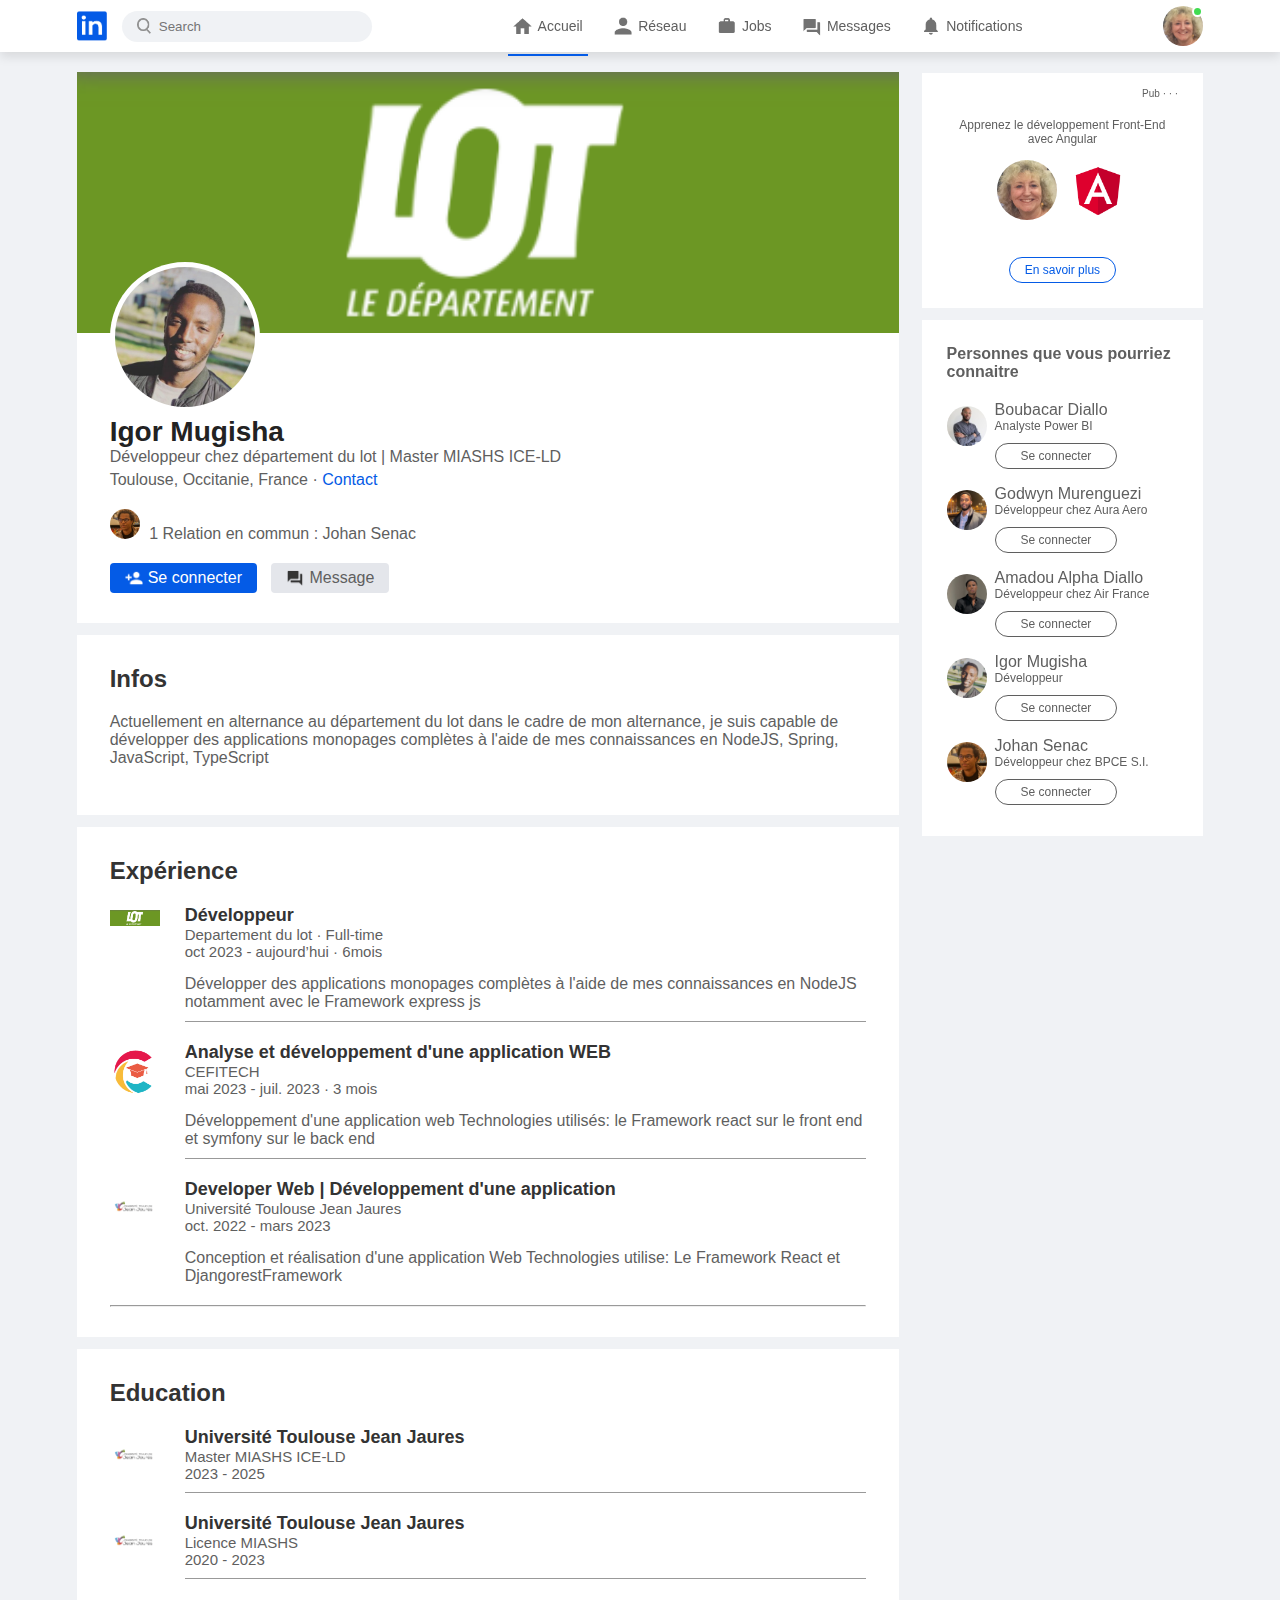
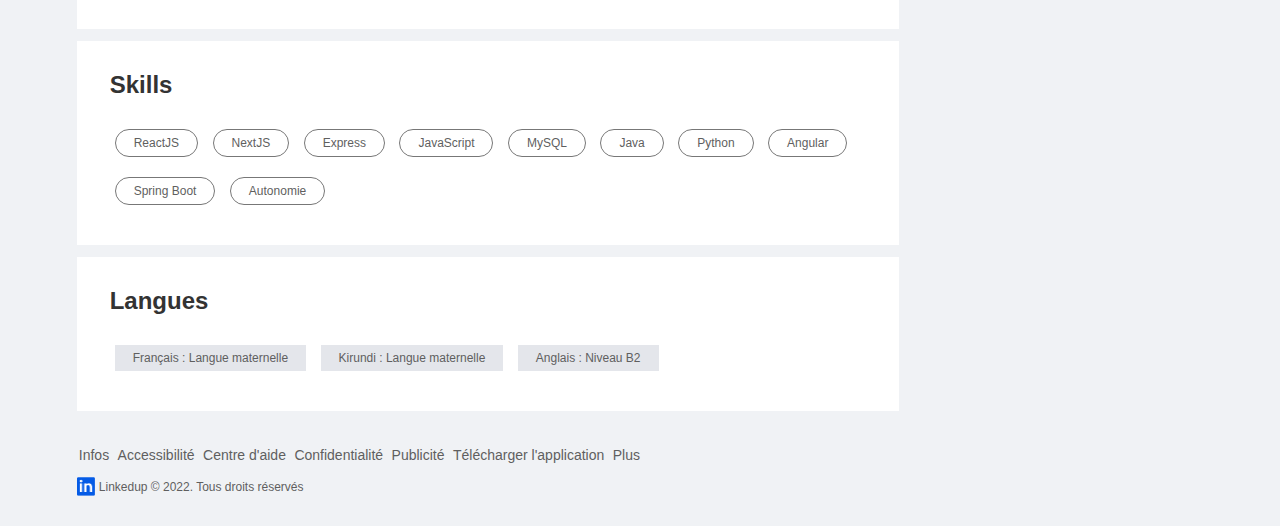
<file: profile_igor.html>
<!DOCTYPE html>
<html lang="en">
<head>
    <meta charset="UTF-8">
    <meta http-equiv="X-UA-Compatible" content="IE=edge">
    <meta name="viewport" content="width=device-width, initial-scale=1.0">
    <title>Projet Communication Johan Senac Igor Mugisha</title>
    <link rel="stylesheet" href="style.css">
</head>
<body>

<nav class="navbar">
    <div class="navbar-left">
        <a href="index.html" class="logo"><img src="images/logo.png"></a>

        <div class="search-box">
            <img src="images/search.png">
            <input type="text" placeholder="Search">
        </div>

    </div>
    <div class="navbar-center">
        <ul>
            <li><a href="index.html" class="active-link"><img src="images/home.png"> <span>Accueil</span></a></li>
            <li><a href="#"><img src="images/network.png"> <span>Réseau</span></a></li>
            <li><a href="#"><img src="images/jobs.png"> <span>Jobs</span></a></li>
            <li><a href="#"><img src="images/message.png"> <span>Messages</span></a></li>
            <li><a href="#"><img src="images/notification.png"> <span>Notifications</span></a></li>
        </ul>
    </div>
    <div class="navbar-right">
        <div class="online">
            <img src="images/prof.jpg" class="nav-profile-img" onclick="toggleMenu()">
        </div>
    </div>
<!-- --------------- profile-drop-down-menu---------- -->
<div class="profile-menu-wrap" id="profileMenu">
    <div class="profile-menu">
        <div class="user-info">
            <img src="images/prof.jpg">
            <div>
                <h3>Danielle Deymier</h3>
            </div>
        </div>
        <hr>
        <a href="#" class="profile-menu-link">
            <img src="images/feedback.png">
            <p>Donnez votre avis</p>
            <span>></span>
        </a>
        <a href="#" class="profile-menu-link">
            <img src="images/setting.png">
            <p>Paramètres & confidentialité</p>
            <span>></span>
        </a>
        <a href="#" class="profile-menu-link">
            <img src="images/help.png">
            <p>Aide & Support</p>
            <span>></span>
        </a>
        <a href="#" class="profile-menu-link">
            <img src="images/display.png">
            <p>Affichage & Accessibilité</p>
            <span>></span>
        </a>
        <a href="#" class="profile-menu-link">
            <img src="images/logout.png">
            <p>Déconnexion</p>
            <span>></span>
        </a>
    </div>
</div>

</nav>

<!-- -------------- navbar close-------- -->

<div class="container">
<div class="profile-main">
    <div class="profile-container">
        <img src="images/logo_nouv.png" width="100%">
        <div class="profile-container-inner">
            <img src="images/user-2.png" class="profile-pic">
            <h1>Igor Mugisha</h1>
            <b>Développeur  chez département du lot | Master MIASHS ICE-LD</b>
            <p>Toulouse, Occitanie, France &middot; <a href="images/CV_igor_mugisha-1.png">Contact</a></p>
            <div class="mutual-connection">
                <a href="./profileJohan.html">
                    <img src="images/user-1.png">
                    <span>1 Relation en commun : Johan Senac</span>
                </a>
            </div>
            <div class="profile-btn">
                <a class="primary-btn"><img src="images/connect.png">Se connecter</a>
                <a><img src="images/chat.png">Message</a>
            </div>
        </div>
    </div>

    <div class="profile-description">
        <h2>Infos</h2>
        <p>Actuellement en alternance au département du lot dans le cadre de mon alternance, je suis capable de développer des applications monopages complètes à l'aide de mes connaissances en  NodeJS, Spring, JavaScript, TypeScript <br>
        <br></p>
    </div>

    <div class="profile-description">
        <h2>Expérience</h2>
        <div class="profile-desc-row">
            <img src="images/logo_nouv.png">
            <div>
                <h3>Développeur</h3>
                <b>Departement du lot &middot; Full-time</b>
                <b>oct 2023 - aujourd’hui  &middot; 6mois</b>
                <p> Développer des applications monopages complètes à l'aide de mes connaissances en NodeJS notamment avec le Framework express js</p>
                <hr>
            </div>
        </div>
        <div class="profile-desc-row">
            <img src="images/cefitech.png">
            <div>
                <h3> Analyse et développement d'une application WEB</h3>
                <b>CEFITECH</b>
                <b>mai 2023 -  juil. 2023 &middot; 3 mois</b>
                <p>Développement d'une application web
                    Technologies utilisés: le Framework react sur le front end et symfony sur le back end</p>
                <hr>
            </div>
        </div>
        <div class="profile-desc-row">
            <img src="images/jean_jaures.png">
            <div>
                <h3>Developer Web | Développement d'une application</h3>
                <b>Université Toulouse Jean Jaures </b>
                <b>oct. 2022 - mars 2023 </b>
                <p>Conception et réalisation d'une application Web 
                    Technologies utilise: Le Framework React et DjangorestFramework</p>
            </div>
        </div>
        <hr>
    </div>

    <div class="profile-description">
        <h2>Education</h2>
        <div class="profile-desc-row">
            <img src="images/jean_jaures.png">
            <div>
                <h3>Université Toulouse Jean Jaures</h3>
                <b> Master MIASHS ICE-LD </b>
                <b>2023 - 2025</b>
                <hr>
            </div>
        </div>
        <div class="profile-desc-row">
            <img src="images/jean_jaures.png">
            <div>
                <h3>Université Toulouse Jean Jaures</h3>
                <b>Licence MIASHS </b>
                <b>2020 - 2023</b>
                <hr>
            </div>
        </div>
    </div>
    <div class="profile-description">
        <h2>Skills</h2>
        <a href="#" class="skills-btn">ReactJS</a>
        <a href="#" class="skills-btn">NextJS</a>
        <a href="#" class="skills-btn">Express</a>
        <a href="#" class="skills-btn">JavaScript</a>
        <a href="#" class="skills-btn">MySQL</a>
        <a href="#" class="skills-btn">Java</a>
        <a href="#" class="skills-btn">Python</a>
        <a href="#" class="skills-btn">Angular</a>
        <a href="#" class="skills-btn">Spring Boot</a>
        <a href="#" class="skills-btn">Autonomie</a>
    </div>
    <div class="profile-description">
        <h2>Langues</h2>
        <a href="#" class="language-btn">Français : Langue maternelle</a>
        <a href="#" class="language-btn">Kirundi : Langue maternelle</a>
        <a href="#" class="language-btn">Anglais : Niveau B2</a>
    </div>


</div>
<!-- ------profile-sidebar------ -->
    <div class="profile-sidebar">

        <div class="sidebar-ad">
            <small>Pub &middot; &middot; &middot;</small>
            <p>Apprenez le développement Front-End avec Angular</p>
            <div>
                <img src="images/prof.jpg">
                <img src="images/mi-logo.png">
            </div>
            <b></b>
            <a href="#" class="ad-link">En savoir plus</a>
        </div>

        <div class="sidebar-people">
            <h3>Personnes que vous pourriez connaitre</h3>
            <div class="sidebar-people-row">
                <img src="images/user-3.png">
                <div>
                    <h2>Boubacar Diallo</h2>
                    <p>Analyste Power BI</p>
                    <a href="#">Se connecter</a>
                </div>
            </div>
            <div class="sidebar-people-row">
                <img src="images/user-4.png">
                <div>
                    <h2>Godwyn Murenguezi</h2>
                    <p>Développeur chez Aura Aero</p>
                    <a href="#">Se connecter</a>
                </div>
            </div>
            <div class="sidebar-people-row">
                <img src="images/user-5.png">
                <div>
                    <h2>Amadou Alpha Diallo</h2>
                    <p>Développeur chez Air France</p>
                    <a href="#">Se connecter</a>
                </div>
            </div>
            <div class="sidebar-people-row">
                <img src="images/user-2.png">
                <div>
                    <h2>Igor Mugisha</h2>
                    <p>Développeur</p>
                    <a href="#">Se connecter</a>
                </div>
            </div>
            <div class="sidebar-people-row">
                <img src="images/user-1.png">
                <div>
                    <h2>Johan Senac</h2>
                    <p>Développeur chez BPCE S.I.</p>
                    <a href="#">Se connecter</a>
                </div>
            </div>
        </div>

    </div>
</div>



<div class="profile-footer">
    <div class="sidebar-useful-links">
        <a href="#">Infos</a>
        <a href="#">Accessibilité</a>
        <a href="#">Centre d'aide</a>
        <a href="#">Confidentialité</a>
        <a href="#">Publicité</a>
        <a href="#">Télécharger l'application</a>
        <a href="#">Plus</a>

        <div class="copyright-msg">
            <img src="images/logo.png">
            <p>Linkedup &#169; 2022. Tous droits réservés</p>
        </div>
    </div>
</div>



<script>

    let profileMenu = document.getElementById("profileMenu");

    function toggleMenu(){
        profileMenu.classList.toggle("open-menu");
    }

</script>
    
</body>
</html>
</file>
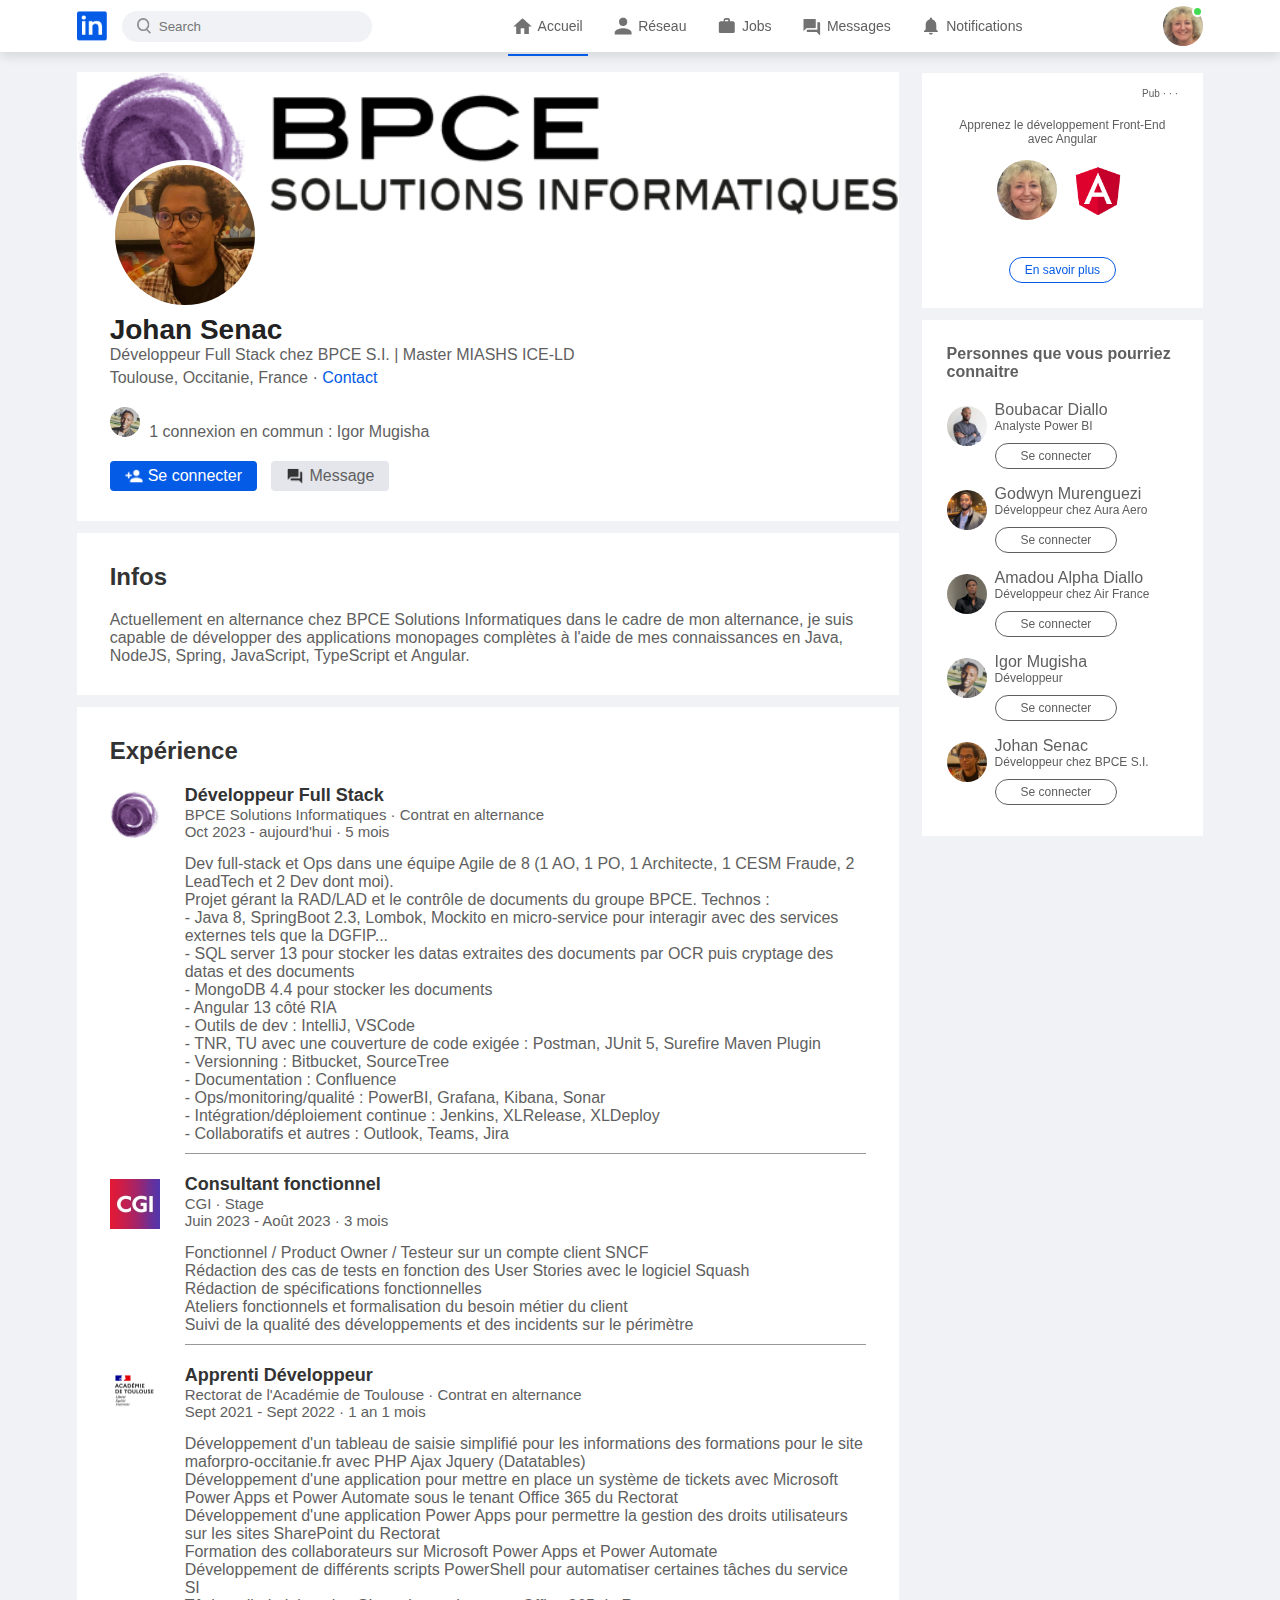
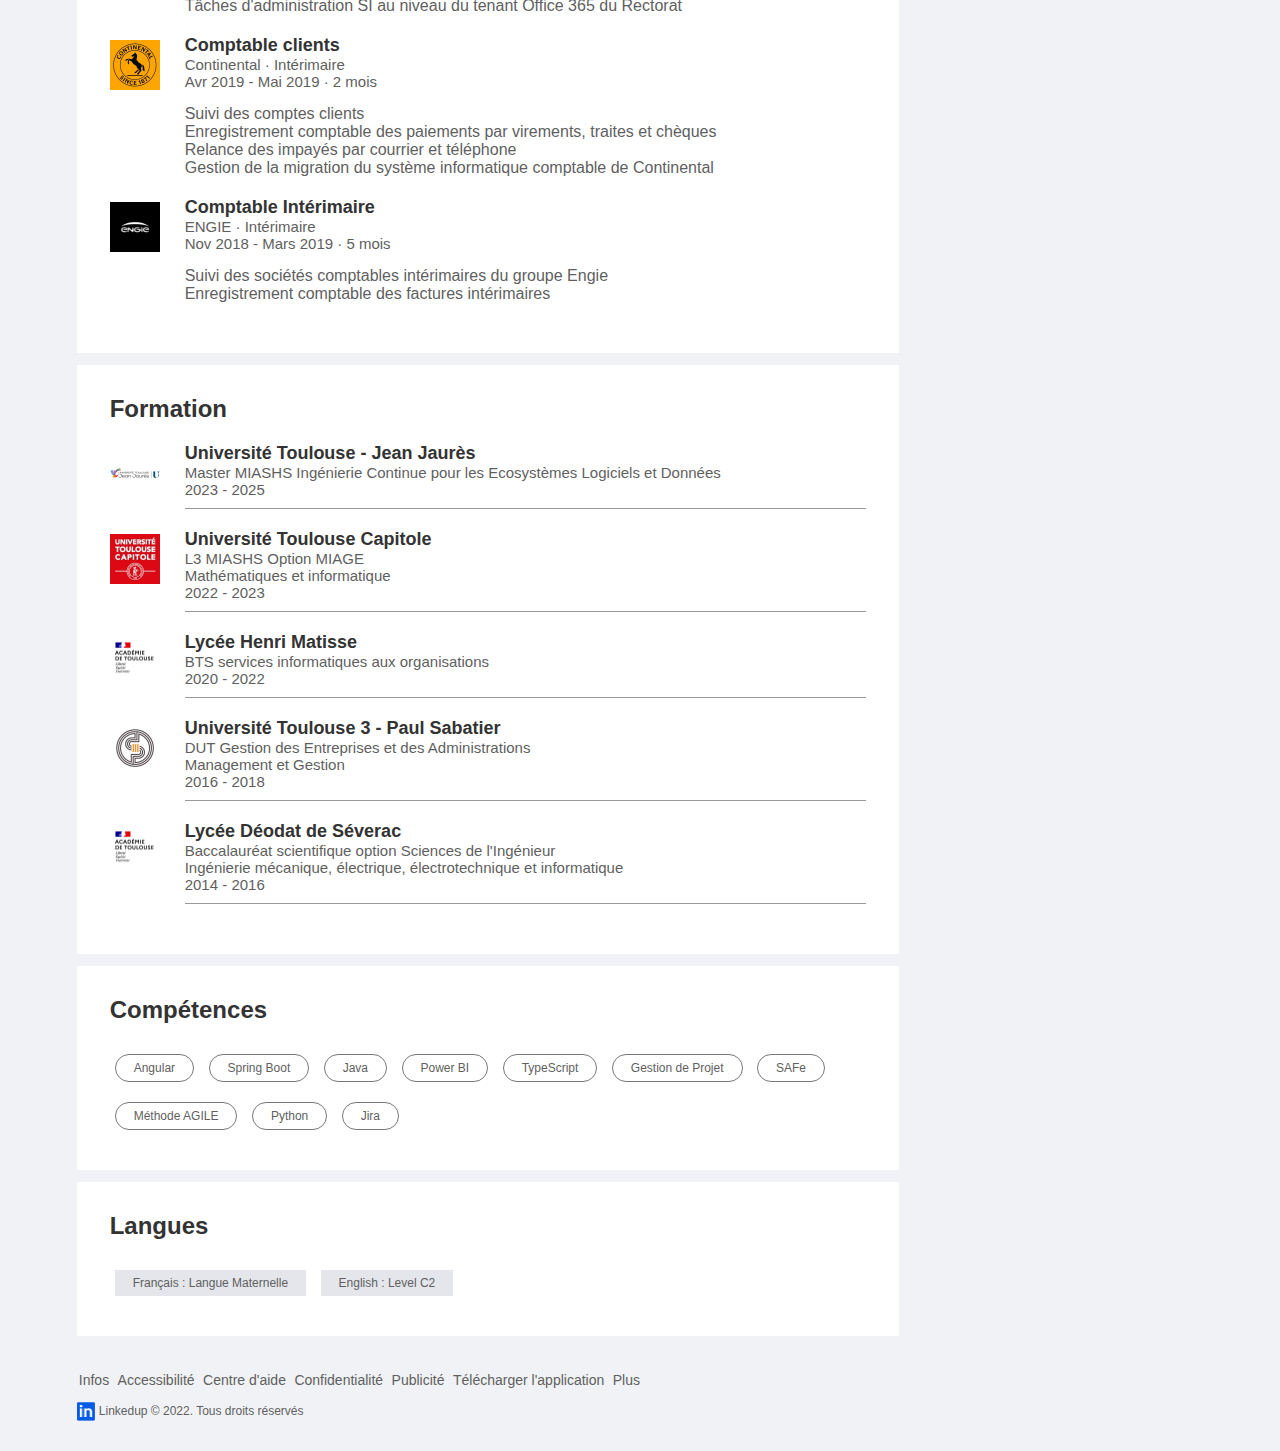
<file: profileJohan.html>
<!DOCTYPE html>
<html lang="en">
<head>
    <meta charset="UTF-8">
    <meta http-equiv="X-UA-Compatible" content="IE=edge">
    <meta name="viewport" content="width=device-width, initial-scale=1.0">
    <title>Projet Communication Johan Senac Igor Mugisha</title>
    <link rel="stylesheet" href="style.css">
</head>
<body>

<nav class="navbar">
    <div class="navbar-left">
        <a href="index.html" class="logo"><img src="images/logo.png"></a>

        <div class="search-box">
            <img src="images/search.png">
            <input type="text" placeholder="Search">
        </div>

    </div>
    <div class="navbar-center">
        <ul>
            <li><a href="index.html" class="active-link"><img src="images/home.png"> <span>Accueil</span></a></li>
            <li><a href="#"><img src="images/network.png"> <span>Réseau</span></a></li>
            <li><a href="#"><img src="images/jobs.png"> <span>Jobs</span></a></li>
            <li><a href="#"><img src="images/message.png"> <span>Messages</span></a></li>
            <li><a href="#"><img src="images/notification.png"> <span>Notifications</span></a></li>
        </ul>
    </div>
    <div class="navbar-right">
        <div class="online">
            <img src="images/prof.jpg" class="nav-profile-img" onclick="toggleMenu()">
        </div>
    </div>
<!-- --------------- profile-drop-down-menu---------- -->
<div class="profile-menu-wrap" id="profileMenu">
    <div class="profile-menu">
        <div class="user-info">
            <img src="images/prof.jpg">
            <div>
                <h3>Danielle Deymier</h3>
            </div>
        </div>
        <hr>
        <a href="#" class="profile-menu-link">
            <img src="images/feedback.png">
            <p>Donnez votre avis</p>
            <span>></span>
        </a>
        <a href="#" class="profile-menu-link">
            <img src="images/setting.png">
            <p>Paramètres & confidentialité</p>
            <span>></span>
        </a>
        <a href="#" class="profile-menu-link">
            <img src="images/help.png">
            <p>Aide & Support</p>
            <span>></span>
        </a>
        <a href="#" class="profile-menu-link">
            <img src="images/display.png">
            <p>Affichage & Accessibilité</p>
            <span>></span>
        </a>
        <a href="#" class="profile-menu-link">
            <img src="images/logout.png">
            <p>Déconnexion</p>
            <span>></span>
        </a>
    </div>
</div>

</nav>

<!-- -------------- navbar close-------- -->

<div class="container">
<div class="profile-main">
    <div class="profile-container">
        <img src="images/cover-pic.png" width="100%">
        <div class="profile-container-inner">
            <img src="images/user-1.png" class="profile-pic">
            <h1>Johan Senac</h1>
            <b>Développeur Full Stack chez BPCE S.I. | Master MIASHS ICE-LD</b>
            <p>Toulouse, Occitanie, France &middot; <a href="images/cv_johan_senac.png">Contact</a></p>
            <div class="mutual-connection">
                <a href="./profile_igor.html">
                    <img src="images/user-2.png">
                    <span>1 connexion en commun : Igor Mugisha</span>
                </a>
            </div>
            <div class="profile-btn">
                <a class="primary-btn"><img src="images/connect.png">Se connecter</a>
                <a><img src="images/chat.png">Message</a>
            </div>
        </div>
    </div>

    <div class="profile-description">
        <h2>Infos</h2>
        <p>Actuellement en alternance chez BPCE Solutions Informatiques dans le cadre de mon alternance, je suis capable de développer des applications monopages complètes à l'aide de mes connaissances en Java, NodeJS, Spring, JavaScript, TypeScript et Angular. <br></p>
    </div>

    <div class="profile-description">
        <h2>Expérience</h2>
        <div class="profile-desc-row">
            <img src="images/bpcesquare.jpg">
            <div>
                <h3>Développeur Full Stack</h3>
                <b>BPCE Solutions Informatiques &middot; Contrat en alternance</b>
                <b>Oct 2023 - aujourd'hui &middot; 5 mois</b>
                <p>Dev full-stack et Ops dans une équipe Agile de 8 (1 AO, 1 PO, 1 Architecte, 1 CESM Fraude, 2 LeadTech et 2 Dev dont moi). <br>
                     Projet gérant la RAD/LAD et le contrôle de documents du groupe BPCE. Technos : <br>
                    - Java 8, SpringBoot 2.3, Lombok, Mockito en micro-service pour interagir avec des services externes tels que la DGFIP... <br>
                    - SQL server 13 pour stocker les datas extraites des documents par OCR puis cryptage des datas et des documents <br>
                    - MongoDB 4.4 pour stocker les documents <br>
                    - Angular 13 côté RIA <br>
                    - Outils de dev : IntelliJ, VSCode <br>
                    - TNR, TU avec une couverture de code exigée : Postman, JUnit 5, Surefire Maven Plugin <br>
                    - Versionning : Bitbucket, SourceTree <br>
                    - Documentation : Confluence <br>
                    - Ops/monitoring/qualité : PowerBI, Grafana, Kibana, Sonar <br>
                    - Intégration/déploiement continue : Jenkins, XLRelease, XLDeploy <br>
                    - Collaboratifs et autres : Outlook, Teams, Jira 
                    </p>
                <hr>
            </div>
        </div>
        <div class="profile-desc-row">
            <img src="images/cgi_logo.png">
            <div>
                <h3>Consultant fonctionnel</h3>
                <b>CGI &middot; Stage</b>
                <b>Juin 2023 - Août 2023 &middot; 3 mois</b>
                <p>Fonctionnel / Product Owner / Testeur sur un compte client SNCF <br>
                    Rédaction des cas de tests en fonction des User Stories avec le logiciel Squash <br>
                    Rédaction de spécifications fonctionnelles <br>
                    Ateliers fonctionnels et formalisation du besoin métier du client <br>
                    Suivi de la qualité des développements et des incidents sur le périmètre</p>
                <hr>
            </div>
        </div>
        <div class="profile-desc-row">
            <img src="images/rectorat.png">
            <div>
                <h3>Apprenti Développeur</h3>
                <b>Rectorat de l'Académie de Toulouse &middot; Contrat en alternance</b>
                <b>Sept 2021 - Sept 2022 &middot; 1 an 1 mois</b>
                <p>Développement d'un tableau de saisie simplifié pour les informations des
                    formations pour le site maforpro-occitanie.fr avec PHP Ajax Jquery
                    (Datatables) <br>
                    Développement d'une application pour mettre en place un système de tickets
                    avec Microsoft Power Apps et Power Automate sous le tenant Office 365 du
                    Rectorat <br>
                    Développement d'une application Power Apps pour permettre la gestion des droits utilisateurs sur les sites SharePoint du Rectorat <br>
                    Formation des collaborateurs sur Microsoft Power Apps et Power Automate <br>
                    Développement de différents scripts PowerShell pour automatiser certaines
                    tâches du service SI <br>
                    Tâches d'administration SI au niveau du tenant Office 365 du Rectorat</p>
            </div>
        </div>
        <div class="profile-desc-row">
            <img src="images/continental.png">
            <div>
                <h3>Comptable clients</h3>
                <b>Continental &middot; Intérimaire</b>
                <b>Avr 2019 - Mai 2019 &middot; 2 mois</b>
                <p>Suivi des comptes clients <br>
                    Enregistrement comptable des paiements par virements, traites et chèques <br>
                    Relance des impayés par courrier et téléphone <br>
                    Gestion de la migration du système informatique comptable de Continental</p>
            </div>
        </div>
        <div class="profile-desc-row">
            <img src="images/engie.jpg">
            <div>
                <h3>Comptable Intérimaire</h3>
                <b>ENGIE &middot; Intérimaire</b>
                <b>Nov 2018 - Mars 2019 &middot; 5 mois</b>
                <p>Suivi des sociétés comptables intérimaires du groupe Engie <br>
                    Enregistrement comptable des factures intérimaires
            </div>
        </div>
    </div>

    <div class="profile-description">
        <h2>Formation</h2>
        <div class="profile-desc-row">
            <img src="images/ut2j.png">
            <div>
                <h3>Université Toulouse - Jean Jaurès</h3>
                <b>Master MIASHS Ingénierie Continue pour les Ecosystèmes Logiciels et Données</b>
                <b>2023 - 2025</b>
                <hr>
            </div>
        </div>
        <div class="profile-desc-row">
            <img src="images/ut1.jpg">
            <div>
                <h3>Université Toulouse Capitole</h3>
                <b>L3 MIASHS Option MIAGE</b>
                <b>Mathématiques et informatique</b>
                <b>2022 - 2023</b>
                <hr>
            </div>
        </div>
        <div class="profile-desc-row">
            <img src="images/rectorat.png">
            <div>
                <h3>Lycée Henri Matisse</h3>
                <b>BTS services informatiques aux organisations</b>
                <b>2020 - 2022</b>
                <hr>
            </div>
        </div>
        <div class="profile-desc-row">
            <img src="images/paulsab.png">
            <div>
                <h3>Université Toulouse 3 - Paul Sabatier</h3>
                <b>DUT Gestion des Entreprises et des Administrations</b>
                <b>Management et Gestion</b>
                <b>2016 - 2018</b>
                <hr>
            </div>
        </div>
        <div class="profile-desc-row">
            <img src="images/rectorat.png">
            <div>
                <h3>Lycée Déodat de Séverac</h3>
                <b>Baccalauréat scientifique option Sciences de l'Ingénieur</b>
                <b>Ingénierie mécanique, électrique, électrotechnique et informatique</b>
                <b>2014 - 2016</b>
                <hr>
            </div>
        </div>
    </div>
    <div class="profile-description">
        <h2>Compétences</h2>
        <a href="#" class="skills-btn">Angular</a>
        <a href="#" class="skills-btn">Spring Boot</a>
        <a href="#" class="skills-btn">Java</a>
        <a href="#" class="skills-btn">Power BI</a>
        <a href="#" class="skills-btn">TypeScript</a>
        <a href="#" class="skills-btn">Gestion de Projet</a>
        <a href="#" class="skills-btn">SAFe</a>
        <a href="#" class="skills-btn">Méthode AGILE</a>
        <a href="#" class="skills-btn">Python</a>
        <a href="#" class="skills-btn">Jira</a>
    </div>
    <div class="profile-description">
        <h2>Langues</h2>
        <a href="#" class="language-btn">Français : Langue Maternelle</a>
        <a href="#" class="language-btn">English : Level C2</a>
    </div>


</div>
<!-- ------profile-sidebar------ -->
    <div class="profile-sidebar">

        <div class="sidebar-ad">
            <small>Pub &middot; &middot; &middot;</small>
            <p>Apprenez le développement Front-End avec Angular</p>
            <div>
                <img src="images/prof.jpg">
                <img src="images/mi-logo.png">
            </div>
            <b></b>
            <a href="#" class="ad-link">En savoir plus</a>
        </div>

        <div class="sidebar-people">
            <h3>Personnes que vous pourriez connaitre</h3>
            <div class="sidebar-people-row">
                <img src="images/user-3.png">
                <div>
                    <h2>Boubacar Diallo</h2>
                    <p>Analyste Power BI</p>
                    <a href="#">Se connecter</a>
                </div>
            </div>
            <div class="sidebar-people-row">
                <img src="images/user-4.png">
                <div>
                    <h2>Godwyn Murenguezi</h2>
                    <p>Développeur chez Aura Aero</p>
                    <a href="#">Se connecter</a>
                </div>
            </div>
            <div class="sidebar-people-row">
                <img src="images/user-5.png">
                <div>
                    <h2>Amadou Alpha Diallo</h2>
                    <p>Développeur chez Air France</p>
                    <a href="#">Se connecter</a>
                </div>
            </div>
            <div class="sidebar-people-row">
                <img src="images/user-2.png">
                <div>
                    <h2>Igor Mugisha</h2>
                    <p>Développeur</p>
                    <a href="#">Se connecter</a>
                </div>
            </div>
            <div class="sidebar-people-row">
                <img src="images/user-1.png">
                <div>
                    <h2>Johan Senac</h2>
                    <p>Développeur chez BPCE S.I.</p>
                    <a href="#">Se connecter</a>
                </div>
            </div>
        </div>

    </div>
</div>



<div class="profile-footer">
    <div class="sidebar-useful-links">
        <a href="#">Infos</a>
        <a href="#">Accessibilité</a>
        <a href="#">Centre d'aide</a>
        <a href="#">Confidentialité</a>
        <a href="#">Publicité</a>
        <a href="#">Télécharger l'application</a>
        <a href="#">Plus</a>

        <div class="copyright-msg">
            <img src="images/logo.png">
            <p>Linkedup &#169; 2022. Tous droits réservés</p>
        </div>
    </div>
</div>



<script>

    let profileMenu = document.getElementById("profileMenu");

    function toggleMenu(){
        profileMenu.classList.toggle("open-menu");
    }

</script>
    
</body>
</html>
</file>
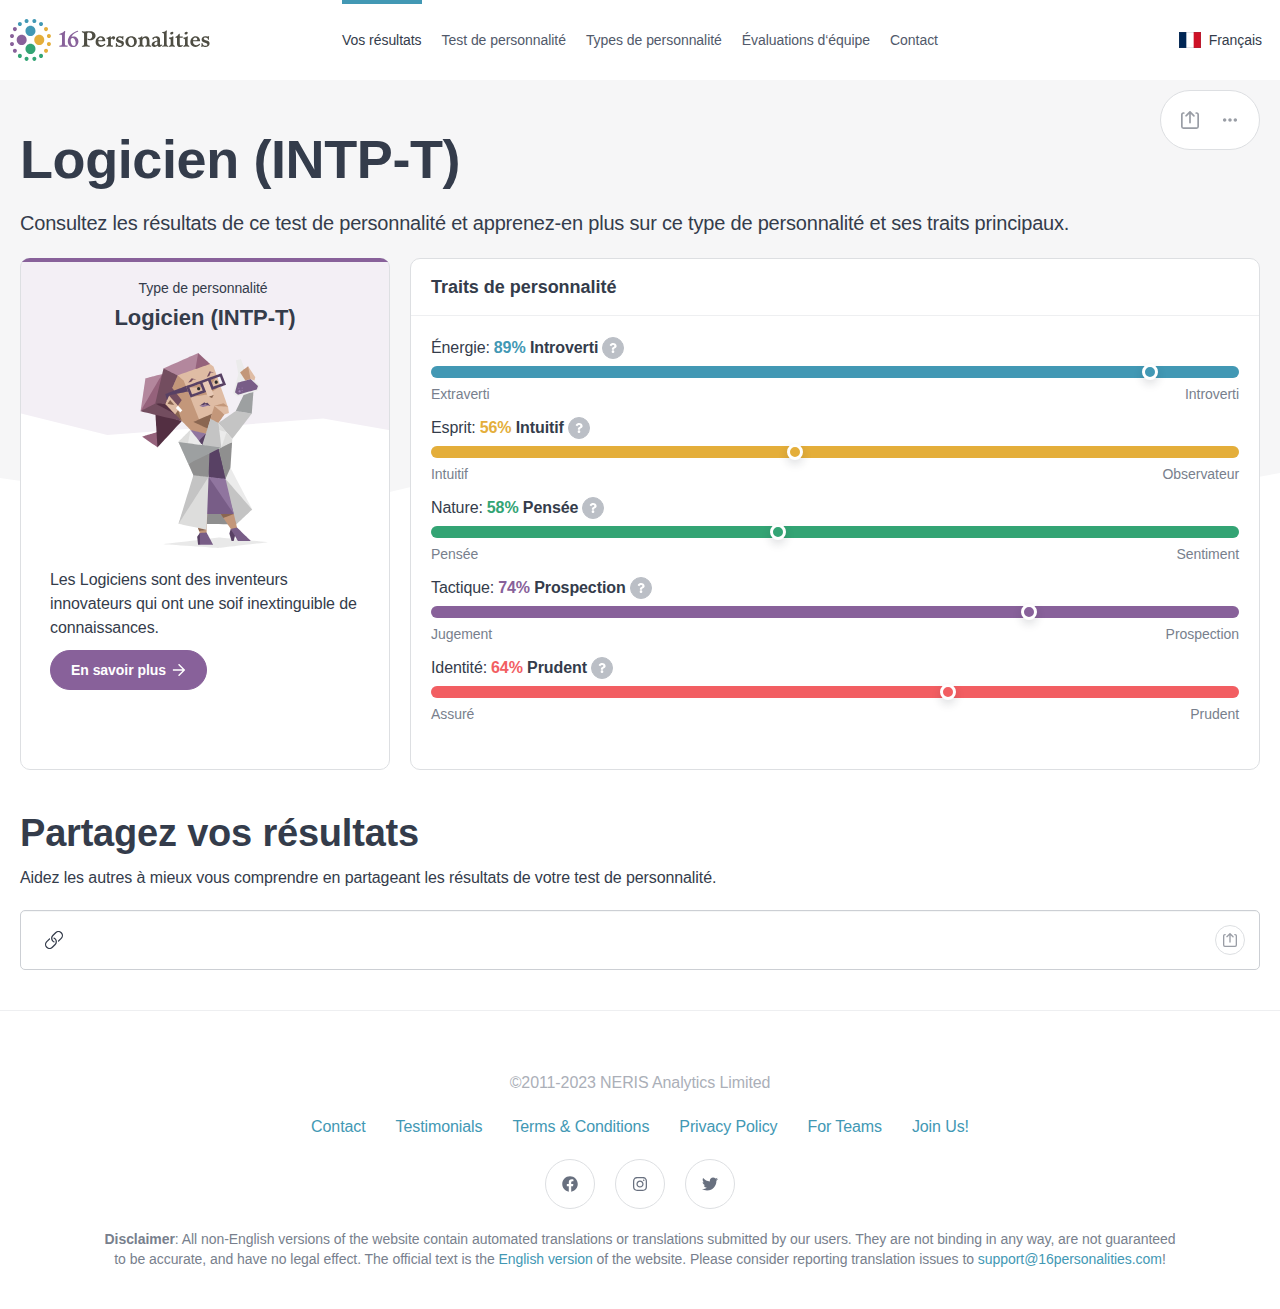
<file: images/Logicien (INTP-T) _ 16Personalities.html>
<!DOCTYPE html>
<!-- saved from url=(0058)file:///C:/Users/AdminETU/Downloads/personnaliteJohan.html -->
<html lang="fr" prefix="og: https://ogp.me/ns#"><head><meta http-equiv="Content-Type" content="text/html; charset=UTF-8">
        
		
<meta http-equiv="X-UA-Compatible" content="IE=edge">
<meta name="viewport" content="width=device-width, initial-scale=1">
<meta name="description" content="">
<meta name="author" content="">

<meta name="csrf-token" content="TxhknZDaruS7TejWJNTulw1XyFKnY2aVxVXxQrkK">
<meta name="app-version" content="v2.7.10">
<meta name="app-route" content="fr/profile-public">
<meta name="app-bs-uid" content="0">
<meta name="api-token" content="">
<meta name="app-locale" content="fr">

<meta property="fb:app_id" content="326516237427150">
<meta property="og:site_name" content="16Personalities">
<meta property="og:title" content="Logicien (INTP-T) | 16Personalities">
<meta property="og:image" content="https://www.16personalities.com/static/images/social/intp.png">
<meta property="og:image:secure_url" content="https://www.16personalities.com/static/images/social/intp.png"> 
<meta property="og:url" content="https://www.16personalities.com/fr/r%C3%A9sultats/intp-t/x/raqdel777">
<title>Logicien (INTP-T) | 16Personalities</title>

<link rel="icon" type="image/png" href="https://www.16personalities.com/static/images/favicons/favicon-96x96.png" sizes="96x96">
<link rel="icon" type="image/png" href="https://www.16personalities.com/static/images/favicons/favicon-32x32.png" sizes="32x32">
<link rel="icon" type="image/png" href="https://www.16personalities.com/static/images/favicons/favicon-16x16.png" sizes="16x16">

<link rel="stylesheet" href="./Logicien (INTP-T) _ 16Personalities_files/c3r5bgnvcmu--yZlujV1l.css"><link rel="preload" href="./Logicien (INTP-T) _ 16Personalities_files/c3r5bgnvcmu--yZlujV1l.css" as="style"><link rel="stylesheet" href="./Logicien (INTP-T) _ 16Personalities_files/c3r5bgxhcmdl--ikev2X3V.css" media="screen and (min-width: 768px)">
<link rel="stylesheet" href="./Logicien (INTP-T) _ 16Personalities_files/c3r5bgzvbnrz--rHJppUf0.css"><link rel="preload" href="./Logicien (INTP-T) _ 16Personalities_files/c3r5bgzvbnrz--rHJppUf0.css" as="style">


<link rel="preconnect" href="https://fonts.googleapis.com/">
<link rel="preconnect" href="https://fonts.gstatic.com/" crossorigin="">

<link rel="stylesheet" href="./Logicien (INTP-T) _ 16Personalities_files/css2">

<link rel="stylesheet" href="./Logicien (INTP-T) _ 16Personalities_files/zm9udcvzb21l--Z-XTCRVx.css"><link rel="preload" href="./Logicien (INTP-T) _ 16Personalities_files/zm9udcvzb21l--Z-XTCRVx.css" as="style">

    <link rel="stylesheet" href="./Logicien (INTP-T) _ 16Personalities_files/c3r5bgutbmv3--cmEjeSRp.css"><link rel="stylesheet" href="./Logicien (INTP-T) _ 16Personalities_files/c3r5bgjnzq--QrM6sLeb.css" media="screen and (min-width: 768px)">
            <link rel="stylesheet" href="./Logicien (INTP-T) _ 16Personalities_files/bgvnywxlcw--uHobiUPe.css"><link rel="stylesheet" href="./Logicien (INTP-T) _ 16Personalities_files/bgvnywfyz2u--1ptZeugC.css" media="screen and (min-width: 768px)">
        


<link rel="stylesheet" href="./Logicien (INTP-T) _ 16Personalities_files/aw50zxlszxm--ppaQ8KO5.css"><link rel="preload" href="./Logicien (INTP-T) _ 16Personalities_files/aw50zxlszxm--ppaQ8KO5.css" as="style"><link rel="stylesheet" href="./Logicien (INTP-T) _ 16Personalities_files/aw50zxxhcmdl--uyHIkqvj.css" media="screen and (min-width: 768px)">

<link rel="preconnect" href="https://fonts.googleapis.com/">
<link rel="preconnect" href="https://fonts.gstatic.com/" crossorigin="">

    <link rel="stylesheet" href="./Logicien (INTP-T) _ 16Personalities_files/css2(1)">

<link rel="canonical" href="https://www.16personalities.com/fr/r%C3%A9sultats/intp-t/x/raqdel777">


    


<script>

    window.ga=window.ga||function(){(ga.q=ga.q||[]).push(arguments)};ga.l=+new Date;

    ga('create', 'UA-27031617-1', 'auto');
    ga('set', 'anonymizeIp', true);

</script>

<script async="" src="./Logicien (INTP-T) _ 16Personalities_files/analytics.js.téléchargement"></script>


    <script async="" src="./Logicien (INTP-T) _ 16Personalities_files/js"></script>

    <script>

        window.dataLayer = window.dataLayer || [];
        function gtag(){dataLayer.push(arguments);}
        gtag('js', new Date());

        gtag('config', 'G-7YT1C03C8C', { 'anonymize_ip': true });
        // gtag('config', 'AW-735624324');

    </script>



<link rel="modulepreload" as="script" crossorigin="" href="https://www.16personalities.com/build/qxbwtg9nbw--rIHQRaAz.js"><link rel="modulepreload" as="script" crossorigin="" href="https://www.16personalities.com/build/dmvuzgllcw--maZ1JUQa.js"><link rel="modulepreload" as="script" crossorigin="" href="https://www.16personalities.com/build/dmvuzgvuzg9y--xPdoAz6C.js"><link rel="modulepreload" as="script" crossorigin="" href="https://www.16personalities.com/build/dmvuzgf4aw9z--MHdhXpxI.js"><link rel="modulepreload" as="script" crossorigin="" href="https://www.16personalities.com/build/dmvuzgfzaa--vxIA1sTL.js"><link rel="modulepreload" as="script" crossorigin="" href="https://www.16personalities.com/build/dmvuzgrlcg--14aRBq39.js"><link rel="modulepreload" as="script" crossorigin="" href="https://www.16personalities.com/build/qxbwtmlkzgxl--FqpNyna0.js"><link rel="modulepreload" as="script" crossorigin="" href="https://www.16personalities.com/build/agfzlx10ywjz--uJo-PyIN.js"><link rel="modulepreload" as="script" crossorigin="" href="https://www.16personalities.com/build/dxnlcy5hdg--5J4AMxSd.js"><link rel="modulepreload" as="script" crossorigin="" href="https://www.16personalities.com/build/qxbwtmlnahq--w89NiaQT.js"><link rel="modulepreload" as="script" crossorigin="" href="https://www.16personalities.com/build/tmf2tw9nz2xl--zAoauvc5.js"><link rel="stylesheet" href="./Logicien (INTP-T) _ 16Personalities_files/tmf2tw9nz2xl--tbMh5GfD.css"><link rel="modulepreload" as="script" crossorigin="" href="https://www.16personalities.com/build/qxbwtm9iawxl--cOBTuZx9.js"><link rel="modulepreload" as="script" crossorigin="" href="https://www.16personalities.com/build/ymluzhtleq--bu8hKGCW.js"><link rel="modulepreload" as="script" crossorigin="" href="https://www.16personalities.com/build/znjlzx1ib2r5--0KbBbgwh.js"><link rel="modulepreload" as="script" crossorigin="" href="https://www.16personalities.com/build/ynvzynvz--OGpn6619.js"><link rel="stylesheet" href="./Logicien (INTP-T) _ 16Personalities_files/qxbwtm9iawxl--tP3wWVS6.css"><link rel="modulepreload" as="script" crossorigin="" href="https://www.16personalities.com/build/u3rhbmvlc3q--pm8yQpdi.js"><link rel="modulepreload" as="script" crossorigin="" href="https://www.16personalities.com/build/d2fpdhjlywr5--vL4nvLmk.js"><link rel="modulepreload" as="script" crossorigin="" href="https://www.16personalities.com/build/u2hhcmrlcg--xREAzlgv.js"><link rel="stylesheet" href="./Logicien (INTP-T) _ 16Personalities_files/u2hhcmrlcg--u2mrtMyP.css"><link rel="modulepreload" as="script" crossorigin="" href="https://www.16personalities.com/build/u2vhcm9kyww--wpym1ejb.js"><link rel="modulepreload" as="script" crossorigin="" href="https://www.16personalities.com/build/x0fic3rhba--dcrNSQL_.js"><link rel="stylesheet" href="./Logicien (INTP-T) _ 16Personalities_files/u2vhcm9kyww--GByUZX5H.css"><link rel="modulepreload" as="script" crossorigin="" href="https://www.16personalities.com/build/qxv0ae9naw4--2UHpc22c.js"><link rel="modulepreload" as="script" crossorigin="" href="https://www.16personalities.com/build/yxr0zwdpbg--VHNG8cTo.js"><link rel="modulepreload" as="script" crossorigin="" href="https://www.16personalities.com/build/qxv0aedvcmq--0qMuoz9_.js"><link rel="modulepreload" as="script" crossorigin="" href="https://www.16personalities.com/build/c2vuzh9kzq--H4AN8UDJ.js"><link rel="modulepreload" as="script" crossorigin="" href="https://www.16personalities.com/build/qxv0aef0aw9u--cwdnNDw9.js"><link rel="modulepreload" as="script" crossorigin="" href="https://www.16personalities.com/build/qxv0aef0aw9u--IhKQFth3.js"><link rel="modulepreload" as="script" crossorigin="" href="https://www.16personalities.com/build/qxv0aen0zxi--jLCyKpDu.js"><link rel="stylesheet" href="./Logicien (INTP-T) _ 16Personalities_files/qxv0aen0zxi--WiqqUI27.css"><link rel="modulepreload" as="script" crossorigin="" href="https://www.16personalities.com/build/tw9kywjvbnlt--t-4QgPWc.js"><link rel="stylesheet" href="./Logicien (INTP-T) _ 16Personalities_files/tw9kywjvbnlt--gsqYgaO2.css"><link rel="modulepreload" as="script" crossorigin="" href="https://www.16personalities.com/build/qxbwtw5maxjt--u8PIBAOE.js"><link rel="modulepreload" as="script" crossorigin="" href="https://www.16personalities.com/build/qxbwrxjyb3jz--fZyRobJv.js"><link rel="stylesheet" href="./Logicien (INTP-T) _ 16Personalities_files/qxbwrxjyb3jz--BwjmfOpj.css"><link rel="modulepreload" as="script" crossorigin="" href="https://www.16personalities.com/build/rm9vdg9jawfs--ws6TpHUw.js"><link rel="stylesheet" href="./Logicien (INTP-T) _ 16Personalities_files/rm9vdg9jawfs--oQtIKXaO.css"><link rel="modulepreload" as="script" crossorigin="" href="https://www.16personalities.com/build/u3rhbm50zw50--H7SRJxDo.js"><link rel="modulepreload" as="script" crossorigin="" href="./Logicien (INTP-T) _ 16Personalities_files/app-TrdYJ6bt.js.téléchargement"><link rel="stylesheet" href="./Logicien (INTP-T) _ 16Personalities_files/yxbwyxbw--X40izLtA.css"><link rel="stylesheet" href="./Logicien (INTP-T) _ 16Personalities_files/u3rhbm50zw50--CBiMPXU1.css"><link rel="modulepreload" as="script" crossorigin="" href="https://www.16personalities.com/build/rwxnb2rhba--76beNwYT.js"><link rel="modulepreload" as="script" crossorigin="" href="https://www.16personalities.com/build/rwxcywjvdw5k--2fwRtKtz.js"><link rel="stylesheet" href="./Logicien (INTP-T) _ 16Personalities_files/rwxcywjvdw5k--h_6nsfwj.css"><link rel="stylesheet" href="./Logicien (INTP-T) _ 16Personalities_files/rwxnb2rhba--JlUgTKMx.css"><link rel="modulepreload" as="script" crossorigin="" href="https://www.16personalities.com/build/swnvbj9izq--EdWpYNU4.js"><link rel="modulepreload" as="script" crossorigin="" href="https://www.16personalities.com/build/swnvblrpbwvz--vyqUOKV2.js"><link rel="stylesheet" href="./Logicien (INTP-T) _ 16Personalities_files/swnvblrpbwvz--VgSQAPjg.css"><link rel="modulepreload" as="script" crossorigin="" href="https://www.16personalities.com/build/u29jawrlcg--b0CkIcJu.js"><link rel="modulepreload" as="script" crossorigin="" href="https://www.16personalities.com/build/swnvbkvsb3bl--s-DzZ8cO.js"><link rel="modulepreload" as="script" crossorigin="" href="https://www.16personalities.com/build/rwxjbnnszwfy--S2HI_IL7.js"><link rel="stylesheet" href="./Logicien (INTP-T) _ 16Personalities_files/rwxjbnnszwfy--v070ZWsX.css"><link rel="modulepreload" as="script" crossorigin="" href="https://www.16personalities.com/build/sw5wdxfpba--gr0o_zZR.js"><link rel="modulepreload" as="script" crossorigin="" href="https://www.16personalities.com/build/rwxjbnb1da---FETlLVs.js"><link rel="modulepreload" as="script" crossorigin="" href="https://www.16personalities.com/build/aw5wdxqtc2zj--moQn3gI-.js"><link rel="stylesheet" href="./Logicien (INTP-T) _ 16Personalities_files/rwxjbnb1da--bxPmtdFK.css"><link rel="modulepreload" as="script" crossorigin="" href="https://www.16personalities.com/build/sw5wdx9yza--uSMcwABm.js"><link rel="stylesheet" href="./Logicien (INTP-T) _ 16Personalities_files/sw5wdx9yza--_xJ3-3gp.css"><link rel="modulepreload" as="script" crossorigin="" href="https://www.16personalities.com/build/rwxdagjvea--B2A8E6mf.js"><link rel="stylesheet" href="./Logicien (INTP-T) _ 16Personalities_files/rwxdagjvea--_meyf4iw.css"><link rel="modulepreload" as="script" crossorigin="" href="https://www.16personalities.com/build/u29jawjvb2s--fDg03J1Z.js"><link rel="modulepreload" as="script" crossorigin="" href="https://www.16personalities.com/build/u29jawfncmft--TwywWFiO.js"><link rel="modulepreload" as="script" crossorigin="" href="https://www.16personalities.com/build/rwxjy2xjy29u--TeOboP_3.js"><link rel="stylesheet" href="./Logicien (INTP-T) _ 16Personalities_files/rwxjy2xjy29u--6tM5vekw.css"><link rel="modulepreload" as="script" crossorigin="" href="https://www.16personalities.com/build/rwxtag1lbnu--rhyYaymq.js"><link rel="modulepreload" as="script" crossorigin="" href="https://www.16personalities.com/build/r3jhcgixotiw--N_d5AiFe.js"><link rel="stylesheet" href="./Logicien (INTP-T) _ 16Personalities_files/r3jhcgixotiw--FRsbH26t.css"><link rel="modulepreload" as="script" crossorigin="" href="https://www.16personalities.com/build/uhjvzmrlcg--JvvjbBNt.js"><link rel="stylesheet" href="./Logicien (INTP-T) _ 16Personalities_files/uhjvzmrlcg--Uu5-8Q_L.css"><link rel="modulepreload" as="script" crossorigin="" href="https://www.16personalities.com/build/uhjvzmnhcmq--730Azipl.js"><link rel="stylesheet" href="./Logicien (INTP-T) _ 16Personalities_files/uhjvzmnhcmq--Y_rsLMkE.css"><link rel="modulepreload" as="script" crossorigin="" href="https://www.16personalities.com/build/uhjvzmrmaw5r--QxnU3OiO.js"><link rel="stylesheet" href="./Logicien (INTP-T) _ 16Personalities_files/uhjvzmrmaw5r--ZhTCKVDc.css"><link rel="modulepreload" as="script" crossorigin="" href="https://www.16personalities.com/build/rwxizwjnzw51--7GM6cX4_.js"><link rel="modulepreload" as="script" crossorigin="" href="https://www.16personalities.com/build/aw5wdxnsyxnz--TNJoc1Y5.js"><link rel="stylesheet" href="./Logicien (INTP-T) _ 16Personalities_files/rwxizwjnzw51--higGq88O.css"><link rel="modulepreload" as="script" crossorigin="" href="https://www.16personalities.com/build/rwxdyxxdyxjk--vGvALpfA.js"><link rel="modulepreload" as="script" crossorigin="" href="https://www.16personalities.com/build/rwxjbnnvchk--FOgppXLo.js"><link rel="stylesheet" href="./Logicien (INTP-T) _ 16Personalities_files/rwxjbnnvchk--nmatc7-4.css"><link rel="modulepreload" as="script" crossorigin="" href="https://www.16personalities.com/build/rwxub29sdglw--WtZJOutf.js"><link rel="stylesheet" href="./Logicien (INTP-T) _ 16Personalities_files/rwxub29sdglw--27BYLZHk.css"><link rel="modulepreload" as="script" crossorigin="" href="https://www.16personalities.com/build/rwxucmjhcg--6mbjHfD3.js"><link rel="stylesheet" href="./Logicien (INTP-T) _ 16Personalities_files/rwxucmjhcg--hsS0MSfj.css"><link rel="modulepreload" as="script" crossorigin="" href="https://www.16personalities.com/build/rwxecm1lbnu--sSdGGkKs.js"><link rel="stylesheet" href="./Logicien (INTP-T) _ 16Personalities_files/rwxecm1lbnu--l8A4Bzo6.css"><link rel="modulepreload" as="script" crossorigin="" href="https://www.16personalities.com/build/uhjvzmvvcmw--CxQYvfQv.js"><link rel="stylesheet" href="./Logicien (INTP-T) _ 16Personalities_files/uhjvzmvvcmw--30tiYkXE.css"><link rel="modulepreload" as="script" crossorigin="" href="https://www.16personalities.com/build/swnvbk1pegvk--nIqZzu4B.js"><link rel="modulepreload" as="script" crossorigin="" href="https://www.16personalities.com/build/rwxqzx5lcg--Tms7UC9-.js"><link rel="stylesheet" href="./Logicien (INTP-T) _ 16Personalities_files/rwxqzx5lcg--gmhtQtOM.css"><link rel="modulepreload" as="script" crossorigin="" href="https://www.16personalities.com/build/v3jhchrlcg--d_WiKTP5.js"><link rel="modulepreload" as="script" crossorigin="" href="https://www.16personalities.com/build/v3jhchryywc--hb7w3LDz.js"><link rel="stylesheet" href="./Logicien (INTP-T) _ 16Personalities_files/v3jhchrlcg--10wJHjpw.css"><link rel="modulepreload" as="script" crossorigin="" href="https://www.16personalities.com/build/rwxbdmjrzxi--a31V2QcU.js"><link rel="stylesheet" href="./Logicien (INTP-T) _ 16Personalities_files/rwxbdmjrzxi--O6Img_1w.css"><link rel="modulepreload" as="script" crossorigin="" href="https://www.16personalities.com/build/rwxqcmjhcg---6JtKGFz.js"><link rel="stylesheet" href="./Logicien (INTP-T) _ 16Personalities_files/rwxqcmjhcg--1p1CdgSm.css"><link rel="modulepreload" as="script" crossorigin="" href="https://www.16personalities.com/build/rwxub2rvbg--NpOoutvF.js"><link rel="modulepreload" as="script" crossorigin="" href="https://www.16personalities.com/build/rwxub2viymxl--VxiNLAQ6.js"><link rel="stylesheet" href="./Logicien (INTP-T) _ 16Personalities_files/rwxub2viymxl--LPLcT4Gx.css"><link rel="modulepreload" as="script" crossorigin="" href="https://www.16personalities.com/build/rwxtagfyzq--WGOo2rEG.js"><link rel="modulepreload" as="script" crossorigin="" href="https://www.16personalities.com/build/rwxjbndyb3vw--VNMkOZh5.js"><link rel="stylesheet" href="./Logicien (INTP-T) _ 16Personalities_files/rwxjbndyb3vw--NMhUWSph.css"><link rel="modulepreload" as="script" crossorigin="" href="https://www.16personalities.com/build/rwxmaxn0ym94--4qLhTJWx.js"><link rel="modulepreload" as="script" crossorigin="" href="https://www.16personalities.com/build/aw5wdxlvbnm--bFh4pxbw.js"><link rel="stylesheet" href="./Logicien (INTP-T) _ 16Personalities_files/rwxmaxn0ym94--Igm6nAXc.css"><link rel="modulepreload" as="script" crossorigin="" href="https://www.16personalities.com/build/u3znsgdvbg--QYJiteAq.js"><link rel="stylesheet" href="./Logicien (INTP-T) _ 16Personalities_files/u3znsgdvbg--mTUqQ9Gi.css"><link rel="modulepreload" as="script" crossorigin="" href="https://www.16personalities.com/build/u3znq2xvdwrz--yTQzVWhZ.js"><link rel="stylesheet" href="./Logicien (INTP-T) _ 16Personalities_files/u3znq2xvdwrz--VDyEKGuE.css"><link rel="modulepreload" as="script" crossorigin="" href="https://www.16personalities.com/build/u2hhcm9vaw--rA6p034Z.js"><link rel="modulepreload" as="script" crossorigin="" href="https://www.16personalities.com/build/x0fic3hhcmu--r9EwttsC.js"><link rel="stylesheet" href="./Logicien (INTP-T) _ 16Personalities_files/u2hhcm9vaw--BltmnZCY.css"><link rel="modulepreload" as="script" crossorigin="" href="https://www.16personalities.com/build/u2hhcml0dgvy--zrsvcrXl.js"><link rel="stylesheet" href="./Logicien (INTP-T) _ 16Personalities_files/u2hhcml0dgvy--lpEe7gmg.css"><link rel="modulepreload" as="script" crossorigin="" href="https://www.16personalities.com/build/swnvblnoyxjl--Z-MFfMVW.js"><link rel="modulepreload" as="script" crossorigin="" href="https://www.16personalities.com/build/swnvbklwc2lz--RZ4XYRU-.js"><link rel="stylesheet" href="./Logicien (INTP-T) _ 16Personalities_files/swnvbklwc2lz--QMNvQ2hU.css"><link rel="modulepreload" as="script" crossorigin="" href="https://www.16personalities.com/build/qw5pbwf0aw9u--LSyKoP6m.js"><link rel="modulepreload" as="script" crossorigin="" href="https://www.16personalities.com/build/yw5pbwr1bgu--h-57DuOU.js"><link rel="modulepreload" as="script" crossorigin="" href="https://www.16personalities.com/build/rwxjbwfnzq--O9KooZRM.js"><link rel="modulepreload" as="script" crossorigin="" href="https://www.16personalities.com/build/r3jhcgizoda--x55udAzZ.js"><link rel="stylesheet" href="./Logicien (INTP-T) _ 16Personalities_files/r3jhcgizoda--o4dl26sC.css"><link rel="modulepreload" as="script" crossorigin="" href="https://www.16personalities.com/build/swnvbkfycm93--VvI99_dD.js"><link rel="stylesheet" href="./Logicien (INTP-T) _ 16Personalities_files/swnvbkfycm93--SM0hOp6s.css"><link rel="modulepreload" as="script" crossorigin="" href="https://www.16personalities.com/build/swnvbln0aw9u--GpJdULON.js"><link rel="modulepreload" as="script" crossorigin="" href="https://www.16personalities.com/build/swnvbljlzg8--AoOAEvWQ.js"><link rel="modulepreload" as="script" crossorigin="" href="https://www.16personalities.com/build/swnvblryyxno--vDtDyC9b.js"><link rel="modulepreload" as="script" crossorigin="" href="https://www.16personalities.com/build/swnvbkxpbms--zKUuWYw8.js"><link rel="stylesheet" href="./Logicien (INTP-T) _ 16Personalities_files/chjpbnjpbnq--KW9U_ns_.css" type="text/css"><link rel="stylesheet" href="./Logicien (INTP-T) _ 16Personalities_files/chjpbnjpbnq--KW9U_ns_(1).css" type="text/css"></head><body role="document" class="scrolling--up"><international-translation-loader data-chunk="international-chunk" locale="fr" :right-to-left="false" :translations="[]">

<style>[v-cloak]{display:none !important;}</style>
            

    
        <ul class="sr-only">
<li><a href="https://www.16personalities.com/fr/r%C3%A9sultats/intp-t/x/raqdel777?utm_source=results-turbulent-logician&amp;utm_medium=email&amp;utm_campaign=fr&amp;utm_content=view-results#skip-content" id="access-main">Skip to main content</a></li>
<li><a href="https://www.16personalities.com/fr/r%C3%A9sultats/intp-t/x/raqdel777?utm_source=results-turbulent-logician&amp;utm_medium=email&amp;utm_campaign=fr&amp;utm_content=view-results#skip-search">Skip to search</a></li>
</ul>

        <div id="main-app" class="main-wrapper int fr"><div data-chunk=" " id="js-navbar" class="navbar sticky"><div class="logo" style="display: none;"><img src="./Logicien (INTP-T) _ 16Personalities_files/logo.svg" alt="16Personalities"></div> <a title="Homepage" class="logo guest logo__link" style="" href="https://www.16personalities.com/fr/r%C3%A9sultats/intp-t/x/raqdel777"><img src="./Logicien (INTP-T) _ 16Personalities_files/logo.svg" alt="16Personalities"></a> <nav class="sp-nav__topmiddle middle-section guest" style="display: none;"><nav class="sp-nav__topmiddle middle-section international anonymous items--5"><ul><li class="active"><a href="https://www.16personalities.com/fr/r%C3%A9sultats/intp-t/x/raqdel777">Vos résultats</a></li> <li><a href="https://www.16personalities.com/fr/test-de-personnalite">Test de personnalité</a></li> <li><a href="https://www.16personalities.com/fr/types-de-personnalite">Types de personnalité</a></li> <li><a href="https://www.16personalities.com/teams">Évaluations d‘équipe</a></li> <li><a href="https://www.16personalities.com/fr/contact">Contact</a></li></ul></nav></nav> <nav aria-label="Main" class="sp-nav__topmiddle middle-section guest international items--5" style=""><ul><li class="active"><a href="https://www.16personalities.com/fr/r%C3%A9sultats/intp-t/x/raqdel777" tabindex="0"><span class="nav__text">Vos résultats</span> <!----></a> <!----></li><li class=""><a href="https://www.16personalities.com/fr/test-de-personnalite" tabindex="-1"><span class="nav__text">Test de personnalité</span> <!----></a> <!----></li><li class=""><a href="https://www.16personalities.com/fr/types-de-personnalite" tabindex="-1"><span class="nav__text">Types de personnalité</span> <!----></a> <!----></li><li class=""><a href="https://www.16personalities.com/teams" tabindex="-1"><span class="nav__text">Évaluations d‘équipe</span> <!----></a> <!----></li><li class=""><a href="https://www.16personalities.com/fr/contact" tabindex="-1"><span class="nav__text">Contact</span> <!----></a> <!----></li></ul></nav> <div class="right-section" style="display: none;"><a href="https://www.16personalities.com/Langues" class="language-link sp-action sp-link link--icon-lt"><span class="lang--flag"><img src="./Logicien (INTP-T) _ 16Personalities_files/fr.svg"></span> <span class="lang--full">Français</span></a></div> <div class="nav--right right-section guest" style=""><a data-v-7e23d0ae="" href="https://www.16personalities.com/Langues" class="language-link sp-action sp-link"><!----><span data-v-7e23d0ae="" class="lang--flag"><img data-v-7e23d0ae="" src="./Logicien (INTP-T) _ 16Personalities_files/fr.svg" alt="[object Object] flag"></span> <span data-v-7e23d0ae="" class="lang--full">Français</span><!----><!----></a></div> <button data-v-3c3004b8="" aria-expanded="false" aria-labelledby="mobile-menu-label_false" tabindex="0" aria-controls="mobile-menu" class="sp-nav__mobiletoggle"><svg data-v-3c3004b8="" aria-hidden="true" data-fa-i2svg="" data-icon="bars" data-prefix="fal" focusable="false" role="img" viewBox="0 0 448 512" xmlns="http://www.w3.org/2000/svg" class="bars"><path data-v-3c3004b8="" d="M442 114H6a6 6 0 0 1-6-6V84a6 6 0 0 1 6-6h436a6 6 0 0 1 6 6v24a6 6 0 0 1-6 6zm0 160H6a6 6 0 0 1-6-6v-24a6 6 0 0 1 6-6h436a6 6 0 0 1 6 6v24a6 6 0 0 1-6 6zm0 160H6a6 6 0 0 1-6-6v-24a6 6 0 0 1 6-6h436a6 6 0 0 1 6 6v24a6 6 0 0 1-6 6z" fill="currentColor"></path></svg> <span data-v-3c3004b8="" id="mobile-menu-label_false" hidden="hidden">Main menu</span></button></div> <div data-v-7fb7050d="" id="mobile-menu" aria-labelledby="mobile-menu-label" class="sp-nav__mobile" style=""><div data-v-7fb7050d="" class="nav__background"></div> <div data-v-7fb7050d="" class="menu has-results"><button data-v-3c3004b8="" data-v-7fb7050d="" aria-expanded="false" aria-labelledby="mobile-menu-label_true" tabindex="-1" aria-controls="mobile-menu" class="sp-nav__mobiletoggle is--open"><span data-v-f3464ef5="" data-v-3c3004b8="" class="sp-icon color--inherit icon--md icon--times"><svg aria-labelledby="i_nxhsi0n664" viewBox="0 0 48 48" role="img" xmlns="http://www.w3.org/2000/svg"><title id="i_nxhsi0n664">Close</title> <path data-v-f3464ef5="" d="m27.178 24 9.619-9.619 1.978-1.978a.753.753 0 0 0 0-1.06l-2.119-2.118a.753.753 0 0 0-1.06 0L24 20.822 12.403 9.216a.753.753 0 0 0-1.06 0l-2.127 2.128a.753.753 0 0 0 0 1.06L20.822 24 9.216 35.597a.753.753 0 0 0 0 1.06l2.118 2.118c.291.29.77.29 1.06 0L24 27.178l9.619 9.619 1.978 1.978c.29.29.769.29 1.06 0l2.118-2.119a.753.753 0 0 0 0-1.06L27.178 24z" fill-rule="evenodd"></path></svg></span> <span data-v-3c3004b8="" id="mobile-menu-label_true" hidden="hidden">Main menu</span></button> <span data-v-7fb7050d="" autofocus="autofocus"></span> <div data-v-7fb7050d="" class="part padded test-button"><a data-v-7fb7050d="" tabindex="-1" href="https://www.16personalities.com/fr/test-de-personnalite" class="test-button sp-action sp-button button--action button--purple button--md button--pill button--auto"><!----><span class="button__text">Passez le test</span><!----><!----></a></div> <div data-v-7fb7050d="" class="menu__scrollable scrollable"><div data-v-7fb7050d="" class="part"><a data-v-7fb7050d="" href="https://www.16personalities.com/fr/r%C3%A9sultats/intp-t/x/raqdel777" tabindex="-1" class="nav__link--mobile no-formatting item active">
              Vos résultats
            </a><a data-v-7fb7050d="" href="https://www.16personalities.com/fr/test-de-personnalite" tabindex="-1" class="nav__link--mobile no-formatting item">
              Test de personnalité
            </a><a data-v-7fb7050d="" href="https://www.16personalities.com/fr/types-de-personnalite" tabindex="-1" class="nav__link--mobile no-formatting item">
              Types de personnalité
            </a><a data-v-7fb7050d="" href="https://www.16personalities.com/teams" tabindex="-1" class="nav__link--mobile no-formatting item">
              Évaluations d‘équipe
            </a><a data-v-7fb7050d="" href="https://www.16personalities.com/fr/contact" tabindex="-1" class="nav__link--mobile no-formatting item">
              Contact
            </a></div> <!----> <!----> <div data-v-7fb7050d="" class="part no-border auth"><a data-v-7fb7050d="" tabindex="-1" href="https://www.16personalities.com/" class="sp-action sp-button button--action button--white button--tn button--pill button--auto"><!----><span class="button__text">English version</span><!----><!----></a></div></div></div></div> <div role="progressbar" aria-valuetext="Loading…" aria-busy="true" aria-live="polite" class="sp-spinner spinner--colorful spinner--full spinner--full-margins" style="display: none;"><div class="spinner__outer circles"><svg width="100" height="100" viewBox="0 0 100 100" version="1.1" xmlns="http://www.w3.org/2000/svg" class="spinner__inner"><circle cx="50" cy="50" r="37" class="twirl blue"></circle> <circle cx="50" cy="50" r="30" class="twirl yellow"></circle> <circle cx="50" cy="50" r="20" class="twirl green"></circle> <circle cx="50" cy="50" r="12" class="pulse purple"></circle></svg></div></div> <main class="profile__page" data-chunk="standalone-chunk" style=""><div class="profile__page user--guest_cookie has--share-menu" locale="fr"><div><header class="profile__header profile__header--public"><div class="header__wrap sp-wrap"><div class="header__nav"><div data-v-4c7776fe="" class="sp-headermenu"><button id="action_sesl0ydzwv" aria-haspopup="dialog" type="button" class="share__button sp-action sp-button button--action button--allwhite button--tn button--circle button--auto has--tip" data-v-4c7776fe=""><span class="sp-icon size--inherit color--inherit icon--share button__icon--lt"><svg aria-labelledby="i_q700dcfhog" viewBox="0 0 48 48" role="img" xmlns="http://www.w3.org/2000/svg"><title id="i_q700dcfhog">Share</title> <path d="M6.75 3.005A6.746 6.746 0 0 0 0 9.755v31.5a6.746 6.746 0 0 0 6.75 6.75h34.5a6.746 6.746 0 0 0 6.75-6.75v-31.5a6.746 6.746 0 0 0-6.75-6.75h-.75a2.245 2.245 0 0 0-2.25 2.25 2.245 2.245 0 0 0 2.25 2.25h.75a2.245 2.245 0 0 1 2.25 2.25v31.5a2.245 2.245 0 0 1-2.25 2.25H6.75a2.245 2.245 0 0 1-2.25-2.25v-31.5a2.245 2.245 0 0 1 2.25-2.25h.75a2.245 2.245 0 0 0 2.25-2.25 2.245 2.245 0 0 0-2.25-2.25h-.75zM25.594.66a2.24 2.24 0 0 0-3.178 0l-10.51 10.5a2.24 2.24 0 0 0 0 3.178c.881.872 2.306.881 3.178 0l6.657-6.656v23.072a2.245 2.245 0 0 0 2.25 2.25 2.245 2.245 0 0 0 2.25-2.25V7.683l6.656 6.656a2.24 2.24 0 0 0 3.178 0c.872-.881.881-2.306 0-3.178L25.594.66z" fill-rule="evenodd"></path></svg></span><!----><!----></button> <!----> <button data-v-4c7776fe="" type="button" class="headermenu__more sp-action sp-button button--action button--allwhite button--tn button--circle button--auto" aria-controls="dropdown_ylb3bv8i6g" aria-expanded="false"><span data-v-0b983601="" class="sp-icon size--inherit color--inherit icon--rotatable icon--dir-horiz icon--ellipsis button__icon--lt"><svg aria-labelledby="i_gvxnmz3zh4" viewBox="0 0 48 48" role="img" xmlns="http://www.w3.org/2000/svg"><title id="i_gvxnmz3zh4">Menu</title> <path data-v-0b983601="" d="M24,19.5 C26.484375,19.5 28.5,21.515625 28.5,24 C28.5,26.484375 26.484375,28.5 24,28.5 C21.515625,28.5 19.5,26.484375 19.5,24 C19.5,21.515625 21.515625,19.5 24,19.5 Z M19.5,9.75 C19.5,12.234375 21.515625,14.25 24,14.25 C26.484375,14.25 28.5,12.234375 28.5,9.75 C28.5,7.265625 26.484375,5.25 24,5.25 C21.515625,5.25 19.5,7.265625 19.5,9.75 Z M19.5,38.25 C19.5,40.734375 21.515625,42.75 24,42.75 C26.484375,42.75 28.5,40.734375 28.5,38.25 C28.5,35.765625 26.484375,33.75 24,33.75 C21.515625,33.75 19.5,35.765625 19.5,38.25 Z"></path></svg></span><!----><!----></button> <nav data-v-f3b33306="" data-v-4c7776fe="" aria-label="More actions" class="sp-dropdown-menu has--caret" style="display: none;"><span data-v-f3b33306="" aria-hidden="true" class="dropdown__caret"><svg data-v-f3b33306="" width="20" height="9" viewBox="0 0 20 9" fill="white" xmlns="http://www.w3.org/2000/svg"><path data-v-f3b33306="" d="M1 8L7.879 0.878355C8.44158 0.315941 9.20451 -4.76837e-06 10 -4.76837e-06C10.7955 -4.76837e-06 11.5584 0.315941 12.121 0.878355L19 8H1Z" fill="#CCCFD4" class="caret__border"></path> <path data-v-f3b33306="" d="M2 8L8.11467 1.76856C8.61474 1.27645 9.2929 0.75 10 0.75C10.7071 0.75 11.3853 1.27645 11.8853 1.76856L18 8H2Z" fill="white" class="caret__fill"></path></svg></span> <div data-v-e2c85554="" data-v-f3b33306="" data-listbox="" class="sp-listbox listbox--block listbox--down" id="dropdown_ylb3bv8i6g" style="display: none;"><div data-v-e2c85554="" class="listbox__list"><!----> <a data-v-e2c85554="" tabindex="-1" href="https://www.16personalities.com/fr/test-de-personnalite" class="sp-action sp-link link--icon-lt listbox__option"><span class="sp-icon size--inherit color--inherit icon--redo link__icon--lt" aria-hidden="true"><svg aria-labelledby="i_wxgk49ck7o" viewBox="0 0 48 48" role="img" xmlns="http://www.w3.org/2000/svg"><title id="i_wxgk49ck7o">Redo</title> <path d="M46.125.75h-.938c-.62 0-1.124.504-1.124 1.125v10.371C40.013 5.348 32.508.723 23.925.75 11.139.79.73 11.25.75 24.037.77 36.861 11.172 47.25 24 47.25a23.165 23.165 0 0 0 15.58-5.991c.479-.433.501-1.178.044-1.635l-.662-.662a1.123 1.123 0 0 0-1.546-.043A19.984 19.984 0 0 1 24 44.063C12.961 44.063 3.937 35.124 3.937 24 3.938 12.961 12.876 3.937 24 3.937c7.768 0 14.507 4.414 17.84 10.876H31.125c-.621 0-1.125.503-1.125 1.124v.938c0 .621.504 1.125 1.125 1.125h15c.621 0 1.125-.504 1.125-1.125v-15c0-.621-.504-1.125-1.125-1.125z" fill-rule="evenodd"></path></svg></span><span data-v-e2c85554="" class="option__text">
              Repasser le test
            </span><!----><!----></a><!----> <a data-v-e2c85554="" tabindex="-1" href="https://www.16personalities.com/auth/delete-results" class="sp-action sp-link link--icon-lt listbox__option"><span class="sp-icon size--inherit color--inherit icon--trash link__icon--lt" aria-hidden="true"><svg aria-labelledby="i_hxp207u3tr" viewBox="0 0 48 48" role="img" xmlns="http://www.w3.org/2000/svg"><title id="i_hxp207u3tr">Delete</title> <path d="M30.75 40.5h1.5c.413 0 .75-.337.75-.75v-25.5a.752.752 0 0 0-.75-.75h-1.5a.752.752 0 0 0-.75.75v25.5c0 .413.337.75.75.75zm-15 0h1.5c.413 0 .75-.337.75-.75v-25.5a.752.752 0 0 0-.75-.75h-1.5a.752.752 0 0 0-.75.75v25.5c0 .413.338.75.75.75zM44.25 6H34.5l-3.15-4.2a4.502 4.502 0 0 0-3.6-1.8h-7.5a4.502 4.502 0 0 0-3.6 1.8L13.5 6H3.75a.752.752 0 0 0-.75.75v1.5c0 .412.337.75.75.75H6v34.5c0 2.484 2.016 4.5 4.5 4.5h27c2.484 0 4.5-2.016 4.5-4.5V9h2.25c.413 0 .75-.338.75-.75v-1.5a.752.752 0 0 0-.75-.75zm-25.2-2.4a1.51 1.51 0 0 1 1.2-.6h7.5c.469 0 .919.225 1.2.6l1.8 2.4h-13.5l1.8-2.4zM39 43.5c0 .825-.675 1.5-1.5 1.5h-27c-.825 0-1.5-.675-1.5-1.5V9h30v34.5zm-15.75-3h1.5c.413 0 .75-.337.75-.75v-25.5a.752.752 0 0 0-.75-.75h-1.5a.752.752 0 0 0-.75.75v25.5c0 .413.337.75.75.75z" fill-rule="evenodd"></path></svg></span><span data-v-e2c85554="" class="option__text">
              Ne pas se souvenir de moi
            </span><!----><!----></a></div></div></nav> <!----></div></div> <div class="header__content"><h1 class="header__title">
            Logicien (INTP-T)
          </h1> <p class="header__lead">Consultez les résultats de ce test de personnalité et apprenez-en plus sur ce type de personnalité et ses traits principaux.</p></div></div> <div class="header__bg"><svg preserveAspectRatio="none" viewBox="0 0 1920 60" xmlns="http://www.w3.org/2000/svg" class="angular-1920-1"><path d="m0 20 420 40L800 0l750 60 370-45V0H0z"></path></svg></div></header> <div class="profile__testresults sp-wrap" style=""><div data-v-a0578000="" class="sp-card profile__section profile__personality section__wrap card--left card--purple has--group has--hover has--color has--lightheader has__line--top card--purple"><div class="card__inner"><hr aria-hidden="true" class="card__line"> <!----> <div class="card__body"><section data-v-b441eab0="" data-v-a0578000="" class="sp-drag wrapper__slider" aria-label="Type de personnalité " id="type-card-slider"><div data-v-b441eab0="" class="slider__slides"><div data-v-b441eab0="" aria-roledescription="slide" aria-hidden="true" aria-label="slide 0 of 1" tabindex="0" role="group" class="slide__outer"><div data-v-b441eab0="" class="slide__inner"><div data-v-762a23fd="" data-v-a0578000="" class="personality-card__inner card__text card--purple"><header data-v-762a23fd="" class="card__header"><h3 data-v-762a23fd="" class="card__title prevent--drag">
      Type de personnalité&nbsp;
    </h3> <h4 data-v-762a23fd="" class="card__subtitle prevent--drag"><span class="type__full prevent--drag">Logicien (INTP-T)</span></h4></header> <div data-v-762a23fd="" id="anim_io77l97q8n" class="sp-animation card__image"><!----> <div aria-label="INTP avatar" role="img" class="image animated" style=""><svg xmlns="http://www.w3.org/2000/svg" viewBox="0 0 400 400" width="400" height="400" preserveAspectRatio="xMidYMid meet" style="width: 100%; height: 100%; transform: translate3d(0px, 0px, 0px); content-visibility: visible;"><defs><clippath id="__lottie_element_2"><rect width="400" height="400" x="0" y="0"></rect></clippath></defs><g clip-path="url(#__lottie_element_2)"><g transform="matrix(1,-0.0000029500895379896974,0.0000029500895379896974,1,-0.0007476806640625,0.0007171630859375)" opacity="1" style="display: block;"><g opacity="1" transform="matrix(1,0,0,1,0,0)"><g opacity="1" transform="matrix(1,0,0,1,203.84500122070312,335.4410095214844)"><path fill="rgb(143,143,143)" fill-opacity="1" d=" M-54.76499938964844,14.949000358581543 C-54.76499938964844,14.949000358581543 59.26499938964844,15.960000038146973 59.26499938964844,15.960000038146973 C59.26499938964844,15.960000038146973 61.4640007019043,-12.75 61.4640007019043,-12.75 C61.4640007019043,-12.75 -34.70500183105469,-15.960000038146973 -34.70500183105469,-15.960000038146973 C-34.70500183105469,-15.960000038146973 -54.76499938964844,14.949000358581543 -54.76499938964844,14.949000358581543z"></path></g></g></g><g transform="matrix(1,-0.0000029500895379896974,0.0000029500895379896974,1,-0.0007476806640625,0.0007171630859375)" opacity="1" style="display: block;"><g opacity="1" transform="matrix(1,0,0,1,260.68499755859375,147.48500061035156)"><path fill="rgb(196,196,196)" fill-opacity="1" d=" M-34.185001373291016,-4.074999809265137 C-34.185001373291016,-4.074999809265137 1.5449999570846558,-28.53499984741211 1.5449999570846558,-28.53499984741211 C1.5449999570846558,-28.53499984741211 34.185001373291016,-22.94499969482422 34.185001373291016,-22.94499969482422 C34.185001373291016,-22.94499969482422 -5.684999942779541,28.53499984741211 -5.684999942779541,28.53499984741211 C-5.684999942779541,28.53499984741211 -34.185001373291016,-4.074999809265137 -34.185001373291016,-4.074999809265137z"></path></g></g><g transform="matrix(1,-0.0000029500895379896974,0.0000029500895379896974,1,-0.0007476806640625,0.0007171630859375)" opacity="1" style="display: block;"><g opacity="1" transform="matrix(1,0,0,1,280.2650146484375,97.375)"><path fill="rgb(157,160,161)" fill-opacity="1" d=" M14.604999542236328,27.165000915527344 C14.604999542236328,27.165000915527344 18.03499984741211,-17.975000381469727 18.03499984741211,-17.975000381469727 C18.03499984741211,-17.975000381469727 5.425000190734863,-27.165000915527344 5.425000190734863,-27.165000915527344 C5.425000190734863,-27.165000915527344 -18.03499984741211,21.575000762939453 -18.03499984741211,21.575000762939453 C-18.03499984741211,21.575000762939453 14.604999542236328,27.165000915527344 14.604999542236328,27.165000915527344z"></path></g></g><g transform="matrix(1,-0.0000029500895379896974,0.0000029500895379896974,1,-0.0007476806640625,0.0007171630859375)" opacity="1" style="display: block;"><g opacity="1" transform="matrix(1,0,0,1,0,0)"><g opacity="1" transform="matrix(1,0,0,1,284.114990234375,50.810001373291016)"><path fill="rgb(235,235,235)" fill-opacity="1" d=" M-1.1239999532699585,-10.930000305175781 C-1.1239999532699585,-10.930000305175781 -11.543999671936035,-38.36000061035156 -11.543999671936035,-38.36000061035156 C-11.543999671936035,-38.36000061035156 -21.784000396728516,-35.540000915527344 -21.784000396728516,-35.540000915527344 C-21.784000396728516,-35.540000915527344 -16.56399917602539,-7.889999866485596 -16.56399917602539,-7.889999866485596 C-16.56399917602539,-7.889999866485596 -27.30500030517578,31.030000686645508 -27.30500030517578,31.030000686645508 C-27.30500030517578,31.030000686645508 -18.444000244140625,38.36000061035156 -18.444000244140625,38.36000061035156 C-18.444000244140625,38.36000061035156 2.505000114440918,32.59000015258789 2.505000114440918,32.59000015258789 C2.505000114440918,32.59000015258789 23.44499969482422,26.81999969482422 23.44499969482422,26.81999969482422 C23.44499969482422,26.81999969482422 27.305999755859375,15.979999542236328 27.305999755859375,15.979999542236328 C27.305999755859375,15.979999542236328 -1.1239999532699585,-10.930000305175781 -1.1239999532699585,-10.930000305175781z"></path></g><g opacity="1" transform="matrix(1,0,0,1,284.0799865722656,69.38500213623047)"><path fill="rgb(120,93,135)" fill-opacity="1" d=" M23.611000061035156,-1.6950000524520874 C23.611000061035156,-1.6950000524520874 8.229000091552734,-16.2450008392334 8.229000091552734,-16.2450008392334 C8.229000091552734,-16.2450008392334 -18.1299991607666,-8.555000305175781 -18.1299991607666,-8.555000305175781 C-18.1299991607666,-8.555000305175781 -23.611000061035156,11.305000305175781 -23.611000061035156,11.305000305175781 C-23.611000061035156,11.305000305175781 -17.650999069213867,16.2450008392334 -17.650999069213867,16.2450008392334 C-17.650999069213867,16.2450008392334 21.009000778198242,5.585000038146973 21.009000778198242,5.585000038146973 C21.009000778198242,5.585000038146973 23.611000061035156,-1.6950000524520874 23.611000061035156,-1.6950000524520874z"></path></g><g opacity="1" transform="matrix(1,0,0,1,0,0)"><g opacity="1" transform="matrix(1,0,0,1,270.02099609375,78.67500305175781)"><path fill="rgb(166,135,185)" fill-opacity="1" d=" M-2.7090001106262207,0.9919999837875366 C-2.7090001106262207,0.9919999837875366 -0.9909999966621399,-2.7090001106262207 -0.9909999966621399,-2.7090001106262207 C-0.9909999966621399,-2.7090001106262207 2.7090001106262207,-0.9919999837875366 2.7090001106262207,-0.9919999837875366 C2.7090001106262207,-0.9919999837875366 0.9919999837875366,2.7090001106262207 0.9919999837875366,2.7090001106262207 C0.9919999837875366,2.7090001106262207 -2.7090001106262207,0.9919999837875366 -2.7090001106262207,0.9919999837875366z"></path></g><g opacity="1" transform="matrix(1,0,0,1,268.46099853515625,72.37899780273438)"><path fill="rgb(166,135,185)" fill-opacity="1" d=" M-1.1690000295639038,0.4269999861717224 C-1.1690000295639038,0.4269999861717224 -0.4269999861717224,-1.1690000295639038 -0.4269999861717224,-1.1690000295639038 C-0.4269999861717224,-1.1690000295639038 1.1690000295639038,-0.4269999861717224 1.1690000295639038,-0.4269999861717224 C1.1690000295639038,-0.4269999861717224 0.4269999861717224,1.1690000295639038 0.4269999861717224,1.1690000295639038 C0.4269999861717224,1.1690000295639038 -1.1690000295639038,0.4269999861717224 -1.1690000295639038,0.4269999861717224z"></path></g><g opacity="1" transform="matrix(1,0,0,1,275.1669921875,77.125)"><path fill="rgb(166,135,185)" fill-opacity="1" d=" M-1.1690000295639038,0.4269999861717224 C-1.1690000295639038,0.4269999861717224 -0.4269999861717224,-1.1690000295639038 -0.4269999861717224,-1.1690000295639038 C-0.4269999861717224,-1.1690000295639038 1.1690000295639038,-0.4269999861717224 1.1690000295639038,-0.4269999861717224 C1.1690000295639038,-0.4269999861717224 0.4269999861717224,1.1690000295639038 0.4269999861717224,1.1690000295639038 C0.4269999861717224,1.1690000295639038 -1.1690000295639038,0.4269999861717224 -1.1690000295639038,0.4269999861717224z"></path></g><g opacity="1" transform="matrix(1,0,0,1,275.15899658203125,71.95600128173828)"><path fill="rgb(166,135,185)" fill-opacity="1" d=" M-1.1690000295639038,0.4269999861717224 C-1.1690000295639038,0.4269999861717224 -0.42800000309944153,-1.1690000295639038 -0.42800000309944153,-1.1690000295639038 C-0.42800000309944153,-1.1690000295639038 1.1690000295639038,-0.4269999861717224 1.1690000295639038,-0.4269999861717224 C1.1690000295639038,-0.4269999861717224 0.4269999861717224,1.1690000295639038 0.4269999861717224,1.1690000295639038 C0.4269999861717224,1.1690000295639038 -1.1690000295639038,0.4269999861717224 -1.1690000295639038,0.4269999861717224z"></path></g></g><g opacity="1" transform="matrix(1,0,0,1,291.44500732421875,41.755001068115234)"><path fill="rgb(223,188,164)" fill-opacity="1" d=" M-10.675999641418457,0.5049999952316284 C-10.675999641418457,0.5049999952316284 -4.085000038146973,-14.744999885559082 -4.085000038146973,-14.744999885559082 C-4.085000038146973,-14.744999885559082 10.675000190734863,7.625 10.675000190734863,7.625 C10.675000190734863,7.625 9.104000091552734,14.744999885559082 9.104000091552734,14.744999885559082 C9.104000091552734,14.744999885559082 0.8450000286102295,11.484999656677246 0.8450000286102295,11.484999656677246 C0.8450000286102295,11.484999656677246 -10.675999641418457,0.5049999952316284 -10.675999641418457,0.5049999952316284z"></path></g><g opacity="1" transform="matrix(1,0,0,1,281.489990234375,41.654998779296875)"><path fill="rgb(195,151,122)" fill-opacity="1" d=" M-10.800000190734863,-1.9550000429153442 C-10.800000190734863,-1.9550000429153442 0.009999999776482582,14.645000457763672 0.009999999776482582,14.645000457763672 C0.009999999776482582,14.645000457763672 10.800000190734863,11.585000038146973 10.800000190734863,11.585000038146973 C10.800000190734863,11.585000038146973 5.869999885559082,-14.645000457763672 5.869999885559082,-14.645000457763672 C5.869999885559082,-14.645000457763672 -10.800000190734863,-1.9550000429153442 -10.800000190734863,-1.9550000429153442z"></path></g></g></g><g transform="matrix(1,0,0,1,0,0)" opacity="1" style="display: block;"><g opacity="1" transform="matrix(1,0,0,1,0,0)"><g opacity="0.1" transform="matrix(1,0,0,1,221.39999389648438,389.3550109863281)"><path fill="rgb(43,43,43)" fill-opacity="1" d=" M-107.5199966430664,2.9549999237060547 C-107.5199966430664,2.9549999237060547 5.099999904632568,10.645000457763672 5.099999904632568,10.645000457763672 C5.099999904632568,10.645000457763672 107.5199966430664,-1.0049999952316284 107.5199966430664,-1.0049999952316284 C107.5199966430664,-1.0049999952316284 7.260000228881836,-10.645000457763672 7.260000228881836,-10.645000457763672 C7.260000228881836,-10.645000457763672 -107.5199966430664,2.9549999237060547 -107.5199966430664,2.9549999237060547z"></path></g><g opacity="1" transform="matrix(1,0,0,1,188.5500030517578,381.25)"><path fill="rgb(88,65,100)" fill-opacity="1" d=" M0.03999999910593033,12.119999885559082 C0.03999999910593033,12.119999885559082 5.610000133514404,3.059000015258789 5.610000133514404,3.059000015258789 C5.610000133514404,3.059000015258789 -0.3700000047683716,-12.119999885559082 -0.3700000047683716,-12.119999885559082 C-0.3700000047683716,-12.119999885559082 -5.610000133514404,-4.360000133514404 -5.610000133514404,-4.360000133514404 C-5.610000133514404,-4.360000133514404 -3.799999952316284,12.119999885559082 -3.799999952316284,12.119999885559082 C-3.799999952316284,12.119999885559082 0.03999999910593033,12.119999885559082 0.03999999910593033,12.119999885559082z"></path></g><g opacity="1" transform="matrix(1,0,0,1,189.42999267578125,354.114990234375)"><path fill="rgb(195,151,122)" fill-opacity="1" d=" M12.779999732971191,13.914999961853027 C12.779999732971191,13.914999961853027 14.210000038146973,-23.7549991607666 14.210000038146973,-23.7549991607666 C14.210000038146973,-23.7549991607666 -14.210000038146973,-23.7549991607666 -14.210000038146973,-23.7549991607666 C-14.210000038146973,-23.7549991607666 -1.25,15.015000343322754 -1.25,15.015000343322754 C-1.25,15.015000343322754 8.479999542236328,23.7549991607666 8.479999542236328,23.7549991607666 C8.479999542236328,23.7549991607666 12.779999732971191,13.914999961853027 12.779999732971191,13.914999961853027z"></path></g><g opacity="1" transform="matrix(1,0,0,1,193.59500122070312,362.1499938964844)"><path fill="rgb(138,102,81)" fill-opacity="1" d=" M8.8149995803833,0.5799999833106995 C8.8149995803833,0.5799999833106995 -8.8149995803833,-3.180999994277954 -8.8149995803833,-3.180999994277954 C-8.8149995803833,-3.180999994277954 -6.684999942779541,3.180000066757202 -6.684999942779541,3.180000066757202 C-6.684999942779541,3.180000066757202 8.8149995803833,0.5799999833106995 8.8149995803833,0.5799999833106995z"></path></g><g opacity="1" transform="matrix(1,0,0,1,201.94500732421875,380.70001220703125)"><path fill="rgb(120,93,135)" fill-opacity="1" d=" M-13.765000343322754,-11.569999694824219 C-13.765000343322754,-11.569999694824219 0.26499998569488525,-12.670000076293945 0.26499998569488525,-12.670000076293945 C0.26499998569488525,-12.670000076293945 13.765000343322754,12.670000076293945 13.765000343322754,12.670000076293945 C13.765000343322754,12.670000076293945 -13.354999542236328,12.670000076293945 -13.354999542236328,12.670000076293945 C-13.354999542236328,12.670000076293945 -13.765000343322754,-11.569999694824219 -13.765000343322754,-11.569999694824219z"></path></g></g></g><g transform="matrix(1,-0.0000029500895379896974,0.0000029500895379896974,1,-0.0007476806640625,0.0007171630859375)" opacity="1" style="display: block;"><g opacity="1" transform="matrix(1,0,0,1,266.7099914550781,278.2200012207031)"><path fill="rgb(235,235,235)" fill-opacity="1" d=" M-29.06999969482422,-16.290000915527344 C-29.06999969482422,-16.290000915527344 29.06999969482422,42.65999984741211 29.06999969482422,42.65999984741211 C29.06999969482422,42.65999984741211 -15.539999961853027,-42.65999984741211 -15.539999961853027,-42.65999984741211 C-15.539999961853027,-42.65999984741211 -25.548999786376953,-35.619998931884766 -25.548999786376953,-35.619998931884766 C-25.548999786376953,-35.619998931884766 -29.06999969482422,-16.290000915527344 -29.06999969482422,-16.290000915527344z"></path></g><g opacity="1" transform="matrix(1,0,0,1,268.4700012207031,304.80499267578125)"><path fill="rgb(196,196,196)" fill-opacity="1" d=" M-27.309999465942383,-46.595001220703125 C-27.309999465942383,-46.595001220703125 27.309999465942383,16.075000762939453 27.309999465942383,16.075000762939453 C27.309999465942383,16.075000762939453 -5.360000133514404,46.595001220703125 -5.360000133514404,46.595001220703125 C-5.360000133514404,46.595001220703125 -22.25,0.004999999888241291 -22.25,0.004999999888241291 C-22.25,0.004999999888241291 -27.309999465942383,-46.595001220703125 -27.309999465942383,-46.595001220703125z"></path></g><g opacity="1" transform="matrix(1,0,0,1,237.63999938964844,220.69500732421875)"><path fill="rgb(143,143,143)" fill-opacity="1" d=" M-16.899999618530273,-28.274999618530273 C-16.899999618530273,-28.274999618530273 3.5199999809265137,37.51499938964844 3.5199999809265137,37.51499938964844 C3.5199999809265137,37.51499938964844 13.529999732971191,14.864999771118164 13.529999732971191,14.864999771118164 C13.529999732971191,14.864999771118164 16.899999618530273,-37.51499938964844 16.899999618530273,-37.51499938964844 C16.899999618530273,-37.51499938964844 -16.899999618530273,-28.274999618530273 -16.899999618530273,-28.274999618530273z"></path></g><g opacity="1" transform="matrix(1,0,0,1,230.78500366210938,170.17999267578125)"><path fill="rgb(221,221,220)" fill-opacity="1" d=" M-25.35099983215332,-20.027999877929688 C-25.35099983215332,-20.027999877929688 -4.284999847412109,26.770000457763672 -4.284999847412109,26.770000457763672 C-4.284999847412109,26.770000457763672 23.7549991607666,13 23.7549991607666,13 C23.7549991607666,13 24.21500015258789,5.840000152587891 24.21500015258789,5.840000152587891 C24.21500015258789,5.840000152587891 -4.284999847412109,-26.770000457763672 -4.284999847412109,-26.770000457763672 C-4.284999847412109,-26.770000457763672 -25.35099983215332,-20.027999877929688 -25.35099983215332,-20.027999877929688z"></path></g><g opacity="1" transform="matrix(1,0,0,1,206.60699462890625,179.31199645996094)"><path fill="rgb(88,65,100)" fill-opacity="1" d=" M4.146999835968018,-25.604000091552734 C4.146999835968018,-25.604000091552734 -15.140000343322754,-3.9560000896453857 -20.14699935913086,0.7170000076293945 C-14.696999549865723,9.345999717712402 -9.246000289916992,17.975000381469727 -3.7950000762939453,26.604000091552734 C4.184999942779541,23.94300079345703 12.166999816894531,21.283000946044922 20.14699935913086,18.62299919128418 C17.413999557495117,8.100000381469727 4.146999835968018,-25.604000091552734 4.146999835968018,-25.604000091552734z"></path></g><g opacity="1" transform="matrix(1,0,0,1,0,0)"><g opacity="1" transform="matrix(1,0,0,1,212.1219940185547,166.6179962158203)"><path fill="rgb(144,117,159)" fill-opacity="1" d=" M-6.586999893188477,-16.332000732421875 C-6.586999893188477,-16.332000732421875 9.11299991607666,18.12700080871582 9.11299991607666,18.12700080871582 C9.11299991607666,18.12700080871582 -11.86299991607666,-1.1080000400543213 -11.86299991607666,-1.1080000400543213 C-11.86299991607666,-1.1080000400543213 -6.586999893188477,-16.332000732421875 -6.586999893188477,-16.332000732421875z"></path></g></g><g opacity="1" transform="matrix(1,0,0,1,221.78500366210938,227.59500122070312)"><path fill="rgb(88,65,100)" fill-opacity="1" d=" M9.595000267028809,-10.244999885559082 C9.595000267028809,-10.244999885559082 4.724999904632568,-30.614999771118164 4.724999904632568,-30.614999771118164 C4.724999904632568,-30.614999771118164 -19.375,-22.545000076293945 -19.375,-22.545000076293945 C-19.375,-22.545000076293945 -15.484999656677246,26.31599998474121 -15.484999656677246,26.31599998474121 C-15.484999656677246,26.31599998474121 -15.21500015258789,26.614999771118164 -15.21500015258789,26.614999771118164 C-15.21500015258789,26.614999771118164 19.375,30.614999771118164 19.375,30.614999771118164 C19.375,30.614999771118164 9.595000267028809,-10.244999885559082 9.595000267028809,-10.244999885559082z"></path></g><g opacity="1" transform="matrix(1,0,0,1,224.36500549316406,172.10000610351562)"><path fill="rgb(235,235,235)" fill-opacity="1" d=" M-18.915000915527344,-21.8700008392334 C-18.915000915527344,-21.8700008392334 2.2049999237060547,24.8700008392334 2.2049999237060547,24.8700008392334 C2.2049999237060547,24.8700008392334 8.1850004196167,21.66200065612793 8.1850004196167,21.66200065612793 C8.1850004196167,21.66200065612793 18.915000915527344,-9.489999771118164 18.915000915527344,-9.489999771118164 C18.915000915527344,-9.489999771118164 -18.915000915527344,-21.8700008392334 -18.915000915527344,-21.8700008392334z"></path></g></g><g transform="matrix(1,0,0,1,0,0)" opacity="1" style="display: block;"><g opacity="1" transform="matrix(1,0,0,1,0,0)"><g opacity="1" transform="matrix(1,0,0,1,255.0050048828125,373.2149963378906)"><path fill="rgb(88,65,100)" fill-opacity="1" d=" M2.884999990463257,12.175000190734863 C2.884999990463257,12.175000190734863 6.005000114440918,0.19599999487400055 6.005000114440918,0.19599999487400055 C6.005000114440918,0.19599999487400055 1.7949999570846558,-7.65500020980835 1.7949999570846558,-7.65500020980835 C1.7949999570846558,-7.65500020980835 -3.234999895095825,-12.175000190734863 -3.234999895095825,-12.175000190734863 C-3.234999895095825,-12.175000190734863 -6.005000114440918,-2.8540000915527344 -6.005000114440918,-2.8540000915527344 C-6.005000114440918,-2.8540000915527344 -1.6150000095367432,12.175000190734863 -1.6150000095367432,12.175000190734863 C-1.6150000095367432,12.175000190734863 2.884999990463257,12.175000190734863 2.884999990463257,12.175000190734863z"></path></g><g opacity="1" transform="matrix(1,0,0,1,247.93499755859375,351.6400146484375)"><path fill="rgb(195,151,122)" fill-opacity="1" d=" M16.684999465942383,6.389999866485596 C16.684999465942383,6.389999866485596 10.163999557495117,-21.280000686645508 10.163999557495117,-21.280000686645508 C10.163999557495117,-21.280000686645508 -16.684999465942383,-21.280000686645508 -16.684999465942383,-21.280000686645508 C-16.684999465942383,-21.280000686645508 3.8340001106262207,9.399999618530273 3.8340001106262207,9.399999618530273 C3.8340001106262207,9.399999618530273 13.635000228881836,21.280000686645508 13.635000228881836,21.280000686645508 C13.635000228881836,21.280000686645508 16.684999465942383,6.389999866485596 16.684999465942383,6.389999866485596z"></path></g><g opacity="1" transform="matrix(1,0,0,1,244.6750030517578,331.6499938964844)"><path fill="rgb(138,102,81)" fill-opacity="1" d=" M13.425000190734863,-1.2899999618530273 C13.425000190734863,-1.2899999618530273 -7.034999847412109,-6.730000019073486 -7.034999847412109,-6.730000019073486 C-7.034999847412109,-6.730000019073486 -13.425000190734863,-1.2899999618530273 -13.425000190734863,-1.2899999618530273 C-13.425000190734863,-1.2899999618530273 -8.053999900817871,6.730000019073486 -8.053999900817871,6.730000019073486 C-8.053999900817871,6.730000019073486 13.425000190734863,-1.2899999618530273 13.425000190734863,-1.2899999618530273z"></path></g><g opacity="1" transform="matrix(1,0,0,1,272.2449951171875,371.7099914550781)"><path fill="rgb(120,93,135)" fill-opacity="1" d=" M-20.475000381469727,-10.670000076293945 C-20.475000381469727,-10.670000076293945 -7.624000072479248,-13.680000305175781 -7.624000072479248,-13.680000305175781 C-7.624000072479248,-13.680000305175781 20.475000381469727,13.680000305175781 20.475000381469727,13.680000305175781 C20.475000381469727,13.680000305175781 -5.964000225067139,13.680000305175781 -5.964000225067139,13.680000305175781 C-5.964000225067139,13.680000305175781 -20.475000381469727,-10.670000076293945 -20.475000381469727,-10.670000076293945z"></path></g></g><g opacity="1" transform="matrix(1,0,0,1,0,0)"><g opacity="1" transform="matrix(1,0,0,1,211.83299255371094,288.94000244140625)"><path fill="rgb(120,93,135)" fill-opacity="1" d=" M-36.61199951171875,-38.35100173950195 C-36.61199951171875,-38.35100173950195 6.697999954223633,-41.42100143432617 6.697999954223633,-41.42100143432617 C6.697999954223633,-41.42100143432617 27.13800048828125,-23.190000534057617 27.13800048828125,-23.190000534057617 C27.13800048828125,-23.190000534057617 46.26599884033203,41.42100143432617 46.26599884033203,41.42100143432617 C46.26599884033203,41.42100143432617 -46.26599884033203,41.12300109863281 -46.26599884033203,41.12300109863281 C-46.26599884033203,41.12300109863281 -36.61199951171875,-38.35100173950195 -36.61199951171875,-38.35100173950195z"></path></g><g opacity="1" transform="matrix(1,0,0,1,232.19500732421875,291.4100036621094)"><path fill="rgb(144,117,159)" fill-opacity="1" d=" M-25.905000686645508,-37.22999954223633 C-25.905000686645508,-37.22999954223633 25.905000686645508,38.689998626708984 25.905000686645508,38.689998626708984 C25.905000686645508,38.689998626708984 8.96500015258789,-33.20000076293945 8.96500015258789,-33.20000076293945 C8.96500015258789,-33.20000076293945 -7.835000038146973,-38.689998626708984 -7.835000038146973,-38.689998626708984 C-7.835000038146973,-38.689998626708984 -25.905000686645508,-37.22999954223633 -25.905000686645508,-37.22999954223633z"></path></g></g></g><g transform="matrix(1,-0.0000029500895379896974,0.0000029500895379896974,1,-0.0007476806640625,0.0007171630859375)" opacity="1" style="display: block;"><g opacity="1" transform="matrix(1,0,0,1,0,0)"><g opacity="1" transform="matrix(1,0,0,1,90.1449966430664,178.16000366210938)"><path fill="rgb(149,98,123)" fill-opacity="1" d=" M11.385000228881836,15.550000190734863 C11.385000228881836,15.550000190734863 -20.44499969482422,-6.630000114440918 -20.44499969482422,-6.630000114440918 C-20.44499969482422,-6.630000114440918 9.274999618530273,-15.550000190734863 9.274999618530273,-15.550000190734863 C9.274999618530273,-15.550000190734863 20.44499969482422,-11.479999542236328 20.44499969482422,-11.479999542236328 C20.44499969482422,-11.479999542236328 11.385000228881836,15.550000190734863 11.385000228881836,15.550000190734863z"></path></g><g opacity="1" transform="matrix(1,0,0,1,124.2249984741211,157.0749969482422)"><path fill="rgb(83,47,66)" fill-opacity="1" d=" M27.2549991607666,-17.415000915527344 C27.2549991607666,-17.415000915527344 -22.69499969482422,36.6349983215332 -22.69499969482422,36.6349983215332 C-22.69499969482422,36.6349983215332 -27.2549991607666,-36.6349983215332 -27.2549991607666,-36.6349983215332 C-27.2549991607666,-36.6349983215332 27.2549991607666,-17.415000915527344 27.2549991607666,-17.415000915527344z"></path></g></g><g opacity="1" transform="matrix(1,0,0,1,89.01499938964844,81.18499755859375)"><path fill="rgb(179,135,157)" fill-opacity="1" d=" M22.184999465942383,-38.1150016784668 C22.184999465942383,-38.1150016784668 7.954999923706055,-1.934999942779541 7.954999923706055,-1.934999942779541 C7.954999923706055,-1.934999942779541 -22.184999465942383,38.1150016784668 -22.184999465942383,38.1150016784668 C-22.184999465942383,38.1150016784668 -12.164999961853027,-29.225000381469727 -12.164999961853027,-29.225000381469727 C-12.164999961853027,-29.225000381469727 22.184999465942383,-38.1150016784668 22.184999465942383,-38.1150016784668z"></path></g><g opacity="1" transform="matrix(1,0,0,1,89.01499938964844,81.18499755859375)"><path fill="rgb(149,98,123)" fill-opacity="1" d=" M22.184999465942383,-38.1150016784668 C22.184999465942383,-38.1150016784668 -22.184999465942383,38.1150016784668 -22.184999465942383,38.1150016784668 C-22.184999465942383,38.1150016784668 20.145000457763672,25.114999771118164 20.145000457763672,25.114999771118164 C20.145000457763672,25.114999771118164 22.184999465942383,-38.1150016784668 22.184999465942383,-38.1150016784668z"></path></g><g opacity="1" transform="matrix(1,0,0,1,109.15499877929688,121.74500274658203)"><path fill="rgb(115,77,95)" fill-opacity="1" d=" M-42.32500076293945,-2.444999933242798 C-42.32500076293945,-2.444999933242798 -12.1850004196167,-17.915000915527344 -12.1850004196167,-17.915000915527344 C-12.1850004196167,-17.915000915527344 10.555000305175781,-9.864999771118164 10.555000305175781,-9.864999771118164 C10.555000305175781,-9.864999771118164 31.575000762939453,2.6050000190734863 31.575000762939453,2.6050000190734863 C31.575000762939453,2.6050000190734863 42.32500076293945,17.915000915527344 42.32500076293945,17.915000915527344 C42.32500076293945,17.915000915527344 -42.32500076293945,-2.444999933242798 -42.32500076293945,-2.444999933242798z"></path></g><g opacity="1" transform="matrix(1,0,0,1,117.31999969482422,111.88500213623047)"><path fill="rgb(83,47,66)" fill-opacity="1" d=" M-20.350000381469727,-8.055000305175781 C-20.350000381469727,-8.055000305175781 20.350000381469727,13.484999656677246 20.350000381469727,13.484999656677246 C20.350000381469727,13.484999656677246 3.009999990463257,-13.484999656677246 3.009999990463257,-13.484999656677246 C3.009999990463257,-13.484999656677246 -20.350000381469727,-8.055000305175781 -20.350000381469727,-8.055000305175781z"></path></g><g opacity="1" transform="matrix(1,0,0,1,181.9250030517578,84.34500122070312)"><path fill="rgb(223,188,164)" fill-opacity="1" d=" M27.28499984741211,-61.98500061035156 C27.28499984741211,-61.98500061035156 34.51499938964844,-56.8650016784668 34.51499938964844,-56.8650016784668 C34.51499938964844,-56.8650016784668 64.29499816894531,26.024999618530273 64.29499816894531,26.024999618530273 C64.29499816894531,26.024999618530273 31.575000762939453,40.32500076293945 31.575000762939453,40.32500076293945 C31.575000762939453,40.32500076293945 18.554000854492188,81.37799835205078 18.554000854492188,81.37799835205078 C18.554000854492188,81.37799835205078 -12.78499984741211,63.904998779296875 -12.78499984741211,63.904998779296875 C-12.78499984741211,63.904998779296875 -52.775001525878906,15.854999542236328 -52.775001525878906,15.854999542236328 C-52.775001525878906,15.854999542236328 -64.29499816894531,-50.845001220703125 -64.29499816894531,-50.845001220703125 C-64.29499816894531,-50.845001220703125 2.494999885559082,-81.1050033569336 2.494999885559082,-81.1050033569336 C2.494999885559082,-81.1050033569336 27.28499984741211,-61.98500061035156 27.28499984741211,-61.98500061035156z"></path></g><g opacity="1" transform="matrix(1,0,0,1,161.9600067138672,105.70999908447266)"><path fill="rgb(195,151,122)" fill-opacity="1" d=" M39.347999572753906,59.801998138427734 C39.347999572753906,59.801998138427734 42.69499969482422,48.992000579833984 42.69499969482422,48.992000579833984 C42.69499969482422,48.992000579833984 26.450000762939453,34.119998931884766 26.450000762939453,34.119998931884766 C26.450000762939453,34.119998931884766 -6.769999980926514,-49.369998931884766 -6.769999980926514,-49.369998931884766 C-6.769999980926514,-49.369998931884766 -18.93000030517578,-59.7400016784668 -18.93000030517578,-59.7400016784668 C-18.93000030517578,-59.7400016784668 -44.33000183105469,-1.0800000429153442 -44.33000183105469,-1.0800000429153442 C-44.33000183105469,-1.0800000429153442 -24.290000915527344,19.65999984741211 -24.290000915527344,19.65999984741211 C-24.290000915527344,19.65999984741211 -18.770000457763672,22.690000534057617 -18.770000457763672,22.690000534057617 C-18.770000457763672,22.690000534057617 -10.479999542236328,33.95000076293945 -10.479999542236328,33.95000076293945 C-10.479999542236328,33.95000076293945 7.179999828338623,52.22999954223633 7.179999828338623,52.22999954223633 C7.179999828338623,52.22999954223633 21.239999771118164,59.7400016784668 21.239999771118164,59.7400016784668 C21.239999771118164,59.7400016784668 39.347999572753906,59.801998138427734 39.347999572753906,59.801998138427734z"></path></g><g opacity="1" transform="matrix(1,0,0,1,194.36000061035156,139.65499877929688)"><path fill="rgb(138,102,81)" fill-opacity="1" d=" M-19.139999389648438,1.8250000476837158 C-19.139999389648438,1.8250000476837158 9.670000076293945,14.984999656677246 9.670000076293945,14.984999656677246 C9.670000076293945,14.984999656677246 10.29800033569336,15.145000457763672 10.29800033569336,15.145000457763672 C10.29800033569336,15.145000457763672 19.139999389648438,-14.984999656677246 19.139999389648438,-14.984999656677246 C19.139999389648438,-14.984999656677246 -19.139999389648438,1.8250000476837158 -19.139999389648438,1.8250000476837158z"></path></g><g opacity="1" transform="matrix(1,0,0,1,152.38499450683594,25.28499984741211)"><path fill="rgb(179,135,157)" fill-opacity="1" d=" M-9.354999542236328,20.684999465942383 C-9.354999542236328,20.684999465942383 26.975000381469727,7.724999904632568 26.975000381469727,7.724999904632568 C26.975000381469727,7.724999904632568 38.505001068115234,-5.054999828338623 38.505001068115234,-5.054999828338623 C38.505001068115234,-5.054999828338623 32.584999084472656,-25.28499984741211 32.584999084472656,-25.28499984741211 C32.584999084472656,-25.28499984741211 -38.505001068115234,6.375 -38.505001068115234,6.375 C-38.505001068115234,6.375 -25.895000457763672,25.28499984741211 -25.895000457763672,25.28499984741211 C-25.895000457763672,25.28499984741211 -9.354999542236328,20.684999465942383 -9.354999542236328,20.684999465942383z"></path></g><g opacity="1" transform="matrix(1,0,0,1,144.5749969482422,128.39999389648438)"><path fill="rgb(138,102,81)" fill-opacity="1" d=" M-6.90500020980835,-3.0299999713897705 C-6.90500020980835,-3.0299999713897705 -0.9850000143051147,-11.260000228881836 -0.9850000143051147,-11.260000228881836 C-0.9850000143051147,-11.260000228881836 6.90500020980835,11.260000228881836 6.90500020980835,11.260000228881836 C6.90500020980835,11.260000228881836 -6.90500020980835,-3.0299999713897705 -6.90500020980835,-3.0299999713897705z"></path></g><g opacity="1" transform="matrix(1,0,0,1,132.42999267578125,106.30000305175781)"><path fill="rgb(223,188,164)" fill-opacity="1" d=" M5.239999771118164,19.06999969482422 C5.239999771118164,19.06999969482422 14.800000190734863,5.760000228881836 14.800000190734863,5.760000228881836 C14.800000190734863,5.760000228881836 -7.260000228881836,-19.06999969482422 -7.260000228881836,-19.06999969482422 C-7.260000228881836,-19.06999969482422 -14.800000190734863,-1.6699999570846558 -14.800000190734863,-1.6699999570846558 C-14.800000190734863,-1.6699999570846558 5.239999771118164,19.06999969482422 5.239999771118164,19.06999969482422z"></path></g><g opacity="1" transform="matrix(1,0,0,1,129.10000610351562,101.7300033569336)"><path fill="rgb(138,102,81)" fill-opacity="1" d=" M-1.5299999713897705,-5.289999961853027 C-1.5299999713897705,-5.289999961853027 7.119999885559082,5.289999961853027 7.119999885559082,5.289999961853027 C7.119999885559082,5.289999961853027 -7.119999885559082,2.5799999237060547 -7.119999885559082,2.5799999237060547 C-7.119999885559082,2.5799999237060547 -1.5299999713897705,-5.289999961853027 -1.5299999713897705,-5.289999961853027z"></path></g><g opacity="1" transform="matrix(1,0,0,1,145.88499450683594,114.97000122070312)"><path fill="rgb(255,255,255)" fill-opacity="1" d=" M6.784999847412109,2.559999942779541 C6.784999847412109,2.559999942779541 2.444999933242798,6.920000076293945 2.444999933242798,6.920000076293945 C2.444999933242798,6.920000076293945 -6.784999847412109,-2.3299999237060547 -6.784999847412109,-2.3299999237060547 C-6.784999847412109,-2.3299999237060547 -2.2149999141693115,-6.920000076293945 -2.2149999141693115,-6.920000076293945 C-2.2149999141693115,-6.920000076293945 6.784999847412109,2.559999942779541 6.784999847412109,2.559999942779541z"></path></g><g opacity="1" transform="matrix(1,0,0,1,194.28500366210938,16.5049991607666)"><path fill="rgb(149,98,123)" fill-opacity="1" d=" M-9.3149995803833,-16.5049991607666 C-9.3149995803833,-16.5049991607666 -14.925000190734863,16.5049991607666 -14.925000190734863,16.5049991607666 C-14.925000190734863,16.5049991607666 14.925000190734863,5.855000019073486 14.925000190734863,5.855000019073486 C14.925000190734863,5.855000019073486 -9.3149995803833,-16.5049991607666 -9.3149995803833,-16.5049991607666z"></path></g><g opacity="1" transform="matrix(1,0,0,1,124.20500183105469,69.8550033569336)"><path fill="rgb(115,77,95)" fill-opacity="1" d=" M0.9649999737739563,17.375 C0.9649999737739563,17.375 19.46500015258789,38.19499969482422 19.46500015258789,38.19499969482422 C19.46500015258789,38.19499969482422 27.235000610351562,26.725000381469727 27.235000610351562,26.725000381469727 C27.235000610351562,26.725000381469727 7.605000019073486,2.0250000953674316 7.605000019073486,2.0250000953674316 C7.605000019073486,2.0250000953674316 18.825000762939453,-23.885000228881836 18.825000762939453,-23.885000228881836 C18.825000762939453,-23.885000228881836 -10.324999809265137,-38.19499969482422 -10.324999809265137,-38.19499969482422 C-10.324999809265137,-38.19499969482422 -27.235000610351562,33.974998474121094 -27.235000610351562,33.974998474121094 C-27.235000610351562,33.974998474121094 -13.015000343322754,34.525001525878906 -13.015000343322754,34.525001525878906 C-13.015000343322754,34.525001525878906 -6.574999809265137,34.775001525878906 -6.574999809265137,34.775001525878906 C-6.574999809265137,34.775001525878906 0.9649999737739563,17.375 0.9649999737739563,17.375z"></path></g></g><g transform="matrix(1,-0.0000029500895379896974,0.0000029500895379896974,1,-0.0007476806640625,0.0007171630859375)" opacity="1" style="display: block;"><g opacity="1" transform="matrix(1,0,0,1,175.43499755859375,206.05999755859375)"><path fill="rgb(221,221,220)" fill-opacity="1" d=" M-6.295000076293945,-48.119998931884766 C-6.295000076293945,-48.119998931884766 17.924999237060547,-17.229999542236328 17.924999237060547,-17.229999542236328 C21.81399917602539,-11.682999610900879 25.70400047302246,-6.136000156402588 29.593000411987305,-0.5879999995231628 C30.01300048828125,15.64799976348877 30.43400001525879,31.882999420166016 30.854999542236328,48.119998931884766 C20.531999588012695,46.95899963378906 10.208999633789062,45.79800033569336 -0.11400000005960464,44.637001037597656 C-10.361000061035156,21.884000778198242 -20.607999801635742,-0.8679999709129333 -30.854999542236328,-23.6200008392334 C-30.854999542236328,-23.6200008392334 -6.295000076293945,-48.119998931884766 -6.295000076293945,-48.119998931884766z"></path></g><g opacity="1" transform="matrix(1,0,0,1,178.47999572753906,173.38499450683594)"><path fill="rgb(235,235,235)" fill-opacity="1" d=" M-9.34000015258789,-15.444999694824219 C-9.34000015258789,-15.444999694824219 -14.880000114440918,14.71500015258789 -14.880000114440918,14.71500015258789 C-14.880000114440918,14.71500015258789 14.880000114440918,15.444999694824219 14.880000114440918,15.444999694824219 C14.880000114440918,15.444999694824219 6.400000095367432,0.9750000238418579 6.400000095367432,0.9750000238418579 C6.400000095367432,0.9750000238418579 -9.34000015258789,-15.444999694824219 -9.34000015258789,-15.444999694824219z"></path></g><g opacity="1" transform="matrix(1,0,0,1,221.78500366210938,227.59500122070312)"><path fill="rgb(88,65,100)" fill-opacity="1" d=" M9.595000267028809,-10.244999885559082 C9.595000267028809,-10.244999885559082 4.724999904632568,-30.614999771118164 4.724999904632568,-30.614999771118164 C4.724999904632568,-30.614999771118164 -19.375,-22.545000076293945 -19.375,-22.545000076293945 C-19.375,-22.545000076293945 -15.484999656677246,26.31599998474121 -15.484999656677246,26.31599998474121 C-15.484999656677246,26.31599998474121 -15.21500015258789,26.614999771118164 -15.21500015258789,26.614999771118164 C-15.21500015258789,26.614999771118164 19.375,30.614999771118164 19.375,30.614999771118164 C19.375,30.614999771118164 9.595000267028809,-10.244999885559082 9.595000267028809,-10.244999885559082z"></path></g><g opacity="1" transform="matrix(1,0,0,1,190.88499450683594,197.21499633789062)"><path fill="rgb(235,235,235)" fill-opacity="1" d=" M-13.994999885559082,-13.444999694824219 C-13.994999885559082,-13.444999694824219 -17.125,1.215000033378601 -17.125,1.215000033378601 C-17.125,1.215000033378601 8.135000228881836,13.444999694824219 8.135000228881836,13.444999694824219 C8.135000228881836,13.444999694824219 17.125,8.954999923706055 17.125,8.954999923706055 C17.125,8.954999923706055 1.4769999980926514,-9.814000129699707 1.4769999980926514,-9.814000129699707 C1.4769999980926514,-9.814000129699707 -13.994999885559082,-13.444999694824219 -13.994999885559082,-13.444999694824219z"></path></g><g opacity="1" transform="matrix(1,0,0,1,175.43499755859375,260.3349914550781)"><path fill="rgb(221,221,220)" fill-opacity="1" d=" M-6.295000076293945,-102.3949966430664 C-6.295000076293945,-102.3949966430664 17.924999237060547,-71.50499725341797 17.924999237060547,-71.50499725341797 C17.924999237060547,-71.50499725341797 23.584999084472656,-49.67499923706055 23.584999084472656,-49.67499923706055 C23.584999084472656,-49.67499923706055 30.854999542236328,-6.15500020980835 30.854999542236328,-6.15500020980835 C30.854999542236328,-6.15500020980835 26.975000381469727,102.39600372314453 26.975000381469727,102.39600372314453 C26.975000381469727,102.39600372314453 -30.854999542236328,90.05500030517578 -30.854999542236328,90.05500030517578 C-30.854999542236328,90.05500030517578 6.485000133514404,-12.8149995803833 6.485000133514404,-12.8149995803833 C6.485000133514404,-12.8149995803833 -30.854999542236328,-77.8949966430664 -30.854999542236328,-77.8949966430664 C-30.854999542236328,-77.8949966430664 -6.295000076293945,-102.3949966430664 -6.295000076293945,-102.3949966430664z"></path></g><g opacity="1" transform="matrix(1,0,0,1,175.43499755859375,298.9549865722656)"><path fill="rgb(196,196,196)" fill-opacity="1" d=" M30.854999542236328,-44.775001525878906 C30.854999542236328,-44.775001525878906 -30.854999542236328,51.435001373291016 -30.854999542236328,51.435001373291016 C-30.854999542236328,51.435001373291016 -0.2150000035762787,-48.3650016784668 -0.2150000035762787,-48.3650016784668 C-0.2150000035762787,-48.3650016784668 16.395000457763672,-51.435001373291016 16.395000457763672,-51.435001373291016 C16.395000457763672,-51.435001373291016 30.854999542236328,-44.775001525878906 30.854999542236328,-44.775001525878906z"></path></g><g opacity="1" transform="matrix(1,0,0,1,186.46499633789062,230.19000244140625)"><path fill="rgb(143,143,143)" fill-opacity="1" d=" M21.545000076293945,-23.989999771118164 C21.545000076293945,-23.989999771118164 -3.265000104904175,-19.52899932861328 -3.265000104904175,-19.52899932861328 C-3.265000104904175,-19.52899932861328 -21.545000076293945,-2.5290000438690186 -21.545000076293945,-2.5290000438690186 C-21.545000076293945,-2.5290000438690186 -11.244999885559082,20.399999618530273 -11.244999885559082,20.399999618530273 C-11.244999885559082,20.399999618530273 19.825000762939453,23.989999771118164 19.825000762939453,23.989999771118164 C19.825000762939453,23.989999771118164 21.545000076293945,-23.989999771118164 21.545000076293945,-23.989999771118164z"></path></g><g opacity="1" transform="matrix(1,0,0,1,178.47999572753906,173.38499450683594)"><path fill="rgb(235,235,235)" fill-opacity="1" d=" M-9.34000015258789,-15.444999694824219 C-9.34000015258789,-15.444999694824219 -14.880000114440918,14.71500015258789 -14.880000114440918,14.71500015258789 C-14.880000114440918,14.71500015258789 14.880000114440918,15.444999694824219 14.880000114440918,15.444999694824219 C14.880000114440918,15.444999694824219 6.400000095367432,0.9750000238418579 6.400000095367432,0.9750000238418579 C6.400000095367432,0.9750000238418579 -9.34000015258789,-15.444999694824219 -9.34000015258789,-15.444999694824219z"></path></g><g opacity="1" transform="matrix(1,0,0,1,184.8800048828125,168.98500061035156)"><path fill="rgb(144,117,159)" fill-opacity="1" d=" M15.739999771118164,-3.5350000858306885 C15.739999771118164,-3.5350000858306885 9.479999542236328,7.034999847412109 9.479999542236328,7.034999847412109 C9.479999542236328,7.034999847412109 1.5800000429153442,11.045000076293945 1.5800000429153442,11.045000076293945 C1.5800000429153442,11.045000076293945 -15.739999771118164,-11.045000076293945 -15.739999771118164,-11.045000076293945 C-15.739999771118164,-11.045000076293945 15.739999771118164,-3.5350000858306885 15.739999771118164,-3.5350000858306885z"></path></g><g opacity="1" transform="matrix(1,0,0,1,194.78500366210938,177.13999938964844)"><path fill="rgb(88,65,100)" fill-opacity="1" d=" M5.875,-11.680000305175781 C5.875,-11.680000305175781 5.835000038146973,-11.6899995803833 5.835000038146973,-11.6899995803833 C5.835000038146973,-11.6899995803833 -8.324999809265137,2.890000104904175 -8.324999809265137,2.890000104904175 C-8.324999809265137,2.890000104904175 -1.4249999523162842,11.6899995803833 -1.4249999523162842,11.6899995803833 C-1.4249999523162842,11.6899995803833 8.324999809265137,3.4200000762939453 8.324999809265137,3.4200000762939453 C8.324999809265137,3.4200000762939453 5.875,-11.680000305175781 5.875,-11.680000305175781z"></path></g><g opacity="1" transform="matrix(1,0,0,1,190.88499450683594,197.21499633789062)"><path fill="rgb(235,235,235)" fill-opacity="1" d=" M-26.263999938964844,-13.496999740600586 C-26.263999938964844,-13.496999740600586 -29.393999099731445,1.1629999876022339 -29.393999099731445,1.1629999876022339 C-29.393999099731445,1.1629999876022339 -4.133999824523926,13.392999649047852 -4.133999824523926,13.392999649047852 C-4.133999824523926,13.392999649047852 15.88700008392334,8.324999809265137 15.88700008392334,8.324999809265137 C15.88700008392334,8.324999809265137 0.9010000228881836,-10.425000190734863 0.9010000228881836,-10.425000190734863 C0.9010000228881836,-10.425000190734863 -26.263999938964844,-13.496999740600586 -26.263999938964844,-13.496999740600586z"></path></g></g><g transform="matrix(1,-0.0000029500895379896974,0.0000029500895379896974,1,-0.0007476806640625,0.0007171630859375)" opacity="1" style="display: block;"><g opacity="1" transform="matrix(1,0,0,1,0,0)"><g opacity="1" transform="matrix(1,0,0,1,211.17100524902344,89.07499694824219)"><path fill="rgb(138,102,81)" fill-opacity="1" d=" M5.809999942779541,-3.315000057220459 C5.809999942779541,-3.315000057220459 2.4189999103546143,3.315000057220459 2.4189999103546143,3.315000057220459 C2.4189999103546143,3.315000057220459 -5.809999942779541,0.8949999809265137 -5.809999942779541,0.8949999809265137 C-5.809999942779541,0.8949999809265137 5.809999942779541,-3.315000057220459 5.809999942779541,-3.315000057220459z"></path></g><g opacity="1" transform="matrix(1,0,0,1,173.80999755859375,56.165000915527344)"><path fill="rgb(115,77,95)" fill-opacity="1" d=" M-9.390000343322754,4.425000190734863 C-9.390000343322754,4.425000190734863 -3.319999933242798,3.305000066757202 -3.319999933242798,3.305000066757202 C-3.319999933242798,3.305000066757202 0.6700000166893005,-1.6649999618530273 0.6700000166893005,-1.6649999618530273 C0.6700000166893005,-1.6649999618530273 9.390000343322754,-1.6649999618530273 9.390000343322754,-1.6649999618530273 C9.390000343322754,-1.6649999618530273 -2.2799999713897705,-4.425000190734863 -2.2799999713897705,-4.425000190734863 C-2.2799999713897705,-4.425000190734863 -9.390000343322754,4.425000190734863 -9.390000343322754,4.425000190734863z"></path></g><g opacity="1" transform="matrix(1,0,0,1,210.3249969482422,43.06999969482422)"><path fill="rgb(115,77,95)" fill-opacity="1" d=" M-7.264999866485596,5.760000228881836 C-7.264999866485596,5.760000228881836 -2.5940001010894775,4.199999809265137 -2.5940001010894775,4.199999809265137 C-2.5940001010894775,4.199999809265137 0.5249999761581421,-3.1600000858306885 0.5249999761581421,-3.1600000858306885 C0.5249999761581421,-3.1600000858306885 7.264999866485596,-3.1600000858306885 7.264999866485596,-3.1600000858306885 C7.264999866485596,-3.1600000858306885 -1.7649999856948853,-5.760000228881836 -1.7649999856948853,-5.760000228881836 C-1.7649999856948853,-5.760000228881836 -7.264999866485596,5.760000228881836 -7.264999866485596,5.760000228881836z"></path></g><g opacity="1" transform="matrix(1.000006079673767,-0.000006077596935938345,0.000006077522812120151,0.9999939203262329,-0.0018463134765625,0.00185394287109375)"><g opacity="1" transform="matrix(1,0,0,1,199.02000427246094,104.83499908447266)"><path fill="rgb(88,65,100)" fill-opacity="1" d=" M-11.3100004196167,3.825000047683716 C-11.3100004196167,3.825000047683716 0.7099999785423279,0.6050000190734863 0.7099999785423279,0.6050000190734863 C0.7099999785423279,0.6050000190734863 11.3100004196167,3.825000047683716 11.3100004196167,3.825000047683716 C11.3100004196167,3.825000047683716 5.010000228881836,-3.015000104904175 5.010000228881836,-3.015000104904175 C5.010000228881836,-3.015000104904175 0.9800000190734863,-1.815000057220459 0.9800000190734863,-1.815000057220459 C0.9800000190734863,-1.815000057220459 -1.1699999570846558,-3.825000047683716 -1.1699999570846558,-3.825000047683716 C-1.1699999570846558,-3.825000047683716 -11.3100004196167,3.825000047683716 -11.3100004196167,3.825000047683716z"></path></g><g opacity="1" transform="matrix(1,0,0,1,197.4600067138672,108.12000274658203)"><path fill="rgb(144,117,159)" fill-opacity="1" d=" M-9.109999656677246,0.3700000047683716 C-9.109999656677246,0.3700000047683716 -2.559999942779541,2.680000066757202 -2.559999942779541,2.680000066757202 C-2.559999942779541,2.680000066757202 9.109999656677246,-0.6000000238418579 9.109999656677246,-0.6000000238418579 C9.109999656677246,-0.6000000238418579 2.2699999809265137,-2.680000066757202 2.2699999809265137,-2.680000066757202 C2.2699999809265137,-2.680000066757202 -9.109999656677246,0.3700000047683716 -9.109999656677246,0.3700000047683716z"></path></g></g><g opacity="1" transform="matrix(1,0,0,1,218.58999633789062,75.1050033569336)"><path fill="rgb(195,151,122)" fill-opacity="1" d=" M7.550000190734863,-4.144999980926514 C7.550000190734863,-4.144999980926514 -4.21999979019165,4.144999980926514 -4.21999979019165,4.144999980926514 C-4.21999979019165,4.144999980926514 -7.550000190734863,-1.4249999523162842 -7.550000190734863,-1.4249999523162842 C-7.550000190734863,-1.4249999523162842 7.550000190734863,-4.144999980926514 7.550000190734863,-4.144999980926514z"></path></g><g opacity="1" transform="matrix(1,0,0,1,188.625,83.43499755859375)"><path fill="rgb(195,151,122)" fill-opacity="1" d=" M-14.8149995803833,6.534999847412109 C-14.8149995803833,6.534999847412109 14.8149995803833,1.725000023841858 14.8149995803833,1.725000023841858 C14.8149995803833,1.725000023841858 14.664999961853027,-6.534999847412109 14.664999961853027,-6.534999847412109 C14.664999961853027,-6.534999847412109 -14.8149995803833,6.534999847412109 -14.8149995803833,6.534999847412109z"></path></g><g opacity="1" transform="matrix(1,0,0,1,179.36500549316406,66.95999908447266)"><path fill="rgb(195,151,122)" fill-opacity="1" d=" M-12.46500015258789,3.9700000286102295 C-12.46500015258789,3.9700000286102295 12.46500015258789,3.7699999809265137 12.46500015258789,3.7699999809265137 C12.46500015258789,3.7699999809265137 9.395000457763672,-3.9700000286102295 9.395000457763672,-3.9700000286102295 C9.395000457763672,-3.9700000286102295 -12.46500015258789,3.9700000286102295 -12.46500015258789,3.9700000286102295z"></path></g><g opacity="1" transform="matrix(1,0,0,1,215.34500122070312,57.02000045776367)"><path fill="rgb(195,151,122)" fill-opacity="1" d=" M5.014999866485596,-5.480000019073486 C5.014999866485596,-5.480000019073486 -1.8450000286102295,5.480000019073486 -1.8450000286102295,5.480000019073486 C-1.8450000286102295,5.480000019073486 -5.014999866485596,-1.9299999475479126 -5.014999866485596,-1.9299999475479126 C-5.014999866485596,-1.9299999475479126 5.014999866485596,-5.480000019073486 5.014999866485596,-5.480000019073486z"></path></g><g opacity="1" transform="matrix(1,0,0,1,204.40499877929688,70.96499633789062)"><path fill="rgb(232,201,182)" fill-opacity="1" d=" M12.574999809265137,14.795000076293945 C12.574999809265137,14.795000076293945 0.9549999833106995,19.0049991607666 0.9549999833106995,19.0049991607666 C0.9549999833106995,19.0049991607666 -12.574999809265137,-14.805000305175781 -12.574999809265137,-14.805000305175781 C-12.574999809265137,-14.805000305175781 -0.9649999737739563,-19.0049991607666 -0.9649999737739563,-19.0049991607666 C-0.9649999737739563,-19.0049991607666 12.574999809265137,14.795000076293945 12.574999809265137,14.795000076293945z"></path></g><g opacity="1" transform="matrix(1,0,0,1,141.02499389648438,82.11499786376953)"><path fill="rgb(88,65,100)" fill-opacity="1" d=" M-15.854999542236328,5.114999771118164 C-15.854999542236328,5.114999771118164 -19.844999313354492,14.324999809265137 -19.844999313354492,14.324999809265137 C-19.844999313354492,14.324999809265137 -23.395000457763672,2.3949999809265137 -23.395000457763672,2.3949999809265137 C-23.395000457763672,2.3949999809265137 18.815000534057617,-14.324999809265137 18.815000534057617,-14.324999809265137 C18.815000534057617,-14.324999809265137 23.395000457763672,-3.015000104904175 23.395000457763672,-3.015000104904175 C23.395000457763672,-3.015000104904175 -15.854999542236328,5.114999771118164 -15.854999542236328,5.114999771118164z"></path></g><g opacity="1" transform="matrix(1,0,0,1,201.02999877929688,66.43499755859375)"><path fill="rgb(88,65,100)" fill-opacity="1" d=" M12.041000366210938,9.28499984741211 C12.041000366210938,9.28499984741211 41.21099853515625,-1.3250000476837158 41.21099853515625,-1.3250000476837158 C41.21099853515625,-1.3250000476837158 31.791000366210938,-25.114999771118164 31.791000366210938,-25.114999771118164 C31.791000366210938,-25.114999771118164 -41.209999084472656,1.3550000190734863 -41.209999084472656,1.3550000190734863 C-41.209999084472656,1.3550000190734863 -31.579999923706055,25.114999771118164 -31.579999923706055,25.114999771118164 C-31.579999923706055,25.114999771118164 0.2199999988079071,13.5649995803833 0.2199999988079071,13.5649995803833 C0.2199999988079071,13.5649995803833 -7.21999979019165,-5.215000152587891 -7.21999979019165,-5.215000152587891 C-7.21999979019165,-5.215000152587891 4.410999774932861,-9.494999885559082 4.410999774932861,-9.494999885559082 C4.410999774932861,-9.494999885559082 12.041000366210938,9.28499984741211 12.041000366210938,9.28499984741211z M-28.538999557495117,18.28499984741211 C-28.538999557495117,18.28499984741211 -34.130001068115234,4.494999885559082 -34.130001068115234,4.494999885559082 C-34.130001068115234,4.494999885559082 -12.270000457763672,-3.434999942779541 -12.270000457763672,-3.434999942779541 C-12.270000457763672,-3.434999942779541 -6.800000190734863,10.375 -6.800000190734863,10.375 C-6.800000190734863,10.375 -28.538999557495117,18.28499984741211 -28.538999557495117,18.28499984741211z M34.189998626708984,-4.434999942779541 C34.189998626708984,-4.434999942779541 15.069999694824219,2.4649999141693115 15.069999694824219,2.4649999141693115 C15.069999694824219,2.4649999141693115 9.470000267028809,-11.335000038146973 9.470000267028809,-11.335000038146973 C9.470000267028809,-11.335000038146973 28.719999313354492,-18.334999084472656 28.719999313354492,-18.334999084472656 C28.719999313354492,-18.334999084472656 34.189998626708984,-4.434999942779541 34.189998626708984,-4.434999942779541z"></path></g></g></g><g transform="matrix(0.9999481439590454,-0.010182035155594349,0.010182035155594349,0.9999481439590454,-2.6111037731170654,2.6958491802215576)" opacity="1" style="display: none;"><g opacity="1" transform="matrix(1.0783991813659668,0,0,1.0783991813659668,185.97000122070312,73.12999725341797)"><path fill="rgb(43,43,43)" fill-opacity="1" d=" M0,-3.2699999809265137 C1.805999994277954,-3.2699999809265137 3.2699999809265137,-1.805999994277954 3.2699999809265137,0 C3.2699999809265137,1.805999994277954 1.805999994277954,3.2699999809265137 0,3.2699999809265137 C-1.805999994277954,3.2699999809265137 -3.2699999809265137,1.805999994277954 -3.2699999809265137,0 C-3.2699999809265137,-1.805999994277954 -1.805999994277954,-3.2699999809265137 0,-3.2699999809265137z"></path></g><g opacity="1" transform="matrix(1.0783991813659668,0,0,1.0783991813659668,221.96099853515625,59.810001373291016)"><path fill="rgb(43,43,43)" fill-opacity="1" d=" M-0.0010000000474974513,-3.2699999809265137 C1.8049999475479126,-3.2699999809265137 3.2699999809265137,-1.805999994277954 3.2699999809265137,0 C3.2699999809265137,1.805999994277954 1.8049999475479126,3.2699999809265137 -0.0010000000474974513,3.2699999809265137 C-1.8070000410079956,3.2699999809265137 -3.2709999084472656,1.805999994277954 -3.2709999084472656,0 C-3.2709999084472656,-1.805999994277954 -1.8070000410079956,-3.2699999809265137 -0.0010000000474974513,-3.2699999809265137z"></path></g></g><g transform="matrix(1,-0.0000029500895379896974,0.0000029500895379896974,1,-0.0007476806640625,0.0007171630859375)" opacity="1" style="display: block;"><g opacity="1" transform="matrix(1,0,0,1,185.97000122070312,73.12999725341797)"><path fill="rgb(43,43,43)" fill-opacity="1" d=" M0,-3.2699999809265137 C1.805999994277954,-3.2699999809265137 3.2699999809265137,-1.805999994277954 3.2699999809265137,0 C3.2699999809265137,1.805999994277954 1.805999994277954,3.2699999809265137 0,3.2699999809265137 C-1.805999994277954,3.2699999809265137 -3.2699999809265137,1.805999994277954 -3.2699999809265137,0 C-3.2699999809265137,-1.805999994277954 -1.805999994277954,-3.2699999809265137 0,-3.2699999809265137z"></path></g><g opacity="1" transform="matrix(1,0,0,1,221.96099853515625,59.810001373291016)"><path fill="rgb(43,43,43)" fill-opacity="1" d=" M-0.0010000000474974513,-3.2699999809265137 C1.8049999475479126,-3.2699999809265137 3.2699999809265137,-1.805999994277954 3.2699999809265137,0 C3.2699999809265137,1.805999994277954 1.8049999475479126,3.2699999809265137 -0.0010000000474974513,3.2699999809265137 C-1.8070000410079956,3.2699999809265137 -3.2709999084472656,1.805999994277954 -3.2709999084472656,0 C-3.2709999084472656,-1.805999994277954 -1.8070000410079956,-3.2699999809265137 -0.0010000000474974513,-3.2699999809265137z"></path></g></g><g transform="matrix(0.9996825456619263,-0.025197071954607964,0.025197071954607964,0.9996825456619263,190.87399291992188,203.30223083496094)" opacity="1" style="display: none;"><g opacity="1" transform="matrix(1,0,0,1,0,0)"><path stroke-linecap="butt" stroke-linejoin="miter" fill-opacity="0" stroke-miterlimit="4" stroke="rgb(43,43,43)" stroke-opacity="1" stroke-width="4" d=" M-7.007999897003174,-125.96499633789062 C-7.007999897003174,-125.96499633789062 0.4410000145435333,-124.02400207519531 0.4410000145435333,-124.02400207519531 C0.4410000145435333,-124.02400207519531 5.25,-127 5.25,-127"></path></g><g opacity="1" transform="matrix(1,0,0,1,0,0)"><path stroke-linecap="butt" stroke-linejoin="miter" fill-opacity="0" stroke-miterlimit="4" stroke="rgb(43,43,43)" stroke-opacity="1" stroke-width="4" d=" M33.5,-133.5 C33.5,-133.5 38.78900146484375,-132.30099487304688 38.78900146484375,-132.30099487304688 C38.78900146484375,-132.30099487304688 42.5,-135 42.5,-135"></path></g></g><g transform="matrix(1,-0.0000029500895379896974,0.0000029500895379896974,1,-0.0007476806640625,0.0007171630859375)" opacity="1" style="display: block;"><g opacity="1" transform="matrix(1,0,0,1,0,0)"><g opacity="1" transform="matrix(1,0,0,1,188.5749969482422,205.0500030517578)"><path fill="rgb(157,160,161)" fill-opacity="1" d=" M-43.994998931884766,-22.610000610351562 C-43.994998931884766,-22.610000610351562 -23.665000915527344,22.610000610351562 -23.665000915527344,22.610000610351562 C-23.665000915527344,22.610000610351562 43.994998931884766,-11.079999923706055 43.994998931884766,-11.079999923706055 C43.994998931884766,-11.079999923706055 24.924999237060547,-16.8700008392334 24.924999237060547,-16.8700008392334 C24.924999237060547,-16.8700008392334 4.784999847412109,-16.219999313354492 4.784999847412109,-16.219999313354492 C4.784999847412109,-16.219999313354492 -43.994998931884766,-22.610000610351562 -43.994998931884766,-22.610000610351562z"></path></g><g opacity="1" transform="matrix(1,0,0,1,212.9600067138672,164.34500122070312)"><path fill="rgb(196,196,196)" fill-opacity="1" d=" M19.600000381469727,29.625 C19.600000381469727,29.625 13.539999961853027,-20.934999465942383 13.539999961853027,-20.934999465942383 C13.539999961853027,-20.934999465942383 6.230999946594238,-29.625 6.230999946594238,-29.625 C6.230999946594238,-29.625 -2.628999948501587,-29.625 -2.628999948501587,-29.625 C-2.628999948501587,-29.625 -19.600000381469727,24.485000610351562 -19.600000381469727,24.485000610351562 C-19.600000381469727,24.485000610351562 19.600000381469727,29.625 19.600000381469727,29.625z"></path></g></g></g><g transform="matrix(1,-0.0000029500895379896974,0.0000029500895379896974,1,-0.0007476806640625,0.0007171630859375)" opacity="1" style="display: block;"><g opacity="1" transform="matrix(1,0,0,1,0,0)"><g opacity="1" transform="matrix(1,0,0,1,224.64999389648438,126.16000366210938)"><path fill="rgb(195,151,122)" fill-opacity="1" d=" M-14.319999694824219,8.5600004196167 C-14.319999694824219,8.5600004196167 -6.46999979019165,-17.25 -6.46999979019165,-17.25 C-6.46999979019165,-17.25 7.539999961853027,-11.1899995803833 7.539999961853027,-11.1899995803833 C7.539999961853027,-11.1899995803833 14.319999694824219,0.25 14.319999694824219,0.25 C14.319999694824219,0.25 1.850000023841858,17.25 1.850000023841858,17.25 C1.850000023841858,17.25 -14.319999694824219,8.5600004196167 -14.319999694824219,8.5600004196167z"></path></g><g opacity="1" transform="matrix(1,0,0,1,232.1999969482422,108.94499969482422)"><path fill="rgb(195,151,122)" fill-opacity="1" d=" M-14.020000457763672,-0.03500000014901161 C-14.020000457763672,-0.03500000014901161 4.630000114440918,-5.65500020980835 4.630000114440918,-5.65500020980835 C4.630000114440918,-5.65500020980835 14.020000457763672,1.4249999523162842 14.020000457763672,1.4249999523162842 C14.020000457763672,1.4249999523162842 2.549999952316284,5.65500020980835 2.549999952316284,5.65500020980835 C2.549999952316284,5.65500020980835 -14.020000457763672,-0.03500000014901161 -14.020000457763672,-0.03500000014901161z"></path></g><g opacity="1" transform="matrix(1,0,0,1,233.09500122070312,117.66000366210938)"><path fill="rgb(223,188,164)" fill-opacity="1" d=" M-14.914999961853027,-8.75 C-14.914999961853027,-8.75 13.125,-7.289999961853027 13.125,-7.289999961853027 C13.125,-7.289999961853027 14.914999961853027,5.510000228881836 14.914999961853027,5.510000228881836 C14.914999961853027,5.510000228881836 5.875,8.75 5.875,8.75 C5.875,8.75 -14.914999961853027,-8.75 -14.914999961853027,-8.75z"></path></g></g></g></g></svg></div> <!----></div> <p data-v-a0578000="" data-v-762a23fd="" class="prevent--drag card__p">Les Logiciens sont des inventeurs innovateurs qui ont une soif inextinguible de connaissances.</p> <!----> <div data-v-a0578000="" data-v-762a23fd="" class="card__actions"><a data-v-a0578000="" href="https://www.16personalities.com/fr/la-personnalite-intp" class="card__button sp-action sp-button button--action button--purple button--tn button--pill button--auto button--icon-rt" data-v-762a23fd=""><!----><span class="button__text">En savoir plus</span><span data-v-72d36796="" class="sp-icon size--inherit color--inherit icon--rotatable icon--dir-rt icon--arrow button__icon--rt" aria-hidden="true"><svg aria-labelledby="i_el7fv5awe3" viewBox="0 0 48 48" role="img" xmlns="http://www.w3.org/2000/svg"><title id="i_el7fv5awe3">Go</title> <path data-v-72d36796="" d="M23.446875,3.571875 L21.590625,5.428125 C21.15,5.86875 21.15,6.58125 21.590625,7.021875 L36.13125,21.5625 L4.125,21.5625 C3.50625,21.5625 3,22.06875 3,22.6875 L3,25.3125 C3,25.93125 3.50625,26.4375 4.125,26.4375 L36.13125,26.4375 L21.590625,40.978125 C21.15,41.41875 21.15,42.13125 21.590625,42.571875 L23.446875,44.428125 C23.8875,44.86875 24.6,44.86875 25.040625,44.428125 L44.671875,24.796875 C45.1125,24.35625 45.1125,23.64375 44.671875,23.203125 L25.040625,3.571875 C24.6,3.13125 23.8875,3.13125 23.446875,3.571875 Z"></path></svg></span><!----></a></div> <div data-v-762a23fd="" class="card__bg"><svg data-v-3822b39d="" data-v-762a23fd="" height="30" viewBox="0 0 399 30" width="399" preserveAspectRatio="none" xmlns="http://www.w3.org/2000/svg" class="angular-380-connected-1 svg--connected"><path data-v-3822b39d="" d="M400 0v16L326.316 5 94.736 20 0 0z" fill="#88619A" fill-rule="evenodd"></path></svg></div></div></div></div></div></section> <!----></div> <!----></div></div> <div data-v-848c5383="" class="sp-card sp-card--traits profile__section profile__traits has--hover profile__traits--intl"><div class="card__inner"><!----> <!----> <div class="card__body"><!----> <div class="card__text"><h3 class="card__title"><span>Traits de personnalité </span></h3> <!----> <div data-v-848c5383="" class="traits__row traits__row--intl"><div data-v-848c5383="" class="traits__boxes"><div data-v-848c5383="" class="traitbox"><div data-v-848c5383="" class="traitbox__text p-sm"><span data-v-848c5383="" class="traitbox__label">Énergie:</span> <span data-v-848c5383="" class="traitbox__value"><span data-v-848c5383="" class="text--blue">89%</span> Introverti </span> <span data-v-b9ccc9e0="" data-v-848c5383="" class="sp-tooltip tooltip--complex has--button"><span data-v-b9ccc9e0="" class="tooltip__trigger"><button data-v-b9ccc9e0="" type="button" class="sp-tooltip-trigger-button tooltip__button sp-action sp-button button--action button--midgray button--sst button--circle button--auto" aria-describedby="tip_v240gzhqwq"><!----><span class="sp-icon icon--sst icon--white icon--question"><svg aria-labelledby="i_gbhawix4vz" viewBox="0 0 48 48" role="img" xmlns="http://www.w3.org/2000/svg"><title id="i_gbhawix4vz">Help</title> <path d="M24.938 0C17.456 0 12.608 3.066 8.802 8.531a2.25 2.25 0 0 0 .488 3.085l4.04 3.065c.975.74 2.353.563 3.122-.384 2.344-2.944 4.088-4.631 7.763-4.631 2.887 0 6.45 1.856 6.45 4.65 0 2.118-1.744 3.196-4.594 4.8-3.319 1.865-7.716 4.18-7.716 9.975v.918a2.245 2.245 0 0 0 2.25 2.25h6.797a2.245 2.245 0 0 0 2.25-2.25v-.543c0-4.022 11.747-4.182 11.747-15.057C41.39 6.216 32.897 0 24.938 0zM24 35.016a6.506 6.506 0 0 0-6.497 6.497A6.506 6.506 0 0 0 24 48.009a6.506 6.506 0 0 0 6.497-6.496A6.506 6.506 0 0 0 24 35.016z" fill-rule="evenodd"></path></svg></span><!----><!----></button></span> <span data-v-6d103d1f="" data-v-86643ffb="" data-v-b9ccc9e0="" class="sp-bubble tooltip__bubble bubble--top arrow--center tooltip--long" role="tooltip" aria-hidden="false" aria-live="polite" id="tip_v240gzhqwq"><span data-v-86643ffb="" data-v-6d103d1f="" class="tooltip__text"><div data-v-848c5383="" data-v-6d103d1f="" class="traits__desc"><div data-v-848c5383="" data-v-6d103d1f="" class="desc__row"><header data-v-848c5383="" data-v-6d103d1f="" class="desc__text"><p data-v-848c5383="" data-v-6d103d1f="" class="desc__label p-tn">Énergie</p> <h4 data-v-848c5383="" data-v-6d103d1f="" class="desc__value h6"><span data-v-848c5383="" data-v-6d103d1f="" class="text--blue">89%</span> Introverti</h4></header> <img data-v-848c5383="" data-v-6d103d1f="" src="./Logicien (INTP-T) _ 16Personalities_files/16personalities_trait_introverted.svg" alt="Scène montrant un homme assis près d‘un arbre et écoutant de la musique." width="160" height="120" class="desc__img"></div> <p data-v-848c5383="" data-v-6d103d1f="" class="desc__p p-sm">
                  Les personnes Introverties ont tendance à préférer des interactions sociales peu fréquentes, mais riches et significatives, et se sentent souvent attirées par des environnements plus calmes.
                  <!----></p> <!----></div></span> <span data-v-6d103d1f="" aria-hidden="true" class="bubble__arrow__wrap"><span data-v-6d103d1f="" class="bubble__arrow"><svg data-v-6d103d1f="" width="36" height="28" fill="none" xmlns="http://www.w3.org/2000/svg"><path data-v-6d103d1f="" d="m9 5 6.879 7.094a2.937 2.937 0 0 0 4.242 0L27 5H9Z" fill="#FFFFFF"></path></svg></span></span></span></span></div> <div data-v-7c2f0af7="" data-v-848c5383="" class="sp-traitbar"><div data-v-7c2f0af7="" class="traitbar__label traitbar__label--left">
    Extraverti
  </div> <div data-v-7c2f0af7="" class="traitbar__inner"><div data-v-faa3f67b="" data-v-7c2f0af7="" class="avatar__marker marker--traitbar flex--right marker--upper" style="right: 11%; align-self: flex-end;"><!----> <div data-v-faa3f67b="" class="marker__text"><div data-v-faa3f67b="" class="marker__firstname p-tn">
      
    </div> <div data-v-faa3f67b="" class="marker__desc"><strong data-v-faa3f67b="" class="marker__value color--blue">89%</strong> <span data-v-faa3f67b="" class="marker__label">Introverti</span></div></div></div> <div data-v-e3fcdfd3="" data-v-7c2f0af7="" class="sp-progressbar progressbar--blue progressbar--lg progressbar--animated"><div data-v-e3fcdfd3="" aria-valuenow="89" aria-valuemax="100" aria-valuemin="0" class="progressbar__bar" style="width: 100%;"><div data-v-e3fcdfd3="" class="bar__dot" style="left: 89%;"></div></div></div></div> <div data-v-7c2f0af7="" class="traitbar__label traitbar__label--right">
    Introverti
  </div></div></div><div data-v-848c5383="" class="traitbox"><div data-v-848c5383="" class="traitbox__text p-sm"><span data-v-848c5383="" class="traitbox__label">Esprit:</span> <span data-v-848c5383="" class="traitbox__value"><span data-v-848c5383="" class="text--yellow">56%</span> Intuitif </span> <span data-v-b9ccc9e0="" data-v-848c5383="" class="sp-tooltip tooltip--complex has--button"><span data-v-b9ccc9e0="" class="tooltip__trigger"><button data-v-b9ccc9e0="" type="button" class="sp-tooltip-trigger-button tooltip__button sp-action sp-button button--action button--midgray button--sst button--circle button--auto" aria-describedby="tip_whc5sovqya"><!----><span class="sp-icon icon--sst icon--white icon--question"><svg aria-labelledby="i_v5kl9xprbe" viewBox="0 0 48 48" role="img" xmlns="http://www.w3.org/2000/svg"><title id="i_v5kl9xprbe">Help</title> <path d="M24.938 0C17.456 0 12.608 3.066 8.802 8.531a2.25 2.25 0 0 0 .488 3.085l4.04 3.065c.975.74 2.353.563 3.122-.384 2.344-2.944 4.088-4.631 7.763-4.631 2.887 0 6.45 1.856 6.45 4.65 0 2.118-1.744 3.196-4.594 4.8-3.319 1.865-7.716 4.18-7.716 9.975v.918a2.245 2.245 0 0 0 2.25 2.25h6.797a2.245 2.245 0 0 0 2.25-2.25v-.543c0-4.022 11.747-4.182 11.747-15.057C41.39 6.216 32.897 0 24.938 0zM24 35.016a6.506 6.506 0 0 0-6.497 6.497A6.506 6.506 0 0 0 24 48.009a6.506 6.506 0 0 0 6.497-6.496A6.506 6.506 0 0 0 24 35.016z" fill-rule="evenodd"></path></svg></span><!----><!----></button></span> <span data-v-6d103d1f="" data-v-86643ffb="" data-v-b9ccc9e0="" class="sp-bubble tooltip__bubble bubble--top arrow--center tooltip--long" role="tooltip" aria-hidden="false" aria-live="polite" id="tip_whc5sovqya"><span data-v-86643ffb="" data-v-6d103d1f="" class="tooltip__text"><div data-v-848c5383="" data-v-6d103d1f="" class="traits__desc"><div data-v-848c5383="" data-v-6d103d1f="" class="desc__row"><header data-v-848c5383="" data-v-6d103d1f="" class="desc__text"><p data-v-848c5383="" data-v-6d103d1f="" class="desc__label p-tn">Esprit</p> <h4 data-v-848c5383="" data-v-6d103d1f="" class="desc__value h6"><span data-v-848c5383="" data-v-6d103d1f="" class="text--yellow">56%</span> Intuitif</h4></header> <img data-v-848c5383="" data-v-6d103d1f="" src="./Logicien (INTP-T) _ 16Personalities_files/16personalities_trait_intuitive.svg" alt="Scène montrant deux chercheurs discutant d‘une voiture volante." width="160" height="120" class="desc__img"></div> <p data-v-848c5383="" data-v-6d103d1f="" class="desc__p p-sm">
                  Les personnes Intuitives sont très imaginatives, ouvertes d‘esprit et curieuses. Elles apprécient l‘originalité et se concentrent sur les significations cachées et les possibilités lointaines.
                  <!----></p> <!----></div></span> <span data-v-6d103d1f="" aria-hidden="true" class="bubble__arrow__wrap"><span data-v-6d103d1f="" class="bubble__arrow"><svg data-v-6d103d1f="" width="36" height="28" fill="none" xmlns="http://www.w3.org/2000/svg"><path data-v-6d103d1f="" d="m9 5 6.879 7.094a2.937 2.937 0 0 0 4.242 0L27 5H9Z" fill="#FFFFFF"></path></svg></span></span></span></span></div> <div data-v-7c2f0af7="" data-v-848c5383="" class="sp-traitbar"><div data-v-7c2f0af7="" class="traitbar__label traitbar__label--left">
    Intuitif
  </div> <div data-v-7c2f0af7="" class="traitbar__inner"><div data-v-faa3f67b="" data-v-7c2f0af7="" class="avatar__marker marker--traitbar marker--upper" style="left: 44%;"><!----> <div data-v-faa3f67b="" class="marker__text"><div data-v-faa3f67b="" class="marker__firstname p-tn">
      
    </div> <div data-v-faa3f67b="" class="marker__desc"><strong data-v-faa3f67b="" class="marker__value color--yellow">56%</strong> <span data-v-faa3f67b="" class="marker__label">Intuitif</span></div></div></div> <div data-v-e3fcdfd3="" data-v-7c2f0af7="" class="sp-progressbar progressbar--yellow progressbar--lg progressbar--reverse progressbar--animated"><div data-v-e3fcdfd3="" aria-valuenow="56.00000000000001" aria-valuemax="100" aria-valuemin="0" class="progressbar__bar" style="width: 100%;"><div data-v-e3fcdfd3="" class="bar__dot" style="left: 44%;"></div></div></div></div> <div data-v-7c2f0af7="" class="traitbar__label traitbar__label--right">
    Observateur
  </div></div></div><div data-v-848c5383="" class="traitbox"><div data-v-848c5383="" class="traitbox__text p-sm"><span data-v-848c5383="" class="traitbox__label">Nature:</span> <span data-v-848c5383="" class="traitbox__value"><span data-v-848c5383="" class="text--green">58%</span> Pensée </span> <span data-v-b9ccc9e0="" data-v-848c5383="" class="sp-tooltip tooltip--complex has--button"><span data-v-b9ccc9e0="" class="tooltip__trigger"><button data-v-b9ccc9e0="" type="button" class="sp-tooltip-trigger-button tooltip__button sp-action sp-button button--action button--midgray button--sst button--circle button--auto" aria-describedby="tip_t4aeauu6io"><!----><span class="sp-icon icon--sst icon--white icon--question"><svg aria-labelledby="i_dxp4o92xpo" viewBox="0 0 48 48" role="img" xmlns="http://www.w3.org/2000/svg"><title id="i_dxp4o92xpo">Help</title> <path d="M24.938 0C17.456 0 12.608 3.066 8.802 8.531a2.25 2.25 0 0 0 .488 3.085l4.04 3.065c.975.74 2.353.563 3.122-.384 2.344-2.944 4.088-4.631 7.763-4.631 2.887 0 6.45 1.856 6.45 4.65 0 2.118-1.744 3.196-4.594 4.8-3.319 1.865-7.716 4.18-7.716 9.975v.918a2.245 2.245 0 0 0 2.25 2.25h6.797a2.245 2.245 0 0 0 2.25-2.25v-.543c0-4.022 11.747-4.182 11.747-15.057C41.39 6.216 32.897 0 24.938 0zM24 35.016a6.506 6.506 0 0 0-6.497 6.497A6.506 6.506 0 0 0 24 48.009a6.506 6.506 0 0 0 6.497-6.496A6.506 6.506 0 0 0 24 35.016z" fill-rule="evenodd"></path></svg></span><!----><!----></button></span> <span data-v-6d103d1f="" data-v-86643ffb="" data-v-b9ccc9e0="" class="sp-bubble tooltip__bubble bubble--top arrow--center tooltip--long" role="tooltip" aria-hidden="false" aria-live="polite" id="tip_t4aeauu6io"><span data-v-86643ffb="" data-v-6d103d1f="" class="tooltip__text"><div data-v-848c5383="" data-v-6d103d1f="" class="traits__desc"><div data-v-848c5383="" data-v-6d103d1f="" class="desc__row"><header data-v-848c5383="" data-v-6d103d1f="" class="desc__text"><p data-v-848c5383="" data-v-6d103d1f="" class="desc__label p-tn">Nature</p> <h4 data-v-848c5383="" data-v-6d103d1f="" class="desc__value h6"><span data-v-848c5383="" data-v-6d103d1f="" class="text--green">58%</span> Pensée</h4></header> <img data-v-848c5383="" data-v-6d103d1f="" src="./Logicien (INTP-T) _ 16Personalities_files/16personalities_trait_thinking.svg" alt="Scène montrant une fille et un garçon, le garçon se présentant et la fille analysant son comportement, avec une bulle affichant ses pensées, remplie de cases à cocher, au-dessus de sa tête." width="160" height="120" class="desc__img"></div> <p data-v-848c5383="" data-v-6d103d1f="" class="desc__p p-sm">
                  Les personnes de type Pensée se concentrent sur l‘objectivité et la rationalité, rejetant souvent les émotions au profit de la logique. Elles ont tendance à faire primer l‘efficacité sur l‘harmonie sociale.
                  <!----></p> <!----></div></span> <span data-v-6d103d1f="" aria-hidden="true" class="bubble__arrow__wrap"><span data-v-6d103d1f="" class="bubble__arrow"><svg data-v-6d103d1f="" width="36" height="28" fill="none" xmlns="http://www.w3.org/2000/svg"><path data-v-6d103d1f="" d="m9 5 6.879 7.094a2.937 2.937 0 0 0 4.242 0L27 5H9Z" fill="#FFFFFF"></path></svg></span></span></span></span></div> <div data-v-7c2f0af7="" data-v-848c5383="" class="sp-traitbar"><div data-v-7c2f0af7="" class="traitbar__label traitbar__label--left">
    Pensée
  </div> <div data-v-7c2f0af7="" class="traitbar__inner"><div data-v-faa3f67b="" data-v-7c2f0af7="" class="avatar__marker marker--traitbar marker--upper" style="left: 42%;"><!----> <div data-v-faa3f67b="" class="marker__text"><div data-v-faa3f67b="" class="marker__firstname p-tn">
      
    </div> <div data-v-faa3f67b="" class="marker__desc"><strong data-v-faa3f67b="" class="marker__value color--green">58%</strong> <span data-v-faa3f67b="" class="marker__label">Pensée</span></div></div></div> <div data-v-e3fcdfd3="" data-v-7c2f0af7="" class="sp-progressbar progressbar--green progressbar--lg progressbar--reverse progressbar--animated"><div data-v-e3fcdfd3="" aria-valuenow="57.99999999999999" aria-valuemax="100" aria-valuemin="0" class="progressbar__bar" style="width: 100%;"><div data-v-e3fcdfd3="" class="bar__dot" style="left: 42%;"></div></div></div></div> <div data-v-7c2f0af7="" class="traitbar__label traitbar__label--right">
    Sentiment
  </div></div></div><div data-v-848c5383="" class="traitbox"><div data-v-848c5383="" class="traitbox__text p-sm"><span data-v-848c5383="" class="traitbox__label">Tactique:</span> <span data-v-848c5383="" class="traitbox__value"><span data-v-848c5383="" class="text--purple">74%</span> Prospection </span> <span data-v-b9ccc9e0="" data-v-848c5383="" class="sp-tooltip tooltip--complex has--button"><span data-v-b9ccc9e0="" class="tooltip__trigger"><button data-v-b9ccc9e0="" type="button" class="sp-tooltip-trigger-button tooltip__button sp-action sp-button button--action button--midgray button--sst button--circle button--auto" aria-describedby="tip_u5z6s58wgv"><!----><span class="sp-icon icon--sst icon--white icon--question"><svg aria-labelledby="i_u5ira4sull" viewBox="0 0 48 48" role="img" xmlns="http://www.w3.org/2000/svg"><title id="i_u5ira4sull">Help</title> <path d="M24.938 0C17.456 0 12.608 3.066 8.802 8.531a2.25 2.25 0 0 0 .488 3.085l4.04 3.065c.975.74 2.353.563 3.122-.384 2.344-2.944 4.088-4.631 7.763-4.631 2.887 0 6.45 1.856 6.45 4.65 0 2.118-1.744 3.196-4.594 4.8-3.319 1.865-7.716 4.18-7.716 9.975v.918a2.245 2.245 0 0 0 2.25 2.25h6.797a2.245 2.245 0 0 0 2.25-2.25v-.543c0-4.022 11.747-4.182 11.747-15.057C41.39 6.216 32.897 0 24.938 0zM24 35.016a6.506 6.506 0 0 0-6.497 6.497A6.506 6.506 0 0 0 24 48.009a6.506 6.506 0 0 0 6.497-6.496A6.506 6.506 0 0 0 24 35.016z" fill-rule="evenodd"></path></svg></span><!----><!----></button></span> <span data-v-6d103d1f="" data-v-86643ffb="" data-v-b9ccc9e0="" class="sp-bubble tooltip__bubble bubble--top arrow--center tooltip--long" role="tooltip" aria-hidden="false" aria-live="polite" id="tip_u5z6s58wgv"><span data-v-86643ffb="" data-v-6d103d1f="" class="tooltip__text"><div data-v-848c5383="" data-v-6d103d1f="" class="traits__desc"><div data-v-848c5383="" data-v-6d103d1f="" class="desc__row"><header data-v-848c5383="" data-v-6d103d1f="" class="desc__text"><p data-v-848c5383="" data-v-6d103d1f="" class="desc__label p-tn">Tactique</p> <h4 data-v-848c5383="" data-v-6d103d1f="" class="desc__value h6"><span data-v-848c5383="" data-v-6d103d1f="" class="text--purple">74%</span> Prospection</h4></header> <img data-v-848c5383="" data-v-6d103d1f="" src="./Logicien (INTP-T) _ 16Personalities_files/16personalities_trait_prospecting.svg" alt="Scène montrant un couple en train d‘acheter des articles en soldes." width="160" height="120" class="desc__img"></div> <p data-v-848c5383="" data-v-6d103d1f="" class="desc__p p-sm">
                  Les personnes de type Prospection sont très douées pour improviser et s‘adapter aux opportunités. Elles ont tendance à être des anticonformistes flexibles qui privilégient la nouveauté à la stabilité.
                  <!----></p> <!----></div></span> <span data-v-6d103d1f="" aria-hidden="true" class="bubble__arrow__wrap"><span data-v-6d103d1f="" class="bubble__arrow"><svg data-v-6d103d1f="" width="36" height="28" fill="none" xmlns="http://www.w3.org/2000/svg"><path data-v-6d103d1f="" d="m9 5 6.879 7.094a2.937 2.937 0 0 0 4.242 0L27 5H9Z" fill="#FFFFFF"></path></svg></span></span></span></span></div> <div data-v-7c2f0af7="" data-v-848c5383="" class="sp-traitbar"><div data-v-7c2f0af7="" class="traitbar__label traitbar__label--left">
    Jugement
  </div> <div data-v-7c2f0af7="" class="traitbar__inner"><div data-v-faa3f67b="" data-v-7c2f0af7="" class="avatar__marker marker--traitbar marker--upper" style="left: 74%;"><!----> <div data-v-faa3f67b="" class="marker__text"><div data-v-faa3f67b="" class="marker__firstname p-tn">
      
    </div> <div data-v-faa3f67b="" class="marker__desc"><strong data-v-faa3f67b="" class="marker__value color--purple">74%</strong> <span data-v-faa3f67b="" class="marker__label">Prospection</span></div></div></div> <div data-v-e3fcdfd3="" data-v-7c2f0af7="" class="sp-progressbar progressbar--purple progressbar--lg progressbar--animated"><div data-v-e3fcdfd3="" aria-valuenow="74" aria-valuemax="100" aria-valuemin="0" class="progressbar__bar" style="width: 100%;"><div data-v-e3fcdfd3="" class="bar__dot" style="left: 74%;"></div></div></div></div> <div data-v-7c2f0af7="" class="traitbar__label traitbar__label--right">
    Prospection
  </div></div></div><div data-v-848c5383="" class="traitbox is--active"><div data-v-848c5383="" class="traitbox__text p-sm"><span data-v-848c5383="" class="traitbox__label">Identité:</span> <span data-v-848c5383="" class="traitbox__value"><span data-v-848c5383="" class="text--red">64%</span> Prudent </span> <span data-v-b9ccc9e0="" data-v-848c5383="" class="sp-tooltip tooltip--complex has--button"><span data-v-b9ccc9e0="" class="tooltip__trigger"><button data-v-b9ccc9e0="" type="button" class="sp-tooltip-trigger-button tooltip__button sp-action sp-button button--action button--midgray button--sst button--circle button--auto" aria-describedby="tip_zmvczf54nh"><!----><span class="sp-icon icon--sst icon--white icon--question"><svg aria-labelledby="i_l38sbyn0ks" viewBox="0 0 48 48" role="img" xmlns="http://www.w3.org/2000/svg"><title id="i_l38sbyn0ks">Help</title> <path d="M24.938 0C17.456 0 12.608 3.066 8.802 8.531a2.25 2.25 0 0 0 .488 3.085l4.04 3.065c.975.74 2.353.563 3.122-.384 2.344-2.944 4.088-4.631 7.763-4.631 2.887 0 6.45 1.856 6.45 4.65 0 2.118-1.744 3.196-4.594 4.8-3.319 1.865-7.716 4.18-7.716 9.975v.918a2.245 2.245 0 0 0 2.25 2.25h6.797a2.245 2.245 0 0 0 2.25-2.25v-.543c0-4.022 11.747-4.182 11.747-15.057C41.39 6.216 32.897 0 24.938 0zM24 35.016a6.506 6.506 0 0 0-6.497 6.497A6.506 6.506 0 0 0 24 48.009a6.506 6.506 0 0 0 6.497-6.496A6.506 6.506 0 0 0 24 35.016z" fill-rule="evenodd"></path></svg></span><!----><!----></button></span> <span data-v-6d103d1f="" data-v-86643ffb="" data-v-b9ccc9e0="" class="sp-bubble tooltip__bubble bubble--top arrow--center tooltip--long" role="tooltip" aria-hidden="false" aria-live="polite" id="tip_zmvczf54nh"><span data-v-86643ffb="" data-v-6d103d1f="" class="tooltip__text"><div data-v-848c5383="" data-v-6d103d1f="" class="traits__desc"><div data-v-848c5383="" data-v-6d103d1f="" class="desc__row"><header data-v-848c5383="" data-v-6d103d1f="" class="desc__text"><p data-v-848c5383="" data-v-6d103d1f="" class="desc__label p-tn">Identité</p> <h4 data-v-848c5383="" data-v-6d103d1f="" class="desc__value h6"><span data-v-848c5383="" data-v-6d103d1f="" class="text--red">64%</span> Prudent</h4></header> <img data-v-848c5383="" data-v-6d103d1f="" src="./Logicien (INTP-T) _ 16Personalities_files/16personalities_trait_turbulent.svg" alt="Scène montrant un étudiant stressé essayant de terminer sa thèse tard dans la nuit, entouré d‘un certain nombre de brouillons froissés." width="160" height="120" class="desc__img"></div> <p data-v-848c5383="" data-v-6d103d1f="" class="desc__p p-sm">
                  Les personnes Prudentes sont soucieuses d‘elles-mêmes et sujettes au stress. Elles ressentent un sentiment d‘urgence dans leurs émotions et ont tendance à être motivées par le succès, perfectionnistes et désireuses de s‘améliorer.
                  <!----></p> <!----></div></span> <span data-v-6d103d1f="" aria-hidden="true" class="bubble__arrow__wrap"><span data-v-6d103d1f="" class="bubble__arrow"><svg data-v-6d103d1f="" width="36" height="28" fill="none" xmlns="http://www.w3.org/2000/svg"><path data-v-6d103d1f="" d="m9 5 6.879 7.094a2.937 2.937 0 0 0 4.242 0L27 5H9Z" fill="#FFFFFF"></path></svg></span></span></span></span></div> <div data-v-7c2f0af7="" data-v-848c5383="" class="sp-traitbar"><div data-v-7c2f0af7="" class="traitbar__label traitbar__label--left">
    Assuré
  </div> <div data-v-7c2f0af7="" class="traitbar__inner"><div data-v-faa3f67b="" data-v-7c2f0af7="" class="avatar__marker marker--traitbar marker--upper" style="left: 64%;"><!----> <div data-v-faa3f67b="" class="marker__text"><div data-v-faa3f67b="" class="marker__firstname p-tn">
      
    </div> <div data-v-faa3f67b="" class="marker__desc"><strong data-v-faa3f67b="" class="marker__value color--red">64%</strong> <span data-v-faa3f67b="" class="marker__label">Prudent</span></div></div></div> <div data-v-e3fcdfd3="" data-v-7c2f0af7="" class="sp-progressbar progressbar--red progressbar--lg progressbar--animated"><div data-v-e3fcdfd3="" aria-valuenow="64" aria-valuemax="100" aria-valuemin="0" class="progressbar__bar" style="width: 100%;"><div data-v-e3fcdfd3="" class="bar__dot" style="left: 64%;"></div></div></div></div> <div data-v-7c2f0af7="" class="traitbar__label traitbar__label--right">
    Prudent
  </div></div></div></div> <!----></div> <hr data-v-848c5383="" class="hr"> <div data-v-848c5383="" class="traits__taken p-tn text--gray"><span data-v-848c5383=""><!----></span> <button data-v-7e23d0ae="" data-v-848c5383="" aria-haspopup="dialog" type="button" class="link--underline sp-action sp-link"><!----><span data-v-7e23d0ae="" class="link__text">Share your results</span><!----><!----></button></div> <!----> <!----></div> <!----></div> <!----></div></div></div> <!----> <div data-v-13c91f70="" class="profile__section profile__section--publiclink size--sm"><h2 data-v-13c91f70="" class="section__title h2">
    Partagez vos résultats
  </h2> <p data-v-13c91f70="" class="p-sm">
    Aidez les autres à mieux vous comprendre en partageant les résultats de votre test de personnalité.
  </p> <div data-v-fc875cb9="" data-v-0f5abef8="" data-v-5e2d2cd7="" data-v-13c91f70="" class="sp-input inputgroup has--icon is--readonly has--button"><!----> <!----> <div data-v-fc875cb9="" class="input__row"> <!----> <input data-v-0f5abef8="" data-v-fc875cb9="" id="_ebt4akvrxn" readonly="readonly" type="url"> <!----> <button data-v-5e2d2cd7="" type="button" class="input__button--rt sp-action sp-button button--action button--white button--st button--circle button--auto" data-v-fc875cb9=""><span class="sp-icon size--inherit color--inherit icon--share button__icon--lt"><svg aria-labelledby="i_utq2ule4yv" viewBox="0 0 48 48" role="img" xmlns="http://www.w3.org/2000/svg"><title id="i_utq2ule4yv">Share</title> <path d="M6.75 3.005A6.746 6.746 0 0 0 0 9.755v31.5a6.746 6.746 0 0 0 6.75 6.75h34.5a6.746 6.746 0 0 0 6.75-6.75v-31.5a6.746 6.746 0 0 0-6.75-6.75h-.75a2.245 2.245 0 0 0-2.25 2.25 2.245 2.245 0 0 0 2.25 2.25h.75a2.245 2.245 0 0 1 2.25 2.25v31.5a2.245 2.245 0 0 1-2.25 2.25H6.75a2.245 2.245 0 0 1-2.25-2.25v-31.5a2.245 2.245 0 0 1 2.25-2.25h.75a2.245 2.245 0 0 0 2.25-2.25 2.245 2.245 0 0 0-2.25-2.25h-.75zM25.594.66a2.24 2.24 0 0 0-3.178 0l-10.51 10.5a2.24 2.24 0 0 0 0 3.178c.881.872 2.306.881 3.178 0l6.657-6.656v23.072a2.245 2.245 0 0 0 2.25 2.25 2.245 2.245 0 0 0 2.25-2.25V7.683l6.656 6.656a2.24 2.24 0 0 0 3.178 0c.872-.881.881-2.306 0-3.178L25.594.66z" fill-rule="evenodd"></path></svg></span><span data-v-6d103d1f="" data-v-86643ffb="" class="sp-bubble tooltip__bubble input__copied bubble--top arrow--center tooltip--short" role="tooltip" aria-hidden="false" aria-live="polite"><span data-v-86643ffb="" data-v-6d103d1f="" class="tooltip__text">Copié&nbsp;!</span> <span data-v-6d103d1f="" aria-hidden="true" class="bubble__arrow__wrap"><span data-v-6d103d1f="" class="bubble__arrow"><svg data-v-6d103d1f="" width="36" height="28" fill="none" xmlns="http://www.w3.org/2000/svg"><path data-v-6d103d1f="" d="m9 5 6.879 7.094a2.937 2.937 0 0 0 4.242 0L27 5H9Z" fill="#FFFFFF"></path></svg></span></span></span><!----><!----></button> <!----> <span data-v-fc875cb9="" class="sp-icon input__icon color--inherit icon--md icon--link" aria-hidden="true"><svg aria-labelledby="i_cypq15mox5" viewBox="0 0 48 48" role="img" xmlns="http://www.w3.org/2000/svg"><title id="i_cypq15mox5">Link</title> <path d="m28.233 37.003-7.425 7.424c-4.76 4.763-12.473 4.765-17.235 0-4.763-4.76-4.765-12.472 0-17.235l7.424-7.425c.108-.108.218-.214.33-.319.709-.656 1.857-.188 1.895.777.018.45.056.9.114 1.349a1.13 1.13 0 0 1-.318.946l-7.06 7.058a8.809 8.809 0 0 0 0 12.463 8.809 8.809 0 0 0 12.464 0l7.425-7.425.033-.033c3.404-3.438 3.388-9.007-.034-12.43a8.757 8.757 0 0 0-2.586-1.791 1.13 1.13 0 0 1-.67-1.094c.029-.486.118-.967.266-1.43a1.116 1.116 0 0 1 1.492-.683 12.114 12.114 0 0 1 3.885 2.612c4.752 4.752 4.75 12.485 0 17.236zm-8.466-8.77a12.114 12.114 0 0 0 3.885 2.612 1.116 1.116 0 0 0 1.492-.682c.148-.464.237-.945.265-1.43a1.13 1.13 0 0 0-.669-1.095 8.753 8.753 0 0 1-2.586-1.791c-3.422-3.423-3.438-8.992-.034-12.43l.033-.033 7.425-7.425a8.809 8.809 0 0 1 12.464 0 8.809 8.809 0 0 1 0 12.463l-7.06 7.058a1.13 1.13 0 0 0-.318.946c.058.448.096.898.114 1.349.038.965 1.186 1.433 1.894.777.113-.105.223-.211.331-.32l7.424-7.424c4.765-4.763 4.763-12.475 0-17.235-4.762-4.765-12.474-4.763-17.235 0l-7.425 7.424c-4.75 4.751-4.752 12.484 0 17.236z"></path></svg></span></div> <!----> <!----></div></div> <!----></div></div></main> <span></span> <div class="push"></div> <div data-v-dd34ce82="" class="social-popup"><a data-v-dd34ce82="" href="https://twitter.com/intent/tweet?text=%E2%80%9C%E2%80%9D&amp;url=https://www.16personalities.com/fr/r%C3%A9sultats/intp-t/x/raqdel777&amp;via=16Personalities&amp;hashtags=16Personalities" target="_blank" class="twitter"><span data-v-dd34ce82="" class="sp-icon icon--md icon--white socialtwitter icon--social"><svg aria-labelledby="i_b7szmv0jk4" viewBox="0 0 48 48" role="img" xmlns="http://www.w3.org/2000/svg"><title id="i_b7szmv0jk4">Twitter</title> <path d="M43.0659375,14.223375 C43.0964062,14.64975 43.0964062,15.0762187 43.0964062,15.5025937 C43.0964062,28.5075937 33.198,43.4924062 15.1065937,43.4924062 C9.53296875,43.4924062 4.35534375,41.878125 0,39.0762187 C0.79190625,39.1675312 1.55325,39.198 2.375625,39.198 C6.97453125,39.198 11.2080937,37.64475 14.5888125,34.995 C10.2639375,34.9035937 6.6395625,32.071125 5.3908125,28.172625 C6,28.2639375 6.60909375,28.324875 7.24875,28.324875 C8.13196875,28.324875 9.01528125,28.203 9.8375625,27.9899062 C5.32996875,27.076125 1.94915625,23.1167812 1.94915625,18.3350625 L1.94915625,18.2132812 C3.25875,18.94425 4.78171875,19.4010937 6.3958125,19.4619375 C3.7460625,17.6954062 2.01009375,14.6802187 2.01009375,11.2690312 C2.01009375,9.44165625 2.4973125,7.76653125 3.35015625,6.30459375 C8.1928125,12.274125 15.4720313,16.1725312 23.634375,16.599 C23.482125,15.8680312 23.3907188,15.1066875 23.3907188,14.34525 C23.3907188,8.923875 27.7765312,4.5076875 33.2282813,4.5076875 C36.06075,4.5076875 38.6190937,5.6955 40.4160938,7.61428125 C42.639375,7.18790625 44.7713438,6.36553125 46.65975,5.23865625 C45.9286875,7.52296875 44.3754375,9.44175 42.334875,10.6599375 C44.3145938,10.4468437 46.233375,9.8985 47.9998125,9.13715625 C46.6599375,11.0863125 44.9847187,12.8222812 43.0659375,14.223375 Z"></path></svg></span></a> <a data-v-dd34ce82="" href="mailto:?body=%E2%80%9C%E2%80%9D%0D%0A%0D%0Ahttps://www.16personalities.com/fr/r%C3%A9sultats/intp-t/x/raqdel777" class="email"><span data-v-dd34ce82="" class="sp-icon icon--md icon--white icon--envelope"><svg aria-labelledby="i_qo9he1kf50" viewBox="0 0 48 48" role="img" xmlns="http://www.w3.org/2000/svg"><title id="i_qo9he1kf50">Email</title> <path d="M43.5,6 L4.5,6 C2.015625,6 0,8.015625 0,10.5 L0,37.5 C0,39.984375 2.015625,42 4.5,42 L43.5,42 C45.984375,42 48,39.984375 48,37.5 L48,10.5 C48,8.015625 45.984375,6 43.5,6 Z M4.5,9 L43.5,9 C44.325,9 45,9.675 45,10.5 L45,14.38125 C42.946875,16.115625 40.0125,18.50625 30.88125,25.753125 C29.296875,27.009375 26.175,30.0375 24,30 C21.825,30.0375 18.69375,27.009375 17.11875,25.753125 C7.9875,18.50625 5.053125,16.115625 3,14.38125 L3,10.5 C3,9.675 3.675,9 4.5,9 Z M43.5,39 L4.5,39 C3.675,39 3,38.325 3,37.5 L3,18.28125 C5.1375,20.034375 8.5125,22.74375 15.253125,28.096875 C17.175,29.634375 20.56875,33.01875 24,33 C27.4125,33.028125 30.778125,29.671875 32.746875,28.096875 C39.4875,22.74375 42.8625,20.034375 45,18.28125 L45,37.5 C45,38.325 44.325,39 43.5,39 Z"></path></svg></span></a></div> <div class="modal__container"><!----> <!----> <!----> <div data-chunk="guest-chunk" personality-nice="Logician"><!----> <!----> <!----> <!----></div> <!----> <!----> <!----> <!----> <div id="portal--modal"><div data-v-69f6fcda="" class="modal__grandparent"><!----> <!----></div><div data-v-69f6fcda="" data-v-573b2b87="" class="modal__grandparent"><!----> <!----></div><div data-v-69f6fcda="" class="modal__grandparent"><!----> <!----></div><div data-v-69f6fcda="" class="modal__grandparent"><!----> <!----></div><div data-v-69f6fcda="" data-v-736c4a1a="" class="modal__grandparent"><!----> <!----></div><div data-v-69f6fcda="" data-v-a3c0f193="" class="modal__grandparent"><!----> <!----></div><div data-v-69f6fcda="" class="modal__grandparent"><!----> <!----></div><div data-v-69f6fcda="" class="modal__grandparent"><!----> <!----></div><div data-v-69f6fcda="" class="modal__grandparent"><!----> <!----></div><div data-v-69f6fcda="" data-v-729d876b="" class="modal__grandparent is--error"><!----> <!----></div><div data-v-69f6fcda="" data-v-11cd401b="" data-v-4c7776fe="" class="modal__grandparent"><!----> <!----></div></div> <div id="portal--modalbg"><div data-v-7ce4793c="" class="sp-background modal__bg is--hidden" style="display: none;"></div><div data-v-7ce4793c="" class="sp-background modal__bg is--hidden" style="display: none;"></div><div data-v-7ce4793c="" class="sp-background modal__bg is--hidden" style="display: none;"></div><div data-v-7ce4793c="" class="sp-background modal__bg is--hidden" style="display: none;"></div><div data-v-7ce4793c="" class="sp-background modal__bg is--hidden" style="display: none;"></div><div data-v-7ce4793c="" class="sp-background modal__bg is--hidden" style="display: none;"></div><div data-v-7ce4793c="" class="sp-background modal__bg is--hidden" style="display: none;"></div><div data-v-7ce4793c="" class="sp-background modal__bg is--hidden" style="display: none;"></div><div data-v-7ce4793c="" class="sp-background modal__bg is--hidden" style="display: none;"></div><div data-v-7ce4793c="" class="sp-background modal__bg is--error is--hidden" style="display: none;"></div><div data-v-7ce4793c="" class="sp-background modal__bg is--hidden" style="display: none;"></div></div></div> <div id="portal--tips"></div> <div class="scrollbar-measure"></div> <span><!----> <!----></span> <span></span> <footer id="footer" class="footer--vue international"><div class="footer__copyright">
        ©2011-2023 NERIS Analytics Limited
    </div> <nav class="footer__links"><a href="https://www.16personalities.com/contact-us" class="link--inline">Contact</a> <a href="https://www.16personalities.com/orders/testimonials" class="link--inline hide--checkout">Testimonials</a> <a href="https://www.16personalities.com/terms" class="link--inline">Terms &amp; Conditions</a> <a href="https://www.16personalities.com/terms/privacy" class="link--inline last--checkout">Privacy Policy</a> <a href="https://www.16personalities.com/teams" class="link--inline hide--checkout">For Teams</a> <a href="https://www.16personalities.com/join-us" class="link--inline hide--checkout">Join Us!</a></nav> <div data-v-69227078="" class="footer__social"><a data-v-69227078="" href="https://www.facebook.com/16Personalities/" class="sp-action sp-button button--action button--white button--sm button--circle button--auto" aria-label="Go to our Facebook page" target="_blank" rel="noreferrer"><!----><span data-v-69227078="" class="sp-icon icon--sm icon--darkgray socialfacebook icon--social"><svg aria-labelledby="i_vjqj0dqu4q" viewBox="0 0 48 48" role="img" xmlns="http://www.w3.org/2000/svg"><title id="i_vjqj0dqu4q">Facebook</title> <path d="M47.25 24C47.25 11.156 36.844.75 24 .75S.75 11.156.75 24c0 11.604 8.502 21.223 19.617 22.969V30.72h-5.906V24h5.906v-5.122c0-5.827 3.469-9.046 8.782-9.046 2.544 0 5.205.454 5.205.454v5.719H31.42c-2.887 0-3.788 1.793-3.788 3.63V24h6.448l-1.031 6.72h-5.417V46.97C38.748 45.223 47.25 35.604 47.25 24z"></path></svg></span><!----><!----></a> <a data-v-69227078="" href="https://www.instagram.com/16personalitiesofficial/" class="button--has-gutter sp-action sp-button button--action button--white button--sm button--circle button--auto" aria-label="Go to our Instagram page" target="_blank" rel="noreferrer"><!----><span data-v-69227078="" class="sp-icon icon--sm icon--darkgray socialinstagram icon--social"><svg aria-labelledby="i_pqm05g3b9l" viewBox="0 0 48 48" role="img" xmlns="http://www.w3.org/2000/svg"><title id="i_pqm05g3b9l">`Instagram`</title> <path d="M24.009375,13.21875 C18.046875,13.21875 13.2375,18.028125 13.2375,23.990625 C13.2375,29.953125 18.046875,34.7625 24.009375,34.7625 C29.971875,34.7625 34.78125,29.953125 34.78125,23.990625 C34.78125,18.028125 29.971875,13.21875 24.009375,13.21875 Z M24.009375,30.99375 C20.15625,30.99375 17.00625,27.853125 17.00625,23.990625 C17.00625,20.128125 20.146875,16.9875 24.009375,16.9875 C27.871875,16.9875 31.0125,20.128125 31.0125,23.990625 C31.0125,27.853125 27.8625,30.99375 24.009375,30.99375 L24.009375,30.99375 Z M37.734375,12.778125 C37.734375,14.175 36.609375,15.290625 35.221875,15.290625 C33.825,15.290625 32.709375,14.165625 32.709375,12.778125 C32.709375,11.390625 33.834375,10.265625 35.221875,10.265625 C36.609375,10.265625 37.734375,11.390625 37.734375,12.778125 Z M44.86875,15.328125 C44.709375,11.9625 43.940625,8.98125 41.475,6.525 C39.01875,4.06875 36.0375,3.3 32.671875,3.13125 C29.203125,2.934375 18.80625,2.934375 15.3375,3.13125 C11.98125,3.290625 9,4.059375 6.534375,6.515625 C4.06875,8.971875 3.309375,11.953125 3.140625,15.31875 C2.94375,18.7875 2.94375,29.184375 3.140625,32.653125 C3.3,36.01875 4.06875,39 6.534375,41.45625 C9,43.9125 11.971875,44.68125 15.3375,44.85 C18.80625,45.046875 29.203125,45.046875 32.671875,44.85 C36.0375,44.690625 39.01875,43.921875 41.475,41.45625 C43.93125,39 44.7,36.01875 44.86875,32.653125 C45.065625,29.184375 45.065625,18.796875 44.86875,15.328125 L44.86875,15.328125 Z M40.3875,36.375 C39.65625,38.2125 38.240625,39.628125 36.39375,40.36875 C33.628125,41.465625 27.065625,41.2125 24.009375,41.2125 C20.953125,41.2125 14.38125,41.45625 11.625,40.36875 C9.7875,39.6375 8.371875,38.221875 7.63125,36.375 C6.534375,33.609375 6.7875,27.046875 6.7875,23.990625 C6.7875,20.934375 6.54375,14.3625 7.63125,11.60625 C8.3625,9.76875 9.778125,8.353125 11.625,7.6125 C14.390625,6.515625 20.953125,6.76875 24.009375,6.76875 C27.065625,6.76875 33.6375,6.525 36.39375,7.6125 C38.23125,8.34375 39.646875,9.759375 40.3875,11.60625 C41.484375,14.371875 41.23125,20.934375 41.23125,23.990625 C41.23125,27.046875 41.484375,33.61875 40.3875,36.375 Z"></path></svg></span><!----><!----></a> <a data-v-69227078="" href="https://twitter.com/16Personalities" class="button--has-gutter sp-action sp-button button--action button--white button--sm button--circle button--auto" aria-label="Go to our Twitter page" target="_blank" rel="noreferrer"><!----><span data-v-69227078="" class="sp-icon icon--sm icon--darkgray socialtwitter icon--social"><svg aria-labelledby="i_oi5c7dsx0o" viewBox="0 0 48 48" role="img" xmlns="http://www.w3.org/2000/svg"><title id="i_oi5c7dsx0o">Twitter</title> <path d="M43.0659375,14.223375 C43.0964062,14.64975 43.0964062,15.0762187 43.0964062,15.5025937 C43.0964062,28.5075937 33.198,43.4924062 15.1065937,43.4924062 C9.53296875,43.4924062 4.35534375,41.878125 0,39.0762187 C0.79190625,39.1675312 1.55325,39.198 2.375625,39.198 C6.97453125,39.198 11.2080937,37.64475 14.5888125,34.995 C10.2639375,34.9035937 6.6395625,32.071125 5.3908125,28.172625 C6,28.2639375 6.60909375,28.324875 7.24875,28.324875 C8.13196875,28.324875 9.01528125,28.203 9.8375625,27.9899062 C5.32996875,27.076125 1.94915625,23.1167812 1.94915625,18.3350625 L1.94915625,18.2132812 C3.25875,18.94425 4.78171875,19.4010937 6.3958125,19.4619375 C3.7460625,17.6954062 2.01009375,14.6802187 2.01009375,11.2690312 C2.01009375,9.44165625 2.4973125,7.76653125 3.35015625,6.30459375 C8.1928125,12.274125 15.4720313,16.1725312 23.634375,16.599 C23.482125,15.8680312 23.3907188,15.1066875 23.3907188,14.34525 C23.3907188,8.923875 27.7765312,4.5076875 33.2282813,4.5076875 C36.06075,4.5076875 38.6190937,5.6955 40.4160938,7.61428125 C42.639375,7.18790625 44.7713438,6.36553125 46.65975,5.23865625 C45.9286875,7.52296875 44.3754375,9.44175 42.334875,10.6599375 C44.3145938,10.4468437 46.233375,9.8985 47.9998125,9.13715625 C46.6599375,11.0863125 44.9847187,12.8222812 43.0659375,14.223375 Z"></path></svg></span><!----><!----></a></div> <div class="translation-alert p-tn text--bal"><strong>Disclaimer</strong>: All non-English versions of the website contain automated translations or translations submitted by our users. They are not binding in any way, are not guaranteed to be accurate, and have no legal effect. The official text is the <a href="https://www.16personalities.com/" class="link--inline">English version</a> of the website. Please consider reporting translation issues to <a href="mailto:support@16personalities.com" class="link--inline">support@16personalities.com</a>!
                </div></footer> <div class="svg-icons"><svg id="spin-icon" xmlns="http://www.w3.org/2000/svg" viewBox="0 0 512 512"><path d="M460.115 373.846l-6.941-4.008c-5.546-3.202-7.564-10.177-4.661-15.886 32.971-64.838 31.167-142.731-5.415-205.954-36.504-63.356-103.118-103.876-175.8-107.701C260.952 39.963 256 34.676 256 28.321v-8.012c0-6.904 5.808-12.337 12.703-11.982 83.552 4.306 160.157 50.861 202.106 123.67 42.069 72.703 44.083 162.322 6.034 236.838-3.14 6.149-10.75 8.462-16.728 5.011z"></path></svg></div></div>

        <script type="module" src="./Logicien (INTP-T) _ 16Personalities_files/app-TrdYJ6bt.js.téléchargement" async=""></script><script type="module" src="./Logicien (INTP-T) _ 16Personalities_files/app-TrdYJ6bt.js.téléchargement" rel="preload" as="script"></script>

        <script type="text/javascript">setTimeout(function(){var s = document.createElement('link');s.rel='stylesheet';s.href='https://www.16personalities.com/build/assets/chjpbnjpbnq--KW9U_ns_.css';s.type='text/css';document.head.appendChild(s);},5000);</script>
    
        <script>

    
        ga('send', 'pageview', {
            'dimension5' : 'has-results',
            'dimension11': 'fr'
        });

    
    gtag('set', 'user_properties', {
        locale    : 'fr',
        authStatus: 'has-results',
        userId    : '',
        cookieId  : '',
        abTest1   : 'sales_pages_teams_video_male_unknown',
        abTest2   : 'type_desc_cta_unknown',
    });

</script>
    

</international-translation-loader><script type="text/javascript" src="./Logicien (INTP-T) _ 16Personalities_files/lottie_light.min.js.téléchargement"></script></body></html>
</file>
<file: style.css>
*{
    margin: 0;
    padding: 0;
    font-family: 'Poppins', sans-serif;
    box-sizing: border-box;
}
body{
    background: #f0f2f5;
    color: #5f5f5f;
}
a{
    text-decoration: none;
    color: #5f5f5f;
}
.navbar{
    display: flex;
    align-items: center;
    justify-content: space-between;
    background: #fff;
    padding: 6px 6%;
    position: sticky;
    top: 0;
    z-index: 100;
    box-shadow: 0 5px 10px rgba(0, 0, 0, 0.1);
}
.logo img{
    width: 30px;
    margin-right: 15px;
    display: block;
}
.navbar-center ul li{
    display: inline-block;
    list-style: none;
}
.navbar-center ul li a{
    display: flex;
    align-items: center;
    font-size: 14px;
    margin: 5px 8px;
    padding-right: 5px;
    position: relative;
}
.navbar-center ul li a img{
    width: 30px;
}

.navbar-center ul li a::after{
    content: '';
    width: 0;
    height: 2px;
    background: #045be6;
    position: absolute;
    bottom: -15px;
    transition: width 0.3s;
}
.navbar-center ul li a:hover::after,
.navbar-center ul li a.active-link::after
{
    width: 100%;
}


.nav-profile-img{
    width: 40px;
    border-radius: 50%;
    display: block;
    cursor: pointer;
    position: relative;
}
.online{
    position: relative;
}
.online::after{
    content: '';
    width: 7px;
    height: 7px;
    border: 2px solid #fff;
    border-radius: 50%;
    right: 0px;
    top: 0px;
    background: #41db51;
    position: absolute;
}
.search-box{
    background: #f0f2f5;
    width: 250px;
    border-radius: 20px;
    display: flex;
    align-items: center;
    padding: 0 15px;
}
.navbar-left{
    display: flex;
    align-items: center;
}
.search-box img{
    width: 14px;
}
.search-box input{
    width: 100%;
    background: transparent;
    padding: 8px;
    outline: none;
    border: 0;
}
/* ------ navbar end-------------- */

.container{
    padding: 20px 6%;
    display: flex;
    flex-wrap: wrap;
    justify-content: space-between;
}

/* -----------left-sidebar---------- */
.left-sidebar{
    flex-basis: 25%;
    align-self: flex-start;
    position: sticky;
    top: 73px;
}
.sidebar-profile-box{
    background: #fff;
}
.sidebar-profile-info{
    padding: 0 25px;
}
.sidebar-profile-info img{
    width: 90px;
    border-radius: 50%;
    background: #fff;
    padding: 4px;
    margin-top: -45px;
}
.sidebar-profile-info h1{
    font-size: 20px;
    font-weight: 600;
    color: #222;
}
.sidebar-profile-info h3{
    font-size: 14px;
    font-weight: 500;
    color: #777;
}
.sidebar-profile-info ul{
    list-style: none;
    margin: 20px 0;
}
.sidebar-profile-info ul li{
    width: 100%;
    margin: 5px 0;
    font-size: 13px;
}
.sidebar-profile-info ul li span{
    float: right;
    color: #045be6;
}
.sidebar-profile-link{
    display: flex;
    align-items: center;
    border-top: 1px solid #ccc;
}

.sidebar-profile-link a{
    flex-basis: 50%;
    display: flex;
    align-items: center;
    justify-content: center;
    padding: 15px 0;
    font-size: 13px;
    border-left: 1px solid #ccc;
}
.sidebar-profile-link a:first-child{
    border-left: 0
}
.sidebar-profile-link a img{
    width: 20px;
    margin-right: 10px;
}
.sidebar-activity{
    background: #fff;
    padding: 5px 25px;
    margin: 12px 0;
}
.sidebar-activity h3{
    color: #777;
    font-size: 14px;
    font-weight: 500;
    margin: 20px 0 10px;
}
.sidebar-activity a{
    display: flex;
    align-items: center;
    font-size: 12px;
    font-weight: 500;
    color: #888;
    margin: 3px 0;
}

.sidebar-activity a img{
    width: 20px;
    margin-right: 10px;
}
.discover-more-link{
    border-top: 1px solid #ccc;
    text-align: center;
    margin-top: 20px;
    margin-left: -25px;
    margin-right: -25px;
}
.discover-more-link a{
    color: #045be6;
    display: inline-block;
    margin: 10px 0;
}


/* ----------right-sidebar------------ */
.right-sidebar{
    flex-basis: 25%;
    align-self: flex-start;
    position: sticky;
    top: 73px;
}
.sidebar-news{
    background: #fff;
    padding: 10px 25px;
}
.info-icon{
    width: 15px;
    float: right;
    margin-top: 15px;
}

.sidebar-news h3{
    font-size: 18px;
    font-weight: 600;
    color: #333;
    margin: 10px 0 30px;
}
.sidebar-news a{
    display: block;
    font-size: 12px;
    font-weight: 600;
    margin-top: 10px;
    margin-bottom: -5px;
}
.sidebar-news span{
    font-size: 12px;
}

.sidebar-news .read-more-link{
   color: #045be6;
   font-weight: 500;
   margin: 20px 0 10px;
}
.sidebar-ad{
    background: #fff;
    padding: 15px 25px;
    text-align: center;
    margin: 12px 0;
    font-size: 12px;
}
.sidebar-ad img{
    width: 60px;
    border-radius: 50%;
    margin: 4px;
}
.sidebar-ad small{
    float: right;
    font-weight: 500;
}
.sidebar-ad p{
    margin-top: 30px;
    margin-bottom: 10px;
}
.sidebar-ad b{
    display: block;
    font-weight: 500;
    margin-top: 10px;
}
.ad-link{
    display: inline-block;
    border: 1px solid #045be6;
    border-radius: 30px;
    padding: 5px 15px;
    color: #045be6;
    font-weight: 500;
    margin: 20px auto 10px;
}
.sidebar-useful-links{
    padding: 15px 25px;
    text-align: center;
}

.sidebar-useful-links a{
    display: inline-block;
    font-size: 14px;
    margin: 4px 2px;
}
.copyright-msg{
    display: flex;
    align-items: center;
    justify-content: center;
    font-size: 12px;
    margin-top: 10px;
    font-weight: 500;
}
.copyright-msg img{
    width: 18px;
    margin-right: 4px;
}


/* -------------main-content------------ */
.main-content{
    flex-basis: 47%;
}
.create-post{
    background: #fff;
}
.create-post-input{
    padding: 20px 25px 10px;
    display: flex;
    align-items: flex-start;
}
.create-post-input img{
    width: 35px;
    border-radius: 50%;
    margin-right: 10px;
}
.create-post-input textarea{
    width: 100%;
    border: 0;
    outline: 0;
    resize: none;
    background: transparent;
    margin-top: 8px;
}
::placeholder{
    font-weight: 500;
}
.create-post-links{
    display: flex;
    align-items: flex-start;
}
.create-post-links li{
    list-style: none;
    border-top: 1px solid #ccc;
    border-right: 1px solid #ccc;
    flex-basis: 25%;
    height: 40px;
    font-size: 13px;
    display: flex;
    align-items: center;
    justify-content: center;
    cursor: pointer;
}
.create-post-links li img{
    width: 15px;
    margin-right: 5px;
}
.create-post-links li:last-child{
    background: #045be6;
    color: #fff;
    border-top: 0;
    border-right: 0;
}
.sort-by{
    display: flex;
    align-items: center;
    margin: 10px 0;
}
.sort-by hr{
    flex: 1;
    border: 0;
    height: 1px;
    background: #ccc;
}
.sort-by p{
    font-size: 13px;
    padding-left: 5px;
}
.sort-by p span{
    font-weight: 600;
    cursor: pointer;
}
.sort-by p span img{
    width: 12px;
    margin-left: 3px;
}
.post{
    background: #fff;
    padding: 20px 25px 5px;
    margin: 5px 0 15px;
}
.post-author{
    display: flex;
    align-items: flex-start;
    margin-bottom: 20px;
}
.post-author img{
    width: 35px;
    border-radius: 50%;
    margin-right: 10px;
    margin-top: 5px;
}
.post-author h1{
    font-size: 18px;
    font-weight: 600;
    color: #333;
}
.post-author small{
    display: block;
    margin-bottom: -2px;
}
.post p{
    font-size: 14px;
    margin-bottom: 15px;
}
.post-stats{
    display: flex;
    flex-wrap: wrap;
    align-items: center;
    justify-content: space-between;
    font-size: 12px;
    border-bottom: 1px solid #ccc;
    padding-bottom: 6px;
}
.post-stats div{
    display: flex;
    align-items: center;
}
.post-stats img{
    width: 15px;
    margin-right: -5px;
}
.liked-users{
    margin-left: 10px;
}
.post-activity{
    display: flex;
    align-items: center;
    justify-content: space-between;
    padding: 10px 0;
    font-size: 14px;
    font-weight: 500;
}
.post-activity div{
    display: flex;
    align-items: center;
}
.post-activity-user-icon{
    width: 22px;
    border-radius: 50%;
}
.post-activity-arrow-icon{
    width: 12px;
    margin-left: 5px;
}
.post-activity-link img{
    width: 18px;
    margin-right: 8px;
}



/* ------------- profile-drop-down-menu ------------ */
.profile-menu-wrap{
    position: absolute;
    top: 100%;
    right: 5%;
    width: 320px;
    max-height: 0;
    overflow: hidden;
    transition: max-height 0.5s;
}

.profile-menu-wrap.open-menu{
    max-height: 400px;
}

.profile-menu{
    background: #222;
    color: #fff;
    padding: 20px;
    margin: 10px;
}
.user-info{
    display: flex;
    align-items: center;
}
.user-info img{
    width: 50px;
    border-radius: 50%;
    margin-right: 15px;
}
.user-info h3{
    font-weight: 500;
    margin-bottom: -7px;
}
.user-info a{
    color: #c9dbf8;
    font-size: 13px;
}
.profile-menu hr{
    border: 0;
    height: 1px;
    width: 100%;
    background: #fff;
    margin: 15px 0 10px;
}
.profile-menu-link{
    display: flex;
    align-items: center;
    color: #fff;
    margin: 12px 0;
    font-size: 14px;
}
.profile-menu-link p{
    width: 100%;
}
.profile-menu-link img{
    width: 35px;
    border-radius: 50%;
    margin-right: 15px;
}

/* ------------------------profile-page------------------ */

.profile-main{
    flex-basis: 73%;
}
.profile-sidebar{
    flex-basis: 25%;
    align-self: flex-start;
    position: sticky;
    top: 73px;
}
.profile-container{
    background: #fff;
}
.profile-container-inner{
    padding: 0 4% 10px;
}
.profile-pic{
    width: 150px;
    border-radius: 50%;
    margin-top: -75px;
    padding: 5px;
    background: #fff;
}
.profile-container h1{
    font-size: 28px;
    font-weight: 600;
    color: #222;
}
.profile-container b{
    font-weight: 500;
}
.profile-container p{
    margin-top: 5px;
}
.profile-container p a{
    color: #045be6;
    font-weight: 500;
}
.mutual-connection{
    display: flex;
    align-items: center;
    margin: 20px 0;
}
.mutual-connection img{
    width: 30px;
    border-radius: 50%;
    margin-right: 5px;
}   
.profile-btn{
    margin: 20px 0;
}
.profile-btn a{
    display: inline-flex;
    align-items: center;
    background: #e4e6eb;
    padding: 6px 15px;
    border-radius: 4px;
    margin-right: 10px;
}
.profile-btn a img{
    width: 18px;
    margin-right: 5px;
}
.profile-btn .primary-btn{
    background: #045be6;
    color: #fff;
}
.profile-description{
    background: #fff;
    padding: 20px 4% 30px;
    margin: 12px 0;
}
.profile-description h2{
    color: #333;
    margin: 10px 0 20px;
    font-weight: 600;
}
.see-more-link{
    display: block;
    text-align: right;
    font-size: 15px;
}
.profile-desc-row{
    display: flex;
    align-items: flex-start;
    margin: 20px 0;
}
.profile-desc-row img{
    width: 50px;
    margin-right: 25px;
    margin-top: 5px;
}
.profile-desc-row div{
    width: 100%;
}
.profile-desc-row h3{
    font-size: 18px;
    font-weight: 600;
    color: #333;
}
.profile-desc-row b{
    display: block;
    font-weight: 500;
    font-size: 15px;
}
.profile-desc-row p{
    margin-top: 15px;
}
.profile-desc-row hr{
    border: 0;
    border-bottom: 1px solid #999;
    margin-top: 10px;
}
.experience-link{
    display: flex;
    align-items: center;
    justify-content: center;
    padding-top: 20px;
    font-weight: 500;
}
.experience-link img{
    width: 20px;
    margin-left: 8px;
}
.skills-btn{
    display: inline-block;
    margin: 10px 5px;
    padding: 6px 18px;
    border: 1px solid #777;
    border-radius: 30px;
    font-size: 12px;
    font-weight: 500;
}
.language-btn{
    display: inline-block;
    margin: 10px 5px;
    padding: 6px 18px;
    background: #e4e6eb;
    font-size: 12px;
    font-weight: 500;
}

/* --------profile-right-sidebar----------- */
.profile-sidebar .sidebar-ad{
    margin: 0;
}
.sidebar-people{
    background: #fff;
    padding: 15px 25px;
    margin: 12px 0;
    font-size: 12px;
}
.sidebar-people h3{
    font-size: 16px;
    font-weight: 600;
    margin: 10px 0 20px;
}
.sidebar-people-row{
    display: flex;
    align-items: flex-start;
    margin: 6px 0;
}
.sidebar-people-row img{
    width: 40px;
    border-radius: 50%;
    margin-right: 8px;
    margin-top: 5px;
}
.sidebar-people-row h2{
    font-weight: 500;
    font-size: 16px;
}
.sidebar-people-row a{
    display: inline-block;
    margin: 10px 0;
    padding: 5px 25px;
    border: 1px solid #5f5f5f;
    border-radius: 30px;
    font-weight: 500;
}
.profile-footer{
    padding: 0 6% 30px;
}
.profile-footer .sidebar-useful-links{
    text-align: left;
    padding: 0;
}
.profile-footer .copyright-msg{
    justify-content: flex-start;
}

#showMoreLink{
    display: none;
}
/* -------------media query for small screen --------------- */
@media only screen and (max-width: 600px){
    .search-box{
        background: transparent;
        width: auto;
        padding: 0;
    }
    .search-box input{
        width: 0;
        padding: 0;
    }
    .navbar-center ul li a span{
        display: none;
    }
    .navbar-center ul li a{
        padding-right: 0;
        margin: 5px;
    }
    .nav-profile-img{
        width: 30px;
    }
    .container{
        padding: 15px 3%;
    }
    .left-sidebar, .right-sidebar{
        flex-basis: 100%;
        position: relative;
        top: unset;
    }
    .main-content{
        flex-basis: 100%;
    }
    .post-stats div{
        margin: 2px 0;
    }
    .post-activity-link span{
        display: none;
    }
    .post-activity-link img{
        margin-right: 0;
    }
    .profile-main, .profile-sidebar{
        flex-basis: 100%;
    }
    .profile-container{
        font-size: 14px;
    }
    .profile-pic{
        width: 100px;
        margin-top: -50px;
    }
    .profile-description{
        font-size: 14px;
    }
    #showMoreLink{
        display: block;
        width: fit-content;
        margin: 10px auto;
        font-size: 14px;
        cursor: pointer;
    }
    .sidebar-activity{
        display: none;
    }
    .sidebar-activity.open-activity{
        display: block;
    }
}
</file>
<file: images/Logicien (INTP-T) _ 16Personalities_files/c3r5bgnvcmu--yZlujV1l.css>
*,:after,:before{--tw-border-spacing-x:0;--tw-border-spacing-y:0;--tw-translate-x:0;--tw-translate-y:0;--tw-rotate:0;--tw-skew-x:0;--tw-skew-y:0;--tw-scale-x:1;--tw-scale-y:1;--tw-pan-x: ;--tw-pan-y: ;--tw-pinch-zoom: ;--tw-scroll-snap-strictness:proximity;--tw-gradient-from-position: ;--tw-gradient-via-position: ;--tw-gradient-to-position: ;--tw-ordinal: ;--tw-slashed-zero: ;--tw-numeric-figure: ;--tw-numeric-spacing: ;--tw-numeric-fraction: ;--tw-ring-inset: ;--tw-ring-offset-width:0px;--tw-ring-offset-color:#fff;--tw-ring-color:rgba(59,130,246,.5);--tw-ring-offset-shadow:0 0 #0000;--tw-ring-shadow:0 0 #0000;--tw-shadow:0 0 #0000;--tw-shadow-colored:0 0 #0000;--tw-blur: ;--tw-brightness: ;--tw-contrast: ;--tw-grayscale: ;--tw-hue-rotate: ;--tw-invert: ;--tw-saturate: ;--tw-sepia: ;--tw-drop-shadow: ;--tw-backdrop-blur: ;--tw-backdrop-brightness: ;--tw-backdrop-contrast: ;--tw-backdrop-grayscale: ;--tw-backdrop-hue-rotate: ;--tw-backdrop-invert: ;--tw-backdrop-opacity: ;--tw-backdrop-saturate: ;--tw-backdrop-sepia: }::backdrop{--tw-border-spacing-x:0;--tw-border-spacing-y:0;--tw-translate-x:0;--tw-translate-y:0;--tw-rotate:0;--tw-skew-x:0;--tw-skew-y:0;--tw-scale-x:1;--tw-scale-y:1;--tw-pan-x: ;--tw-pan-y: ;--tw-pinch-zoom: ;--tw-scroll-snap-strictness:proximity;--tw-gradient-from-position: ;--tw-gradient-via-position: ;--tw-gradient-to-position: ;--tw-ordinal: ;--tw-slashed-zero: ;--tw-numeric-figure: ;--tw-numeric-spacing: ;--tw-numeric-fraction: ;--tw-ring-inset: ;--tw-ring-offset-width:0px;--tw-ring-offset-color:#fff;--tw-ring-color:rgba(59,130,246,.5);--tw-ring-offset-shadow:0 0 #0000;--tw-ring-shadow:0 0 #0000;--tw-shadow:0 0 #0000;--tw-shadow-colored:0 0 #0000;--tw-blur: ;--tw-brightness: ;--tw-contrast: ;--tw-grayscale: ;--tw-hue-rotate: ;--tw-invert: ;--tw-saturate: ;--tw-sepia: ;--tw-drop-shadow: ;--tw-backdrop-blur: ;--tw-backdrop-brightness: ;--tw-backdrop-contrast: ;--tw-backdrop-grayscale: ;--tw-backdrop-hue-rotate: ;--tw-backdrop-invert: ;--tw-backdrop-opacity: ;--tw-backdrop-saturate: ;--tw-backdrop-sepia: }.tw-pointer-events-none{pointer-events:none!important}.tw-absolute{position:absolute!important}.tw-relative{position:relative!important}.tw-inset-0{top:0!important;right:0!important;bottom:0!important;left:0!important}.tw--top-10{top:-10px!important}.tw-z-10{z-index:10!important}.tw-z-20{z-index:20!important}.tw-z-\[1\]{z-index:1!important}.tw-m-0{margin:0!important}.tw-m-\[5px_0_20px_0\]{margin:5px 0 20px!important}.tw-mx-0{margin-left:0!important;margin-right:0!important}.tw-mx-auto{margin-left:auto!important;margin-right:auto!important}.tw-my-20{margin-bottom:20px!important;margin-top:20px!important}.-tw-mt-30{margin-top:-30px!important}.tw-mb-0{margin-bottom:0!important}.tw-mb-10{margin-bottom:10px!important}.tw-mb-15{margin-bottom:15px!important}.tw-mb-20{margin-bottom:20px!important}.tw-mb-30{margin-bottom:30px!important}.tw-mb-40{margin-bottom:40px!important}.tw-mb-5{margin-bottom:5px!important}.tw-mb-50{margin-bottom:50px!important}.tw-mb-\[0\]{margin-bottom:0!important}.tw-mb-\[30px\]{margin-bottom:30px!important}.tw-ml-0{margin-left:0!important}.tw-ml-10{margin-left:10px!important}.tw-ml-auto{margin-left:auto!important}.tw-mr-0{margin-right:0!important}.tw-mr-10{margin-right:10px!important}.tw-mr-5{margin-right:5px!important}.tw-mt-0{margin-top:0!important}.tw-mt-10{margin-top:10px!important}.tw-mt-20{margin-top:20px!important}.tw-mt-30{margin-top:30px!important}.tw-mt-40{margin-top:40px!important}.tw-mt-45{margin-top:45px!important}.tw-mt-5{margin-top:5px!important}.tw-mt-\[0\]{margin-top:0!important}.tw-mt-\[70px\]{margin-top:70px!important}.tw-block{display:block!important}.tw-inline{display:inline!important}.tw-flex{display:flex!important}.tw-inline-flex{display:inline-flex!important}.tw-hidden{display:none!important}.tw-h-\[300px\]{height:300px!important}.tw-h-\[80px\]{height:80px!important}.tw-w-\[250px\]{width:250px!important}.tw-w-\[275px\]{width:275px!important}.tw-w-\[280px\]{width:280px!important}.tw-w-\[284px\]{width:284px!important}.tw-w-auto{width:auto!important}.tw-min-w-\[272px\]{min-width:272px!important}.tw-max-w-\[30px\]{max-width:30px!important}.tw-max-w-\[400px\]{max-width:400px!important}.tw-flex-\[0_0_272px\]{flex:0 0 272px!important}.tw-flex-\[0_0_275px\]{flex:0 0 275px!important}.tw-flex-shrink-0,.tw-shrink-0{flex-shrink:0!important}.tw-flex-grow,.tw-grow{flex-grow:1!important}.tw-basis-full{flex-basis:100%!important}.tw-rotate-45{--tw-rotate:45deg!important}.tw-rotate-45,.tw-rotate-\[180deg\]{transform:translate(var(--tw-translate-x),var(--tw-translate-y)) rotate(var(--tw-rotate)) skew(var(--tw-skew-x)) skewY(var(--tw-skew-y)) scaleX(var(--tw-scale-x)) scaleY(var(--tw-scale-y))!important}.tw-rotate-\[180deg\]{--tw-rotate:180deg!important}.tw-scale-x-\[-1\]{--tw-scale-x:-1!important;transform:translate(var(--tw-translate-x),var(--tw-translate-y)) rotate(var(--tw-rotate)) skew(var(--tw-skew-x)) skewY(var(--tw-skew-y)) scaleX(var(--tw-scale-x)) scaleY(var(--tw-scale-y))!important}.tw-cursor-pointer{cursor:pointer!important}.tw-cursor-text{cursor:text!important}.tw-select-none{-webkit-user-select:none!important;-moz-user-select:none!important;user-select:none!important}.tw-select-auto{-webkit-user-select:auto!important;-moz-user-select:auto!important;user-select:auto!important}.tw-list-none{list-style-type:none!important}.tw-flex-col{flex-direction:column!important}.tw-flex-wrap{flex-wrap:wrap!important}.tw-items-start{align-items:flex-start!important}.tw-items-center{align-items:center!important}.tw-justify-center{justify-content:center!important}.tw-justify-between{justify-content:space-between!important}.tw-gap-10{gap:10px!important}.tw-gap-5{gap:5px!important}.tw-gap-y-10{row-gap:10px!important}.tw-overflow-auto{overflow:auto!important}.tw-overflow-hidden{overflow:hidden!important}.tw-overflow-x-auto{overflow-x:auto!important}.tw-whitespace-nowrap{white-space:nowrap!important}.tw-whitespace-pre-wrap{white-space:pre-wrap!important}.tw-break-all{word-break:break-all!important}.tw-rounded-10{border-radius:10px!important}.tw-rounded-5{border-radius:5px!important}.tw-rounded-\[3px\]{border-radius:3px!important}.tw-border{border-width:1px!important}.tw-border-2{border-width:2px!important}.tw-border-t-2{border-top-width:2px!important}.tw-border-blue{--tw-border-opacity:1!important;border-color:rgb(66 152 180/var(--tw-border-opacity))!important}.tw-border-gray-02{--tw-border-opacity:1!important;border-color:rgb(246 246 247/var(--tw-border-opacity))!important}.tw-border-gray-03{--tw-border-opacity:1!important;border-color:rgb(238 239 241/var(--tw-border-opacity))!important}.tw-border-gray-04{--tw-border-opacity:1!important;border-color:rgb(221 223 226/var(--tw-border-opacity))!important}.tw-border-gray-05{--tw-border-opacity:1!important;border-color:rgb(204 207 212/var(--tw-border-opacity))!important}.tw-border-red{--tw-border-opacity:1!important;border-color:rgb(242 94 98/var(--tw-border-opacity))!important}.tw-bg-gray-02{--tw-bg-opacity:1!important;background-color:rgb(246 246 247/var(--tw-bg-opacity))!important}.tw-bg-gray-15\/10{background-color:rgba(81,89,106,.1)!important}.tw-bg-gray-15\/50{background-color:rgba(81,89,106,.5)!important}.tw-bg-white{--tw-bg-opacity:1!important;background-color:rgb(255 255 255/var(--tw-bg-opacity))!important}.tw-p-0{padding:0!important}.tw-p-10{padding:10px!important}.tw-p-20{padding:20px!important}.tw-p-5{padding:5px!important}.tw-px-10{padding-left:10px!important;padding-right:10px!important}.tw-px-15{padding-left:15px!important;padding-right:15px!important}.tw-py-10{padding-bottom:10px!important;padding-top:10px!important}.tw-pb-5{padding-bottom:5px!important}.tw-pl-10{padding-left:10px!important}.tw-pl-5{padding-left:5px!important}.tw-pr-10{padding-right:10px!important}.tw-pt-15{padding-top:15px!important}.tw-pt-5{padding-top:5px!important}.tw-text-center{text-align:center!important}.tw-align-middle{vertical-align:middle!important}.tw-text-13{font-size:13px!important}.tw-text-52{font-size:52px!important}.tw-text-\[1\.2em\]{font-size:1.2em!important}.tw-text-\[24px\]{font-size:24px!important}.tw-text-md{font-size:1rem!important}.tw-text-xs{font-size:.75rem!important}.tw-font-bold{font-weight:var(--font-titles-weight)!important}.tw-font-semibold{font-weight:var(--font-text-semibold-weight)!important}.tw-uppercase{text-transform:uppercase!important}.tw-italic{font-style:italic!important}.tw-leading-\[1\.571\]{line-height:1.571!important}.tw-leading-none{line-height:1!important}.tw-text-blue{--tw-text-opacity:1!important;color:rgb(66 152 180/var(--tw-text-opacity))!important}.tw-text-gray-02\/25{color:rgba(247,247,248,.25)!important}.tw-text-gray-02\/50{color:rgba(247,247,248,.5)!important}.tw-text-gray-07{--tw-text-opacity:1!important;color:rgb(171 175 184/var(--tw-text-opacity))!important}.tw-text-gray-15{--tw-text-opacity:1!important;color:rgb(81 89 106/var(--tw-text-opacity))!important}.tw-text-gray-20{--tw-text-opacity:1!important;color:rgb(52 60 75/var(--tw-text-opacity))!important}.tw-text-gray-20\/25{color:rgba(52,60,75,.25)!important}.tw-text-gray-20\/50{color:rgba(52,60,75,.5)!important}.tw-text-red{color:rgb(242 94 98/var(--tw-text-opacity))!important}.tw-text-red,.tw-text-white{--tw-text-opacity:1!important}.tw-text-white{color:rgb(255 255 255/var(--tw-text-opacity))!important}.tw-no-underline{text-decoration-line:none!important}.tw-opacity-0{opacity:0!important}.tw-opacity-50{opacity:.5!important}.tw-shadow-error{--tw-shadow:0 0 6px 0 rgba(220,105,80,.3),inset 0 1px 0 0 rgba(81,89,106,.05)!important;--tw-shadow-colored:0 0 6px 0 var(--tw-shadow-color),inset 0 1px 0 0 var(--tw-shadow-color)!important}.tw-shadow-error,.tw-shadow-input-focus{box-shadow:var(--tw-ring-offset-shadow,0 0 #0000),var(--tw-ring-shadow,0 0 #0000),var(--tw-shadow)!important}.tw-shadow-input-focus{--tw-shadow:0 0 6px 0 rgba(80,169,170,.3),inset 0 1px 0 0 rgba(81,89,106,.05)!important;--tw-shadow-colored:0 0 6px 0 var(--tw-shadow-color),inset 0 1px 0 0 var(--tw-shadow-color)!important}.tw-shadow-tooltip{--tw-shadow:0 1px 1px 0 rgba(81,89,106,.1)!important;--tw-shadow-colored:0 1px 1px 0 var(--tw-shadow-color)!important;box-shadow:var(--tw-ring-offset-shadow,0 0 #0000),var(--tw-ring-shadow,0 0 #0000),var(--tw-shadow)!important}.tw-box-\[12px\]{height:12px!important;width:12px!important}.tw-box-\[15px\]{height:15px!important;width:15px!important}.tw-box-\[30px\]{height:30px!important;width:30px!important}.tw-box-\[42px\]{height:42px!important;width:42px!important}.\[chart\:roles\]{chart:roles}.\[chart\:strategies\]{chart:strategies}.\[chart\:types\]{chart:types}*{border:0 solid transparent}/*! normalize.css v8.0.0 | MIT License | github.com/necolas/normalize.css */html{-webkit-text-size-adjust:100%}*,:after,:before{box-sizing:border-box}:focus{outline:0}hr{box-sizing:content-box;height:0;overflow:visible}p{margin-top:0}pre{font-family:monospace,monospace;font-size:1em}a{background-color:transparent}abbr[title]{border-bottom:none;text-decoration:underline;-webkit-text-decoration:underline dotted;text-decoration:underline dotted}b,strong{font-weight:700}code,kbd,samp{font-family:monospace,monospace;font-size:1em}small{font-size:80%}sub,sup{font-size:75%;line-height:0;position:relative;vertical-align:baseline}sub{bottom:-.25em}sup{top:-.5em}img{border-style:none}button,input,optgroup,select,textarea{font-family:inherit;margin:0}button,input,optgroup,textarea{font-size:100%}button,input{overflow:visible}button,select{text-transform:none}[type=button],[type=reset],[type=submit],button{-webkit-appearance:button}[type=button]::-moz-focus-inner,[type=reset]::-moz-focus-inner,[type=submit]::-moz-focus-inner,button::-moz-focus-inner{border-style:none;padding:0}[type=button]:-moz-focusring,[type=reset]:-moz-focusring,[type=submit]:-moz-focusring,button:-moz-focusring{outline:1px dotted ButtonText}fieldset{padding:.35em .75em .625em}legend{box-sizing:border-box;color:inherit;display:table;max-width:100%;padding:0;white-space:normal}progress{vertical-align:baseline}textarea{overflow:auto}[type=checkbox],[type=radio]{box-sizing:border-box;padding:0}[type=number]::-webkit-inner-spin-button,[type=number]::-webkit-outer-spin-button{height:auto}[type=search]{-webkit-appearance:textfield;outline-offset:-2px}[type=search]::-webkit-search-decoration{-webkit-appearance:none}::-webkit-file-upload-button{-webkit-appearance:button;font:inherit}details{display:block}summary{display:list-item}[hidden],template{display:none}html{font-size:16px;touch-action:manipulation}body,html{height:100%}body{-webkit-font-smoothing:var(--font-text-webkit-smoothing);-moz-osx-font-smoothing:var(--font-text-osx-smoothing);color:#343c4b;font-family:var(--font-family-main);font-size:var(--font-p-md-size-bp-sm);font-stretch:var(--font-text-stretch);font-weight:var(--font-text-regular-weight);letter-spacing:var(--font-p-md-spacing-bp-sm);line-height:var(--font-p-md-line-height-bp-sm);margin:0;transition:padding-top .2s ease-in-out}main{display:block}.main-wrapper{display:flex;flex-direction:column;margin:0 auto;min-height:100vh}.main-wrapper>*{width:100%}.text-bold,b,strong{font-weight:var(--font-text-bold-weight)}.text-semibold{font-weight:var(--font-text-semibold-weight)}.font-head em,.font-head i,.h1 em,.h1 i,.h2 em,.h2 i,.h3 em,.h3 i,.h4 em,.h4 i,.h5 em,.h5 i,.h6 em,.h6 i,cite,em,h1 em,h1 i,h2 em,h2 i,h3 em,h3 i,h4 em,h4 i,h5 em,h5 i,h6 em,h6 i,i{font-style:italic}h1,h2,h3,h4,h5,h6{color:#343c4b;font-family:var(--font-family-titles);font-stretch:var(--font-titles-stretch);font-weight:var(--font-titles-weight);margin-bottom:10px}h3,h4,h5,h6{margin-top:20px}h1{font-size:var(--font-h1-size-sm);letter-spacing:var(--font-h1-spacing-sm);line-height:var(--font-h1-line-height-sm);margin:30px 0 20px}h1.underlined{border-bottom:1px solid #dddfe2;margin:0 0 30px;padding:30px 20px}h2{font-size:var(--font-h2-size-bp-sm);letter-spacing:var(--font-h2-spacing-bp-sm);line-height:var(--font-h2-line-height-bp-sm);margin:0 0 30px;padding:0}h3{font-size:var(--font-h3-size-bp-sm);letter-spacing:var(--font-h3-spacing-bp-sm);line-height:var(--font-h3-line-height-bp-sm)}h4{font-size:var(--font-h4-size-bp-sm);letter-spacing:var(--font-h4-spacing-bp-sm);line-height:var(--font-h4-line-height-bp-sm)}h5{font-size:var(--font-h5-size-bp-sm);letter-spacing:var(--font-h5-spacing-bp-sm);line-height:var(--font-h5-line-height-bp-sm)}h6{font-size:var(--font-h6-size-bp-sm);letter-spacing:var(--font-h6-spacing-bp-sm);line-height:var(--font-h6-line-height-bp-sm)}a{color:#4298b4;transition:color .2s ease-in-out}a:active,a:focus-visible,a:hover{text-decoration-color:rgba(66,152,180,.5)}a.btn{color:#fff}a.btn.btn-default,a.btn.btn-white{color:#343c4b}a.no-formatting{color:inherit;text-decoration:none}a.no-formatting:active,a.no-formatting:focus-visible,a.no-formatting:hover{color:inherit;outline:0;text-decoration:none}a.no-color{color:inherit}a.no-color:active,a.no-color:focus-visible,a.no-color:hover{color:inherit}a.no-color.with-border:active,a.no-color.with-border:focus-visible,a.no-color.with-border:hover{border-color:inherit}a.with-border{border-bottom:1px solid transparent;outline:0;padding-bottom:2px;text-decoration:none}a.with-border:active,a.with-border:focus-visible,a.with-border:hover{border-color:#388199}.sp-action.has--tip{position:relative}.link--inline{-webkit-text-decoration-skip:none;text-decoration-skip:none;color:#4298b4;outline:0;text-decoration:underline;text-decoration-color:transparent;text-decoration-thickness:1px;text-underline-offset:.32em;transition:all .2s ease-in-out,padding 0s,margin 0s,font-size 0s}.link--inline .sp-icon.color--inherit g,.link--inline .sp-icon.color--inherit path,.link--inline .sp-icon.color--inherit polygon{fill:#4298b4}.link--inline .sp-icon:first-child{margin-right:6px}.link--inline.test--hover,.link--inline:active,.link--inline:hover{text-decoration-color:rgba(66,152,180,.5)}.show--focus .link--inline:focus-visible{outline:4px solid rgba(123,183,202,.6)}.link--inline.no-color{color:inherit}.link--inline.no-color.underlined,.link--inline.no-color:active,.link--inline.no-color:focus-visible,.link--inline.no-color:hover{border-color:inherit;color:inherit;text-decoration-color:inherit}.has--fancylink{position:relative}.has--fancylink>a,.has--fancylink>span{background:linear-gradient(90deg,hsla(0,0%,100%,0),hsla(0,0%,100%,0)),linear-gradient(90deg,#343c4b,#343c4b)}.has--fancylink>a,.has--fancylink>a:hover,.has--fancylink>span,.has--fancylink>span:hover{color:inherit}.has--fancylink>a,.has--fancylink>a.sp-link,.has--fancylink>a.sp-link:hover,.has--fancylink>a:hover,.has--fancylink>span,.has--fancylink>span.sp-link,.has--fancylink>span.sp-link:hover,.has--fancylink>span:hover{text-decoration:none!important}.has--fancylink>a,.has--fancylink>a.link--inline,.has--fancylink>a.sp-link,.has--fancylink>span,.has--fancylink>span.link--inline,.has--fancylink>span.sp-link{background-size:100% 2px,0 2px;transition:background-size .3s,outline .2s}.has--fancylink>a,.has--fancylink>a.link--inline,.has--fancylink>a.sp-link,.has--fancylink>a.sp-link:hover,.has--fancylink>span,.has--fancylink>span.link--inline,.has--fancylink>span.sp-link,.has--fancylink>span.sp-link:hover{background-position:100% 100%,0 100%;background-repeat:no-repeat}.has--fancylink>a:after,.has--fancylink>span:after{bottom:0;content:"";display:block;left:0;position:absolute;right:0;top:0}.has--fancylink:hover>a,.has--fancylink:hover>span{background-size:0 2px,100% 2px}.link--fancy.sp-link.sp-action:active,.link--fancy.sp-link.sp-action:focus-visible{background-image:unset}.link--fancy{background:linear-gradient(90deg,hsla(0,0%,100%,0),hsla(0,0%,100%,0)),linear-gradient(90deg,#343c4b,#343c4b)}.link--fancy,.link--fancy:hover{color:inherit}.link--fancy,.link--fancy.sp-link,.link--fancy.sp-link:hover,.link--fancy:hover{text-decoration:none!important}.link--fancy,.link--fancy.link--inline,.link--fancy.sp-link{background-size:100% 2px,0 2px;transition:background-size .3s,outline .2s}.link--fancy,.link--fancy.link--inline,.link--fancy.sp-link,.link--fancy.sp-link:hover{background-position:100% 100%,0 100%;background-repeat:no-repeat}.link--fancy.link--inline,.link--fancy.link--inline:hover,.link--fancy.sp-link,.link--fancy.sp-link:hover{background-image:linear-gradient(90deg,hsla(0,0%,100%,0),hsla(0,0%,100%,0)),linear-gradient(90deg,#4298b4,#4298b4);color:#4298b4}.link--fancy.sp-link.sp-action:hover,.link--fancy:hover{background-size:0 2px,100% 2px}.has--fancylink>a.fancy--blue,.link--fancy.link--inline.fancy--blue,.link--fancy.link--inline.fancy--blue:hover,.link--fancy.sp-link.fancy--blue,.link--fancy.sp-link.fancy--blue:hover{background-image:linear-gradient(90deg,hsla(0,0%,100%,0),hsla(0,0%,100%,0)),linear-gradient(90deg,#4298b4,#4298b4)}.link--fancy.link--inline.color--blue,.link--fancy.sp-link.color--blue{color:#4298b4}.has--fancylink>a.fancy--green,.link--fancy.link--inline.fancy--green,.link--fancy.link--inline.fancy--green:hover,.link--fancy.sp-link.fancy--green,.link--fancy.sp-link.fancy--green:hover{background-image:linear-gradient(90deg,hsla(0,0%,100%,0),hsla(0,0%,100%,0)),linear-gradient(90deg,#33a474,#33a474)}.link--fancy.link--inline.color--green,.link--fancy.sp-link.color--green{color:#33a474}.has--fancylink>a.fancy--purple,.link--fancy.link--inline.fancy--purple,.link--fancy.link--inline.fancy--purple:hover,.link--fancy.sp-link.fancy--purple,.link--fancy.sp-link.fancy--purple:hover{background-image:linear-gradient(90deg,hsla(0,0%,100%,0),hsla(0,0%,100%,0)),linear-gradient(90deg,#88619a,#88619a)}.link--fancy.link--inline.color--purple,.link--fancy.sp-link.color--purple{color:#88619a}.has--fancylink>a.fancy--yellow,.link--fancy.link--inline.fancy--yellow,.link--fancy.link--inline.fancy--yellow:hover,.link--fancy.sp-link.fancy--yellow,.link--fancy.sp-link.fancy--yellow:hover{background-image:linear-gradient(90deg,hsla(0,0%,100%,0),hsla(0,0%,100%,0)),linear-gradient(90deg,#e4ae3a,#e4ae3a)}.link--fancy.link--inline.color--yellow,.link--fancy.sp-link.color--yellow{color:#e4ae3a}.has--fancylink>a.fancy--red,.link--fancy.link--inline.fancy--red,.link--fancy.link--inline.fancy--red:hover,.link--fancy.sp-link.fancy--red,.link--fancy.sp-link.fancy--red:hover{background-image:linear-gradient(90deg,hsla(0,0%,100%,0),hsla(0,0%,100%,0)),linear-gradient(90deg,#f25e62,#f25e62)}.link--fancy.link--inline.color--red,.link--fancy.sp-link.color--red{color:#f25e62}.link--fancy.link--inline.color--inherit,.link--fancy.link--inline.color--inherit:hover,.link--fancy.sp-link.color--inherit,.link--fancy.sp-link.color--inherit:hover{color:#343c4b}.font-head{font-family:var(--font-family-titles);font-weight:var(--font-titles-weight)}.font-body{font-family:var(--font-family-text)}.font-caps{font-size:var(--font-caps-size);font-weight:var(--font-caps-weight);letter-spacing:var(--font-caps-spacing);line-height:var(--font-caps-line-height);text-decoration:none;text-transform:uppercase}.h1-large{font-size:var(--font-h1-size-large-sm);letter-spacing:var(--font-h1-spacing-large-sm);line-height:var(--font-h1-line-height-large-sm)}.h1{font-size:var(--font-h1-size-sm);letter-spacing:var(--font-h1-spacing-sm);line-height:var(--font-h1-line-height-sm)}.h2{font-size:var(--font-h2-size-bp-sm);letter-spacing:var(--font-h2-spacing-bp-sm);line-height:var(--font-h2-line-height-bp-sm)}.h3{font-size:var(--font-h3-size-bp-sm);letter-spacing:var(--font-h3-spacing-bp-sm);line-height:var(--font-h3-line-height-bp-sm)}.h4{font-size:var(--font-h4-size-bp-sm);letter-spacing:var(--font-h4-spacing-bp-sm);line-height:var(--font-h4-line-height-bp-sm)}.h5{font-size:var(--font-h5-size-bp-sm);letter-spacing:var(--font-h5-spacing-bp-sm);line-height:var(--font-h5-line-height-bp-sm)}.h6{font-size:var(--font-h6-size-bp-sm);letter-spacing:var(--font-h6-spacing-bp-sm);line-height:var(--font-h6-line-height-bp-sm)}.h7{font-size:var(--font-h7-size-bp-sm);letter-spacing:var(--font-h7-spacing-bp-sm);line-height:var(--font-h7-line-height-bp-sm)}.p-lg{font-size:var(--font-p-lg-size-bp-sm);letter-spacing:var(--font-p-lg-spacing-bp-sm);line-height:var(--font-p-lg-line-height-bp-sm)}.p-md{font-size:var(--font-p-md-size-bp-sm);letter-spacing:var(--font-p-md-spacing-bp-sm);line-height:var(--font-p-md-line-height-bp-sm)}.p-sm{font-size:var(--font-p-sm-size-bp-sm);letter-spacing:var(--font-p-sm-spacing-bp-sm);line-height:var(--font-p-sm-line-height-bp-sm)}.p-tn{font-size:var(--font-p-tn-size-bp-sm);letter-spacing:var(--font-p-tn-spacing-bp-sm);line-height:var(--font-p-tn-line-height-bp-sm)}.p-st{font-size:var(--font-p-st-size);letter-spacing:var(--font-p-st-spacing);line-height:var(--font-p-st-line-height)}.p-sst{font-size:var(--font-p-sst-size);letter-spacing:var(--font-p-sst-spacing);line-height:var(--font-p-sst-line-height)}.text--bal{text-wrap:balance}.hr,.sp-article hr,article hr{border:solid #eeeff1;border-width:1px 0 0}.sp-icon.color--inherit g,.sp-icon.color--inherit path,.sp-icon.color--inherit polygon{fill:#343c4b}.no-margin{margin:0!important}.no-padding{padding:0!important}.sp-wrap{margin-left:15px;margin-right:15px}.icon--clipped{-webkit-clip-path:polygon(10% 19%,54% 0,96% 17%,100% 83%,54% 100%,0 74%);clip-path:polygon(10% 19%,54% 0,96% 17%,100% 83%,54% 100%,0 74%)}input.invalid:not(:focus),input:invalid:not(:focus),select.invalid:not(:focus),select:invalid:not(:focus){border-color:#ff5c60 #ff7077 #ff7077!important;box-shadow:inset 0 1px 2px transparent,0 1px rgba(255,255,255,0),0 0 2px rgba(255,0,0,.5)!important;outline:0!important}select.full-width{width:100%}.fa{font-style:normal}.sr-only{clip:rect(0 0 0 0);border:0;height:auto;margin:0;overflow:hidden;padding:0;position:absolute;white-space:nowrap;width:1px}.is--hidden,.is--hidden.sp-goback[class]{display:none}.is--transparent[class]{opacity:0}.is--desktop,.min--tablet,.only--print{display:none!important}.slide-enter-active,.slide-leave-active{transition:all .5s ease-in-out}.slide-enter{transform:translateY(-100%)}.slide-enter-to{transform:translateY(0)}.slide-leave-to{opacity:0;transform:translateY(-100%)}.slide-right-enter-active,.slide-right-leave-active{transition:all .3s ease-in-out}.slide-right-enter{transform:translate(100%)}.slide-right-leave-to{opacity:0;transform:translate(200%)}.slide-left-enter-active,.slide-left-leave-active{transition:all .3s ease-in-out}.slide-left-leave-to{opacity:0}.slide-down-fade-enter-active,.slide-down-fade-side-enter-active{transition:all .2s ease}.slide-down-fade-leave-active,.slide-down-fade-side-leave-active{transition:all .2s cubic-bezier(1,.5,.8,1)}.slide-down-fade-enter,.slide-down-fade-leave-to{opacity:0;transform:translateY(10px)}.slide-down-fade-side-enter,.slide-down-fade-side-leave-to{transform:translate(200px)}.slide-down-enter-active{transition-duration:.15s;transition-timing-function:ease-out}.slide-down-leave-active{transition-duration:.2s;transition-timing-function:ease-in-out}.slide-down-enter-to,.slide-down-leave{max-height:250px;overflow:hidden}.slide-down-enter-to.size--sm,.slide-down-leave.size--sm{max-height:100px}.slide-down-enter-to.size--lg,.slide-down-leave.size--lg{max-height:500px}.slide-down-enter,.slide-down-leave-to{max-height:0;opacity:.5;overflow:hidden}.fade-enter-active,.fade-leave-active{transition:opacity .5s}.fade-enter,.fade-leave-to{opacity:0}.fade-in-out-enter-active{transition-duration:.15s;transition-timing-function:ease-out}.fade-in-out-leave-active{transition-duration:.2s;transition-timing-function:ease-in-out}.fade-in-out-enter-to,.fade-in-out-leave{opacity:.5}.fade-in-out-enter,.fade-in-out-leave-to{opacity:.1}::-webkit-scrollbar{width:10px}::-webkit-scrollbar,::-webkit-scrollbar-track{background-color:#f9f9f9}::-webkit-scrollbar-thumb{background-color:#b5b5b5;border-radius:5px}::-webkit-scrollbar-button{display:none}*{scrollbar-color:#f9f9f9;scrollbar-width:thin}img{max-width:100%}.scene img{max-width:unset}legend,th{font-weight:var(--font-text-semibold-weight)}input:not([type=checkbox]):not([type=radio]),select{-webkit-appearance:none;background-color:#fff;border:1px solid #cccfd4;border-radius:5px;box-shadow:inset 0 1px rgba(81,89,106,.05);color:#343c4b;font-size:var(--font-p-md-size-bp-sm);height:50px;letter-spacing:var(--font-p-md-spacing-bp-sm);line-height:var(--font-p-md-line-height-bp-sm);max-width:100%;outline:0;padding:10px 15px;transition:border-color .2s ease-in-out}input:not([type=checkbox]):not([type=radio])::-webkit-input-placeholder,select::-webkit-input-placeholder{color:#abafb8}input:not([type=checkbox]):not([type=radio])::-moz-placeholder,select::-moz-placeholder{color:#abafb8}input:not([type=checkbox]):not([type=radio]):-ms-input-placeholder,select:-ms-input-placeholder{color:#abafb8}input:not([type=checkbox]):not([type=radio]):-moz-placeholder,select:-moz-placeholder{color:#abafb8}input:not([type=checkbox]):not([type=radio]):-webkit-autofill,select:-webkit-autofill{-webkit-text-fill-color:#343c4b;box-shadow:inset 0 2px rgba(81,89,106,.05),inset 0 0 0 50px #fff}input:not([type=checkbox]):not([type=radio]):-webkit-autofill:focus,select:-webkit-autofill:focus{-webkit-text-fill-color:#343c4b;box-shadow:0 0 6px rgba(80,169,170,.3),inset 0 2px rgba(81,89,106,.05),inset 0 0 0 50px #fff}input:not([type=checkbox]):not([type=radio])::selection,select::selection{background:#c0dee8}input:not([type=checkbox]):not([type=radio])::-moz-selection,select::-moz-selection{background:#c0dee8}input:not([type=checkbox]):not([type=radio]):focus,select:focus{border-color:#4298b4;box-shadow:0 0 6px rgba(80,169,170,.3),inset 0 1px rgba(81,89,106,.05)}input:not([type=checkbox]):not([type=radio]):hover,select:hover{border-color:#4298b4}input:not([type=checkbox]):not([type=radio]):disabled,select:disabled{border-color:#dddfe2;color:#51596a;opacity:.5;pointer-events:none}input:not([type=checkbox]):not([type=radio]):invalid:not(.ignore--validation),select:invalid:not(.ignore--validation){border-color:#f25e62!important}input:not([type=checkbox]):not([type=radio]):invalid:not(.ignore--validation):hover,select:invalid:not(.ignore--validation):hover{border-color:#cd4f53}input:not([type=checkbox]):not([type=radio]):invalid:not(.ignore--validation):not(:focus),select:invalid:not(.ignore--validation):not(:focus){box-shadow:inset 0 1px rgba(81,89,106,.05)!important}input:not([type=checkbox]):not([type=radio]):invalid:not(.ignore--validation):focus,select:invalid:not(.ignore--validation):focus{box-shadow:0 0 6px rgba(220,105,80,.3),inset 0 1px rgba(81,89,106,.05)!important}input:not([type=checkbox]):focus{box-shadow:0 0 6px rgba(80,169,170,.3),inset 0 2px rgba(81,89,106,.05),inset 0 0 0 50px #fff}input[type=search]{outline-offset:0}select{-webkit-appearance:none;background-color:#f9fafa;background-image:url("data:image/svg+xml;charset=utf-8,%3Csvg xmlns='http://www.w3.org/2000/svg' aria-hidden='true' class='svg-inline--fa fa-angle-down fa-w-10 fa-3x' data-icon='angle-down' data-prefix='far' viewBox='0 0 320 512'%3E%3Cpath fill='%23a7abb4' d='M151.5 347.8 3.5 201c-4.7-4.7-4.7-12.3 0-17l19.8-19.8c4.7-4.7 12.3-4.7 17 0L160 282.7l119.7-118.5c4.7-4.7 12.3-4.7 17 0l19.8 19.8c4.7 4.7 4.7 12.3 0 17l-148 146.8c-4.7 4.7-12.3 4.7-17 0z'/%3E%3C/svg%3E");background-position:calc(100% - 15px) 50%;background-repeat:no-repeat;background-size:18px 18px;border:1px solid #dddfe2;border-radius:5px;box-shadow:0 1px 1px rgba(81,89,106,.05);color:#343c4b;cursor:default;font-size:var(--font-p-md-size-bp-sm);height:50px;letter-spacing:var(--font-p-md-spacing-bp-sm);line-height:var(--font-p-md-line-height-bp-sm);outline:0;padding:10px 40px 10px 15px;transition:border-color .2s ease-in-out}select:hover{background-image:url("data:image/svg+xml;charset=utf-8,%3Csvg xmlns='http://www.w3.org/2000/svg' aria-hidden='true' class='svg-inline--fa fa-angle-down fa-w-10 fa-3x' data-icon='angle-down' data-prefix='far' viewBox='0 0 320 512'%3E%3Cpath fill='%2351596a' d='M151.5 347.8 3.5 201c-4.7-4.7-4.7-12.3 0-17l19.8-19.8c4.7-4.7 12.3-4.7 17 0L160 282.7l119.7-118.5c4.7-4.7 12.3-4.7 17 0l19.8 19.8c4.7 4.7 4.7 12.3 0 17l-148 146.8c-4.7 4.7-12.3 4.7-17 0z'/%3E%3C/svg%3E")}select:focus,select:hover{border-color:#cccfd4;box-shadow:0 1px 1px rgba(81,89,106,.1)}select:focus{background-color:#fff}select:disabled{background-color:#f9fafa;box-shadow:0 1px 1px rgba(81,89,106,.05);opacity:.5;pointer-events:none}select:invalid:not(:focus){border-color:#f25e62;box-shadow:0 1px 1px rgba(220,105,80,.15)}select:invalid:hover{border-color:#cd4f53;box-shadow:0 1px 1px rgba(220,105,80,.3)}.show--focus select:focus-visible{outline:4px solid rgba(123,183,202,.6)}select.is--expanded{background-image:url("data:image/svg+xml;charset=utf-8,%3Csvg xmlns='http://www.w3.org/2000/svg' aria-hidden='true' class='svg-inline--fa fa-angle-up fa-w-10 fa-3x' data-icon='angle-up' data-prefix='far' viewBox='0 0 320 512'%3E%3Cpath fill='%2351596a' d='m168.5 164.2 148 146.8c4.7 4.7 4.7 12.3 0 17l-19.8 19.8c-4.7 4.7-12.3 4.7-17 0L160 229.3 40.3 347.8c-4.7 4.7-12.3 4.7-17 0L3.5 328c-4.7-4.7-4.7-12.3 0-17l148-146.8c4.7-4.7 12.3-4.7 17 0z'/%3E%3C/svg%3E")}textarea{-webkit-appearance:none;background-color:#fff;border:1px solid #cccfd4;border-radius:5px;box-shadow:inset 0 1px rgba(81,89,106,.05);color:#343c4b;font-size:var(--font-p-md-size-bp-sm);height:50px;letter-spacing:var(--font-p-md-spacing-bp-sm);line-height:var(--font-p-md-line-height-bp-sm);max-width:100%;outline:0;padding:10px 15px;transition:border-color .2s ease-in-out}textarea::-webkit-input-placeholder{color:#abafb8}textarea::-moz-placeholder{color:#abafb8}textarea:-ms-input-placeholder{color:#abafb8}textarea:-moz-placeholder{color:#abafb8}textarea:-webkit-autofill{-webkit-text-fill-color:#343c4b;box-shadow:inset 0 2px rgba(81,89,106,.05),inset 0 0 0 50px #fff}textarea:-webkit-autofill:focus{-webkit-text-fill-color:#343c4b;box-shadow:0 0 6px rgba(80,169,170,.3),inset 0 2px rgba(81,89,106,.05),inset 0 0 0 50px #fff}textarea::selection{background:#c0dee8}textarea::-moz-selection{background:#c0dee8}textarea:focus{box-shadow:0 0 6px rgba(80,169,170,.3),inset 0 1px rgba(81,89,106,.05)}textarea:focus,textarea:hover{border-color:#4298b4}textarea:disabled{border-color:#dddfe2;color:#51596a;opacity:.5;pointer-events:none}textarea:invalid:not(.ignore--validation){border-color:#f25e62!important}textarea:invalid:not(.ignore--validation):hover{border-color:#cd4f53}textarea:invalid:not(.ignore--validation):not(:focus){box-shadow:inset 0 1px rgba(81,89,106,.05)!important}textarea:invalid:not(.ignore--validation):focus{box-shadow:0 0 6px rgba(220,105,80,.3),inset 0 1px rgba(81,89,106,.05)!important}.input-wrapper.with-icon{position:relative}.input-wrapper.with-icon span.fal{align-items:center;color:#51596a;display:flex;height:14px;justify-content:center;left:25px;position:absolute;top:23px;width:18px}.input-wrapper.with-icon input{padding-left:54px}.input-wrapper.with-icon input:disabled+span.fal{color:#51596a}.input-wrapper.with-icon input:focus+span.fal{color:#4298b4}.input-wrapper.with-icon input:invalid:not(:focus)+span.fal{color:#f25e62}textarea.invalid:not(:focus){border-color:#ff5c60 #ff7077 #ff7077!important;box-shadow:inset 0 1px 2px transparent,0 1px rgba(255,255,255,0),0 0 2px rgba(255,0,0,.5)!important}input[type=checkbox]{display:none}input[type=checkbox]+label{align-items:center;display:flex;justify-content:flex-start}input[type=checkbox]+label .checkbox{background-color:#fff;border:1px solid #cccfd4;border-radius:5px;box-shadow:inset 0 2px rgba(81,89,106,.05);cursor:pointer;display:block;flex:0 0 30px;height:30px;margin-right:15px;transition:all .1s ease-in-out}input[type=checkbox]+label:hover .checkbox,input[type=checkbox]:hover+label .checkbox{border-color:#4298b4;box-shadow:0 0 6px rgba(80,169,170,.3),inset 0 2px rgba(81,89,106,.05)}input[type=checkbox]:checked+label .checkbox{background:#4298b4 url(https://www.16personalities.com/build/assets/checkbox--E9O2QG7n.svg) 50% no-repeat;background-size:50%;border-color:#4298b4}input[type=checkbox]:checked+label:hover .checkbox,input[type=checkbox]:checked:hover+label .checkbox{background-color:#347990;border-color:#347990;box-shadow:none}span.italic{font-style:italic}span.gray{color:#b5b5b5}.inline{display:inline-block}blockquote{border-left:3px solid #4298b4;margin:20px 0;padding:5px 0 5px 10px}article blockquote p,blockquote p{font-family:var(--font-family-titles);font-size:var(--font-h5-size-bp-sm);font-weight:var(--font-titles-weight);letter-spacing:var(--font-h5-spacing-bp-sm);line-height:var(--font-h5-line-height-bp-sm)}blockquote p:last-child{margin-bottom:0!important}blockquote footer{color:#787f8d;font-family:var(--font-family-text);font-size:var(--font-p-md-size-bp-sm);letter-spacing:var(--font-p-md-spacing-bp-sm);line-height:var(--font-p-md-line-height-bp-sm);margin-top:10px}.description-pullout{background-color:#ebf6f1;border-left:3px solid #33a474;font-size:var(--font-p-lg-size-bp-sm);letter-spacing:var(--font-p-lg-spacing-bp-sm);line-height:var(--font-p-lg-line-height-bp-sm);margin-bottom:20px;margin-top:20px;padding:10px 20px}.description-pullout.analyst{background-color:#f3eff5;border-color:#88619a}.description-pullout.sentinel{background-color:#ecf4f7;border-color:#4298b4}.description-pullout.explorer{background-color:#fcf7eb;border-color:#e4ae3a}.description-pullout p:last-child{margin-bottom:0!important}.description-pullout ul li{background-image:url(https://www.16personalities.com/build/assets/list-item-white--5Rs6mZx8.svg)}.description-pullout ul li ul li{background-image:url(https://www.16personalities.com/build/assets/list-item-2-white--HkJ_ylzS.svg)}.description-pullout ul li ul li ul li{background-image:url(https://www.16personalities.com/build/assets/list-item-white--5Rs6mZx8.svg)}.description-pullout ul li ul li ul li ul li{background-image:url(https://www.16personalities.com/build/assets/list-item-2-white--HkJ_ylzS.svg)}.test-questions.comp{align-items:center;display:flex;flex-direction:column;justify-content:center;margin:0 auto;max-width:900px;padding:15px;width:100%}.test-questions.comp .question{border-bottom:1px solid #dddfe2;max-width:400px;padding:35px 0 20px;transition:opacity .5s ease-in-out;width:100%}.test-questions.comp .question.inactive{opacity:.3}.test-questions.comp .question .statement{color:#576071;font-weight:var(--font-text-semibold-weight);line-height:1.5;text-align:center}.test-questions.comp .question .decision{align-items:center;display:flex;justify-content:center;margin:30px 0 15px}.test-questions.comp .question .decision:not(.mobile) .caption{display:none}.test-questions.comp .question .decision.mobile{align-items:center;display:flex;justify-content:space-between;margin-top:15px}.test-questions.comp .question .decision .caption{font-size:.8em;font-weight:var(--font-text-semibold-weight);text-transform:uppercase}.test-questions.comp .question .decision .caption.agree{color:#33a474}.test-questions.comp .question .decision .caption.disagree{color:#88619a}.test-questions.comp .question .decision .options{align-items:center;display:flex;flex:0 0 100%;justify-content:space-between;margin:0 15px}.test-questions.comp .question .decision .options .option{align-items:center;border-radius:50%;cursor:pointer;display:flex;justify-content:center;transition:all .1s ease-in-out}.test-questions.comp .question .decision .options .option.agree{border:2px solid #33a474}.test-questions.comp .question .decision .options .option.agree.active,.test-questions.comp .question .decision .options .option.agree:hover{background-color:#33a474}.test-questions.comp .question .decision .options .option.neutral{border:2px solid #9b9faa;flex:0 0 25px;height:25px;max-width:25px}.test-questions.comp .question .decision .options .option.neutral.active,.test-questions.comp .question .decision .options .option.neutral:hover{background-color:#9b9faa}.test-questions.comp .question .decision .options .option.neutral span{font-size:.7em}.test-questions.comp .question .decision .options .option.disagree{border:2px solid #88619a}.test-questions.comp .question .decision .options .option.disagree.active,.test-questions.comp .question .decision .options .option.disagree:hover{background-color:#88619a}.test-questions.comp .question .decision .options .option.max{flex:0 0 45px;height:45px;max-width:45px}.test-questions.comp .question .decision .options .option.max span{font-size:1.1em;margin-top:3px}.test-questions.comp .question .decision .options .option.med{flex:0 0 35px;height:35px;max-width:35px}.test-questions.comp .question .decision .options .option.med span{font-size:1em;margin-top:2px}.test-questions.comp .question .decision .options .option.min{flex:0 0 28px;height:28px;max-width:28px}.test-questions.comp .question .decision .options .option.min span{font-size:.8em;margin-top:1px}.test-questions.comp .question .decision .options .option.active span{color:#fff}.test-questions.comp .question .decision .options .option span{color:transparent}.test-questions.comp .question.sp-circles.inputoptions{margin:35px 0 0;padding:0 0 20px}.test-questions.comp .question.sp-circles.inputoptions.is--rtl .group__options .radios>.sp-radio:first-child{margin-left:0}.test-questions.comp .question.sp-circles.inputoptions .group__options{justify-content:center;margin:30px 0 0;width:100%}.test-questions.comp .question.sp-circles.inputoptions .group__options .radios .sp-radio,.test-questions.comp .question.sp-circles.inputoptions .group__options .radios .sp-radio+.sp-radio{margin-left:0}.test-questions.comp .question.sp-circles.inputoptions .group__options .radios .sp-radio.size--70 .radio__tick{height:45px;width:45px}.test-questions.comp .question.sp-circles.inputoptions .group__options .radios .sp-radio.size--70 .radio__tick .sp-icon{height:19.77px;width:19.77px}.test-questions.comp .question.sp-circles.inputoptions .group__options .radios .sp-radio.size--56 .radio__tick{height:35px;width:35px}.test-questions.comp .question.sp-circles.inputoptions .group__options .radios .sp-radio.size--56 .radio__tick .sp-icon{height:17.97px;width:17.97px}.test-questions.comp .question.sp-circles.inputoptions .group__options .radios .sp-radio.size--46 .radio__tick{height:28px;width:28px}.test-questions.comp .question.sp-circles.inputoptions .group__options .radios .sp-radio.size--46 .radio__tick .sp-icon{height:14.38px;width:14.38px}.test-questions.comp .question.sp-circles.inputoptions .group__options .radios .sp-radio.size--36 .radio__tick{height:25px;width:25px}.test-questions.comp .question.sp-circles.inputoptions .group__options .radios .sp-radio.size--36 .radio__tick .sp-icon{height:12.58px;width:12.58px}.test-questions.comp .question.sp-circles.inputoptions .input__label{text-wrap:balance;font-size:1.125rem;line-height:1.5;margin-bottom:0;text-align:center;width:100%}.test-questions.comp .question.sp-circles.inputoptions .caption{font-family:var(--font-family-text);font-size:.8em;font-weight:var(--font-text-semibold-weight);letter-spacing:var(--font-p-md-spacing-bp-lg);line-height:normal}.test-questions.comp .question.sp-circles.inputoptions .captions--mobile{margin:15px 0;text-transform:uppercase}.test-questions.comp .question.sp-circles.inputoptions .captions--desktop{font-size:var(--font-h6-size-bp-sm);letter-spacing:var(--font-h6-spacing-bp-sm);line-height:var(--font-h6-line-height-bp-sm)}transition{display:none}.table-responsive{max-width:100%;overflow:auto;width:100%}table{border-collapse:collapse}article{word-break:break-word}article ::-moz-selection{background:#cce4ec}article ::selection{background:#cce4ec}article ol{margin-top:0;padding-left:30px}article ol li{margin-bottom:5px}article ol li:last-child{margin-bottom:0}article ol li::marker{color:#4298b4;font-weight:var(--font-text-semibold-weight);margin-left:12px}article ol li ol>li::marker{color:#88619a}article ol li ol>li ol>li::marker{color:#4298b4}article ul:not(.pagination){list-style:none;margin:0;padding:0}article ul:not(.pagination) li{margin-bottom:5px;padding-left:22px;position:relative}article ul:not(.pagination) li:last-child{margin-bottom:0}article ul:not(.pagination) li:before{background-image:url("data:image/svg+xml;charset=utf-8,%3Csvg xmlns='http://www.w3.org/2000/svg' viewBox='0 0 45 45'%3E%3Cpath fill='%234298B4' d='M37 45 3 39 0 12 20 0l25 8-8 37z'/%3E%3C/svg%3E");content:"";height:12px;left:0;position:absolute;top:6px;width:12px}article ol,article p,article ul:not(.pagination){font-size:var(--font-p-lg-size-bp-sm);letter-spacing:var(--font-p-lg-spacing-bp-sm);line-height:var(--font-p-lg-line-height-bp-sm);margin-bottom:15px}article h2{font-size:var(--font-h3-size-bp-sm);letter-spacing:var(--font-h3-spacing-bp-sm);line-height:var(--font-h3-line-height-bp-sm);margin-bottom:10px}article h2:not(:first-child){margin-top:20px}article h3{font-size:var(--font-h5-size-bp-sm);letter-spacing:var(--font-h5-spacing-bp-sm);line-height:var(--font-h5-line-height-bp-sm)}article h4{font-size:var(--font-h6-size-bp-sm);letter-spacing:var(--font-h6-spacing-bp-sm);line-height:var(--font-h6-line-height-bp-sm)}article .table-list{border:1px solid #dddfe2;margin-bottom:0;width:100%}article .table-list thead th{background-color:#f5f5f5;border:1px solid #dddfe2;border-bottom:none;padding:10px 15px;text-align:left}article .table-list tbody td{border:1px solid #dddfe2;padding:10px 15px}article .table-list tbody td .fa-check{color:#4298b4}article .table-list tbody td .fa-times{color:#f25e62}.loader{align-items:center;display:flex;justify-content:center;margin:80px 0 120px;width:100%}.loader svg{color:#b5b5b5;height:3em;width:3em}@keyframes showDropdown{0%{opacity:0;transform:scale(.9)}to{opacity:1;transform:none}}@keyframes pulseCircle{0%{opacity:0;transform:scale(.5)}50%{opacity:1;transform:scale(1)}to{opacity:0;transform:scale(.5)}}@keyframes moveArrowRight{0%,to{transform:none}50%{transform:translate(5px)}}@keyframes moveArrowLeft{0%,to{transform:scaleX(-1)}50%{transform:scaleX(-1) translate(5px)}}@keyframes moveDown{0%,to{transform:none}50%{transform:translateY(4px)}}@keyframes moveArrowDown{0%,to{transform:rotate(90deg)}50%{transform:rotate(90deg) translate(4px)}}@keyframes moveArrowUp{0%,to{transform:rotate(-90deg)}50%{transform:rotate(-90deg) translate(4px)}}@keyframes academyNav{0%{background-position:100% 50%}50%{background-position:0 50%}}@keyframes shake{50%{transform:translate(2px)}}@keyframes fa-spin{0%{transform:rotate(0)}to{transform:rotate(1turn)}}@keyframes bell{0%,to{transform:none}33%{transform:rotate(10deg)}66%{transform:rotate(-10deg)}}.has-tooltip{position:relative}.has-tooltip:hover:after{border-radius:10px;bottom:calc(100% + 12px);color:#fff;content:attr(data-tooltip);font-size:.75em;font-weight:var(--font-text-regular-weight);line-height:1.57;padding:15px;text-transform:none;transform:translate(-50%);white-space:nowrap}.has-tooltip:hover:after,.has-tooltip:hover:before{background-color:#51596a;box-shadow:0 5px 10px rgba(81,89,106,.2);left:50%;position:absolute}.has-tooltip:hover:before{border-radius:3px;bottom:calc(100% + 7px);content:"";height:15px;transform:translate(-50%) rotate(45deg);width:15px}.text--blue{color:#4298b4}.text--green{color:#33a474}.text--purple{color:#88619a}.text--yellow{color:#e4ae3a}.text--red{color:#f25e62}.text--gray{color:#787f8d}.svg-icons{display:none}.thin-scrollbar-y{overflow-y:scroll;scrollbar-color:rgba(29,36,50,.1) transparent;scrollbar-width:thin}.thin-scrollbar-y::-webkit-scrollbar{background:transparent;width:5px}.thin-scrollbar-y::-webkit-scrollbar-thumb{background:rgba(29,36,50,.1)}.thin-scrollbar-y::-webkit-scrollbar-track{background:transparent}.thin-scrollbar-y::-webkit-scrollbar:horizontal{background:transparent;width:0}.modal__container{position:relative;z-index:58}.modal__container .sp-modal{z-index:62}.modal__container .sp-modal .modal__dialog{z-index:63}.modal__container .sp-modal.is--error{z-index:73}.modal__container .sp-modal.is--error .modal__dialog{z-index:74}.modal__container .sp-toast{z-index:102}.modal__container .sp-toast .toast__dialog{z-index:103}.scrollbar-measure{display:none;height:100px;overflow:scroll;position:absolute;top:-9999px;width:100px}:root{--body-frozen-pad-rt:11px}body[class*=body--freeze--]{max-width:100%;overflow:hidden;position:relative;touch-action:none;width:100%}body[class*=body--freeze--] .nav--bottom{display:none}body[class*=body--freeze--]:not(.is--touch){padding-right:var(--body-frozen-pad-rt)}body[class*=body--freeze--]:not(.is--touch) .scrollbar-measure{background:#f9f9f9;display:block;height:100%;position:fixed;right:0;top:0;width:var(--body-frozen-pad-rt)}:root{--font-family-main:"Inter","Helvetica Neue",Arial,sans-serif;--font-main-size:1.125rem;--font-main-line-height:1.55555556;--font-family-titles:"Red Hat Display",Montserrat,"Helvetica Neue",Arial,sans-serif;--font-titles-webkit-smoothing:antialiased;--font-titles-osx-smoothing:grayscale;--font-titles-weight:680;--font-titles-stretch:normal;--font-family-text:"Inter","Helvetica Neue",Arial,sans-serif;--font-text-webkit-smoothing:antialiased;--font-text-osx-smoothing:grayscale;--font-text-stretch:normal;--font-text-regular-weight:440;--font-text-semibold-weight:550;--font-text-bold-weight:660;--font-h1-line-height-large-sm:1.03846154;--font-h1-line-height-large-md:1.06451613;--font-h1-line-height-large-lg:1.05555556;--font-h1-size-large-sm:3.25rem;--font-h1-size-large-md:3.875rem;--font-h1-size-large-lg:4.5rem;--font-h1-spacing-large-sm:-.4px;--font-h1-spacing-large-md:-.4px;--font-h1-spacing-large-lg:-.4px;--font-h1-size-sm:2.25rem;--font-h1-line-height-sm:1.11111111;--font-h1-spacing-sm:-.2px;--font-h1-size-md:2.6875rem;--font-h1-line-height-md:1.11627907;--font-h1-spacing-md:-.3px;--font-h1-size-lg:3.375rem;--font-h1-line-height-lg:1.07407407;--font-h1-spacing-lg:-.4px;--font-h2-size-bp-sm:2rem;--font-h2-line-height-bp-sm:1.125;--font-h2-spacing-bp-sm:-.15px;--font-h2-line-height-bp-sm2:1.37;--font-h2-size-bp-md:2.375rem;--font-h2-line-height-bp-md:1.15789474;--font-h2-spacing-bp-md:-.2px;--font-h2-size-bp-lg:2.875rem;--font-h2-line-height-bp-lg:1.13043478;--font-h2-spacing-bp-lg:-.3px;--font-h3-size-bp-sm:1.75rem;--font-h3-line-height-bp-sm:1.14285714;--font-h3-spacing-bp-sm:-.1px;--font-h3-size-bp-md:2.0625rem;--font-h3-line-height-bp-md:1.21212121;--font-h3-spacing-bp-md:-.15px;--font-h3-size-bp-lg:2.375rem;--font-h3-line-height-bp-lg:1.21052632;--font-h3-spacing-bp-lg:-.2px;--font-h4-size-bp-sm:1.5625rem;--font-h4-line-height-bp-sm:1.2;--font-h4-spacing-bp-sm:-.1px;--font-h4-size-bp-md:1.8125rem;--font-h4-line-height-bp-md:1.24137931;--font-h4-spacing-bp-md:-.1px;--font-h4-size-bp-lg:2rem;--font-h4-line-height-bp-lg:1.25;--font-h4-spacing-bp-lg:-.15px;--font-h5-size-bp-sm:1.375rem;--font-h5-line-height-bp-sm:1.27272727;--font-h5-spacing-bp-sm:-.05px;--font-h5-size-bp-md:1.5625rem;--font-h5-line-height-bp-md:1.28;--font-h5-spacing-bp-md:-.1px;--font-h5-size-bp-lg:1.625rem;--font-h5-line-height-bp-lg:1.30769231;--font-h5-spacing-bp-lg:-.1px;--font-h6-size-bp-sm:1.1875rem;--font-h6-line-height-bp-sm:1.2631579;--font-h6-spacing-bp-sm:-.03px;--font-h6-size-bp-md:1.3125rem;--font-h6-line-height-bp-md:1.33333333;--font-h6-spacing-bp-md:-.05px;--font-h6-size-bp-lg:1.375rem;--font-h6-line-height-bp-lg:1.36363636;--font-h6-spacing-bp-lg:-.05px;--font-h7-size-bp-sm:1rem;--font-h7-line-height-bp-sm:1.25;--font-h7-spacing-bp-sm:-.03px;--font-h7-size-bp-md:1rem;--font-h7-line-height-bp-md:1.375;--font-h7-spacing-bp-md:-.03px;--font-h7-size-bp-lg:1.125rem;--font-h7-line-height-bp-lg:1.44444444;--font-h7-spacing-bp-lg:-.03px;--font-p-lg-size-bp-sm:1.125rem;--font-p-lg-line-height-bp-sm:1.33333333;--font-p-lg-spacing-bp-sm:-.1px;--font-p-lg-size-bp-md:1.25rem;--font-p-lg-line-height-bp-md:1.4;--font-p-lg-spacing-bp-md:-.2px;--font-p-lg-size-bp-lg:1.25rem;--font-p-lg-line-height-bp-lg:1.5;--font-p-lg-spacing-bp-lg:-.2px;--font-p-md-size-bp-sm:1rem;--font-p-md-line-height-bp-sm:1.375;--font-p-md-spacing-bp-sm:-.1px;--font-p-md-size-bp-md:1.125rem;--font-p-md-line-height-bp-md:1.44444444;--font-p-md-size-bp-lg:1.125rem;--font-p-md-line-height-bp-lg:1.55555556;--font-p-md-spacing-bp-lg:-.1px;--font-p-sm-size-bp-sm:.875rem;--font-p-sm-line-height-bp-sm:1.42857143;--font-p-sm-spacing-bp-sm:-.05px;--font-p-sm-size-bp-md:1rem;--font-p-sm-line-height-bp-md:1.5;--font-p-sm-spacing-bp-md:-.1px;--font-p-sm-size-bp-lg:1rem;--font-p-sm-line-height-bp-lg:1.5;--font-p-sm-spacing-bp-lg:-.1px;--font-p-tn-size-bp-sm:.8125rem;--font-p-tn-line-height-bp-sm:1.38461539;--font-p-tn-spacing-bp-sm:-.05px;--font-p-tn-size-bp-md:.875rem;--font-p-tn-line-height-bp-md:1.42857143;--font-p-tn-spacing-bp-md:-.05px;--font-p-tn-size-bp-lg:.875rem;--font-p-tn-line-height-bp-lg:1.42857143;--font-p-tn-spacing-bp-lg:-.05px;--font-p-tooltip-size-bp-sm:.8125rem;--font-p-tooltip-line-height-bp-sm:1.23076923;--font-p-tooltip-spacing-bp-sm:-.05px;--font-p-tooltip-size-bp-md:.875rem;--font-p-tooltip-line-height-bp-md:1.28571429;--font-p-tooltip-spacing-bp-md:-.05px;--font-p-st-size:.75rem;--font-p-st-line-height:1.33333333;--font-p-st-spacing:-.05px;--font-p-sst-size:.6875rem;--font-p-sst-line-height:1.27272727;--font-p-sst-spacing:-.05px;--font-btn-font-weight:550;--font-btn-30-size:.875rem;--font-btn-30-line-height:1.42857143;--font-btn-30-spacing:-.05px;--font-btn-40-size:.875rem;--font-btn-40-line-height:1.42857143;--font-btn-40-spacing:-.05px;--font-btn-50-size:1rem;--font-btn-50-line-height:1.5;--font-btn-50-spacing:-.1px;--font-btn-60-size:1.125rem;--font-btn-60-line-height:1.55555556;--font-btn-60-spacing:-.1px;--font-btn-80-size:1.25rem;--font-btn-80-line-height:1.5;--font-btn-80-spacing:-.2px;--font-btn-webkit-smoothing:auto;--font-btn-osx-smoothing:auto;--font-caps-size:.875rem;--font-caps-line-height:1.42857143;--font-caps-spacing:-.05px;--font-caps-weight:660;--font-label-weight:550;--font-label-sort-weight:660}button.sp-link{background:none;border:none;border-radius:0;display:inline;font-size:unset;font-weight:var(--font-text-regular-weight);height:auto;letter-spacing:unset;line-height:unset;padding:0;vertical-align:baseline}button.sp-link:active,button.sp-link:focus-visible,button.sp-link:hover{background:none}button.sp-link:not(:disabled):not(.is--disabled){cursor:pointer}.sp-link{-webkit-text-decoration-skip:none;text-decoration-skip:none;color:#4298b4;outline:0;text-decoration:underline;text-decoration-color:transparent;text-decoration-thickness:1px;text-underline-offset:.32em;transition:all .2s ease-in-out,padding 0s,margin 0s,font-size 0s}.sp-link .sp-icon.color--inherit g,.sp-link .sp-icon.color--inherit path,.sp-link .sp-icon.color--inherit polygon{fill:#4298b4}.sp-link .sp-icon:first-child{margin-right:6px}.sp-link.test--hover,.sp-link:active,.sp-link:hover{text-decoration-color:rgba(66,152,180,.5)}.show--focus .sp-link:focus-visible{outline:4px solid rgba(123,183,202,.6)}.sp-link.link--icon-lt,.sp-link.link--icon-rt{align-items:center;display:inline-flex;vertical-align:bottom}.sp-link.link--icon-rt .sp-icon{margin-left:5px}.sp-link.link--caps{font-size:var(--font-caps-size);font-weight:var(--font-caps-weight);letter-spacing:var(--font-caps-spacing);line-height:var(--font-caps-line-height);text-decoration:none;text-decoration:underline;text-decoration-color:transparent;text-transform:uppercase}.sp-link.link--caps .sp-icon.size--inherit,.sp-link.link--caps.sp-link .sp-icon.size--inherit{height:14px;width:14px}.sp-link.link--caps:active,.sp-link.link--caps:focus-visible,.sp-link.link--caps:hover{text-decoration-color:rgba(66,152,180,.5)}.sp-link.link--caps.link--icon-lt,.sp-link.link--caps.link--icon-rt{vertical-align:middle}.sp-link.link--caps.link--icon-lt .sp-icon{margin-right:6px}.sp-link.link--caps.link--icon-rt .sp-icon{margin-left:6px}.sp-link.is--disabled{opacity:.5}.color--analysts,.color--purple{color:#88619a;text-decoration-color:rgba(136,97,154,.5)}.color--analysts .sp-icon.color--inherit g,.color--analysts .sp-icon.color--inherit path,.color--analysts .sp-icon.color--inherit polygon,.color--purple .sp-icon.color--inherit g,.color--purple .sp-icon.color--inherit path,.color--purple .sp-icon.color--inherit polygon{fill:#88619a}.color--analysts:active,.color--analysts:focus-visible,.color--analysts:hover,.color--purple:active,.color--purple:focus-visible,.color--purple:hover{text-decoration-color:#88619a}.color--analysts.link--inline:active,.color--analysts.link--inline:focus-visible,.color--analysts.link--inline:hover,.color--purple.link--inline:active,.color--purple.link--inline:focus-visible,.color--purple.link--inline:hover{color:#88619a}.color--analysts.is--busy,.color--analysts.is--disabled,.color--analysts:disabled,.color--purple.is--busy,.color--purple.is--disabled,.color--purple:disabled{color:#a081ae}.color--analysts.is--busy .sp-icon.color--inherit g,.color--analysts.is--busy .sp-icon.color--inherit path,.color--analysts.is--busy .sp-icon.color--inherit polygon,.color--analysts.is--disabled .sp-icon.color--inherit g,.color--analysts.is--disabled .sp-icon.color--inherit path,.color--analysts.is--disabled .sp-icon.color--inherit polygon,.color--analysts:disabled .sp-icon.color--inherit g,.color--analysts:disabled .sp-icon.color--inherit path,.color--analysts:disabled .sp-icon.color--inherit polygon,.color--purple.is--busy .sp-icon.color--inherit g,.color--purple.is--busy .sp-icon.color--inherit path,.color--purple.is--busy .sp-icon.color--inherit polygon,.color--purple.is--disabled .sp-icon.color--inherit g,.color--purple.is--disabled .sp-icon.color--inherit path,.color--purple.is--disabled .sp-icon.color--inherit polygon,.color--purple:disabled .sp-icon.color--inherit g,.color--purple:disabled .sp-icon.color--inherit path,.color--purple:disabled .sp-icon.color--inherit polygon{fill:#a081ae}.color--analysts.link--caps,.color--purple.link--caps{color:#88619a}.color--analysts.link--caps .sp-icon.color--inherit g,.color--analysts.link--caps .sp-icon.color--inherit path,.color--analysts.link--caps .sp-icon.color--inherit polygon,.color--purple.link--caps .sp-icon.color--inherit g,.color--purple.link--caps .sp-icon.color--inherit path,.color--purple.link--caps .sp-icon.color--inherit polygon{fill:#88619a}.color--analysts.link--caps:active,.color--analysts.link--caps:focus-visible,.color--analysts.link--caps:hover,.color--purple.link--caps:active,.color--purple.link--caps:focus-visible,.color--purple.link--caps:hover{text-decoration-color:#88619a}.color--blue,.color--sentinels{color:#4298b4;text-decoration-color:rgba(66,152,180,.5)}.color--blue .sp-icon.color--inherit g,.color--blue .sp-icon.color--inherit path,.color--blue .sp-icon.color--inherit polygon,.color--sentinels .sp-icon.color--inherit g,.color--sentinels .sp-icon.color--inherit path,.color--sentinels .sp-icon.color--inherit polygon{fill:#4298b4}.color--blue:active,.color--blue:focus-visible,.color--blue:hover,.color--sentinels:active,.color--sentinels:focus-visible,.color--sentinels:hover{text-decoration-color:#4298b4}.color--blue.link--inline:active,.color--blue.link--inline:focus-visible,.color--blue.link--inline:hover,.color--sentinels.link--inline:active,.color--sentinels.link--inline:focus-visible,.color--sentinels.link--inline:hover{color:#4298b4}.color--blue.is--busy,.color--blue.is--disabled,.color--blue:disabled,.color--sentinels.is--busy,.color--sentinels.is--disabled,.color--sentinels:disabled{color:#68adc3}.color--blue.is--busy .sp-icon.color--inherit g,.color--blue.is--busy .sp-icon.color--inherit path,.color--blue.is--busy .sp-icon.color--inherit polygon,.color--blue.is--disabled .sp-icon.color--inherit g,.color--blue.is--disabled .sp-icon.color--inherit path,.color--blue.is--disabled .sp-icon.color--inherit polygon,.color--blue:disabled .sp-icon.color--inherit g,.color--blue:disabled .sp-icon.color--inherit path,.color--blue:disabled .sp-icon.color--inherit polygon,.color--sentinels.is--busy .sp-icon.color--inherit g,.color--sentinels.is--busy .sp-icon.color--inherit path,.color--sentinels.is--busy .sp-icon.color--inherit polygon,.color--sentinels.is--disabled .sp-icon.color--inherit g,.color--sentinels.is--disabled .sp-icon.color--inherit path,.color--sentinels.is--disabled .sp-icon.color--inherit polygon,.color--sentinels:disabled .sp-icon.color--inherit g,.color--sentinels:disabled .sp-icon.color--inherit path,.color--sentinels:disabled .sp-icon.color--inherit polygon{fill:#68adc3}.color--blue.link--caps,.color--sentinels.link--caps{color:#4298b4}.color--blue.link--caps .sp-icon.color--inherit g,.color--blue.link--caps .sp-icon.color--inherit path,.color--blue.link--caps .sp-icon.color--inherit polygon,.color--sentinels.link--caps .sp-icon.color--inherit g,.color--sentinels.link--caps .sp-icon.color--inherit path,.color--sentinels.link--caps .sp-icon.color--inherit polygon{fill:#4298b4}.color--blue.link--caps:active,.color--blue.link--caps:focus-visible,.color--blue.link--caps:hover,.color--sentinels.link--caps:active,.color--sentinels.link--caps:focus-visible,.color--sentinels.link--caps:hover{text-decoration-color:#4298b4}.color--darkblue{color:#2e6a7d;text-decoration-color:rgba(46,106,125,.5)}.color--darkblue .sp-icon.color--inherit g,.color--darkblue .sp-icon.color--inherit path,.color--darkblue .sp-icon.color--inherit polygon{fill:#2e6a7d}.color--darkblue:active,.color--darkblue:focus-visible,.color--darkblue:hover{text-decoration-color:#2e6a7d}.color--darkblue.link--inline:active,.color--darkblue.link--inline:focus-visible,.color--darkblue.link--inline:hover{color:#2e6a7d}.color--darkblue.is--busy,.color--darkblue.is--disabled,.color--darkblue:disabled{color:#588897}.color--darkblue.is--busy .sp-icon.color--inherit g,.color--darkblue.is--busy .sp-icon.color--inherit path,.color--darkblue.is--busy .sp-icon.color--inherit polygon,.color--darkblue.is--disabled .sp-icon.color--inherit g,.color--darkblue.is--disabled .sp-icon.color--inherit path,.color--darkblue.is--disabled .sp-icon.color--inherit polygon,.color--darkblue:disabled .sp-icon.color--inherit g,.color--darkblue:disabled .sp-icon.color--inherit path,.color--darkblue:disabled .sp-icon.color--inherit polygon{fill:#588897}.color--darkblue.link--caps{color:#2e6a7d}.color--darkblue.link--caps .sp-icon.color--inherit g,.color--darkblue.link--caps .sp-icon.color--inherit path,.color--darkblue.link--caps .sp-icon.color--inherit polygon{fill:#2e6a7d}.color--darkblue.link--caps:active,.color--darkblue.link--caps:focus-visible,.color--darkblue.link--caps:hover{text-decoration-color:#2e6a7d}.color--explorers,.color--yellow{color:#e4ae3a;text-decoration-color:rgba(228,174,58,.5)}.color--explorers .sp-icon.color--inherit g,.color--explorers .sp-icon.color--inherit path,.color--explorers .sp-icon.color--inherit polygon,.color--yellow .sp-icon.color--inherit g,.color--yellow .sp-icon.color--inherit path,.color--yellow .sp-icon.color--inherit polygon{fill:#e4ae3a}.color--explorers:active,.color--explorers:focus-visible,.color--explorers:hover,.color--yellow:active,.color--yellow:focus-visible,.color--yellow:hover{text-decoration-color:#e4ae3a}.color--explorers.link--inline:active,.color--explorers.link--inline:focus-visible,.color--explorers.link--inline:hover,.color--yellow.link--inline:active,.color--yellow.link--inline:focus-visible,.color--yellow.link--inline:hover{color:#e4ae3a}.color--explorers.is--busy,.color--explorers.is--disabled,.color--explorers:disabled,.color--yellow.is--busy,.color--yellow.is--disabled,.color--yellow:disabled{color:#e9be61}.color--explorers.is--busy .sp-icon.color--inherit g,.color--explorers.is--busy .sp-icon.color--inherit path,.color--explorers.is--busy .sp-icon.color--inherit polygon,.color--explorers.is--disabled .sp-icon.color--inherit g,.color--explorers.is--disabled .sp-icon.color--inherit path,.color--explorers.is--disabled .sp-icon.color--inherit polygon,.color--explorers:disabled .sp-icon.color--inherit g,.color--explorers:disabled .sp-icon.color--inherit path,.color--explorers:disabled .sp-icon.color--inherit polygon,.color--yellow.is--busy .sp-icon.color--inherit g,.color--yellow.is--busy .sp-icon.color--inherit path,.color--yellow.is--busy .sp-icon.color--inherit polygon,.color--yellow.is--disabled .sp-icon.color--inherit g,.color--yellow.is--disabled .sp-icon.color--inherit path,.color--yellow.is--disabled .sp-icon.color--inherit polygon,.color--yellow:disabled .sp-icon.color--inherit g,.color--yellow:disabled .sp-icon.color--inherit path,.color--yellow:disabled .sp-icon.color--inherit polygon{fill:#e9be61}.color--explorers.link--caps,.color--yellow.link--caps{color:#e4ae3a}.color--explorers.link--caps .sp-icon.color--inherit g,.color--explorers.link--caps .sp-icon.color--inherit path,.color--explorers.link--caps .sp-icon.color--inherit polygon,.color--yellow.link--caps .sp-icon.color--inherit g,.color--yellow.link--caps .sp-icon.color--inherit path,.color--yellow.link--caps .sp-icon.color--inherit polygon{fill:#e4ae3a}.color--explorers.link--caps:active,.color--explorers.link--caps:focus-visible,.color--explorers.link--caps:hover,.color--yellow.link--caps:active,.color--yellow.link--caps:focus-visible,.color--yellow.link--caps:hover{text-decoration-color:#e4ae3a}.color--diplomats,.color--green{color:#33a474;text-decoration-color:rgba(51,164,116,.5)}.color--diplomats .sp-icon.color--inherit g,.color--diplomats .sp-icon.color--inherit path,.color--diplomats .sp-icon.color--inherit polygon,.color--green .sp-icon.color--inherit g,.color--green .sp-icon.color--inherit path,.color--green .sp-icon.color--inherit polygon{fill:#33a474}.color--diplomats:active,.color--diplomats:focus-visible,.color--diplomats:hover,.color--green:active,.color--green:focus-visible,.color--green:hover{text-decoration-color:#33a474}.color--diplomats.link--inline:active,.color--diplomats.link--inline:focus-visible,.color--diplomats.link--inline:hover,.color--green.link--inline:active,.color--green.link--inline:focus-visible,.color--green.link--inline:hover{color:#33a474}.color--diplomats.is--busy,.color--diplomats.is--disabled,.color--diplomats:disabled,.color--green.is--busy,.color--green.is--disabled,.color--green:disabled{color:#5cb690}.color--diplomats.is--busy .sp-icon.color--inherit g,.color--diplomats.is--busy .sp-icon.color--inherit path,.color--diplomats.is--busy .sp-icon.color--inherit polygon,.color--diplomats.is--disabled .sp-icon.color--inherit g,.color--diplomats.is--disabled .sp-icon.color--inherit path,.color--diplomats.is--disabled .sp-icon.color--inherit polygon,.color--diplomats:disabled .sp-icon.color--inherit g,.color--diplomats:disabled .sp-icon.color--inherit path,.color--diplomats:disabled .sp-icon.color--inherit polygon,.color--green.is--busy .sp-icon.color--inherit g,.color--green.is--busy .sp-icon.color--inherit path,.color--green.is--busy .sp-icon.color--inherit polygon,.color--green.is--disabled .sp-icon.color--inherit g,.color--green.is--disabled .sp-icon.color--inherit path,.color--green.is--disabled .sp-icon.color--inherit polygon,.color--green:disabled .sp-icon.color--inherit g,.color--green:disabled .sp-icon.color--inherit path,.color--green:disabled .sp-icon.color--inherit polygon{fill:#5cb690}.color--diplomats.link--caps,.color--green.link--caps{color:#33a474}.color--diplomats.link--caps .sp-icon.color--inherit g,.color--diplomats.link--caps .sp-icon.color--inherit path,.color--diplomats.link--caps .sp-icon.color--inherit polygon,.color--green.link--caps .sp-icon.color--inherit g,.color--green.link--caps .sp-icon.color--inherit path,.color--green.link--caps .sp-icon.color--inherit polygon{fill:#33a474}.color--diplomats.link--caps:active,.color--diplomats.link--caps:focus-visible,.color--diplomats.link--caps:hover,.color--green.link--caps:active,.color--green.link--caps:focus-visible,.color--green.link--caps:hover{text-decoration-color:#33a474}.color--red{color:#f25e62;text-decoration-color:rgba(242,94,98,.5)}.color--red .sp-icon.color--inherit g,.color--red .sp-icon.color--inherit path,.color--red .sp-icon.color--inherit polygon{fill:#f25e62}.color--red:active,.color--red:focus-visible,.color--red:hover{text-decoration-color:#f25e62}.color--red.link--inline:active,.color--red.link--inline:focus-visible,.color--red.link--inline:hover{color:#f25e62}.color--red.is--busy,.color--red.is--disabled,.color--red:disabled{color:#f57e81}.color--red.is--busy .sp-icon.color--inherit g,.color--red.is--busy .sp-icon.color--inherit path,.color--red.is--busy .sp-icon.color--inherit polygon,.color--red.is--disabled .sp-icon.color--inherit g,.color--red.is--disabled .sp-icon.color--inherit path,.color--red.is--disabled .sp-icon.color--inherit polygon,.color--red:disabled .sp-icon.color--inherit g,.color--red:disabled .sp-icon.color--inherit path,.color--red:disabled .sp-icon.color--inherit polygon{fill:#f57e81}.color--red.link--caps{color:#f25e62}.color--red.link--caps .sp-icon.color--inherit g,.color--red.link--caps .sp-icon.color--inherit path,.color--red.link--caps .sp-icon.color--inherit polygon{fill:#f25e62}.color--red.link--caps:active,.color--red.link--caps:focus-visible,.color--red.link--caps:hover{text-decoration-color:#f25e62}.color--darkgray{color:#68707f;text-decoration-color:rgba(104,112,127,.5)}.color--darkgray .sp-icon.color--inherit g,.color--darkgray .sp-icon.color--inherit path,.color--darkgray .sp-icon.color--inherit polygon{fill:#68707f}.color--darkgray:active,.color--darkgray:focus-visible,.color--darkgray:hover{text-decoration-color:#68707f}.color--darkgray.link--inline:active,.color--darkgray.link--inline:focus-visible,.color--darkgray.link--inline:hover{color:#68707f}.color--darkgray.is--busy,.color--darkgray.is--disabled,.color--darkgray:disabled{color:#868d99}.color--darkgray.is--busy .sp-icon.color--inherit g,.color--darkgray.is--busy .sp-icon.color--inherit path,.color--darkgray.is--busy .sp-icon.color--inherit polygon,.color--darkgray.is--disabled .sp-icon.color--inherit g,.color--darkgray.is--disabled .sp-icon.color--inherit path,.color--darkgray.is--disabled .sp-icon.color--inherit polygon,.color--darkgray:disabled .sp-icon.color--inherit g,.color--darkgray:disabled .sp-icon.color--inherit path,.color--darkgray:disabled .sp-icon.color--inherit polygon{fill:#868d99}.color--darkgray.link--caps{color:#68707f}.color--darkgray.link--caps .sp-icon.color--inherit g,.color--darkgray.link--caps .sp-icon.color--inherit path,.color--darkgray.link--caps .sp-icon.color--inherit polygon{fill:#68707f}.color--darkgray.link--caps:active,.color--darkgray.link--caps:focus-visible,.color--darkgray.link--caps:hover{text-decoration-color:#68707f}.color--white{color:#fff;text-decoration-color:rgba(255,255,255,.5)}.color--white .sp-icon.color--inherit g,.color--white .sp-icon.color--inherit path,.color--white .sp-icon.color--inherit polygon{fill:#fff}.color--white:active,.color--white:focus-visible,.color--white:hover{text-decoration-color:#fff}.color--white.link--inline:active,.color--white.link--inline:focus-visible,.color--white.link--inline:hover{color:#fff}.color--white.is--busy,.color--white.is--disabled,.color--white:disabled{color:#fff}.color--white.is--busy .sp-icon.color--inherit g,.color--white.is--busy .sp-icon.color--inherit path,.color--white.is--busy .sp-icon.color--inherit polygon,.color--white.is--disabled .sp-icon.color--inherit g,.color--white.is--disabled .sp-icon.color--inherit path,.color--white.is--disabled .sp-icon.color--inherit polygon,.color--white:disabled .sp-icon.color--inherit g,.color--white:disabled .sp-icon.color--inherit path,.color--white:disabled .sp-icon.color--inherit polygon{fill:#fff}.color--white.link--caps{color:#fff}.color--white.link--caps .sp-icon.color--inherit g,.color--white.link--caps .sp-icon.color--inherit path,.color--white.link--caps .sp-icon.color--inherit polygon{fill:#fff}.color--white.link--caps:active,.color--white.link--caps:focus-visible,.color--white.link--caps:hover{text-decoration-color:#fff}.color--lightgray{color:#f9fafa;text-decoration-color:rgba(249,250,250,.5)}.color--lightgray .sp-icon.color--inherit g,.color--lightgray .sp-icon.color--inherit path,.color--lightgray .sp-icon.color--inherit polygon{fill:#f9fafa}.color--lightgray:active,.color--lightgray:focus-visible,.color--lightgray:hover{text-decoration-color:#f9fafa}.color--lightgray.link--inline:active,.color--lightgray.link--inline:focus-visible,.color--lightgray.link--inline:hover{color:#f9fafa}.color--lightgray.is--busy,.color--lightgray.is--disabled,.color--lightgray:disabled{color:#fafbfb}.color--lightgray.is--busy .sp-icon.color--inherit g,.color--lightgray.is--busy .sp-icon.color--inherit path,.color--lightgray.is--busy .sp-icon.color--inherit polygon,.color--lightgray.is--disabled .sp-icon.color--inherit g,.color--lightgray.is--disabled .sp-icon.color--inherit path,.color--lightgray.is--disabled .sp-icon.color--inherit polygon,.color--lightgray:disabled .sp-icon.color--inherit g,.color--lightgray:disabled .sp-icon.color--inherit path,.color--lightgray:disabled .sp-icon.color--inherit polygon{fill:#fafbfb}.color--lightgray.link--caps{color:#f9fafa}.color--lightgray.link--caps .sp-icon.color--inherit g,.color--lightgray.link--caps .sp-icon.color--inherit path,.color--lightgray.link--caps .sp-icon.color--inherit polygon{fill:#f9fafa}.color--lightgray.link--caps:active,.color--lightgray.link--caps:focus-visible,.color--lightgray.link--caps:hover{text-decoration-color:#f9fafa}.color--midgray{color:#bbbfc6;text-decoration-color:rgba(186,190,197,.5)}.color--midgray .sp-icon.color--inherit g,.color--midgray .sp-icon.color--inherit path,.color--midgray .sp-icon.color--inherit polygon{fill:#bbbfc6}.color--midgray:active,.color--midgray:focus-visible,.color--midgray:hover{text-decoration-color:#bbbfc6}.color--midgray.link--inline:active,.color--midgray.link--inline:focus-visible,.color--midgray.link--inline:hover{color:#bbbfc6}.color--midgray.is--busy,.color--midgray.is--disabled,.color--midgray:disabled{color:#c9ccd1}.color--midgray.is--busy .sp-icon.color--inherit g,.color--midgray.is--busy .sp-icon.color--inherit path,.color--midgray.is--busy .sp-icon.color--inherit polygon,.color--midgray.is--disabled .sp-icon.color--inherit g,.color--midgray.is--disabled .sp-icon.color--inherit path,.color--midgray.is--disabled .sp-icon.color--inherit polygon,.color--midgray:disabled .sp-icon.color--inherit g,.color--midgray:disabled .sp-icon.color--inherit path,.color--midgray:disabled .sp-icon.color--inherit polygon{fill:#c9ccd1}.color--midgray.link--caps{color:#bbbfc6}.color--midgray.link--caps .sp-icon.color--inherit g,.color--midgray.link--caps .sp-icon.color--inherit path,.color--midgray.link--caps .sp-icon.color--inherit polygon{fill:#bbbfc6}.color--midgray.link--caps:active,.color--midgray.link--caps:focus-visible,.color--midgray.link--caps:hover{text-decoration-color:#bbbfc6}.sp-link .sp-icon{height:16px;width:16px}.sp-link.link--icon-rt .sp-icon{margin-left:8px}.sp-link.link--icon-lt .sp-icon,.sp-link.link--icon-lt .sp-spinner{margin-right:8px}.sp-button{align-items:center;border:1px solid transparent;border-radius:10px;color:#fff;cursor:pointer;display:inline-flex;font-family:var(--font-family-text);font-weight:var(--font-btn-font-weight);justify-content:center;line-height:2;outline:0;text-decoration:none;transition:all .2s ease-in-out;vertical-align:middle;width:auto}.sp-button:not(.button--full)+.sp-button.button--has-gutter{margin-left:20px}.sp-button:not(.button--full)+.sp-button.button--has-gutter.button--lg{margin-left:unset;margin-top:20px}.sp-button .icon--angle.icon--rotatable{transition:opacity .1s ease-in-out,transform .1s ease-in-out}.sp-button:focus-visible .icon--dir-rt,.sp-button:hover .icon--dir-rt{animation:moveArrowRight .5s ease-in-out both}.sp-button:focus-visible .icon--dir-lt,.sp-button:hover .icon--dir-lt{animation:moveArrowLeft .5s ease-in-out both}.sp-button:focus-visible .icon--dir-up,.sp-button:hover .icon--dir-up{animation:moveArrowUp .5s ease-in-out both}.sp-button:focus-visible .icon--dir-dn,.sp-button:hover .icon--dir-dn{animation:moveArrowDown .5s ease-in-out both}.sp-button:focus-visible .icon--16psearch:not(.no--animate),.sp-button:hover .icon--16psearch:not(.no--animate){animation:shake .5s ease-in-out both}.sp-button:focus-visible .icon--16pbell,.sp-button:focus-visible .icon--bell,.sp-button:hover .icon--16pbell,.sp-button:hover .icon--bell{animation:bell .3s ease-in-out both}.sp-button:focus-visible .icon--16psettings,.sp-button:hover .icon--16psettings{animation:fa-spin .5s ease-in-out both}.sp-button:focus-visible .icon--16pthumb,.sp-button:hover .icon--16pthumb{animation:thumbsUp .5s ease-in-out both}.sp-button:focus-visible .icon--16ppencil,.sp-button:hover .icon--16ppencil{animation:moveDown .5s ease-in-out both}.sp-button:focus-visible .icon--16pemoji,.sp-button:hover .icon--16pemoji{animation:bell .5s ease-in-out both}.sp-button:focus-visible .icon--16pformatting,.sp-button:hover .icon--16pformatting{animation:shake .5s ease-in-out both}.sp-button:focus-visible .icon--trash,.sp-button:hover .icon--trash{animation:shake .5s ease-in-out both}.sp-button:active:not(.tooltip__button):not(.select__button):not(.tags__button){transform:translateY(1px)}.sp-button.is--busy,.sp-button.is--disabled,.sp-button:disabled{pointer-events:none}.sp-button.is--busy .button__text,.sp-button.is--busy .sp-icon,.sp-button.is--disabled .button__text,.sp-button.is--disabled .sp-icon,.sp-button:disabled .button__text,.sp-button:disabled .sp-icon{opacity:.75}a.sp-button[type=button]{-webkit-appearance:none;-moz-appearance:none;appearance:none}@keyframes thumbsUp{0%,to{transform:none}50%{transform:rotate(-10deg) translateY(-2px)}}.button--unstyled{background:none;background-color:transparent;border:none;border-radius:0;display:inline;font-size:unset;font-weight:var(--font-text-regular-weight);height:auto;letter-spacing:unset;line-height:unset;padding:0;vertical-align:baseline}.button--unstyled:active,.button--unstyled:focus-visible,.button--unstyled:hover{background:none}.button--unstyled:focus-visible,.button--unstyled:hover{background-color:transparent}.button--legacy{align-items:center;border:1px solid transparent;border-radius:10px;color:#fff;cursor:pointer;display:inline-flex;font-family:var(--font-family-text);font-weight:var(--font-btn-font-weight);justify-content:center;line-height:2;outline:0;text-decoration:none;transition:all .2s ease-in-out;vertical-align:middle;width:auto}.button--legacy:active{transform:translateY(1px)}.show--focus .button--legacy:focus-visible{outline:4px solid rgba(123,183,202,.6)}.button--legacy:disabled{opacity:.75}.button--legacy.btn-action,.button--legacy.btn-action-2{border-radius:40px;font-size:var(--font-btn-50-size);height:50px;letter-spacing:var(--font-btn-50-spacing);line-height:var(--font-btn-50-line-height);padding:10px 25px}.button--sst{height:22px}.button--sst.button--circle{width:22px}.button--sst>.sp-icon{height:10px;width:10px}.button--st{font-size:var(--font-btn-30-size);height:30px;letter-spacing:var(--font-btn-30-spacing);line-height:var(--font-btn-30-line-height);padding:1px 15px}.button--st>.sp-icon{height:12px;width:12px}.button--st.button--icon-rt>.sp-icon{margin-left:6px}.button--st.button--icon-lt>.sp-icon,.button--st.button--icon-lt>.sp-spinner{margin-right:6px}.button--st.button--circle{padding:0;width:30px}.button--st.button--circle>.sp-icon{height:14px;width:14px}.button--st .button--fixed{min-width:200px}.button--tn{font-size:var(--font-btn-40-size);height:40px;letter-spacing:var(--font-btn-40-spacing);line-height:var(--font-btn-40-line-height);padding:6px 20px}.button--tn>.sp-icon{height:14px;width:14px}.button--tn.button--icon-rt>.sp-icon{margin-left:6px}.button--tn.button--icon-lt>.sp-icon,.button--tn.button--icon-lt>.sp-spinner{margin-right:6px}.button--tn.button--circle{padding:0;width:40px}.button--tn.button--circle>.sp-icon{height:18px;width:18px}.button--tn.button--fixed{min-width:220px}.button--sm{font-size:var(--font-btn-40-size);height:40px;letter-spacing:var(--font-btn-40-spacing);line-height:var(--font-btn-40-line-height);padding:6px 20px}.button--sm>.sp-icon{height:14px;width:14px}.button--sm.button--icon-rt>.sp-icon{margin-left:6px}.button--sm.button--icon-lt>.sp-icon,.button--sm.button--icon-lt>.sp-spinner{margin-right:6px}.button--sm.button--circle{padding:0;width:40px}.button--sm.button--circle>.sp-icon{height:18px;width:18px}.button--sm.button--fixed{min-width:220px}.button--md{font-size:var(--font-btn-50-size);height:50px;letter-spacing:var(--font-btn-50-spacing);line-height:var(--font-btn-50-line-height);padding:10px 25px}.button--md>.sp-icon{height:16px;width:16px}.button--md.button--icon-rt>.sp-icon{margin-left:8px}.button--md.button--icon-lt>.sp-icon,.button--md.button--icon-lt>.sp-spinner{margin-right:8px}.button--md.button--circle{padding:0;width:50px}.button--md.button--circle>.sp-icon{height:22px;width:22px}.button--md.button--fixed{min-width:240px}.button--lg{font-size:var(--font-btn-60-size);height:60px;letter-spacing:var(--font-btn-60-spacing);line-height:var(--font-btn-60-line-height);padding:14px 40px}.button--lg>.sp-icon{height:18px;width:18px}.button--lg.button--icon-rt>.sp-icon{margin-left:10px}.button--lg.button--icon-lt>.sp-icon,.button--lg.button--icon-lt>.sp-spinner{margin-right:10px}.button--lg.button--circle{padding:0;width:60px}.button--lg.button--circle>.sp-icon{height:26px;width:26px}.button--lg.button--fixed{min-width:260px}.button--full{width:100%}.button--circle{border-radius:100px;padding:0}.button--rounded{border-radius:10px}.button--rounded.button--st{border-radius:5px}.button--pill{border-radius:40px}.button--analysts,.button--purple{background-color:#88619a;border-color:#88619a}.button--analysts,.button--analysts:focus-visible,.button--analysts:hover,.button--purple,.button--purple:focus-visible,.button--purple:hover{color:#fff}.button--analysts .sp-icon.color--inherit g,.button--analysts .sp-icon.color--inherit path,.button--analysts .sp-icon.color--inherit polygon,.button--analysts:focus-visible .sp-icon.color--inherit g,.button--analysts:focus-visible .sp-icon.color--inherit path,.button--analysts:focus-visible .sp-icon.color--inherit polygon,.button--analysts:hover .sp-icon.color--inherit g,.button--analysts:hover .sp-icon.color--inherit path,.button--analysts:hover .sp-icon.color--inherit polygon,.button--purple .sp-icon.color--inherit g,.button--purple .sp-icon.color--inherit path,.button--purple .sp-icon.color--inherit polygon,.button--purple:focus-visible .sp-icon.color--inherit g,.button--purple:focus-visible .sp-icon.color--inherit path,.button--purple:focus-visible .sp-icon.color--inherit polygon,.button--purple:hover .sp-icon.color--inherit g,.button--purple:hover .sp-icon.color--inherit path,.button--purple:hover .sp-icon.color--inherit polygon{fill:#fff}.button--analysts:focus-visible,.button--analysts:hover,.button--purple:focus-visible,.button--purple:hover{background-color:#6c4d7b;border-color:#6c4d7b}.button--analysts.is--busy,.button--analysts.is--disabled,.button--analysts:disabled,.button--purple.is--busy,.button--purple.is--disabled,.button--purple:disabled{background-color:#c3b0cd;border-color:#c3b0cd}.button--blue,.button--sentinels{background-color:#4298b4;border-color:#4298b4}.button--blue,.button--blue:focus-visible,.button--blue:hover,.button--sentinels,.button--sentinels:focus-visible,.button--sentinels:hover{color:#fff}.button--blue .sp-icon.color--inherit g,.button--blue .sp-icon.color--inherit path,.button--blue .sp-icon.color--inherit polygon,.button--blue:focus-visible .sp-icon.color--inherit g,.button--blue:focus-visible .sp-icon.color--inherit path,.button--blue:focus-visible .sp-icon.color--inherit polygon,.button--blue:hover .sp-icon.color--inherit g,.button--blue:hover .sp-icon.color--inherit path,.button--blue:hover .sp-icon.color--inherit polygon,.button--sentinels .sp-icon.color--inherit g,.button--sentinels .sp-icon.color--inherit path,.button--sentinels .sp-icon.color--inherit polygon,.button--sentinels:focus-visible .sp-icon.color--inherit g,.button--sentinels:focus-visible .sp-icon.color--inherit path,.button--sentinels:focus-visible .sp-icon.color--inherit polygon,.button--sentinels:hover .sp-icon.color--inherit g,.button--sentinels:hover .sp-icon.color--inherit path,.button--sentinels:hover .sp-icon.color--inherit polygon{fill:#fff}.button--blue:focus-visible,.button--blue:hover,.button--sentinels:focus-visible,.button--sentinels:hover{background-color:#347990;border-color:#347990}.button--blue.is--busy,.button--blue.is--disabled,.button--blue:disabled,.button--sentinels.is--busy,.button--sentinels.is--disabled,.button--sentinels:disabled{background-color:#a1ccda;border-color:#a1ccda}.button--darkblue{background-color:#2e6a7d;border-color:#2e6a7d}.button--darkblue,.button--darkblue:focus-visible,.button--darkblue:hover{color:#fff}.button--darkblue .sp-icon.color--inherit g,.button--darkblue .sp-icon.color--inherit path,.button--darkblue .sp-icon.color--inherit polygon,.button--darkblue:focus-visible .sp-icon.color--inherit g,.button--darkblue:focus-visible .sp-icon.color--inherit path,.button--darkblue:focus-visible .sp-icon.color--inherit polygon,.button--darkblue:hover .sp-icon.color--inherit g,.button--darkblue:hover .sp-icon.color--inherit path,.button--darkblue:hover .sp-icon.color--inherit polygon{fill:#fff}.button--darkblue:focus-visible,.button--darkblue:hover{background-color:#204b59;border-color:#204b59}.button--darkblue.is--busy,.button--darkblue.is--disabled,.button--darkblue:disabled{background-color:#97b5be;border-color:#97b5be}.button--explorers,.button--yellow{background-color:#e4ae3a;border-color:#e4ae3a}.button--explorers,.button--explorers:focus-visible,.button--explorers:hover,.button--yellow,.button--yellow:focus-visible,.button--yellow:hover{color:#fff}.button--explorers .sp-icon.color--inherit g,.button--explorers .sp-icon.color--inherit path,.button--explorers .sp-icon.color--inherit polygon,.button--explorers:focus-visible .sp-icon.color--inherit g,.button--explorers:focus-visible .sp-icon.color--inherit path,.button--explorers:focus-visible .sp-icon.color--inherit polygon,.button--explorers:hover .sp-icon.color--inherit g,.button--explorers:hover .sp-icon.color--inherit path,.button--explorers:hover .sp-icon.color--inherit polygon,.button--yellow .sp-icon.color--inherit g,.button--yellow .sp-icon.color--inherit path,.button--yellow .sp-icon.color--inherit polygon,.button--yellow:focus-visible .sp-icon.color--inherit g,.button--yellow:focus-visible .sp-icon.color--inherit path,.button--yellow:focus-visible .sp-icon.color--inherit polygon,.button--yellow:hover .sp-icon.color--inherit g,.button--yellow:hover .sp-icon.color--inherit path,.button--yellow:hover .sp-icon.color--inherit polygon{fill:#fff}.button--explorers:focus-visible,.button--explorers:hover,.button--yellow:focus-visible,.button--yellow:hover{background-color:#b68b2e;border-color:#b68b2e}.button--explorers.is--busy,.button--explorers.is--disabled,.button--explorers:disabled,.button--yellow.is--busy,.button--yellow.is--disabled,.button--yellow:disabled{background-color:#f2d79d;border-color:#f2d79d}.button--diplomats,.button--green{background-color:#33a474;border-color:#33a474}.button--diplomats,.button--diplomats:focus-visible,.button--diplomats:hover,.button--green,.button--green:focus-visible,.button--green:hover{color:#fff}.button--diplomats .sp-icon.color--inherit g,.button--diplomats .sp-icon.color--inherit path,.button--diplomats .sp-icon.color--inherit polygon,.button--diplomats:focus-visible .sp-icon.color--inherit g,.button--diplomats:focus-visible .sp-icon.color--inherit path,.button--diplomats:focus-visible .sp-icon.color--inherit polygon,.button--diplomats:hover .sp-icon.color--inherit g,.button--diplomats:hover .sp-icon.color--inherit path,.button--diplomats:hover .sp-icon.color--inherit polygon,.button--green .sp-icon.color--inherit g,.button--green .sp-icon.color--inherit path,.button--green .sp-icon.color--inherit polygon,.button--green:focus-visible .sp-icon.color--inherit g,.button--green:focus-visible .sp-icon.color--inherit path,.button--green:focus-visible .sp-icon.color--inherit polygon,.button--green:hover .sp-icon.color--inherit g,.button--green:hover .sp-icon.color--inherit path,.button--green:hover .sp-icon.color--inherit polygon{fill:#fff}.button--diplomats:focus-visible,.button--diplomats:hover,.button--green:focus-visible,.button--green:hover{background-color:#28835c;border-color:#28835c}.button--diplomats.is--busy,.button--diplomats.is--disabled,.button--diplomats:disabled,.button--green.is--busy,.button--green.is--disabled,.button--green:disabled{background-color:#99d2ba;border-color:#99d2ba}.button--red{background-color:#f25e62;border-color:#f25e62}.button--red,.button--red:focus-visible,.button--red:hover{color:#fff}.button--red .sp-icon.color--inherit g,.button--red .sp-icon.color--inherit path,.button--red .sp-icon.color--inherit polygon,.button--red:focus-visible .sp-icon.color--inherit g,.button--red:focus-visible .sp-icon.color--inherit path,.button--red:focus-visible .sp-icon.color--inherit polygon,.button--red:hover .sp-icon.color--inherit g,.button--red:hover .sp-icon.color--inherit path,.button--red:hover .sp-icon.color--inherit polygon{fill:#fff}.button--red:focus-visible,.button--red:hover{background-color:#c14b4e;border-color:#c14b4e}.button--red.is--busy,.button--red.is--disabled,.button--red:disabled{background-color:#f9afb1;border-color:#f9afb1}.button--darkgray{background-color:#68707f;border-color:#68707f}.button--darkgray,.button--darkgray:focus-visible,.button--darkgray:hover{color:#fff}.button--darkgray .sp-icon.color--inherit g,.button--darkgray .sp-icon.color--inherit path,.button--darkgray .sp-icon.color--inherit polygon,.button--darkgray:focus-visible .sp-icon.color--inherit g,.button--darkgray:focus-visible .sp-icon.color--inherit path,.button--darkgray:focus-visible .sp-icon.color--inherit polygon,.button--darkgray:hover .sp-icon.color--inherit g,.button--darkgray:hover .sp-icon.color--inherit path,.button--darkgray:hover .sp-icon.color--inherit polygon{fill:#fff}.button--darkgray:focus-visible,.button--darkgray:hover{background-color:#51596a;border-color:#51596a}.button--darkgray.is--busy,.button--darkgray.is--disabled,.button--darkgray:disabled{background-color:#b3b8bf;border-color:#b3b8bf}.button--midgray{background-color:#bbbfc6;border-color:#bbbfc6}.button--midgray,.button--midgray:focus-visible,.button--midgray:hover{color:#fff}.button--midgray .sp-icon.color--inherit g,.button--midgray .sp-icon.color--inherit path,.button--midgray .sp-icon.color--inherit polygon,.button--midgray:focus-visible .sp-icon.color--inherit g,.button--midgray:focus-visible .sp-icon.color--inherit path,.button--midgray:focus-visible .sp-icon.color--inherit polygon,.button--midgray:hover .sp-icon.color--inherit g,.button--midgray:hover .sp-icon.color--inherit path,.button--midgray:hover .sp-icon.color--inherit polygon{fill:#fff}.button--midgray:focus-visible,.button--midgray:hover{background-color:#9a9fa9;border-color:#9a9fa9}.button--midgray.is--busy,.button--midgray.is--disabled,.button--midgray:disabled{background-color:#dddfe3;border-color:#dddfe3}.button--allwhite{background-color:#fff;border-color:#fff;color:rgba(52,60,75,.5)}.button--allwhite .sp-icon.color--inherit g,.button--allwhite .sp-icon.color--inherit path,.button--allwhite .sp-icon.color--inherit polygon{fill:rgba(52,60,75,.5)}.button--allwhite.is--active:not(.is--router),.button--allwhite:hover{background-color:#ebeced;border-color:#ebeced;color:#343c4b}.button--allwhite.is--active:not(.is--router) .sp-icon.color--inherit g,.button--allwhite.is--active:not(.is--router) .sp-icon.color--inherit path,.button--allwhite.is--active:not(.is--router) .sp-icon.color--inherit polygon,.button--allwhite:hover .sp-icon.color--inherit g,.button--allwhite:hover .sp-icon.color--inherit path,.button--allwhite:hover .sp-icon.color--inherit polygon{fill:#343c4b}.button--allwhite.is--busy,.button--allwhite.is--disabled,.button--allwhite:disabled{background-color:rgba(255,255,255,.5)}.button--allwhite.is--busy .button__text,.button--allwhite.is--busy .sp-icon,.button--allwhite.is--disabled .button__text,.button--allwhite.is--disabled .sp-icon,.button--allwhite:disabled .button__text,.button--allwhite:disabled .sp-icon{opacity:.5}.button--white{background-color:#fff;border:1px solid #dddfe2}.button--white,.button--white:hover{color:#343c4b}.button--white .sp-icon.color--inherit g,.button--white .sp-icon.color--inherit path,.button--white .sp-icon.color--inherit polygon,.button--white:hover .sp-icon.color--inherit g,.button--white:hover .sp-icon.color--inherit path,.button--white:hover .sp-icon.color--inherit polygon{fill:#343c4b}.button--white:hover{background-color:#f9fafa;border-color:#4298b4}.button--white.is--active:not(.is--router){background-color:#ebeced;border-color:#ebeced}.button--white.is--busy,.button--white.is--disabled,.button--white:disabled{background-color:#fff;border-color:#eeeff1}.button--white.is--busy .button__text,.button--white.is--busy .sp-icon,.button--white.is--disabled .button__text,.button--white.is--disabled .sp-icon,.button--white:disabled .button__text,.button--white:disabled .sp-icon{opacity:.5}.button--white.button--circle .sp-icon.color--inherit g,.button--white.button--circle .sp-icon.color--inherit path,.button--white.button--circle .sp-icon.color--inherit polygon{fill:rgba(52,60,75,.5)}.button--white.button--circle:hover .sp-icon.color--inherit g,.button--white.button--circle:hover .sp-icon.color--inherit path,.button--white.button--circle:hover .sp-icon.color--inherit polygon{fill:#343c4b}.button--allgray{color:#343c4b}.button--allgray:focus-visible,.button--allgray:hover{background-color:#eeeff1;border-color:#eeeff1}.button--allgray:focus-visible .button__text,.button--allgray:focus-visible .sp-icon,.button--allgray:hover .button__text,.button--allgray:hover .sp-icon{opacity:1}.button--allgray,.button--allgray.is--busy,.button--allgray.is--disabled,.button--allgray:disabled{background-color:#f6f6f7;border-color:#f6f6f7}.button--allgray .button__text,.button--allgray .sp-icon,.button--allgray.is--busy,.button--allgray.is--busy .button__text,.button--allgray.is--busy .sp-icon,.button--allgray.is--disabled,.button--allgray.is--disabled .button__text,.button--allgray.is--disabled .sp-icon,.button--allgray:disabled,.button--allgray:disabled .button__text,.button--allgray:disabled .sp-icon{opacity:.5}.button--lightgray{background-color:#f9fafa;border:1px solid #dddfe2}.button--lightgray,.button--lightgray:focus-visible,.button--lightgray:hover{color:#343c4b}.button--lightgray .sp-icon.color--inherit g,.button--lightgray .sp-icon.color--inherit path,.button--lightgray .sp-icon.color--inherit polygon,.button--lightgray:focus-visible .sp-icon.color--inherit g,.button--lightgray:focus-visible .sp-icon.color--inherit path,.button--lightgray:focus-visible .sp-icon.color--inherit polygon,.button--lightgray:hover .sp-icon.color--inherit g,.button--lightgray:hover .sp-icon.color--inherit path,.button--lightgray:hover .sp-icon.color--inherit polygon{fill:#343c4b}.button--lightgray:focus-visible,.button--lightgray:hover{background-color:#f6f6f7;border-color:#bbbfc6}.button--lightgray.is--busy,.button--lightgray.is--disabled,.button--lightgray:disabled{background-color:#fcfdfd;border-color:#eeeff1}.button--lightgray.is--busy .button__text,.button--lightgray.is--busy .sp-icon,.button--lightgray.is--disabled .button__text,.button--lightgray.is--disabled .sp-icon,.button--lightgray:disabled .button__text,.button--lightgray:disabled .sp-icon{opacity:.5}.spinner--full,.spinner--lg{display:block;margin:0 auto;text-align:center}.spinner--full .spinner__inner,.spinner--lg .spinner__inner{height:50px;margin:auto;width:50px}.spinner--full-margins .spinner__outer{margin-bottom:10vh;margin-top:10vh}.spinner--tight-margins .spinner__outer{margin-bottom:5vh;margin-top:5vh}.el-modal .spinner__outer{margin-bottom:8vh;margin-top:10vh}.spinner--colorful .circles svg{fill:none}.spinner--colorful .circles svg circle{transform:rotate(-90deg);transform-origin:50% 50%}.spinner--colorful .circles svg .twirl{stroke-dasharray:105 314;stroke-dashoffset:105.1;animation:spinnerCircle 1.8s ease-in-out infinite}.spinner--colorful .circles svg .blue{stroke:#4298b4;stroke-width:25}.spinner--colorful .circles svg .yellow{stroke:#e4ae3a;stroke-width:20;animation-delay:.5s}.spinner--colorful .circles svg .green{stroke:#33a474;stroke-width:16;animation-direction:reverse}.spinner--colorful .circles svg .purple{fill:#88619a;animation:spinnerPulse 1.8s ease-in-out infinite}@keyframes spinnerCircle{0%{stroke-dashoffset:105.1}to{stroke-dashoffset:-314}}@keyframes spinnerPulse{0%,to{transform:scale(.1)}50%{transform:scale(1)}}.sp-card{background-color:#fff;border:1px solid #dddfe2;border-radius:10px;margin-bottom:10px;transition:all .2s ease-in-out}.sp-card .card__body,.sp-card .card__footer{padding:20px}.sp-card.has--color{position:relative}.sp-card.has--color.card--md:not(.has--darkheader,.has__line--responsive,.has__line--left) .card__body{padding-top:24px}.sp-card.has--color.has__line--left .card__body{padding-left:24px}.sp-card.has--darkheader .card__bg,.sp-card.has--lightheader .card__bg{left:-1px;position:absolute;right:-1px;top:0;z-index:-1}.sp-card.has--darkheader:not(.is--connected) .card__bg,.sp-card.has--lightheader:not(.is--connected) .card__bg{border-radius:9px 9px 0 0}.sp-card.has--darkheader.card--blue .card__bg{background-color:#4298b4}.sp-card.has--darkheader.card--blue .card__bg svg{background:linear-gradient(#4298b4,#4298b4 1px,transparent 0,transparent 2px)}.sp-card.has--darkheader.card--blue .card__bg svg path{fill:#4298b4}.sp-card.has--darkheader.card--green .card__bg{background-color:#33a474}.sp-card.has--darkheader.card--green .card__bg svg{background:linear-gradient(#33a474,#33a474 1px,transparent 0,transparent 2px)}.sp-card.has--darkheader.card--green .card__bg svg path{fill:#33a474}.sp-card.has--darkheader.card--purple .card__bg{background-color:#88619a}.sp-card.has--darkheader.card--purple .card__bg svg{background:linear-gradient(#88619a,#88619a 1px,transparent 0,transparent 2px)}.sp-card.has--darkheader.card--purple .card__bg svg path{fill:#88619a}.sp-card.has--darkheader.card--yellow .card__bg{background-color:#e4ae3a}.sp-card.has--darkheader.card--yellow .card__bg svg{background:linear-gradient(#e4ae3a,#e4ae3a 1px,transparent 0,transparent 2px)}.sp-card.has--darkheader.card--yellow .card__bg svg path{fill:#e4ae3a}.sp-card.has--darkheader.card--red .card__bg{background-color:#f25e62}.sp-card.has--darkheader.card--red .card__bg svg{background:linear-gradient(#f25e62,#f25e62 1px,transparent 0,transparent 2px)}.sp-card.has--darkheader.card--red .card__bg svg path{fill:#f25e62}.sp-card.has--lightheader{transition-property:box-shadow;z-index:1}.sp-card.has--lightheader.has--shadow .card__bg:before{display:none}.sp-card.has--lightheader .card__line{transition:background .2s ease-in-out}.sp-card.has--lightheader .card__bg{background:#f6f6f7;display:flex;flex-direction:column;overflow:visible;padding-top:70px}.sp-card.has--lightheader .card__bg:before{border:1px solid #dddfe2;border-radius:9px 9px 0 0;border-width:0 1px;content:"";height:100%;position:absolute;top:0;width:100%}.sp-card.has--lightheader .card__bg svg{background:#fff;display:block;height:auto;position:static;width:100%}.sp-card.has--lightheader.has--hover:hover .card__bg:before{height:70px}.sp-card.has--lightheader.card--blue .card__bg{background-color:#ecf4f7}.sp-card.has--lightheader.card--blue .card__bg svg path{fill:#ecf4f7}.sp-card.has--lightheader.card--blue.has--hover:hover .card__bg:before{border-color:#ecf4f7}.sp-card.has--lightheader.card--green .card__bg{background-color:#ebf6f1}.sp-card.has--lightheader.card--green .card__bg svg path{fill:#ebf6f1}.sp-card.has--lightheader.card--green.has--hover:hover .card__bg:before{border-color:#ebf6f1}.sp-card.has--lightheader.card--purple .card__bg{background-color:#f3eff5}.sp-card.has--lightheader.card--purple .card__bg svg path{fill:#f3eff5}.sp-card.has--lightheader.card--purple.has--hover:hover .card__bg:before{border-color:#f3eff5}.sp-card.has--lightheader.card--yellow .card__bg{background-color:#fcf7eb}.sp-card.has--lightheader.card--yellow .card__bg svg path{fill:#fcf7eb}.sp-card.has--lightheader.card--yellow.has--hover:hover .card__bg:before{border-color:#fcf7eb}.sp-card.has--lightheader.card--red .card__bg{background-color:#fdefef}.sp-card.has--lightheader.card--red .card__bg svg path{fill:#fdefef}.sp-card.has--lightheader.card--red.has--hover:hover .card__bg:before{border-color:#fdefef}.sp-card.has--lightheader.card--gray .card__bg{background-color:#f6f6f7}.sp-card.has--lightheader.card--gray .card__bg svg path{fill:#f6f6f7}.sp-card.has--lightheader.card--gray.has--hover:hover .card__bg:before{border-color:#f6f6f7}.sp-card.card--md .card__title{font-size:var(--font-h6-size-bp-sm);letter-spacing:var(--font-h6-spacing-bp-sm);line-height:var(--font-h6-line-height-bp-sm)}.sp-card.card--sm .card__body,.sp-card.card--sm .card__footer{padding:15px}.sp-card.card--sm .card__title{font-size:var(--font-h7-size-bp-sm);letter-spacing:var(--font-h7-spacing-bp-sm);line-height:var(--font-h7-line-height-bp-sm)}.sp-card.card--sm .card__text,.sp-card.card--sm .card__text p{font-size:var(--font-p-tn-size-bp-sm);letter-spacing:var(--font-p-tn-spacing-bp-sm);line-height:var(--font-p-tn-line-height-bp-sm)}.sp-card.card--sm+.card--sm{margin-left:5px}.sp-card.card--flex.has__footer--stacked .card__actions{flex:0 0 240px}.sp-card.card--center{text-align:center}.sp-card.has__footer--stacked .card__actions .button--inherit:not(.button--full.button--link){margin:0 0 10px;width:100%}.sp-card.has__footer--stacked .card__actions .button--inherit:not(.button--full.button--link):last-child{margin-bottom:0}.sp-card.has--hover:focus,.sp-card.has--hover:hover,.sp-card.has--shadow{border-color:#fff;box-shadow:0 10px 40px rgba(29,36,50,.1);z-index:1}.sp-card.card--blue .color--inherit:not(.link--fancy){color:#4298b4}.sp-card.card--blue .card__shaded{background-color:#ecf4f7}.sp-card.card--green .color--inherit:not(.link--fancy){color:#33a474}.sp-card.card--green .card__shaded{background-color:#ebf6f1}.sp-card.card--purple .color--inherit:not(.link--fancy){color:#88619a}.sp-card.card--purple .card__shaded{background-color:#f3eff5}.sp-card.card--yellow .color--inherit:not(.link--fancy){color:#e4ae3a}.sp-card.card--yellow .card__shaded{background-color:#fcf7eb}.sp-card.card--red .color--inherit:not(.link--fancy){color:#f25e62}.sp-card.card--red .card__shaded{background-color:#fdefef}.card__line{border:none;border-radius:10px 10px 0 0;-webkit-clip-path:polygon(0 0,100% 0,100% 40%,0 40%);clip-path:polygon(0 0,100% 0,100% 40%,0 40%);height:10px;left:0;margin:0;position:absolute;right:0;top:0;transform:rotate(1turn);width:auto}.card--blue .card__line{background-color:#4298b4}.card--green .card__line{background-color:#33a474}.card--purple .card__line{background-color:#88619a}.card--yellow .card__line{background-color:#e4ae3a}.card--red .card__line{background-color:#f25e62}.card--gray .card__line{background-color:#cccfd4}.has__line--top .card__line{bottom:auto;left:-1px;right:-1px;top:-1px}.has__line--left .card__line,.has__line--responsive .card__line{border:none;border-radius:10px 0 0 10px;bottom:-1px;-webkit-clip-path:polygon(0 0,40% 0,40% 100%,0 100%);clip-path:polygon(0 0,40% 0,40% 100%,0 100%);height:auto;left:-1px;margin:0;position:absolute;right:auto;top:-1px;transform:rotate(1turn);width:10px}.card__title{font-size:var(--font-h5-size-bp-sm);letter-spacing:var(--font-h5-spacing-bp-sm);line-height:var(--font-h5-line-height-bp-sm);margin:0;transition:all .2s ease-in-out}.card__subtitle,.card__title+p{margin-bottom:10px}.card__subtitle{font-size:var(--font-h7-size-bp-sm);font-size:var(--font-p-sm-size-bp-sm);letter-spacing:var(--font-h7-spacing-bp-sm);letter-spacing:var(--font-p-sm-spacing-bp-sm);line-height:var(--font-h7-line-height-bp-sm);line-height:var(--font-p-sm-line-height-bp-sm);margin-top:0}.card__text{margin-bottom:0}.card__text,.card__text p:not(.p-tn){font-size:var(--font-p-sm-size-bp-sm);letter-spacing:var(--font-p-sm-spacing-bp-sm);line-height:var(--font-p-sm-line-height-bp-sm)}.card__icon,.card__text p{margin-bottom:10px}.card__icon.icon--clipped{align-self:center;background:#f6f6f7;-webkit-clip-path:polygon(56% 0,94% 29%,100% 86.2%,50% 100%,0 81%,10.6% 30%);clip-path:polygon(56% 0,94% 29%,100% 86.2%,50% 100%,0 81%,10.6% 30%);flex-shrink:0;flex:0 0 70px;height:65px;-o-object-fit:contain;object-fit:contain;padding:12.5px 15px;width:70px}.card__icon .image,.card__icon .sp-icon{height:40px;width:40px}.card__footer{border-bottom-left-radius:10px;border-bottom-right-radius:10px}.card__actions :last-child,.card__footer :last-child{margin-bottom:0}.navbar{align-items:center;display:flex;height:60px;justify-content:space-between;margin:0;padding:0 63px 0 10px;transition:all .2s ease-in-out;z-index:21}.navbar,.navbar.navbar--checkout{background-color:#fff;border-bottom:1px solid #eeeff1}.navbar.navbar--checkout{height:auto;margin-bottom:10px;padding:10px;position:relative}.navbar.navbar--checkout .navbar__wrap{align-items:center;display:flex;margin-left:auto;margin-right:auto;max-width:1300px;width:100%}.navbar.navbar--checkout .logo{flex-basis:auto}.navbar.navbar--checkout .checkout--text{font-family:var(--font-family-text);font-size:var(--font-p-lg-size-bp-sm);font-weight:var(--font-text-regular-weight);letter-spacing:var(--font-p-lg-spacing-bp-sm);line-height:var(--font-p-lg-line-height-bp-sm);margin:0 0 0 10px;position:relative}.navbar.shadow{box-shadow:0 0 10px rgba(29,36,50,.1)}.navbar.sticky{position:sticky;top:0}.navbar.user nav.middle-section{justify-content:flex-end;padding-right:20px}.navbar .logo{flex-shrink:0}.navbar .logo img{display:block;height:37.74px;transition:all .2s ease-in-out;width:184px}.navbar nav.middle-section{display:none;z-index:20}.navbar nav.middle-section:not(.anonymous)>ul>li.active:after,.navbar nav.middle-section:not(.anonymous)>ul>li.focused:after,.navbar nav.middle-section:not(.anonymous)>ul>li:active:after,.navbar nav.middle-section:not(.anonymous)>ul>li:focus:after,.navbar nav.middle-section:not(.anonymous)>ul>li:hover:after{left:7.5px;right:7.5px}.navbar nav.middle-section:not(.anonymous)>ul>li>a{padding:0 7.5px}.navbar nav.middle-section.international>ul>li.active:after,.navbar nav.middle-section.international>ul>li.focused:after,.navbar nav.middle-section.international>ul>li:active:after,.navbar nav.middle-section.international>ul>li:focus:after,.navbar nav.middle-section.international>ul>li:hover:after{left:10px;right:10px}.navbar nav.middle-section.international>ul>li>a{padding:0 10px}.navbar nav.middle-section>ul{align-items:center;display:flex;height:100%;justify-content:center;margin:0;padding:0}.navbar nav.middle-section>ul>li{height:100%;list-style:none;margin:0;padding:0;position:relative}.navbar nav.middle-section>ul>li:after{border-bottom:4px solid #4298b4;content:"";opacity:0;position:absolute;top:0;transition:opacity .2s ease-in-out .1s}.navbar nav.middle-section>ul>li.active:after,.navbar nav.middle-section>ul>li.focused:after,.navbar nav.middle-section>ul>li:active:after,.navbar nav.middle-section>ul>li:focus:after,.navbar nav.middle-section>ul>li:hover:after{left:7.5px;opacity:1;right:7.5px}.navbar nav.middle-section>ul>li.active>a,.navbar nav.middle-section>ul>li.focused>a,.navbar nav.middle-section>ul>li:active>a,.navbar nav.middle-section>ul>li:focus>a,.navbar nav.middle-section>ul>li:hover>a{color:#343c4b;transition:all .1s ease-in-out}.navbar nav.middle-section>ul>li.show>ul.nav__dropdown,.navbar nav.middle-section>ul>li:active>ul.nav__dropdown,.navbar nav.middle-section>ul>li:focus>ul.nav__dropdown,.navbar nav.middle-section>ul>li:hover>ul.nav__dropdown{opacity:1;transform:none;transform-origin:50% 0;transition:visibility 0ms,opacity .2s,transform .4s;visibility:visible}.navbar nav.middle-section>ul>li.link--quiz{display:none}.navbar nav.middle-section>ul>li>a{align-items:center;color:#51596a;display:inline-flex;height:100%;padding:0 7.5px;text-decoration:none;white-space:nowrap}.navbar nav.middle-section>ul>li>a>.icon--angle{height:12px;margin-left:2px;opacity:.7;width:12px}.navbar nav.middle-section>ul>li>ul{background-color:#fff;border-radius:5px;box-shadow:0 30px 100px -20px rgba(50,50,70,.5),0 30px 50px -30px rgba(0,0,0,.2),0 15px 60px rgba(0,0,0,.01);display:flex;flex-direction:column;font-size:18px;font-weight:var(--font-text-regular-weight);left:calc(50% - 138px);opacity:0;padding:9px 0;position:absolute;top:100%;transform:perspective(2000px) rotateX(-15deg);visibility:hidden;width:276px;z-index:1}.navbar nav.middle-section>ul>li>ul:before{background-color:#fff;border-radius:5px;box-shadow:0 30px 100px -20px rgba(50,50,70,.3),0 30px 50px -30px rgba(0,0,0,.2),0 15px 60px rgba(0,0,0,.01);content:"";height:24px;left:calc(50% - 12px);position:absolute;top:-10px;transform:rotate(45deg);width:24px}.navbar nav.middle-section>ul>li>ul:after{background-color:#fff;content:"";height:18px;left:10px;position:absolute;right:10px;top:0}.navbar nav.middle-section>ul>li>ul.wide{left:calc(50% - 205px);width:410px}.navbar nav.middle-section>ul>li>ul.wide.type-list{left:calc(50% - 186px);width:372px}.navbar nav.middle-section>ul>li>ul.wide .types ul li a{display:flex;flex-direction:column;text-align:center}.navbar nav.middle-section>ul>li>ul.wide .types ul li a span{display:block;font-size:.8em;letter-spacing:.03em;margin-top:2px}.navbar nav.middle-section>ul>li>ul.wide>li>a{width:100%}.navbar nav.middle-section>ul>li>ul>li{background-color:#fff;list-style:none;position:relative}.navbar nav.middle-section>ul>li>ul>li.types{padding:15px 20px}.navbar nav.middle-section>ul>li>ul>li.types:first-of-type ul a{background-color:#88619a}.navbar nav.middle-section>ul>li>ul>li.types:first-of-type ul a:hover{background-color:#583f64}.navbar nav.middle-section>ul>li>ul>li.types:nth-of-type(2) ul a{background-color:#33a474}.navbar nav.middle-section>ul>li>ul>li.types:nth-of-type(2) ul a:hover{background-color:#277d58}.navbar nav.middle-section>ul>li>ul>li.types:nth-of-type(3) ul a{background-color:#4298b4}.navbar nav.middle-section>ul>li>ul>li.types:nth-of-type(3) ul a:hover{background-color:#34788f}.navbar nav.middle-section>ul>li>ul>li.types:last-of-type{padding-bottom:18px}.navbar nav.middle-section>ul>li>ul>li.types:last-of-type ul a{background-color:#e4ae3a}.navbar nav.middle-section>ul>li>ul>li.types:last-of-type ul a:hover{background-color:#cf961c}.navbar nav.middle-section>ul>li>ul>li.types>a{padding:0}.navbar nav.middle-section>ul>li>ul>li.types ul{align-items:center;display:flex;margin-top:9px}.navbar nav.middle-section>ul>li>ul>li.types ul li{list-style:none;margin-right:5px}.navbar nav.middle-section>ul>li>ul>li.types ul li:last-of-type{margin:0}.navbar nav.middle-section>ul>li>ul>li.types ul li a{background-color:#f5f5f5;border-radius:5px;color:#fff;display:block;font-size:.5em;font-weight:var(--font-text-semibold-weight);min-width:79px;padding:7px 10px;text-decoration:none}.navbar nav.middle-section>ul>li>ul>li:first-of-type,.navbar nav.middle-section>ul>li>ul>li:first-of-type a{border-top-left-radius:5px;border-top-right-radius:5px}.navbar nav.middle-section>ul>li>ul>li:last-of-type,.navbar nav.middle-section>ul>li>ul>li:last-of-type a{border-bottom-left-radius:5px;border-bottom-right-radius:5px}.navbar nav.middle-section>ul>li>ul>li .info{transition:all .1s ease-in-out}.navbar nav.middle-section>ul>li>ul>li .info .title{color:#343c4b;font-size:var(--font-p-sm-size-bp-sm);font-weight:var(--font-text-bold-weight);letter-spacing:var(--font-p-sm-spacing-bp-sm);line-height:var(--font-p-sm-line-height-bp-sm);margin-bottom:5px}.navbar nav.middle-section>ul>li>ul>li .info .subtitle{color:#68707f;font-size:var(--font-p-st-size);letter-spacing:var(--font-p-st-spacing);line-height:var(--font-p-st-line-height)}.navbar nav.middle-section>ul>li>ul>li>a{align-items:center;display:flex;justify-content:flex-start;outline:0;padding:10px 20px;text-decoration:none}.navbar nav.middle-section>ul>li>ul>li>a:active,.navbar nav.middle-section>ul>li>ul>li>a:focus,.navbar nav.middle-section>ul>li>ul>li>a:hover{outline:0;text-decoration:none}.navbar nav.middle-section>ul>li>ul>li>a:active img,.navbar nav.middle-section>ul>li>ul>li>a:focus img,.navbar nav.middle-section>ul>li>ul>li>a:hover img{animation:shake .2s ease-in-out both}.navbar nav.middle-section>ul>li>ul>li>a:active .info,.navbar nav.middle-section>ul>li>ul>li>a:focus .info,.navbar nav.middle-section>ul>li>ul>li>a:hover .info{opacity:.7}.navbar nav.middle-section>ul>li>ul>li>a img{height:30px;margin-right:10px;width:30px}.navbar nav.middle-section>ul>li>ul>li ul{padding:0}.navbar .middle-section>ul>li>a,.navbar .right-section .language-link,.navbar .right-section .link--login{font-size:var(--font-p-st-size);letter-spacing:var(--font-p-st-spacing);line-height:var(--font-p-st-line-height)}.navbar .right-section{align-items:center;display:flex;height:100%;justify-content:flex-end;justify-self:flex-end;margin-left:auto}.navbar .right-section.logged-in .profile-menu-wrapper{position:relative}.navbar .right-section .language-toggle,.navbar .right-section .search-toggle{border-radius:50%;display:none;margin-right:16px;transition:all .1s ease-in-out}.navbar .right-section .language-toggle .sp-icon,.navbar .right-section .search-toggle .sp-icon{height:16px;width:16px}.navbar .right-section .language-toggle svg,.navbar .right-section .search-toggle svg{background-color:#fff;display:block;transition:all .1s ease-in-out}.navbar .right-section .language-toggle svg path,.navbar .right-section .search-toggle svg path{fill:#68707f;transition:all .1s ease-in-out}.navbar .right-section .language-toggle:focus,.navbar .right-section .language-toggle:hover,.navbar .right-section .search-toggle:focus,.navbar .right-section .search-toggle:hover{box-shadow:0 0 0 8px #eeeff1}.navbar .right-section .language-toggle:focus svg,.navbar .right-section .language-toggle:hover svg,.navbar .right-section .search-toggle:focus svg,.navbar .right-section .search-toggle:hover svg{background-color:#eeeff1}.navbar .right-section .language-toggle:focus svg path,.navbar .right-section .language-toggle:hover svg path,.navbar .right-section .search-toggle:focus svg path,.navbar .right-section .search-toggle:hover svg path{fill:#51596a}.navbar .right-section .language-link,.navbar .right-section .test-button{margin-right:10px}.navbar .right-section .language-link{border-radius:25px;padding:6px 8px}.navbar .right-section .language-link,.navbar .right-section .language-link:focus,.navbar .right-section .language-link:hover{text-decoration:none}.navbar .right-section .language-link:focus,.navbar .right-section .language-link:hover{background:#eeeff1}.navbar .right-section .language-link .sp-icon{height:16px;width:16px}.navbar .right-section .link--login{border-bottom:none;color:#51596a;display:none;height:40px;margin:0 10px 0 0;text-decoration:none;transition:color .1s ease-in-out;white-space:nowrap}.navbar .right-section .link--login:active,.navbar .right-section .link--login:focus,.navbar .right-section .link--login:hover{color:#343c4b}.navbar .right-section .test-button{display:none;font-size:var(--font-btn-30-size);height:30px;letter-spacing:var(--font-btn-30-spacing);line-height:var(--font-btn-30-line-height);padding:1px 15px}.navbar .right-section .profile-menu-wrapper{display:none;position:relative}.navbar .right-section .profile-menu-wrapper .profile-menu-toggle{display:flex;flex-direction:column;justify-content:center;position:relative;transition:all .1s ease-in-out}.navbar .right-section .profile-menu-wrapper .profile-menu-toggle .avatar__wrapper{-webkit-clip-path:polygon(56% 0,95% 25%,100% 75%,49% 91%,0 69%,10% 26%);clip-path:polygon(56% 0,95% 25%,100% 75%,49% 91%,0 69%,10% 26%);height:68px;margin-left:-4px;margin-top:4px;padding:4px}.navbar .right-section .profile-menu-wrapper .profile-menu-toggle:focus-visible .avatar__wrapper{background-color:rgba(123,183,202,.6)}.navbar .right-section .profile-menu-wrapper .profile-menu-toggle .avatar{background-color:#ececeb;-webkit-clip-path:polygon(58% 2%,94% 25%,100% 75%,50% 90%,3% 69%,13% 27%);clip-path:polygon(58% 2%,94% 25%,100% 75%,50% 90%,3% 69%,13% 27%);flex:0 0 60px;margin-bottom:-5px}.navbar .right-section .profile-menu-wrapper .profile-menu-toggle .avatar,.navbar .right-section .profile-menu-wrapper .profile-menu-toggle .avatar img{height:60px;width:60px}.navbar .right-section .profile-menu-wrapper .profile-menu-toggle .avatar img{position:relative;z-index:1}.navbar .right-section .profile-menu-wrapper .profile-menu-toggle .notifications{animation:pulseCircle 1.5s ease-in-out -1s infinite;background-color:#f25e62;border:2px solid #fff;border-radius:50%;height:16px;position:absolute;right:-5px;top:7px;width:16px}#profile-menu{background-color:#fff;border-radius:5px;box-shadow:0 20px 90px -10px rgba(50,50,70,.3),0 30px 50px -30px rgba(0,0,0,.2),0 15px 60px rgba(0,0,0,.01);opacity:0;position:absolute;right:0;top:100%;transform:perspective(2000px) rotateX(-15deg);visibility:hidden;z-index:19}#profile-menu.visible{opacity:1;transform:none;transform-origin:50% 0;transition:visibility 0ms,opacity .2s;visibility:visible}#profile-menu .item-group{border-bottom:1px solid #dddfe2;padding:5px}#profile-menu .item-group.no-border{border:none}#profile-menu .item-group .item{align-items:center;border-radius:5px;color:#343c4b;display:flex;font-size:.9em;justify-content:flex-start;outline:0;padding:15px 25px;text-decoration:none;transition:all .1s ease-in-out;width:225px}#profile-menu .item-group .item:active,#profile-menu .item-group .item:focus,#profile-menu .item-group .item:hover{background-color:#f5f5f5;border-color:transparent;cursor:pointer;outline:0;text-decoration:none}#profile-menu .item-group .item .notification-count{background-color:#f25e62;color:#fff;font-size:.7em;margin-left:15px;padding:3px 8px}.sp-nav__mobile .menu{background-color:#fff;display:flex;flex-direction:column;flex-grow:1;max-height:100vh;overflow-y:hidden}.sp-nav__mobile .menu .scrollable{overflow-y:scroll}.sp-nav__mobile .menu .part{border-bottom:1px solid #eeeff1;padding:5px 0}.sp-nav__mobile .menu .part.top{align-items:center;display:flex}.sp-nav__mobile .menu .part.top.guest{align-items:flex-start;border-bottom:1px solid #eeeff1}.sp-nav__mobile .menu .part.top.guest .avatar{background-color:#ececeb;-webkit-clip-path:polygon(58% 2%,94% 25%,100% 75%,50% 90%,3% 69%,13% 27%);clip-path:polygon(58% 2%,94% 25%,100% 75%,50% 90%,3% 69%,13% 27%);flex:0 0 50px;margin-bottom:-5px}.sp-nav__mobile .menu .part.top.guest .avatar,.sp-nav__mobile .menu .part.top.guest .avatar img{height:50px;width:50px}.sp-nav__mobile .menu .part.top.guest .avatar img{position:relative;z-index:1}.sp-nav__mobile .menu .part.top.guest .info .type__label{color:#787f8d;display:inline-block;font-size:var(--font-p-st-size);letter-spacing:var(--font-p-st-spacing);line-height:var(--font-p-st-line-height)}.sp-nav__mobile .menu .part.top.guest .info .type__code{white-space:nowrap}.sp-nav__mobile .menu .part.top.guest .info .type a{display:inline-block;font-size:var(--font-p-sm-size-bp-md);font-weight:var(--font-text-bold-weight);letter-spacing:var(--font-p-sm-spacing-bp-md);line-height:var(--font-p-sm-line-height-bp-md);margin-top:-4px}.sp-nav__mobile .menu .part.top.guest .info .sp-button{margin-top:10px;width:auto}.sp-nav__mobile .menu .part.top .avatar{background-color:#ececeb;-webkit-clip-path:polygon(58% 2%,94% 25%,100% 75%,50% 90%,3% 69%,13% 27%);clip-path:polygon(58% 2%,94% 25%,100% 75%,50% 90%,3% 69%,13% 27%);flex:0 0 60px;margin-bottom:-5px;margin-right:15px}.sp-nav__mobile .menu .part.top .avatar,.sp-nav__mobile .menu .part.top .avatar img{height:60px;width:60px}.sp-nav__mobile .menu .part.top .avatar img{position:relative;z-index:1}.sp-nav__mobile .menu .part.top .info{overflow:hidden;width:100%}.sp-nav__mobile .menu .part.top .info .name{font-size:var(--font-h7-size-bp-lg);letter-spacing:var(--font-h7-spacing-bp-lg);line-height:var(--font-h7-line-height-bp-lg);overflow:hidden;text-overflow:ellipsis;white-space:nowrap}.sp-nav__mobile .menu .part.top .info .type a{font-size:var(--font-p-sm-size-bp-sm);letter-spacing:var(--font-p-sm-spacing-bp-sm);line-height:var(--font-p-sm-line-height-bp-sm);padding:0}.sp-nav__mobile .menu .part.top .info .type a:hover{background:transparent}.sp-nav__mobile .menu .part.padded{padding:10px 63px 10px 20px}.sp-nav__mobile .menu .part.test-button{padding-right:73px}.sp-nav__mobile .menu .part.no-border{border:none}.sp-nav__mobile .menu .part.icons{display:flex;padding:0}.sp-nav__mobile .menu .part.icons .item{border-bottom:2px solid transparent;cursor:pointer;flex:1 0 33.33%;flex-direction:column;justify-content:center;margin-bottom:-1px;padding:15px 5px 10px;position:relative}.sp-nav__mobile .menu .part.icons .item:active:not(.expandable),.sp-nav__mobile .menu .part.icons .item:focus:not(.expandable),.sp-nav__mobile .menu .part.icons .item:hover:not(.expandable){background:transparent}.sp-nav__mobile .menu .part.icons .item.item--active{border-color:#4298b4;color:#4298b4}.sp-nav__mobile .menu .part.icons .item.item--active .sp-icon g,.sp-nav__mobile .menu .part.icons .item.item--active .sp-icon path,.sp-nav__mobile .menu .part.icons .item.item--active .sp-icon polygon{fill:#4298b4}.sp-nav__mobile .menu .part.icons .item .sp-icon{height:20px;margin-bottom:5px;width:20px}.sp-nav__mobile .menu .part.icons .item .count{background:#f25e62;border:2px solid #fff;border-radius:10px;color:#fff;font-size:.5625rem;font-weight:var(--font-text-bold-weight);height:18px;left:50%;line-height:1.556;position:absolute;text-align:center;top:8px;width:24px}.sp-nav__mobile .menu .part.upgrade{padding:20px 20px 0}.sp-nav__mobile .menu .part.auth{padding:14px 20px 20px}.sp-nav__mobile .menu .part.auth .sp-button{font-weight:var(--font-text-regular-weight)}.sp-nav__mobile .menu .part>.item,.sp-nav__mobile .menu .part>a:not(.button--action){font-size:var(--font-p-sm-size-bp-md);letter-spacing:var(--font-p-sm-spacing-bp-md);line-height:var(--font-p-sm-line-height-bp-md)}.sp-nav__mobile .menu .part .sp-button{width:100%}.sp-nav__mobile .menu .part .sp-button.button--unstyled{color:#343c4b}.sp-nav__mobile .menu .part .item,.sp-nav__mobile .menu .part a:not(.button--action){align-items:center;display:flex;justify-content:flex-start;padding:8px 20px}.sp-nav__mobile .menu .part .item.active,.sp-nav__mobile .menu .part a:not(.button--action).active{color:#4298b4}.sp-nav__mobile .menu .part .item.active,.sp-nav__mobile .menu .part .item:active,.sp-nav__mobile .menu .part .item:focus,.sp-nav__mobile .menu .part .item:hover,.sp-nav__mobile .menu .part a:not(.button--action).active,.sp-nav__mobile .menu .part a:not(.button--action):active,.sp-nav__mobile .menu .part a:not(.button--action):focus,.sp-nav__mobile .menu .part a:not(.button--action):hover{outline:0}.sp-nav__mobile .menu .part .item.active:not(.expandable),.sp-nav__mobile .menu .part .item:active:not(.expandable),.sp-nav__mobile .menu .part .item:focus:not(.expandable),.sp-nav__mobile .menu .part .item:hover:not(.expandable),.sp-nav__mobile .menu .part a:not(.button--action).active:not(.expandable),.sp-nav__mobile .menu .part a:not(.button--action):active:not(.expandable),.sp-nav__mobile .menu .part a:not(.button--action):focus:not(.expandable),.sp-nav__mobile .menu .part a:not(.button--action):hover:not(.expandable){background-color:#f5f5f5}.sp-nav__mobile .menu .part .item.expandable,.sp-nav__mobile .menu .part a:not(.button--action).expandable{align-items:flex-start;display:flex;flex-direction:column;padding:0}.sp-nav__mobile .menu .part .item.expandable.expanded .submenu,.sp-nav__mobile .menu .part a:not(.button--action).expandable.expanded .submenu{display:block}.sp-nav__mobile .menu .part .item.expandable.expanded svg g,.sp-nav__mobile .menu .part .item.expandable.expanded svg path,.sp-nav__mobile .menu .part .item.expandable.expanded svg polygon,.sp-nav__mobile .menu .part a:not(.button--action).expandable.expanded svg g,.sp-nav__mobile .menu .part a:not(.button--action).expandable.expanded svg path,.sp-nav__mobile .menu .part a:not(.button--action).expandable.expanded svg polygon{fill:#4298b4}.sp-nav__mobile .menu .part .item.expandable .title,.sp-nav__mobile .menu .part a:not(.button--action).expandable .title{align-items:center;display:flex;justify-content:space-between;padding:8px 20px;width:100%}.sp-nav__mobile .menu .part .item.expandable .title .i,.sp-nav__mobile .menu .part .item.expandable .title .i svg,.sp-nav__mobile .menu .part a:not(.button--action).expandable .title .i,.sp-nav__mobile .menu .part a:not(.button--action).expandable .title .i svg{height:20px;width:20px}.sp-nav__mobile .menu .part .item.expandable .submenu,.sp-nav__mobile .menu .part a:not(.button--action).expandable .submenu{display:none;width:100%}.sp-nav__mobile .menu .part .item.expandable .submenu .item,.sp-nav__mobile .menu .part a:not(.button--action).expandable .submenu .item{font-size:var(--font-p-sm-size-bp-sm);letter-spacing:var(--font-p-sm-spacing-bp-sm);line-height:var(--font-p-sm-line-height-bp-sm);padding:7px 20px 7px 40px}.sp-nav__mobile .menu .part .item.search,.sp-nav__mobile .menu .part a:not(.button--action).search{color:inherit;text-decoration:none;width:100%}.sp-nav__mobile .menu .part .item.search .sp-icon,.sp-nav__mobile .menu .part a:not(.button--action).search .sp-icon{margin-right:10px}.sp-nav__mobile .menu .part .item.search .sp-icon svg path,.sp-nav__mobile .menu .part a:not(.button--action).search .sp-icon svg path{fill:#343c4b}nav.top-tabs{-ms-overflow-style:none;align-items:center;background-color:#fff;box-shadow:0 4px 4px -4px #b3b6bf;color:#343c4b;display:flex;height:50px;left:0;overflow-x:auto;overflow-y:hidden;position:sticky;right:0;scrollbar-width:none;top:-1px;transition:top .2s ease-in-out;z-index:20}nav.top-tabs::-webkit-scrollbar{display:none}nav.top-tabs.desktop-only,nav.top-tabs.messages{display:none}nav.top-tabs .tab{align-items:center;border-bottom:4px solid transparent;color:#343c4b;display:block;display:flex;flex-direction:column;font-size:var(--font-p-sm-size-bp-sm);font-weight:var(--font-text-semibold-weight);height:50px;justify-content:center;letter-spacing:var(--font-p-sm-spacing-bp-sm);line-height:var(--font-p-sm-line-height-bp-sm);padding:15px 15px 14px;text-decoration:none;text-transform:uppercase;transition:all .2s ease-in-out;white-space:nowrap}nav.top-tabs .tab.active,nav.top-tabs .tab:active,nav.top-tabs .tab:focus,nav.top-tabs .tab:hover{border-bottom:4px solid #4298b4;color:#4298b4;outline:0;text-decoration:none}nav.top-tabs .tab.active svg,nav.top-tabs .tab:active svg,nav.top-tabs .tab:focus svg,nav.top-tabs .tab:hover svg{fill:#fff}nav.top-tabs .tab.active .f16{font-weight:400}nav.top-tabs .tab.premium{color:#f25e62}nav.top-tabs .tab.with-progress{position:relative}nav.top-tabs .tab.with-progress .progress{background-color:#b3d5e1;bottom:0;left:0;position:absolute;top:0;z-index:-1}nav.top-tabs .tab.with-progress .progress.completed{animation:tabRead 3s ease-in-out forwards;background-image:linear-gradient(113deg,#b3d5e1 20%,#7bb7ca 50%,#b3d5e1 80%);background-size:600% 100%}nav.top-tabs .tab .f16{display:none}nav.top-tabs .tab span{white-space:nowrap}nav.top-tabs .tab span .lg-only{display:none}nav.top-tabs .tab svg{fill:#b3b6bf;display:none}nav.top-tabs .tab .tab__icon{display:none;margin-right:10px}nav.top-tabs .tab:focus .tab__icon,nav.top-tabs .tab:hover .tab__icon{animation:shake .2s ease-in-out both}nav.nav--bottom{bottom:0;box-shadow:0 -1px 4px #b3b6bf;left:0;padding-bottom:calc(env(safe-area-inset-bottom,15px) - 15px);position:fixed;right:0;width:auto;z-index:10}nav.nav--bottom,nav.nav--bottom .sp-link{align-items:center;background-color:#fff;display:flex}nav.nav--bottom .sp-link{color:#343c4b;flex:0 0 20%;flex-direction:column;height:66px;padding:14px 0 12px;text-decoration:none;width:20%}nav.nav--bottom .sp-link.active,nav.nav--bottom .sp-link:active,nav.nav--bottom .sp-link:focus,nav.nav--bottom .sp-link:hover{color:#4298b4}nav.nav--bottom .sp-link.active .sp-icon.color--inherit g,nav.nav--bottom .sp-link.active .sp-icon.color--inherit path,nav.nav--bottom .sp-link.active .sp-icon.color--inherit polygon,nav.nav--bottom .sp-link:active .sp-icon.color--inherit g,nav.nav--bottom .sp-link:active .sp-icon.color--inherit path,nav.nav--bottom .sp-link:active .sp-icon.color--inherit polygon,nav.nav--bottom .sp-link:focus .sp-icon.color--inherit g,nav.nav--bottom .sp-link:focus .sp-icon.color--inherit path,nav.nav--bottom .sp-link:focus .sp-icon.color--inherit polygon,nav.nav--bottom .sp-link:hover .sp-icon.color--inherit g,nav.nav--bottom .sp-link:hover .sp-icon.color--inherit path,nav.nav--bottom .sp-link:hover .sp-icon.color--inherit polygon{fill:#4298b4}nav.nav--bottom .sp-link:active,nav.nav--bottom .sp-link:focus,nav.nav--bottom .sp-link:hover{background-color:#f9f9f9}nav.nav--bottom .sp-link.highlighted{position:relative}nav.nav--bottom .sp-link.highlighted:after{animation:pulseCircle 1.5s ease-in-out -1s infinite;background-color:#f25e62;border-radius:50%;content:"";height:10px;position:absolute;right:calc(50% - 17px);top:9px;width:10px}nav.nav--bottom .sp-link>.sp-icon{height:24px;margin:0 0 5px;width:24px}nav.nav--bottom .sp-link>.sp-icon g,nav.nav--bottom .sp-link>.sp-icon path,nav.nav--bottom .sp-link>.sp-icon polygon{fill:#343c4b}nav.nav--bottom .sp-link .title{font-size:.625rem;font-weight:var(--font-text-semibold-weight)}#footer.footer--vue{align-items:center;background-color:#fff;border-top:1px solid #eeeff1;display:flex;flex-direction:column;font-size:var(--font-p-sm-size-bp-sm);justify-content:center;letter-spacing:var(--font-p-sm-spacing-bp-sm);line-height:var(--font-p-sm-line-height-bp-sm);margin:auto auto 0;padding:20px 15px 100px}#footer.footer--vue .footer__copyright{color:#abafb8}#footer.footer--vue .footer__links{align-items:center;display:flex;flex-direction:column;justify-content:center;margin-top:20px}#footer.footer--vue .footer__links a{margin-bottom:7px}#footer.footer--vue .footer__links a:last-child{margin-bottom:0}#footer.footer--vue .footer__social{margin-top:20px}.is--paying #footer.footer--vue .footer__social,.is--paying #footer.footer--vue .hide--checkout{display:none}.is--paying #footer.footer--vue .footer__links .last--checkout{margin-bottom:0;margin-right:0}main.notification-list{font-size:.9em;margin:0 auto 30px;max-width:1200px;width:100%}main.notification-list .notification{display:flex;flex-direction:column-reverse;margin-bottom:20px;padding:0 20px}main.notification-list .notification.highlighted .text{color:#f25e62;font-weight:var(--font-text-semibold-weight)}main.notification-list .notification.highlighted .text:not(:focus):not(:hover):not(:active){text-decoration-color:transparent}main.notification-list .notification .date{color:#787f8d;font-size:.9em;margin-top:5px}main.notification-list .notification .text{display:inline-block;max-width:70%}main.notification-list .notification .text.important{font-weight:var(--font-text-semibold-weight)}main.notification-list .note{color:#787f8d;font-size:.9em;line-height:1.7;margin:40px 0;padding:0 20px}main.notification-list .no-notifications{margin-top:30px}.notification-sidebar{background-color:#fff;bottom:0;max-width:calc(100% - 60px);overflow-y:auto;position:fixed;right:0;top:0;width:500px;z-index:24}.notification-sidebar .heading{align-items:center;display:flex;padding:15px}.notification-sidebar .heading .notifications__close{margin-right:30px}.notification-sidebar .heading .title{font-size:1.1em;margin-bottom:0;margin-top:-1px}.notification-sidebar .loader{align-items:center;color:#7f8691;display:flex;justify-content:center;padding:60px 0 90px}.notification-sidebar .notification{align-items:center;border-top:1px solid #eee;display:flex;outline:0;padding:15px;text-decoration:none}.notification-sidebar .notification.highlighted .text,.notification-sidebar .notification.unread .text{color:#f25e62;font-weight:var(--font-text-semibold-weight)}.notification-sidebar .notification:hover{background-color:#f9f9f9;cursor:pointer}.notification-sidebar .notification img{flex:0 0 30px;margin-right:15px;width:30px}.notification-sidebar .notification .text{font-size:.85em;margin-bottom:5px}.notification-sidebar .notification .date{color:#b5b5b5;font-size:.65em}.notification-sidebar .see-all{border-top:1px solid #eee;display:block;font-size:.85em;outline:0;padding:15px;text-align:center;text-decoration:none;width:100%}.notification-sidebar .see-all:hover{background-color:#f9f9f9;cursor:pointer}.hover\:tw-border-blue:hover{--tw-border-opacity:1!important;border-color:rgb(66 152 180/var(--tw-border-opacity))!important}.hover\:tw-bg-gray-02:hover{--tw-bg-opacity:1!important;background-color:rgb(246 246 247/var(--tw-bg-opacity))!important}.hover\:tw-bg-gray-15\/10:hover{background-color:rgba(81,89,106,.1)!important}.hover\:tw-text-gray-15:hover{--tw-text-opacity:1!important;color:rgb(81 89 106/var(--tw-text-opacity))!important}.hover\:tw-text-gray-20:hover{--tw-text-opacity:1!important;color:rgb(52 60 75/var(--tw-text-opacity))!important}.focus\:tw-text-gray-15:focus{--tw-text-opacity:1!important;color:rgb(81 89 106/var(--tw-text-opacity))!important}:is(.tw-dark .dark\:tw-border-dark-lighter){border-color:var(--ds-light-darker)!important}:is(.tw-dark .dark\:tw-bg-dark-bg){background-color:var(--ds-dark)!important}:is(.tw-dark .dark\:tw-bg-dark-light-darker){background-color:var(--ds-light-darker)!important}:is(.tw-dark .dark\:tw-bg-dark-medium){background-color:var(--ds-medium)!important}:is(.tw-dark .dark\:tw-bg-gray-15\/50){background-color:rgba(81,89,106,.5)!important}:is(.tw-dark .dark\:tw-text-blue){--tw-text-opacity:1!important;color:rgb(66 152 180/var(--tw-text-opacity))!important}:is(.tw-dark .dark\:tw-text-dark-text){color:var(--ds-text)!important}:is(.tw-dark .dark\:tw-text-gray-02\/25){color:rgba(247,247,248,.25)!important}:is(.tw-dark .dark\:tw-text-gray-02\/50){color:rgba(247,247,248,.5)!important}:is(.tw-dark .hover\:dark\:tw-border-blue-lighter-04):hover{--tw-border-opacity:1!important;border-color:rgb(123 183 202/var(--tw-border-opacity))!important}:is(.tw-dark .dark\:hover\:tw-bg-gray-15:hover){--tw-bg-opacity:1!important;background-color:rgb(81 89 106/var(--tw-bg-opacity))!important}:is(.tw-dark .dark\:hover\:tw-bg-gray-15\/50:hover){background-color:rgba(81,89,106,.5)!important}:is(.tw-dark .hover\:dark\:tw-text-gray-02):hover{--tw-text-opacity:1!important;color:rgb(246 246 247/var(--tw-text-opacity))!important}@media (max-width:767px){.not--phone{display:none!important}article blockquote p,blockquote p{margin-bottom:10px}}@media (max-width:359px){.sp-nav__mobile .menu .part.top.guest .info .sp-button{white-space:nowrap}nav.top-tabs .tab{font-size:var(--font-p-st-size);letter-spacing:var(--font-p-st-spacing);line-height:var(--font-p-st-line-height)}}@media (min-width:340px){.sp-nav__mobile .menu .part.top.guest .avatar{flex-basis:60px}.sp-nav__mobile .menu .part.top.guest .avatar,.sp-nav__mobile .menu .part.top.guest .avatar img{height:60px;width:60px}}@media (min-width:359px){.\-360\:tw-w-\[330px\]{width:330px!important}}@media (min-width:375px){.\33 75\:tw-w-\[368px\]{width:368px!important}.\33 75\:tw-px-15{padding-left:15px!important;padding-right:15px!important}.\33 75\:tw-pl-5{padding-left:5px!important}}@media (min-width:400px){.test-questions.comp{padding:15px 30px}.sp-nav__mobile .menu{flex:1 0 330px;max-width:350px}}@media (min-width:400px) and (min-height:900px){.sp-nav__mobile .menu{flex:0 0 350px}}@media (min-width:460px){nav.top-tabs .tab .tab__icon{display:none}}@media (min-width:500px){nav.nav--bottom{border-top-left-radius:10px;border-top-right-radius:10px;left:calc(50% - 180px);overflow:hidden;right:calc(50% - 180px)}.notification-sidebar{max-width:400px}}@media (min-width:550px){nav.top-tabs{top:60px}}
</file>
<file: images/Logicien (INTP-T) _ 16Personalities_files/c3r5bgxhcmdl--ikev2X3V.css>
@media (min-width:768px){body{font-size:var(--font-p-md-size-bp-md);line-height:var(--font-p-md-line-height-bp-md)}h3,h4,h5,h6{margin-top:40px}h1{font-size:var(--font-h1-size-md);letter-spacing:var(--font-h1-spacing-md);line-height:var(--font-h1-line-height-md)}h1.underlined{margin-bottom:45px;padding:75px 30px 30px}h2{font-size:var(--font-h2-size-bp-md);letter-spacing:var(--font-h2-spacing-bp-md);line-height:var(--font-h2-line-height-bp-md)}h3{font-size:var(--font-h3-size-bp-md);letter-spacing:var(--font-h3-spacing-bp-md);line-height:var(--font-h3-line-height-bp-md)}h4{font-size:var(--font-h4-size-bp-md);line-height:var(--font-h4-line-height-bp-md)}h5{font-size:var(--font-h5-size-bp-md);letter-spacing:var(--font-h5-spacing-bp-md);line-height:var(--font-h5-line-height-bp-md)}h6{font-size:var(--font-h6-size-bp-md);letter-spacing:var(--font-h6-spacing-bp-md);line-height:var(--font-h6-line-height-bp-md)}.h1-large{font-size:var(--font-h1-size-large-md);line-height:var(--font-h1-line-height-large-md)}.h1{font-size:var(--font-h1-size-md);letter-spacing:var(--font-h1-spacing-md);line-height:var(--font-h1-line-height-md)}.h2{font-size:var(--font-h2-size-bp-md);letter-spacing:var(--font-h2-spacing-bp-md);line-height:var(--font-h2-line-height-bp-md)}.h3{font-size:var(--font-h3-size-bp-md);letter-spacing:var(--font-h3-spacing-bp-md);line-height:var(--font-h3-line-height-bp-md)}.h4{font-size:var(--font-h4-size-bp-md);line-height:var(--font-h4-line-height-bp-md)}.h5{font-size:var(--font-h5-size-bp-md);letter-spacing:var(--font-h5-spacing-bp-md);line-height:var(--font-h5-line-height-bp-md)}.h6{font-size:var(--font-h6-size-bp-md);letter-spacing:var(--font-h6-spacing-bp-md);line-height:var(--font-h6-line-height-bp-md)}.h7{line-height:var(--font-h7-line-height-bp-md)}.p-lg{font-size:var(--font-p-lg-size-bp-md);letter-spacing:var(--font-p-lg-spacing-bp-md);line-height:var(--font-p-lg-line-height-bp-md)}.p-md{font-size:var(--font-p-md-size-bp-md);line-height:var(--font-p-md-line-height-bp-md)}.p-sm{font-size:var(--font-p-sm-size-bp-md);letter-spacing:var(--font-p-sm-spacing-bp-md);line-height:var(--font-p-sm-line-height-bp-md)}.p-tn{font-size:var(--font-p-tn-size-bp-md);line-height:var(--font-p-tn-line-height-bp-md)}.sp-wrap{margin-left:20px;margin-right:20px}.min--tablet{display:unset!important}.min--tablet.sp-button{display:inline-flex!important}.max--mobile{display:none!important}select{font-size:var(--font-p-md-size-bp-md);line-height:var(--font-p-md-line-height-bp-md)}.input-wrapper.with-icon input{padding-left:54px}blockquote{margin-bottom:40px;margin-top:40px;padding:10px 0 10px 20px}article blockquote p,blockquote p{font-size:var(--font-h5-size-bp-md);letter-spacing:var(--font-h5-spacing-bp-md);line-height:var(--font-h5-line-height-bp-md)}blockquote footer{font-size:var(--font-p-md-size-bp-md);line-height:var(--font-p-md-line-height-bp-md)}.description-pullout{font-size:var(--font-p-lg-size-bp-md);letter-spacing:var(--font-p-lg-spacing-bp-md);line-height:var(--font-p-lg-line-height-bp-md);margin-bottom:40px;margin-top:40px;padding-bottom:20px;padding-top:20px}.test-questions.comp .question{max-width:none}.test-questions.comp .question .statement{font-size:1.2em;letter-spacing:var(--font-p-lg-spacing-bp-md)}.test-questions.comp .question .decision{margin:30px 0 20px}.test-questions.comp .question .decision:not(.mobile) .caption{display:block}.test-questions.comp .question .decision.mobile{display:none}.test-questions.comp .question .decision .caption{font-size:1em;text-transform:none}.test-questions.comp .question .decision .options{flex:0 0 400px;margin:0 30px}.test-questions.comp .question.sp-circles.inputoptions .group__options{margin-bottom:20px}.test-questions.comp .question.sp-circles.inputoptions .group__options .radios{flex-basis:400px}.test-questions.comp .question.sp-circles.inputoptions .captions--desktop{font-size:var(--font-h6-size-bp-md);letter-spacing:var(--font-h6-spacing-bp-md);line-height:var(--font-h6-line-height-bp-md)}article ul:not(.pagination) li{padding-left:24px}article ul:not(.pagination) li:before{top:8px}article ol,article p,article ul:not(.pagination){font-size:var(--font-p-lg-size-bp-md);letter-spacing:var(--font-p-lg-spacing-bp-md);line-height:var(--font-p-lg-line-height-bp-md);margin-bottom:20px}article h2{font-size:var(--font-h3-size-bp-md);letter-spacing:var(--font-h3-spacing-bp-md);line-height:var(--font-h3-line-height-bp-md)}article h2:not(:first-child){margin-top:40px}article h3{font-size:var(--font-h5-size-bp-md);letter-spacing:var(--font-h5-spacing-bp-md);line-height:var(--font-h5-line-height-bp-md)}article h4{font-size:var(--font-h6-size-bp-md);letter-spacing:var(--font-h6-spacing-bp-md);line-height:var(--font-h6-line-height-bp-md)}.loader{margin:120px 0}.loader svg{height:4em;width:4em}.sp-link .sp-icon{height:18px;width:18px}.sp-link.link--icon-rt .sp-icon{margin-left:10px}.sp-link.link--icon-lt .sp-icon,.sp-link.link--icon-lt .sp-spinner{margin-right:10px}.sp-button:not(.button--full)+.sp-button.button--has-gutter.button--lg{margin-left:20px;margin-top:unset}.spinner--full-margins .spinner__outer{margin-bottom:17vh;margin-top:15vh}.sp-card{margin-bottom:20px}.sp-card.card--md .card__title{font-size:var(--font-h6-size-bp-md);letter-spacing:var(--font-h6-spacing-bp-md);line-height:var(--font-h6-line-height-bp-md)}.sp-card.card--sm .card__body,.sp-card.card--sm .card__footer{padding:20px}.sp-card.card--sm .card__title{line-height:var(--font-h7-line-height-bp-md)}.sp-card.card--sm .card__text,.sp-card.card--sm .card__text p{font-size:var(--font-p-tn-size-bp-md);line-height:var(--font-p-tn-line-height-bp-md)}.sp-card.card--sm .card__icon.icon--clipped{align-self:center;background:#f6f6f7;-webkit-clip-path:polygon(56% 0,94% 29%,100% 86.2%,50% 100%,0 81%,10.6% 30%);clip-path:polygon(56% 0,94% 29%,100% 86.2%,50% 100%,0 81%,10.6% 30%);flex:0 0 70px;height:65px;-o-object-fit:contain;object-fit:contain;padding:12.5px 15px;width:70px}.sp-card.card--sm .card__icon .image,.sp-card.card--sm .card__icon .sp-icon{height:40px;width:40px}.sp-card.has--group .card__body,.sp-card.has--group .card__inner{height:100%}.sp-card.has--group .card__body{display:flex;flex-direction:column}.sp-card.has--group .card__text{flex-grow:1}.sp-card.card--flex .card__body{align-items:center;display:flex}.sp-card.card--flex .card__body .card__text{flex-grow:1;margin-bottom:0}.sp-card.card--flex .card__body .card__text :last-child{margin-bottom:0}.sp-card.card--flex .card__body .card__title{margin-top:0}.has__line--responsive .card__line{border:none;border-radius:10px 10px 0 0;bottom:auto;-webkit-clip-path:polygon(0 0,100% 0,100% 40%,0 40%);clip-path:polygon(0 0,100% 0,100% 40%,0 40%);height:10px;left:0;left:-1px;margin:0;position:absolute;right:0;right:-1px;top:0;top:-1px;transform:rotate(1turn);width:auto}.card__title{font-size:var(--font-h5-size-bp-md);letter-spacing:var(--font-h5-spacing-bp-md);line-height:var(--font-h5-line-height-bp-md)}.card__subtitle{line-height:var(--font-h7-line-height-bp-md)}.card__subtitle,.card__text,.card__text p:not(.p-tn){font-size:var(--font-p-sm-size-bp-md);letter-spacing:var(--font-p-sm-spacing-bp-md);line-height:var(--font-p-sm-line-height-bp-md)}.card__icon,.card__text p{margin-bottom:20px}.card__icon.icon--clipped{-webkit-clip-path:polygon(56% 0,94% 27%,100% 82.2%,50% 100%,0 77%,10.6% 27%);clip-path:polygon(56% 0,94% 27%,100% 82.2%,50% 100%,0 77%,10.6% 27%);flex-basis:140px;height:130px;padding:25px 30px;width:140px}.card--flex .card__icon{margin-bottom:0;margin-right:30px}.card__icon .image,.card__icon .sp-icon{height:80px;width:80px}.navbar{height:80px;padding:0 84px 0 20px}.navbar.navbar--checkout{padding:15px 20px}.navbar.navbar--checkout .checkout--text{font-size:var(--font-p-lg-size-bp-md);letter-spacing:var(--font-p-lg-spacing-bp-md);line-height:var(--font-p-lg-line-height-bp-md);top:1px}.navbar .logo img{height:50px;width:243.75px}.navbar .middle-section>ul>li>a,.navbar .right-section .language-link,.navbar .right-section .link--login{font-size:var(--font-p-sm-size-bp-md);letter-spacing:var(--font-p-sm-spacing-bp-md);line-height:var(--font-p-sm-line-height-bp-md)}.navbar .right-section .language-toggle .sp-icon,.navbar .right-section .search-toggle .sp-icon{height:22px;width:22px}.navbar .right-section .language-link,.navbar .right-section .test-button{margin-right:20px}.navbar .right-section .language-link .sp-icon{height:22px;width:22px}.navbar .right-section .test-button{display:inline-flex;flex-shrink:0;font-size:var(--font-btn-50-size);height:50px;letter-spacing:var(--font-btn-50-spacing);line-height:var(--font-btn-50-line-height);padding:10px 25px}.sp-nav__mobile .menu .part.test-button{padding-right:82px}nav.top-tabs.messages{display:flex}nav.top-tabs.mobile-only{display:none}nav.top-tabs.desktop-only{display:flex}nav.top-tabs{background-color:#576071;border-bottom:none;box-shadow:none;height:100px;justify-content:center;position:static}nav.top-tabs .tab{font-size:var(--font-p-sm-size-bp-md);letter-spacing:var(--font-p-sm-spacing-bp-md);line-height:var(--font-p-sm-line-height-bp-md)}nav.top-tabs .tab.active,nav.top-tabs .tab:active,nav.top-tabs .tab:focus,nav.top-tabs .tab:hover{border-bottom:none;color:#fff}nav.top-tabs .tab.active{background:#576071!important;color:#fff!important;font-weight:var(--font-text-semibold-weight)}nav.top-tabs .tab:not(.last){border-right:1px solid #89909b}nav.top-tabs .tab{border-bottom:none;color:#dddfe2;flex-direction:row;font-size:1rem;font-weight:var(--font-text-regular-weight);height:auto;padding:10px 40px;text-transform:none;transition:none}#footer.footer--vue{font-size:var(--font-p-sm-size-bp-md);letter-spacing:var(--font-p-sm-spacing-bp-md);line-height:var(--font-p-sm-line-height-bp-md);padding:60px 15px 100px}#footer.footer--vue>*{max-width:700px}#footer.footer--vue .footer__links{flex-direction:row;justify-content:space-around}#footer.footer--vue .footer__links a{margin-bottom:0;margin-right:30px}#footer.footer--vue .footer__links a:last-child{margin-right:0}main.notification-list .notification{display:block;padding:0 30px}main.notification-list .notification .date{display:inline-block;margin:0 15px 0 0;text-align:right;width:105px}main.notification-list .note{display:block;padding:0 30px}.medium\:tw-float-right{float:right!important}.medium\:tw-m-\[0_0_20px_30px\]{margin:0 0 20px 30px!important}.medium\:tw-mx-10{margin-left:10px!important;margin-right:10px!important}.medium\:tw--mt-40{margin-top:-40px!important}.medium\:tw-mb-0{margin-bottom:0!important}.medium\:tw-mb-20{margin-bottom:20px!important}.medium\:tw-mb-30{margin-bottom:30px!important}.medium\:tw-mb-\[40px\]{margin-bottom:40px!important}.medium\:tw-ml-0{margin-left:0!important}.medium\:tw-ml-10{margin-left:10px!important}.medium\:tw-ml-20{margin-left:20px!important}.medium\:tw-ml-auto{margin-left:auto!important}.medium\:tw-mt-0{margin-top:0!important}.medium\:tw-mt-40{margin-top:40px!important}.medium\:tw-mt-60{margin-top:60px!important}.medium\:tw-block{display:block!important}.medium\:tw-flex{display:flex!important}.medium\:tw-inline-flex{display:inline-flex!important}.medium\:tw-table-row{display:table-row!important}.medium\:tw-grid{display:grid!important}.medium\:tw-h-\[90px\]{height:90px!important}.medium\:tw-w-\[280px\]{width:280px!important}.medium\:tw-w-\[420px\]{width:420px!important}.medium\:tw-max-w-none{max-width:none!important}.medium\:tw-grow-0{flex-grow:0!important}.medium\:tw-basis-auto{flex-basis:auto!important}.medium\:tw-grid-cols-3{grid-template-columns:repeat(3,minmax(0,1fr))!important}.medium\:tw-flex-nowrap{flex-wrap:nowrap!important}.medium\:tw-justify-between{justify-content:space-between!important}.medium\:tw-gap-0{gap:0!important}.medium\:tw-gap-x-\[20px\]{-moz-column-gap:20px!important;column-gap:20px!important}.medium\:tw-gap-y-0{row-gap:0!important}.medium\:tw-px-30{padding-left:30px!important;padding-right:30px!important}.medium\:tw-pb-30{padding-bottom:30px!important}.medium\:tw-pl-0{padding-left:0!important}.medium\:tw-text-center{text-align:center!important}.medium\:tw-text-62{font-size:62px!important}.medium\:tw-text-sm{font-size:.875rem!important}}@media (min-width:768px) and (min-height:900px){.test-questions.comp .question .decision{margin-top:40px}.test-questions.comp .question .decision .caption{font-size:1.1em}.test-questions.comp .question.sp-circles.inputoptions .group__options{margin-top:40px}}@media (min-width:992px){.test-questions.comp{padding:15px 0}.test-questions.comp .question{padding:35px 0 20px}.test-questions.comp .question .statement{font-size:1.3em}.test-questions.comp .question .decision .caption{font-size:1.1em}.test-questions.comp .question .decision .options{flex:0 0 500px}.test-questions.comp .question .decision .options .option.neutral{flex:0 0 30px;height:30px;max-width:30px}.test-questions.comp .question .decision .options .option.max{flex:0 0 55px;height:55px;max-width:55px}.test-questions.comp .question .decision .options .option.med{flex:0 0 45px;height:45px;max-width:45px}.test-questions.comp .question .decision .options .option.min{flex:0 0 35px;height:35px;max-width:35px}.test-questions.comp .question .decision .options .option.agree,.test-questions.comp .question .decision .options .option.disagree,.test-questions.comp .question .decision .options .option.neutral{border-width:3px}.test-questions.comp .question.sp-circles.inputoptions .group__options{margin-bottom:20px}.test-questions.comp .question.sp-circles.inputoptions .group__options .radios{flex-basis:500px;margin:0 30px}.test-questions.comp .question.sp-circles.inputoptions .group__options .radios .sp-radio .radio__tick{border-width:3px}.test-questions.comp .question.sp-circles.inputoptions .group__options .radios .sp-radio.size--70 .radio__tick{height:55px;width:55px}.test-questions.comp .question.sp-circles.inputoptions .group__options .radios .sp-radio.size--56 .radio__tick{height:45px;width:45px}.test-questions.comp .question.sp-circles.inputoptions .group__options .radios .sp-radio.size--46 .radio__tick{height:35px;width:35px}.test-questions.comp .question.sp-circles.inputoptions .group__options .radios .sp-radio.size--36 .radio__tick{height:30px;width:30px}.test-questions.comp .question.sp-circles.inputoptions .input__label .statement{font-size:1.3em}.spinner--full .spinner__inner,.spinner--lg .spinner__inner{height:100px;width:100px}.spinner--full-margins .spinner__outer{margin-bottom:25vh;margin-top:20vh}.navbar{height:70px;left:0;padding:0 10px;position:fixed;right:0;top:0}.navbar.navbar--checkout .checkout--text{font-size:var(--font-p-sm-size-bp-md);letter-spacing:var(--font-p-sm-spacing-bp-md);line-height:var(--font-p-sm-line-height-bp-md)}.navbar.user nav.middle-section{justify-content:center;padding:0}.navbar .logo img{height:32.82px;width:160px}.navbar nav.middle-section{align-items:center;display:flex;flex-grow:1;height:100%;justify-content:center}.navbar .middle-section>ul>li>a,.navbar .right-section .language-link,.navbar .right-section .link--login{font-size:var(--font-p-st-size);letter-spacing:var(--font-p-st-spacing);line-height:var(--font-p-st-line-height)}.navbar .right-section{display:flex}.navbar .right-section .language-toggle,.navbar .right-section .search-toggle{align-items:center;display:flex;justify-content:center}.navbar .right-section .language-toggle .sp-icon,.navbar .right-section .search-toggle .sp-icon{height:16px;width:16px}.navbar .right-section .language-link,.navbar .right-section .test-button{margin-right:0}.navbar .right-section .language-link .sp-icon{height:16px;width:16px}.navbar .right-section .link--login{align-items:center;display:inline-flex}.navbar .right-section .test-button{font-size:var(--font-btn-40-size);height:40px;letter-spacing:var(--font-btn-40-spacing);line-height:var(--font-btn-40-line-height);padding:6px 20px}.navbar .right-section .profile-menu-wrapper{display:block}.navbar .right-section .profile-menu-wrapper .profile-menu-toggle .notifications{border-width:3px;height:21px;right:-3px;top:-1px;width:21px}nav.top-tabs .tab .f16{display:inline-block;font-size:1.5em;margin-right:10px}nav.top-tabs .tab span .sm-only{display:none}nav.top-tabs .tab span .lg-only{display:inline}nav.top-tabs .tab svg{display:block;height:24px;margin-right:10px;width:24px}nav.nav--bottom{display:none}#footer.footer--vue.footer--academy{border:none}#footer.footer--vue.footer--academy *{display:none}#footer.footer--vue{padding-bottom:40px}.notification-sidebar{box-shadow:0 20px 90px -10px rgba(50,50,70,.3),0 30px 50px -30px rgba(0,0,0,.2),0 15px 60px 0 rgba(0,0,0,.01)}.notification-sidebar .heading,.notification-sidebar .notification{padding:15px 30px}.notification-sidebar .notification img{flex:0 0 45px;width:45px}.notification-sidebar .notification .text{font-size:.9em}.notification-sidebar .notification .date{font-size:.7em}.notification-sidebar .see-all{font-size:.9em;padding:15px 30px}.large\:tw-mt-20{margin-top:20px!important}.large\:tw-block{display:block!important}}@media (min-width:992px) and (min-height:900px){.test-questions.comp .question{padding:60px 0 45px}.test-questions.comp .question .statement{font-size:1.4em}.test-questions.comp .question .decision{margin:50px 0 30px}.test-questions.comp .question .decision .caption{font-size:1.3em}.test-questions.comp .question .decision .options{flex:0 0 600px;margin:0 60px}.test-questions.comp .question .decision .options .option.neutral{flex:0 0 35px;height:35px;max-width:35px}.test-questions.comp .question .decision .options .option.neutral span{font-size:.9em}.test-questions.comp .question .decision .options .option.max{flex:0 0 70px;height:70px;max-width:70px}.test-questions.comp .question .decision .options .option.max span{font-size:1.5em}.test-questions.comp .question .decision .options .option.med{flex:0 0 55px;height:55px;max-width:55px}.test-questions.comp .question .decision .options .option.med span{font-size:1.2em}.test-questions.comp .question .decision .options .option.min{flex:0 0 45px;height:45px;max-width:45px}.test-questions.comp .question .decision .options .option.min span{font-size:1em}.test-questions.comp .question.sp-circles.inputoptions{margin-top:60px;padding-bottom:45px}.test-questions.comp .question.sp-circles.inputoptions .group__options{margin:50px 0 30px}.test-questions.comp .question.sp-circles.inputoptions .group__options .radios{flex-basis:600px;margin:0 60px}.test-questions.comp .question.sp-circles.inputoptions .group__options .radios .sp-radio.size--70 .radio__tick{height:70px;width:70px}.test-questions.comp .question.sp-circles.inputoptions .group__options .radios .sp-radio.size--70 .radio__tick .sp-icon{height:26.95px;width:26.95px}.test-questions.comp .question.sp-circles.inputoptions .group__options .radios .sp-radio.size--56 .radio__tick{height:55px;width:55px}.test-questions.comp .question.sp-circles.inputoptions .group__options .radios .sp-radio.size--56 .radio__tick .sp-icon{height:21.56px;width:21.56px}.test-questions.comp .question.sp-circles.inputoptions .group__options .radios .sp-radio.size--46 .radio__tick{height:45px;width:45px}.test-questions.comp .question.sp-circles.inputoptions .group__options .radios .sp-radio.size--46 .radio__tick .sp-icon{height:17.97px;width:17.97px}.test-questions.comp .question.sp-circles.inputoptions .group__options .radios .sp-radio.size--36 .radio__tick{height:35px;width:35px}.test-questions.comp .question.sp-circles.inputoptions .group__options .radios .sp-radio.size--36 .radio__tick .sp-icon{height:16.17px;width:16.17px}.test-questions.comp .question.sp-circles.inputoptions .input__label .statement{font-size:1.4em}.notification-sidebar .heading{padding:30px}.notification-sidebar .heading .title{font-size:1.8em}.notification-sidebar .notification{padding:30px}.notification-sidebar .notification img{flex:0 0 60px;margin-right:20px;width:60px}.notification-sidebar .notification .text{font-size:1em}.notification-sidebar .notification .date{font-size:.8em}.notification-sidebar .see-all{font-size:1em;padding:30px}}@media (min-width:1050px){.navbar nav.middle-section>ul>li>ul{left:calc(50% - 137px);width:274px}}@media (min-width:1120px){.navbar nav.middle-section>ul>li>ul.wide.type-list{left:calc(50% - 197px);width:395px}.navbar nav.middle-section>ul>li>ul{left:calc(50% - 144px);width:288px}.navbar nav.middle-section>ul>li>ul>li.types ul li a{font-size:.55em;min-width:85px}}@media (min-width:1200px){body{font-size:var(--font-p-md-size-bp-lg);line-height:var(--font-p-md-line-height-bp-lg)}h1{font-size:var(--font-h1-size-lg);letter-spacing:var(--font-h1-spacing-lg);line-height:var(--font-h1-line-height-lg)}h2{font-size:var(--font-h2-size-bp-lg);letter-spacing:var(--font-h2-spacing-bp-lg);line-height:var(--font-h2-line-height-bp-lg)}h3{font-size:var(--font-h3-size-bp-lg);letter-spacing:var(--font-h3-spacing-bp-lg);line-height:var(--font-h3-line-height-bp-lg)}h4{font-size:var(--font-h4-size-bp-lg);letter-spacing:var(--font-h4-spacing-bp-lg);line-height:var(--font-h4-line-height-bp-lg)}h5{font-size:var(--font-h5-size-bp-lg);line-height:var(--font-h5-line-height-bp-lg)}h6{font-size:var(--font-h6-size-bp-lg);line-height:var(--font-h6-line-height-bp-lg)}.h1-large{font-size:var(--font-h1-size-large-lg);line-height:var(--font-h1-line-height-large-lg)}.h1{font-size:var(--font-h1-size-lg);letter-spacing:var(--font-h1-spacing-lg);line-height:var(--font-h1-line-height-lg)}.h2{font-size:var(--font-h2-size-bp-lg);letter-spacing:var(--font-h2-spacing-bp-lg);line-height:var(--font-h2-line-height-bp-lg)}.h3{font-size:var(--font-h3-size-bp-lg);letter-spacing:var(--font-h3-spacing-bp-lg);line-height:var(--font-h3-line-height-bp-lg)}.h4{font-size:var(--font-h4-size-bp-lg);letter-spacing:var(--font-h4-spacing-bp-lg);line-height:var(--font-h4-line-height-bp-lg)}.h5{font-size:var(--font-h5-size-bp-lg);line-height:var(--font-h5-line-height-bp-lg)}.h6{font-size:var(--font-h6-size-bp-lg);line-height:var(--font-h6-line-height-bp-lg)}.h7{font-size:var(--font-h7-size-bp-lg);line-height:var(--font-h7-line-height-bp-lg)}.p-lg{line-height:var(--font-p-lg-line-height-bp-lg)}.p-md{font-size:var(--font-p-md-size-bp-lg);line-height:var(--font-p-md-line-height-bp-lg)}.is--mobile{display:none!important}.is--desktop{display:unset!important}.max--tablet{display:none!important}input:not([type=checkbox]):not([type=radio]),select{padding:15px 25px;font-size:var(--font-p-md-size-bp-lg);height:60px;line-height:var(--font-p-md-line-height-bp-lg)}select{padding:15px 38px 15px 25px}textarea{font-size:var(--font-p-md-size-bp-lg);height:60px;line-height:var(--font-p-md-line-height-bp-lg);padding:15px 25px}blockquote{margin-bottom:40px;margin-top:40px;padding-left:40px}article blockquote p,blockquote p{font-size:var(--font-h5-size-bp-lg);line-height:var(--font-h5-line-height-bp-lg)}blockquote footer{font-size:var(--font-p-md-size-bp-lg);line-height:var(--font-p-md-line-height-bp-lg);margin-top:20px}.description-pullout{line-height:var(--font-p-lg-line-height-bp-lg);margin-bottom:40px;margin-top:40px;padding-left:40px;padding-right:40px}.test-questions.comp .question.sp-circles.inputoptions .captions--desktop{font-size:var(--font-h6-size-bp-lg);line-height:var(--font-h6-line-height-bp-lg)}article ul:not(.pagination) li:before{top:9px}article ol,article p,article ul:not(.pagination){line-height:var(--font-p-lg-line-height-bp-lg)}article h2{font-size:var(--font-h3-size-bp-lg);letter-spacing:var(--font-h3-spacing-bp-lg);line-height:var(--font-h3-line-height-bp-lg)}article h3{font-size:var(--font-h5-size-bp-lg);line-height:var(--font-h5-line-height-bp-lg)}article h4{font-size:var(--font-h6-size-bp-lg);line-height:var(--font-h6-line-height-bp-lg)}.button--legacy.btn-action,.button--legacy.btn-action-2{font-size:var(--font-btn-60-size);height:60px;letter-spacing:var(--font-btn-60-spacing);line-height:var(--font-btn-60-line-height);padding:14px 40px}.button--sm{font-size:var(--font-btn-50-size);height:50px;letter-spacing:var(--font-btn-50-spacing);line-height:var(--font-btn-50-line-height);padding:10px 25px}.button--sm>.sp-icon{height:16px;width:16px}.button--sm.button--icon-rt>.sp-icon{margin-left:8px}.button--sm.button--icon-lt>.sp-icon,.button--sm.button--icon-lt>.sp-spinner{margin-right:8px}.button--sm.button--circle{padding:0;width:50px}.button--sm.button--circle>.sp-icon{height:22px;width:22px}.button--sm.button--fixed{min-width:240px}.button--md{font-size:var(--font-btn-60-size);height:60px;letter-spacing:var(--font-btn-60-spacing);line-height:var(--font-btn-60-line-height);padding:14px 40px}.button--md>.sp-icon{height:18px;width:18px}.button--md.button--icon-rt>.sp-icon{margin-left:10px}.button--md.button--icon-lt>.sp-icon,.button--md.button--icon-lt>.sp-spinner{margin-right:10px}.button--md.button--circle{padding:0;width:60px}.button--md.button--circle>.sp-icon{height:26px;width:26px}.button--md.button--fixed{min-width:260px}.button--lg{font-size:var(--font-btn-80-size);height:80px;letter-spacing:var(--font-btn-80-spacing);line-height:var(--font-btn-80-line-height);padding:19px 50px}.button--lg>.sp-icon{height:22px;width:22px}.button--lg.button--icon-rt>.sp-icon{margin-left:12px}.button--lg.button--icon-lt>.sp-icon,.button--lg.button--icon-lt>.sp-spinner{margin-right:12px}.button--lg.button--circle{padding:0;width:80px}.button--lg.button--circle>.sp-icon{height:30px;width:30px}.button--lg.button--fixed{min-width:280px}.sp-card .card__body,.sp-card .card__footer{padding:30px}.sp-card.has--color.card--md:not(.has--darkheader,.has__line--responsive,.has__line--left) .card__body{padding-top:34px}.sp-card.has--color.has__line--left .card__body{padding-left:34px}.sp-card.has--lightheader .card__bg{padding-top:80px}.sp-card.has--lightheader.has--hover:hover .card__bg:before{height:80px}.sp-card.card--md .card__title{font-size:var(--font-h6-size-bp-lg);line-height:var(--font-h6-line-height-bp-lg)}.sp-card.card--sm .card__title{font-size:var(--font-h7-size-bp-lg);line-height:var(--font-h7-line-height-bp-lg)}.sp-card.card--sm+.card--sm{margin-left:10px}.sp-card.card--flex.has__footer--stacked .card__actions{flex:0 0 260px}.card__title{font-size:var(--font-h5-size-bp-lg);line-height:var(--font-h5-line-height-bp-lg)}.card__subtitle{font-size:var(--font-h7-size-bp-lg);line-height:var(--font-h7-line-height-bp-lg)}.navbar{height:80px}.navbar.navbar--checkout{margin-bottom:20px;padding-bottom:18px;padding-top:18px}.navbar .logo img{height:41.0333px;width:200px}.navbar nav.middle-section:not(.anonymous)>ul>li.active:after,.navbar nav.middle-section:not(.anonymous)>ul>li.focused:after,.navbar nav.middle-section:not(.anonymous)>ul>li:active:after,.navbar nav.middle-section:not(.anonymous)>ul>li:focus:after,.navbar nav.middle-section:not(.anonymous)>ul>li:hover:after{left:10px;right:10px}.navbar nav.middle-section:not(.anonymous)>ul>li>a{padding:0 10px}.navbar nav.middle-section>ul>li.active:after,.navbar nav.middle-section>ul>li.focused:after,.navbar nav.middle-section>ul>li:active:after,.navbar nav.middle-section>ul>li:focus:after,.navbar nav.middle-section>ul>li:hover:after{left:10px;right:10px}.navbar nav.middle-section>ul>li>a{padding:0 10px}.navbar nav.middle-section>ul>li>a>.icon--angle{height:14px;width:14px}.navbar nav.middle-section>ul>li>ul.wide.type-list{left:calc(50% - 244px);width:488px}.navbar nav.middle-section>ul>li>ul.wide{left:calc(50% - 240px);width:480px}.navbar nav.middle-section>ul>li>ul.wide .types ul li a span{display:none}.navbar nav.middle-section>ul>li>ul{left:calc(50% - 167px);padding:14px 0;top:100%;width:334px}.navbar nav.middle-section>ul>li>ul>li.types{padding:10px 25px}.navbar nav.middle-section>ul>li>ul>li.types ul li{margin-right:10px}.navbar nav.middle-section>ul>li>ul>li.types ul li a{font-size:.7em;min-width:102px}.navbar nav.middle-section>ul>li>ul>li .info .title{font-size:var(--font-p-sm-size-bp-md);letter-spacing:var(--font-p-sm-spacing-bp-md);line-height:var(--font-p-sm-line-height-bp-md)}.navbar nav.middle-section>ul>li>ul>li .info .subtitle{font-size:var(--font-p-tn-size-bp-md);letter-spacing:var(--font-p-tn-spacing-bp-md);line-height:var(--font-p-tn-line-height-bp-md)}.navbar nav.middle-section>ul>li>ul>li>a{padding:14px 28px}.navbar nav.middle-section>ul>li>ul>li>a img{height:35px;width:35px}.navbar .middle-section>ul>li>a,.navbar .right-section .language-link,.navbar .right-section .link--login{font-size:var(--font-p-tn-size-bp-md);letter-spacing:var(--font-p-tn-spacing-bp-md);line-height:var(--font-p-tn-line-height-bp-md)}.navbar .right-section .language-toggle .sp-icon,.navbar .right-section .search-toggle .sp-icon{height:18px;width:18px}.navbar .right-section .language-link{padding:4px 8px}.navbar .right-section .language-link .sp-icon{height:18px;width:18px}.navbar .right-section .link--login{height:50px;margin-right:15px}nav.top-tabs .tab{font-size:var(--font-p-tn-size-bp-md);font-size:1rem;letter-spacing:var(--font-p-tn-spacing-bp-md);line-height:var(--font-p-tn-line-height-bp-md);padding:10px 40px}nav.top-tabs .tab .f16{font-size:1.2em;margin-right:15px}nav.top-tabs .tab svg{height:22px;margin-right:15px;width:22px}.notification-sidebar{max-width:500px}.huge\:tw--top-15{top:-15px!important}.huge\:tw-mb-0{margin-bottom:0!important}.huge\:tw-mb-20{margin-bottom:20px!important}.huge\:tw-mt-0{margin-top:0!important}.huge\:tw-h-\[100px\]{height:100px!important}.huge\:tw-min-w-\[290px\]{min-width:290px!important}.huge\:tw-max-w-\[50px\]{max-width:50px!important}.huge\:tw-max-w-\[calc\(100\%-205px-30px\)\]{max-width:calc(100% - 235px)!important}.huge\:tw-flex-\[0_0_290px\]{flex:0 0 290px!important}.huge\:tw-flex-row{flex-direction:row!important}.huge\:tw-flex-nowrap{flex-wrap:nowrap!important}.huge\:tw-px-25{padding-left:25px!important;padding-right:25px!important}.huge\:tw-px-35{padding-left:35px!important;padding-right:35px!important}.huge\:tw-py-25{padding-bottom:25px!important;padding-top:25px!important}.huge\:tw-pb-\[100px\]{padding-bottom:100px!important}.huge\:tw-pr-40{padding-right:40px!important}.huge\:tw-text-left{text-align:left!important}.huge\:tw-text-72{font-size:72px!important}.huge\:tw-text-md{font-size:1rem!important}.huge\:tw-leading-none{line-height:1!important}}@media (min-width:1200px) and (min-height:670px){.navbar nav.middle-section>ul>li>ul.wide .types ul li a span{display:block}}@media (min-width:1200px) and (min-height:900px){.navbar nav.middle-section>ul>li>ul>li.types{padding:18px 25px}nav.top-tabs{height:90px}}@media (min-width:1250px){h1.underlined{padding:75px 0 30px}main.notification-list .note,main.notification-list .notification{padding:0}}@media (min-width:1300px){.navbar{height:90px;padding:0 20px}.navbar.navbar--checkout .checkout--text{font-size:var(--font-p-md-size-bp-lg);letter-spacing:var(--font-p-md-spacing-bp-lg);line-height:var(--font-p-md-line-height-bp-lg)}.navbar.user nav.middle-section>ul{padding:0}.navbar .logo img{height:43.0833px;width:210px}.navbar .middle-section>ul>li>a,.navbar .right-section .language-link,.navbar .right-section .link--login{font-size:var(--font-p-sm-size-bp-md);letter-spacing:var(--font-p-sm-spacing-bp-md);line-height:var(--font-p-sm-line-height-bp-md)}.navbar .right-section .language-toggle,.navbar .right-section .search-toggle{margin-right:18px}.navbar .right-section .language-toggle .sp-icon,.navbar .right-section .search-toggle .sp-icon{height:22px;width:22px}.navbar .right-section .language-toggle:focus,.navbar .right-section .language-toggle:hover,.navbar .right-section .search-toggle:focus,.navbar .right-section .search-toggle:hover{box-shadow:0 0 0 9px #eeeff1}.navbar .right-section .language-link{padding:11px 14px}.navbar .right-section .language-link .sp-icon{height:22px;width:22px}.navbar .right-section .test-button{font-size:var(--font-btn-50-size);height:50px;letter-spacing:var(--font-btn-50-spacing);line-height:var(--font-btn-50-line-height);padding:10px 25px}nav.top-tabs .tab{font-size:var(--font-p-sm-size-bp-md);letter-spacing:var(--font-p-sm-spacing-bp-md);line-height:var(--font-p-sm-line-height-bp-md)}}@media (min-width:1340px){.sp-wrap{margin-left:auto;margin-right:auto;max-width:1300px}}@media (min-width:1400px){.navbar nav.middle-section>ul>li.active:after,.navbar nav.middle-section>ul>li.focused:after,.navbar nav.middle-section>ul>li:active:after,.navbar nav.middle-section>ul>li:focus:after,.navbar nav.middle-section>ul>li:hover:after{left:7.5px;right:7.5px}.navbar nav.middle-section>ul>li.link--quiz{display:inline-block}.navbar nav.middle-section>ul>li>a{padding:0 7.5px}.navbar nav.middle-section>ul>li>a>.icon--angle{height:16px;margin-left:4px;width:16px}.navbar nav.middle-section>ul>li>ul.wide.type-list{left:calc(50% - 264px);width:528px}.navbar nav.middle-section>ul>li>ul.wide{left:calc(50% - 255px);width:510px}.navbar nav.middle-section>ul>li>ul.wide .types ul li a span{display:none}.navbar nav.middle-section>ul>li>ul{left:calc(50% - 192px);padding:16px 0;top:100%;width:384px}.navbar nav.middle-section>ul>li>ul>li.types:first-of-type{padding-top:18px}.navbar nav.middle-section>ul>li>ul>li.types ul li{margin-right:15px}.navbar nav.middle-section>ul>li>ul>li.types ul li a{font-size:.75em;min-width:108px}.navbar nav.middle-section>ul>li>ul>li>a{padding:16px 32px}.navbar nav.middle-section>ul>li>ul>li>a img{height:45px;margin-right:15px;width:45px}nav.top-tabs .tab svg{height:23.5px;width:23.5px}.huge-2\:tw-block{display:block!important}.huge-2\:tw-w-\[300px\]{width:300px!important}.huge-2\:tw-min-w-\[300px\]{min-width:300px!important}.huge-2\:tw-flex-\[0_0_300px\]{flex:0 0 300px!important}}@media (min-width:1400px) and (min-height:900px){.navbar nav.middle-section>ul>li>ul.wide.type-list{left:calc(50% - 279px);width:558px}.navbar nav.middle-section>ul>li>ul>li.types{padding:9px 40px 18px}nav.top-tabs{height:100px}}@media (min-width:1400px) and (min-height:730px){.navbar nav.middle-section>ul>li>ul.wide .types ul li a span{display:block}}@media (min-width:1500px){.min-\[1500px\]\:tw-min-w-\[320px\]{min-width:320px!important}.min-\[1500px\]\:tw-flex-\[0_0_320px\]{flex:0 0 320px!important}}@media (min-width:1520px){.navbar.navbar--checkout .checkout--text{font-size:var(--font-p-lg-size-bp-lg);letter-spacing:var(--font-p-lg-spacing-bp-lg);line-height:var(--font-p-lg-line-height-bp-lg)}.navbar .logo img{height:49.2333px;width:240px}.navbar nav.middle-section:not(.anonymous)>ul>li.active:after,.navbar nav.middle-section:not(.anonymous)>ul>li.focused:after,.navbar nav.middle-section:not(.anonymous)>ul>li:active:after,.navbar nav.middle-section:not(.anonymous)>ul>li:focus:after,.navbar nav.middle-section:not(.anonymous)>ul>li:hover:after{left:15px;right:15px}.navbar nav.middle-section:not(.anonymous)>ul>li>a{padding:0 15px}.navbar nav.middle-section.international>ul>li.active:after,.navbar nav.middle-section.international>ul>li.focused:after,.navbar nav.middle-section.international>ul>li:active:after,.navbar nav.middle-section.international>ul>li:focus:after,.navbar nav.middle-section.international>ul>li:hover:after{left:15px;right:15px}.navbar nav.middle-section.international>ul>li>a{padding:0 15px}.navbar nav.middle-section>ul>li>ul>li .info .title{font-size:var(--font-p-md-size-bp-md);letter-spacing:var(--font-p-md-spacing-bp-md);line-height:var(--font-p-md-line-height-bp-md)}.navbar .middle-section>ul>li>a,.navbar .right-section .language-link,.navbar .right-section .link--login{font-size:var(--font-p-md-size-bp-lg);letter-spacing:var(--font-p-md-spacing-bp-lg);line-height:var(--font-p-md-line-height-bp-lg)}.navbar .right-section .language-toggle,.navbar .right-section .search-toggle{margin-right:24px}.navbar .right-section .language-toggle:focus,.navbar .right-section .language-toggle:hover,.navbar .right-section .search-toggle:focus,.navbar .right-section .search-toggle:hover{box-shadow:0 0 0 12px #eeeff1}.navbar .right-section .language-link{padding:10px 14px}.navbar .right-section .link--login{margin-right:20px}.navbar .right-section .test-button{font-size:var(--font-btn-60-size);height:60px;letter-spacing:var(--font-btn-60-spacing);line-height:var(--font-btn-60-line-height);padding:14px 40px}.navbar .right-section .profile-menu-wrapper .profile-menu-toggle .avatar__wrapper{height:78px}.navbar .right-section .profile-menu-wrapper .profile-menu-toggle .avatar{flex-basis:70px}.navbar .right-section .profile-menu-wrapper .profile-menu-toggle .avatar,.navbar .right-section .profile-menu-wrapper .profile-menu-toggle .avatar img{height:70px;width:70px}.navbar .right-section .profile-menu-wrapper .profile-menu-toggle .notifications{top:4px}nav.top-tabs .tab{font-size:var(--font-p-md-size-bp-lg);letter-spacing:var(--font-p-md-spacing-bp-lg);line-height:var(--font-p-md-line-height-bp-lg)}}@media (min-width:1600px){.navbar nav.middle-section>ul>li.active:after,.navbar nav.middle-section>ul>li.focused:after,.navbar nav.middle-section>ul>li:active:after,.navbar nav.middle-section>ul>li:focus:after,.navbar nav.middle-section>ul>li:hover:after{left:10px;right:10px}.navbar nav.middle-section>ul>li>a{padding:0 10px}.navbar nav.middle-section>ul>li>a>.icon--angle{height:18px;width:18px}.navbar nav.middle-section>ul>li>ul.wide .types ul li a span{display:none}.navbar nav.middle-section>ul>li>ul{left:calc(50% - 198px);width:396px}.navbar .right-section .link--login{height:60px}.huge-3\:tw-min-w-\[330px\]{min-width:330px!important}.huge-3\:tw-min-w-\[350px\]{min-width:350px!important}.huge-3\:tw-flex-\[0_0_330px\]{flex:0 0 330px!important}.huge-3\:tw-flex-\[0_0_350px\]{flex:0 0 350px!important}}@media (min-width:1600px) and (min-height:750px){.navbar nav.middle-section>ul>li>ul.wide .types ul li a span{display:block}}@media (min-width:1600px) and (min-height:900px){nav.top-tabs{height:110px}}@media (min-width:1640px){.navbar{padding:0 30px}.navbar .logo img{height:53.3333px;width:260px}.navbar .right-section .language-toggle,.navbar .right-section .search-toggle{margin-right:28px}.navbar .right-section .language-toggle:focus,.navbar .right-section .language-toggle:hover,.navbar .right-section .search-toggle:focus,.navbar .right-section .search-toggle:hover{box-shadow:0 0 0 14px #eeeff1}.navbar .right-section .link--login{margin-right:30px}.navbar .right-section .profile-menu-wrapper .profile-menu-toggle .avatar__wrapper{height:88px}.navbar .right-section .profile-menu-wrapper .profile-menu-toggle .avatar{flex-basis:80px}.navbar .right-section .profile-menu-wrapper .profile-menu-toggle .avatar,.navbar .right-section .profile-menu-wrapper .profile-menu-toggle .avatar img{height:80px;width:80px}.navbar .right-section .profile-menu-wrapper .profile-menu-toggle .notifications{top:8px}}@media (min-width:1700px){.navbar nav.middle-section>ul>li.active:after,.navbar nav.middle-section>ul>li.focused:after,.navbar nav.middle-section>ul>li:active:after,.navbar nav.middle-section>ul>li:focus:after,.navbar nav.middle-section>ul>li:hover:after{left:15px;right:15px}.navbar nav.middle-section>ul>li>a{padding:0 15px}}@media (min-width:1800px){.huge-4\:tw-mx-auto{margin-left:auto!important;margin-right:auto!important}.huge-4\:tw-min-w-\[360px\]{min-width:360px!important}.huge-4\:tw-min-w-\[420px\]{min-width:420px!important}.huge-4\:tw-max-w-\[900px\]{max-width:900px!important}.huge-4\:tw-flex-\[0_0_360px\]{flex:0 0 360px!important}.huge-4\:tw-flex-\[0_0_420px\]{flex:0 0 420px!important}}@media (min-width:2000px){.huge-5\:tw-min-w-\[380px\]{min-width:380px!important}.huge-5\:tw-flex-\[0_0_380px\]{flex:0 0 380px!important}}@media (min-width:2050px){.min-\[2050px\]\:tw-pl-0{padding-left:0!important}.min-\[2050px\]\:tw-pr-0{padding-right:0!important}}
</file>
<file: images/Logicien (INTP-T) _ 16Personalities_files/c3r5bgzvbnrz--rHJppUf0.css>
@font-face{font-family:Inter;font-weight:100 900;font-display:swap;font-style:normal;font-named-instance:"Regular";src:url(https://www.16personalities.com/static/fonts/inter-roman.var.woff2?v=3.19) format("woff2")}@font-face{font-family:Inter;font-weight:100 900;font-display:swap;font-style:italic;font-named-instance:"Italic";src:url(https://www.16personalities.com/static/fonts/inter-italic.var.woff2?v=3.19) format("woff2")}@font-face{font-family:"16Personalities";src:url(https://www.16personalities.com/build/assets/16Personalities--BHp3mYi4.eot);src:url(https://www.16personalities.com/build/assets/16Personalities--BHp3mYi4.eot?#iefix) format("embedded-opentype"),url(https://www.16personalities.com/build/assets/16Personalities--ZEdurRCD.svg) format("svg"),url(https://www.16personalities.com/build/assets/16Personalities--_QkvkcIT.woff) format("woff"),url(https://www.16personalities.com/build/assets/16Personalities--mok6vMIH.ttf) format("truetype");font-weight:400;font-style:normal;font-display:swap}
</file>
<file: images/Logicien (INTP-T) _ 16Personalities_files/c3r5bgutbmv3--cmEjeSRp.css>
.profile__page .profile__header{background:#f6f6f7;margin-bottom:40px;padding-top:10px}.profile__page .profile__header .header__wrap{margin-left:15px;margin-right:15px}.profile__page .profile__header .header__content:after{clear:both;content:"";display:table}.profile__page .profile__header .header__content .header__title{color:#343c4b;font-size:var(--font-h3-size-bp-sm);letter-spacing:var(--font-h3-spacing-bp-sm);line-height:var(--font-h3-line-height-bp-sm)}.profile__page .profile__header .header__content .header__lead{font-size:var(--font-p-lg-size-bp-sm);letter-spacing:var(--font-p-lg-spacing-bp-sm);line-height:var(--font-p-lg-line-height-bp-sm);margin-bottom:10px}.profile__page .profile__header .header__content .header__lead:last-child{margin-bottom:0}.profile__page .profile__header .header__content .header__actions{margin-top:20px}.profile__page .profile__header .sp-goback{margin-top:5px}.profile__page .profile__header .header__bg{background:#fff;overflow:hidden}.profile__page .profile__header .header__bg svg{display:block;height:11px;width:100%}.profile__page .profile__header .header__bg svg path{fill:#f6f6f7}.profile__page .profile__header .header__content .header__title{margin-bottom:10px;margin-top:0;padding-top:5px}.profile__page .profile__header .header__content .header__lead{clear:left}.profile__page .profile__header .header__figure{align-items:flex-start;display:flex;flex-wrap:wrap;margin:20px 0 0}.profile__page .profile__header .header__figure .header__image{margin-bottom:20px;margin-right:20px;vertical-align:top;width:calc(100% - 112px)}.profile__page .profile__header .header__figure .header__image img{display:block;height:auto;margin:0 auto}.profile__page .profile__header .header__nav .sp-headermenu{float:right}.profile__page .profile__header.profile__header--topicreports .header__bg{margin-top:40px}.profile__page .profile__header.profile__header--personalityreport{margin-bottom:0}.profile__page .profile__header.profile__header--personalityreport .header__bg{margin-top:60px}.profile__page .profile__header.profile__header--mastery .header__bg{margin-top:20px}.profile__page .profile__header.profile__header--with-actions .header__title{flex:1}.profile__page .profile__header.profile__header--with-responsive-actions .header__content{align-items:flex-start;display:flex}.profile__section{margin-bottom:40px;margin-left:15px;margin-right:15px}.profile__section.profile__section--bio .back-link{margin-top:20px}.profile__section.profile__section--bio .sp-input{max-width:750px}.profile__section.profile__section--preferences .sp-row:first-of-type,.profile__section.profile__section--preferences .sp-row:first-of-type>div{padding-top:0}.profile__section.profile__section--preferences .prefs__gender .group__options{min-width:240px}.section__title{font-size:var(--font-h3-size-bp-sm);letter-spacing:var(--font-h3-spacing-bp-sm);line-height:var(--font-h3-line-height-bp-sm);margin-bottom:20px;margin-top:0}.profile__section+hr{border:solid #eeeff1;border-width:1px 0 0}p{margin-bottom:20px}.section--blue .section__title strong{color:#4298b4}.section--green .section__title strong{color:#33a474}.section--purple .section__title strong{color:#88619a}.section--yellow .section__title strong{color:#e4ae3a}
</file>
<file: images/Logicien (INTP-T) _ 16Personalities_files/c3r5bgjnzq--QrM6sLeb.css>
@media (min-width:768px){.profile__page .profile__header .header__wrap{margin-left:20px;margin-right:20px}.profile__page .profile__header .header__content .header__title{font-size:var(--font-h1-size-md);letter-spacing:var(--font-h1-spacing-md);line-height:var(--font-h1-line-height-md)}.profile__page .profile__header .header__content .header__lead{font-size:var(--font-p-lg-size-bp-md);letter-spacing:var(--font-p-lg-spacing-bp-md);line-height:var(--font-p-lg-line-height-bp-md);margin-bottom:20px}.profile__page .profile__header .header__content .header__actions{margin-top:30px}.profile__page .profile__header .header__bg svg{height:24px}.profile__page .profile__header .header__content .header__figure,.profile__page .profile__header .header__content .header__lead,.profile__page .profile__header .header__content .header__title{width:calc(50% - 10px)}.profile__page .profile__header .header__content .header__title{margin-bottom:20px;padding-top:30px}.profile__page .profile__header .header__figure,.profile__page .profile__header .header__lead,.profile__page .profile__header .header__lead--small,.profile__page .profile__header .header__title{float:left}.profile__page .profile__header .header__figure{align-items:flex-end;flex-direction:column-reverse;float:right}.profile__page .profile__header .header__figure .header__image{margin-bottom:0;margin-right:0;width:auto}.profile__page .profile__header{margin-bottom:50px}.profile__page .profile__header.profile__header--personalityreport .header__bg{margin-top:100px}.profile__page .profile__header.profile__header--namecheck .header__title{width:100%}.profile__page .profile__header.profile__header--mastery .header__content .header__lead,.profile__page .profile__header.profile__header--mastery .header__content .header__title{float:none;width:auto}.profile__page .profile__header.profile__header--mastery .header__content .header__lead{max-width:790px}.profile__page .profile__header.profile__header--mastery .header__bg{margin-top:40px}.profile__page .profile__header.profile__header--with-actions .header__content{align-items:center;display:flex;justify-content:space-between}.profile__page .profile__header.profile__header--with-actions .header__content>.button--invite,.profile__page .profile__header.profile__header--with-actions .header__content>.sp-action,.profile__page .profile__header.profile__header--with-actions .header__content>.sp-headermenu{align-self:flex-start}.profile__section{margin-left:20px;margin-right:20px}.section__title{font-size:var(--font-h3-size-bp-md);letter-spacing:var(--font-h3-spacing-bp-md);line-height:var(--font-h3-line-height-bp-md)}}@media (min-width:768px) and (min-width:768px){.profile__page .profile__header.profile__header--with-actions .header__content>.button--invite,.profile__page .profile__header.profile__header--with-actions .header__content>.sp-action,.profile__page .profile__header.profile__header--with-actions .header__content>.sp-headermenu{margin-top:30px}}@media (min-width:1200px){.profile__page .profile__header .header__content .header__title{font-size:var(--font-h1-size-lg);letter-spacing:var(--font-h1-spacing-lg);line-height:var(--font-h1-line-height-lg)}.profile__page .profile__header .header__content .header__lead{line-height:var(--font-p-lg-line-height-bp-lg)}.profile__page .profile__header .header__bg svg{height:40px}.profile__page .profile__header .header__figure{margin-top:10px}.profile__page .profile__header .header__figure .header__image{align-self:center}.profile__page .profile__header .header__bg svg{height:60px}.profile__page .profile__header.profile__header--topicreports .header__bg{margin-top:18px}.profile__page .profile__header.profile__header--personalityreport .header__bg{margin-top:80px}.profile__section.profile__section--preferences .prefs__gender .group__options{min-width:260px}.section__title{font-size:var(--font-h3-size-bp-lg);letter-spacing:var(--font-h3-spacing-bp-lg);line-height:var(--font-h3-line-height-bp-lg)}}@media (min-width:1340px){.profile__page .profile__header .header__wrap,.profile__section{margin-left:auto;margin-right:auto;max-width:1300px}}
</file>
<file: images/Logicien (INTP-T) _ 16Personalities_files/bgvnywxlcw--uHobiUPe.css>
.btn{align-items:center;border:none;border-radius:45px;color:#fff;display:inline-flex;font-family:var(--font-family-text);font-weight:var(--font-btn-font-weight);justify-content:center;outline:0;padding:25px 40px;text-decoration:none;transition:all .1s ease-in-out}.btn .fa-caret-right{margin-left:5px}.btn:hover{cursor:pointer}.btn:hover .fa-arrow-right{animation:moveArrowRight .5s ease-in-out both}.btn.btn-tiny{font-size:14px;min-height:40px;min-width:87px;padding:7px 20px}.btn.btn-medium{font-size:18px;min-height:60px;min-width:140px;padding:15px 40px}.btn .fa-spin,.btn span.fa-check,.btn span.fa-plus,.btn span.fa-times{margin-right:7px}.btn-action{background-color:#88619a;color:#fff}.btn-action:active,.btn-action:focus-visible,.btn-action:hover{background-color:#735283}.btn-action:active,.btn-action:focus{outline:0}.btn-action:disabled{cursor:default}.btn-action:disabled,.btn-action:disabled:active,.btn-action:disabled:hover{background-color:#9f80ae}.btn-default{background-color:#f9f9f9;border:1px solid #dddfe2;color:#343c4b}.btn-default:hover{background-color:#f4f4f4}.btn-default:active,.btn-default:focus-visible{background-color:#eaeaea;outline:0}.btn-default:disabled{cursor:default}.btn-default:disabled,.btn-default:disabled:active,.btn-default:disabled:hover{background-color:#f9f9f9}.btn-action-2{background-color:#696f80;border:1px solid #696f80;color:#fff}.btn-action-2:hover{background-color:#5e6372;border-color:#5e6372}.btn-action-2:active,.btn-action-2:focus-visible{background-color:#545967;border-color:#545967;outline:0}.btn-action-2:disabled{cursor:default}.btn-action-2:disabled,.btn-action-2:disabled:active,.btn-action-2:disabled:hover{background-color:#7f8691;border-color:#7f8691}.btn-action-2:active,.btn-action-2:focus-visible,.btn-action-2:hover,.btn-action-3:active,.btn-action-3:focus-visible,.btn-action-3:hover,.btn-action:active,.btn-action:focus-visible,.btn-action:hover{color:#fff}.btn-blue{background-color:#4298b4;color:#fff}.btn-blue:hover{background-color:#3b88a1}.btn-blue:active,.btn-blue:focus-visible{background-color:#34788f;outline:0}.btn-blue:disabled{cursor:default}.btn-blue:disabled,.btn-blue:disabled:active,.btn-blue:disabled:hover{background-color:#88c1d4}.btn-white{background-color:#fff;border:1px solid #dddfe2;color:#343c4b}.btn-white:active,.btn-white:focus-visible,.btn-white:hover{background-color:#f4f4f4;border-color:#a6abb3;color:#343c4b}.btn-white span{color:#343c4b}.btn-green{background-color:#33a474;color:#fff}.btn-green:active,.btn-green:focus-visible,.btn-green:hover{background-color:#2d9166;color:#fff}.btn-academy-nav{animation:academyNav 3.5s ease-in-out infinite;background-image:linear-gradient(113deg,#d3e8ef 20%,#b5d8e4 50%,#d3e8ef 80%);background-size:600% 100%;font-weight:var(--font-btn-font-weight);height:80px;padding:0;width:210px}.btn-academy-nav:active,.btn-academy-nav:focus,.btn-academy-nav:hover{animation:none;background-position:50%}.btn-academy-nav img{margin:13px 8px 0 0;width:45px}.btn-purple{background-color:#88619a;color:#fff}.btn-purple:active,.btn-purple:focus,.btn-purple:hover{background-color:#735283;color:#fff}.btn-purple:disabled{cursor:default}.btn-purple:disabled,.btn-purple:disabled:active,.btn-purple:disabled:focus,.btn-purple:disabled:hover{background-color:#8e699f;border-color:#8e699f}.btn-purple-dark{background-color:#805c90;color:#fff}.btn-purple-dark:active,.btn-purple-dark:focus,.btn-purple-dark:hover{background-color:#725280;color:#fff}.btn-teal-dark{background-color:#377f96;color:#fff}.btn-teal-dark:active,.btn-teal-dark:focus,.btn-teal-dark:hover{background-color:#306f83;outline:0}.btn-teal-dark:disabled{cursor:default}.btn-teal-dark:disabled,.btn-teal-dark:disabled:active,.btn-teal-dark:disabled:focus,.btn-teal-dark:disabled:hover{background-color:#3b88a1;border-color:#3b88a1}.btn-red{background-color:#f25e62;border:1px solid #f25e62;color:#fff}.btn-red:hover{background-color:#f15054}.btn-red:active,.btn-red:focus{background-color:#f04246;outline:0}.btn-red:disabled{cursor:default}.btn-red:disabled,.btn-red:disabled:active,.btn-red:disabled:focus,.btn-red:disabled:hover{background-color:#f47a7e;border-color:#f47a7e}.btn-yellow{background-color:#e4ae3a;color:#fff}.btn-yellow:hover{background-color:#e1a524}.btn-yellow:active,.btn-yellow:focus{background-color:#cf961c;outline:0}.btn-yellow:disabled{cursor:default}.btn-yellow:disabled,.btn-yellow:disabled:active,.btn-yellow:disabled:focus,.btn-yellow:disabled:hover{background-color:#f0d394}.btn.has-icon .i{align-items:center;display:flex;height:17px;justify-content:center;width:17px}.btn.has-icon .i svg{fill:#7f8691;height:17px;width:17px}.btn.has-icon .i svg.active{fill:#4298b4}.btn.has-icon .i svg.active.bad,.btn.has-icon .i svg.unread{fill:#f25e62}.alert{border-radius:10px;font-weight:var(--font-text-semibold-weight);line-height:1.67;padding:15px 20px}.alert a.with-border{border-color:#4298b4}.alert-success{background-color:#ebf6f1;color:#33a474}.alert-danger{background-color:#fdefef;color:#f25e62}.alert-warning{background-color:#fcf7eb;color:#9f7928}.alert-teal{background-color:#ecf4f7;color:#4298b4}.alert-small{padding:10px 12px}.social-cta.comp{color:#9b9faa;font-size:1.2em;padding:75px 15px 30px;text-align:center;text-transform:uppercase}.social-cta.comp .wrapper{align-items:center;display:flex;flex-direction:column;justify-content:center;margin-top:20px}.social-cta.comp .social-count{font-weight:var(--font-text-semibold-weight)}.social-cta.comp .social-count .number{font-size:1.5em;line-height:1;margin-bottom:3px}.social-cta.comp .social-count .title{font-size:.6em}.social-icons{flex-wrap:wrap;margin-top:20px}.social-icons,.social-icons .icon{align-items:center;display:flex;justify-content:center}.social-icons .icon{fill:#fff;border:1px solid #dddfe2;border-radius:50%;color:#9b9faa;color:#fff;flex:0 0 40px;font-size:.8em;height:40px;margin:3px;text-decoration:none;transition:all .1s ease-in-out;width:40px}.social-icons .icon.twitter{background-color:#2a9fee;border-color:#2a9fee}.social-icons .icon.facebook{background-color:#3f5b96;border-color:#3f5b96}.social-icons .icon.messenger{background-color:#1783f9;border-color:#1783f9}.social-icons .icon.email{background-color:#33a474;border-color:#33a474}.social-icons .icon.instagram{background-color:#cd446b;border-color:#cd446b}.social-icons .icon.pinterest{background-color:#e3102e;border-color:#e3102e}.social-icons .icon.vkontakte{background-color:#4c75a3;border-color:#4c75a3}.social-icons .icon.whatsapp{background-color:#22e57e;border-color:#22e57e}.social-icons .icon.messenger,.social-icons .icon.whatsapp{display:flex}.social-icons .icon:active,.social-icons .icon:focus,.social-icons .icon:hover{cursor:pointer;text-decoration:none;transform:translateY(-3px)}.trait-scales.comp{align-items:center;display:flex;flex-direction:column;justify-content:center}.trait-scales.comp .trait{border-bottom:1px solid #dddfe2;padding:20px 0;width:100%}.trait-scales.comp .trait.energy .bar-wrapper .percentage.active{color:#4298b4}.trait-scales.comp .trait.energy .bar-wrapper .bar .filler{background-color:#4298b4}.trait-scales.comp .trait.energy .trait-titles .title.active{color:#4298b4}.trait-scales.comp .trait.mind .bar-wrapper .percentage.active{color:#e4ae3a}.trait-scales.comp .trait.mind .bar-wrapper .bar .filler{background-color:#e4ae3a}.trait-scales.comp .trait.mind .trait-titles .title.active{color:#e4ae3a}.trait-scales.comp .trait.nature .bar-wrapper .percentage.active{color:#33a474}.trait-scales.comp .trait.nature .bar-wrapper .bar .filler{background-color:#33a474}.trait-scales.comp .trait.nature .trait-titles .title.active{color:#33a474}.trait-scales.comp .trait.tactics .bar-wrapper .percentage.active{color:#88619a}.trait-scales.comp .trait.tactics .bar-wrapper .bar .filler{background-color:#88619a}.trait-scales.comp .trait.tactics .trait-titles .title.active{color:#88619a}.trait-scales.comp .trait.identity{border:none}.trait-scales.comp .trait.identity .bar-wrapper .percentage.active{color:#f25e62}.trait-scales.comp .trait.identity .bar-wrapper .bar .filler{background-color:#f25e62}.trait-scales.comp .trait.identity .trait-titles .title.active{color:#f25e62}.trait-scales.comp .trait .caption{font-weight:var(--font-text-bold-weight);margin-bottom:10px;text-align:center}.trait-scales.comp .trait .tagline{color:#9b9faa;font-size:.75em;margin-bottom:20px;text-align:center}.trait-scales.comp .trait .bar-wrapper{align-items:center;display:flex;justify-content:space-between;margin-bottom:10px}.trait-scales.comp .trait .bar-wrapper .percentage{flex:0 0 50px;font-weight:var(--font-text-bold-weight)}.trait-scales.comp .trait .bar-wrapper .percentage.right{text-align:right}.trait-scales.comp .trait .bar-wrapper .bar{background-color:#f5f5f5;border-radius:10px;display:flex;flex-grow:1;height:10px;margin-top:2px;overflow:hidden}.trait-scales.comp .trait .bar-wrapper .bar.right-fill{justify-content:flex-end}.trait-scales.comp .trait .bar-wrapper .bar .filler{height:10px}.trait-scales.comp .trait .trait-titles{align-items:center;display:flex;justify-content:space-between}.trait-scales.comp .trait .trait-titles .title{color:#787f8d;font-size:.75em;font-weight:var(--font-text-bold-weight);text-transform:uppercase}.trait-scales.comp .trait .trait-titles .title.left{padding-right:5px}.trait-scales.comp .trait .trait-titles .title.right{padding-left:5px}.cards-hero.comp{position:relative}.cards-hero.comp .text{align-items:center;display:flex;flex-direction:column;justify-content:center;padding:30px 15px}.cards-hero.comp .text h1{font-size:1.8em;letter-spacing:unset;line-height:1.5;max-width:1200px;text-align:center}.cards-hero.comp .text .subtitle{font-size:.9em;line-height:1.7;max-width:1200px;text-align:center}.cards-hero.comp .text .subtitle p{color:#7f8691;font-size:.8em;margin:15px 0 20px;text-align:center;width:100%}.cards-hero.comp .background{background-color:#f9f9f9;-webkit-clip-path:polygon(0 0,100% 0,100% calc(100% - 45px),79% 100%,58% calc(100% - 30px),24% 100%,0 calc(100% - 35px));clip-path:polygon(0 0,100% 0,100% calc(100% - 45px),79% 100%,58% calc(100% - 30px),24% 100%,0 calc(100% - 35px));height:460px;left:0;position:absolute;right:0;top:0;z-index:-1}.cards.comp{display:flex;flex-wrap:wrap;justify-content:center;padding:0 15px}.cards.comp .card{align-items:center;background-color:#fff;border-radius:10px;box-shadow:0 0 10px 2px #e9e9e9;display:flex;flex:0 0 100%;flex-direction:column;margin-bottom:15px;max-width:500px;padding:35px 30px;width:100%}.cards.comp .card h2{font-size:1.3em;margin:0 0 20px;text-align:center}.cards.comp .card img,.cards.comp .card svg,.cards.comp .card>.image{display:block;max-width:300px;width:100%}.cards.comp .card p{color:#7f8691;font-size:.8em;margin:15px 0 20px;max-width:400px;text-align:center;width:100%}.cards.comp .card .btn{font-size:.8em;max-width:320px;padding:20px 0;position:relative;width:100%}.cards.comp .card .btn span{margin-left:7px}.comments-wrapper.comp{align-items:center;display:flex;flex-direction:column;justify-content:center;width:100%}.comments-wrapper.comp .shape{display:block;width:100%}.comments-wrapper.comp .shape .c1{fill:#f2f3f4}.comments-wrapper.comp .comments{background-color:#f2f3f4;padding:15px;width:100%}.comments-wrapper.comp .comments .switches{align-items:center;display:flex;justify-content:space-between}.comments-wrapper.comp .comments .switches .switch{align-items:center;border-bottom:2px solid #dddfe2;cursor:pointer;display:flex;height:40px;justify-content:center;margin-bottom:30px;padding-bottom:10px}.comments-wrapper.comp .comments .switches .switch.active{border-color:#4298b4;cursor:default}.comments-wrapper.comp .comments .switches .switch:first-of-type{flex-grow:1}.comments-wrapper.comp .comments .switches .switch:last-of-type{flex:0 0 190px}.comments-wrapper.comp .comments .switches .switch .fal,.comments-wrapper.comp .comments .switches .switch img{margin-right:10px;width:20px}.comments-wrapper.comp .comments .switches .switch .fal{font-size:1.1em}.comments-wrapper.comp .comments .switches .switch span{margin-left:5px}.comments-wrapper.comp .comments .switches .switch .title{align-items:center;display:flex;font-size:.75em;font-weight:var(--font-text-semibold-weight)}.comments-wrapper.comp .comments .switches .switch .title .fa-pencil-alt{color:#4298b4;font-size:.9em}.comments-wrapper.comp .comments .switches .switch .count{color:#4298b4}.comments-wrapper.comp .comments .panel.other .action-add,.comments-wrapper.comp .comments .panel.other .need-login{font-size:.8em;margin-bottom:30px}.comments-wrapper.comp .comments .panel.other .no-comments{font-size:var(--font-p-md-size-bp-sm);letter-spacing:var(--font-p-md-spacing-bp-sm);line-height:var(--font-p-md-line-height-bp-sm)}.comments-wrapper.comp .comments .panel.other .comment-wrapper{background-color:#fff;border-radius:10px;margin-bottom:15px;padding:15px}.comments-wrapper.comp .comments .panel.other .comment-wrapper.subcomment{border:none;margin:15px 0 15px 30px;padding-bottom:0}.comments-wrapper.comp .comments .panel.other .comment-wrapper .meta>div{align-items:center;display:flex;justify-content:flex-start;margin-bottom:10px}.comments-wrapper.comp .comments .panel.other .comment-wrapper .meta>div .avatar{background-color:#ececeb;-webkit-clip-path:polygon(58% 2%,94% 25%,100% 75%,50% 90%,3% 69%,13% 27%);clip-path:polygon(58% 2%,94% 25%,100% 75%,50% 90%,3% 69%,13% 27%);flex:0 0 65px;margin-bottom:-5px;margin-right:15px}.comments-wrapper.comp .comments .panel.other .comment-wrapper .meta>div .avatar,.comments-wrapper.comp .comments .panel.other .comment-wrapper .meta>div .avatar img{height:65px;width:65px}.comments-wrapper.comp .comments .panel.other .comment-wrapper .meta>div .avatar img{position:relative;z-index:1}.comments-wrapper.comp .comments .panel.other .comment-wrapper .meta>div .user-info .wrapper{color:#b5b5b5;display:flex;flex-direction:column;font-size:.8em;justify-content:flex-start;margin-bottom:2px}.comments-wrapper.comp .comments .panel.other .comment-wrapper .meta>div .user-info .wrapper .name{color:#787f8d;font-weight:var(--font-text-semibold-weight);margin-bottom:2px}.comments-wrapper.comp .comments .panel.other .comment-wrapper .meta>div .user-info .wrapper .name a,.comments-wrapper.comp .comments .panel.other .comment-wrapper .meta>div .user-info .wrapper .name a:active,.comments-wrapper.comp .comments .panel.other .comment-wrapper .meta>div .user-info .wrapper .name a:focus,.comments-wrapper.comp .comments .panel.other .comment-wrapper .meta>div .user-info .wrapper .name a:hover{text-decoration:none}.comments-wrapper.comp .comments .panel.other .comment-wrapper .meta>div .user-info .wrapper .separator{display:none}.comments-wrapper.comp .comments .panel.other .comment-wrapper .meta>div .user-info .wrapper .type{font-size:.9em}.comments-wrapper.comp .comments .panel.other .comment-wrapper .meta>div .user-info .date{color:#787f8d;font-size:.72em}.comments-wrapper.comp .comments .panel.other .comment-wrapper .content{font-size:.8em;line-height:1.7;overflow-wrap:break-word;white-space:pre-wrap}.comments-wrapper.comp .comments .panel.other .comment-wrapper .actions{align-items:center;display:flex;font-size:.75em;margin-top:15px}.comments-wrapper.comp .comments .panel.other .comment-wrapper .actions .reply{color:#b5b5b5;cursor:pointer}.comments-wrapper.comp .comments .panel.other .comment-wrapper .actions .reply:hover{color:#4298b4}.comments-wrapper.comp .comments .panel.other .comment-wrapper .actions .like{color:#b5b5b5;cursor:pointer;margin-left:15px}.comments-wrapper.comp .comments .panel.other .comment-wrapper .actions .like.liked,.comments-wrapper.comp .comments .panel.other .comment-wrapper .actions .like:hover{color:#4298b4}.comments-wrapper.comp .comments .panel.other .comment-links{margin-top:30px}.navigation-buttons.comp{border-top:1px solid #eee;display:flex;justify-content:space-between;margin-top:20px;padding:10px 0}.navigation-buttons.comp .part{display:flex;flex:0 0 50%;flex-direction:column;justify-content:flex-end;padding:20px 0;width:50%}.navigation-buttons.comp .part.left .title{color:#9b9faa}.navigation-buttons.comp .part.right{border-left:1px solid #eee}.navigation-buttons.comp .part.right .title{color:#343c4b}.navigation-buttons.comp .part.right .sp-button{background:linear-gradient(113deg,#343c4b 20%,#434d60 50%,#343c4b 80%);background-size:200% 100%;color:#fff}.navigation-buttons.comp .part.right .sp-button .sp-icon.color--inherit g,.navigation-buttons.comp .part.right .sp-button .sp-icon.color--inherit path,.navigation-buttons.comp .part.right .sp-button .sp-icon.color--inherit polygon{fill:#fff}.navigation-buttons.comp .part>a{align-items:center;display:flex;flex-direction:column;justify-content:center;text-decoration:none}.navigation-buttons.comp .part>a.premium .sp-button{background-color:#b54649}.navigation-buttons.comp .part>a.premium .title{color:#cd4f53}.navigation-buttons.comp .part>a.premium .sp-button{background:linear-gradient(113deg,#cd4f53 20%,#b54649 50%,#cd4f53 80%);background-size:200% 100%;color:#fff}.navigation-buttons.comp .part>a.premium .sp-button .sp-icon.color--inherit g,.navigation-buttons.comp .part>a.premium .sp-button .sp-icon.color--inherit path,.navigation-buttons.comp .part>a.premium .sp-button .sp-icon.color--inherit polygon{fill:#fff}.navigation-buttons.comp .part>a .title{color:#343c4b;font-family:var(--font-family-titles);font-size:var(--font-h5-size-bp-sm);font-weight:var(--font-titles-weight);letter-spacing:var(--font-h5-spacing-bp-sm);line-height:var(--font-h5-line-height-bp-sm);margin-bottom:15px;padding:0 15px;text-align:center;width:100%}.with-sidebars{align-items:flex-start;display:flex;justify-content:space-between}.with-sidebars .content,.with-sidebars article{flex-grow:1;margin:0 auto;padding:0 20px}.with-sidebars .sidebar{display:flex;flex:0 0 275px;flex-direction:column;justify-content:flex-start;min-width:275px}.with-sidebars .sidebar.left{padding-left:30px}.with-sidebars .sidebar.right{padding-right:30px}.with-sidebars .sidebar nav.sections{padding-top:50px}.with-sidebars .sidebar nav.sections .title{margin-bottom:30px}.with-sidebars .sidebar nav.sections ul{margin-top:20px;padding:0}.with-sidebars .sidebar nav.sections ul li{background:none;border-left:2px solid #f5f5f5;list-style:none;padding:8px 0 8px 25px;transition:border-color .2s ease-in-out}.with-sidebars .sidebar nav.sections ul li:first-of-type{line-height:1;padding:0 0 13px 25px}.with-sidebars .sidebar nav.sections ul li:last-of-type{line-height:1;padding:7px 0 0 25px}.with-sidebars .sidebar nav.sections ul li:last-of-type.premium{line-height:1.5}.with-sidebars .sidebar nav.sections ul li:hover:not(.premium){border-color:#4298b4}.with-sidebars .sidebar nav.sections ul li:hover:not(.premium)>a{color:#4298b4}.with-sidebars .sidebar nav.sections ul li:hover.premium{border-color:#cd4f53}.with-sidebars .sidebar nav.sections ul li:hover.premium>a,.with-sidebars .sidebar nav.sections ul li:hover.premium>a:active,.with-sidebars .sidebar nav.sections ul li:hover.premium>a:focus{color:#cd4f53}.with-sidebars .sidebar nav.sections ul li.active{border-color:#4298b4;font-weight:var(--font-text-bold-weight)}.with-sidebars .sidebar nav.sections ul li.active a{color:#4298b4}.with-sidebars .sidebar nav.sections ul li.premium a{color:#cd4f53;font-weight:var(--font-text-bold-weight)}.with-sidebars .sidebar nav.sections ul li.premium a:active,.with-sidebars .sidebar nav.sections ul li.premium a:focus,.with-sidebars .sidebar nav.sections ul li.premium a:hover{color:#cd4f53}.with-sidebars .sidebar nav.sections ul li a{color:#343c4b;text-decoration:none}.with-sidebars .sidebar nav.sections ul li a:active,.with-sidebars .sidebar nav.sections ul li a:focus{color:#4298b4}.f16{-webkit-font-smoothing:antialiased;-moz-osx-font-smoothing:grayscale;display:inline-block;font-family:"16Personalities";font-size:inherit;text-rendering:auto;text-transform:lowercase}.f16-profile:before{content:"r"}.f16-friends:before{content:"u"}.f16-additional-tests:before{content:"p"}.f16-quote:before{content:"e"}.f16-comment:before{content:"o"}.f16-thumbs-up:before{content:"q"}.f16-cog:before{content:"w"}@keyframes tabRead{0%{background-position:100% 50%}50%{background-position:0 50%}}@media (min-height:900px){.with-sidebars .sidebar nav.sections .title{margin-bottom:35px}}@media (min-height:1100px){.with-sidebars .sidebar nav.sections .title{margin-bottom:45px}}@media (min-width:400px){.social-cta.comp{padding:75px 30px 30px}.comments-wrapper.comp .comments{padding:0 30px}}@media (min-width:450px){.comments-wrapper.comp .comments .switches .switch:first-of-type,.comments-wrapper.comp .comments .switches .switch:last-of-type{flex:0 0 50%}.comments-wrapper.comp .comments .switches .switch .title{font-size:.85em}.navigation-buttons.comp .part>a .title{margin-bottom:20px;padding:0 30px}}@media (min-width:460px){.btn.has-icon.bigger-icon .i,.btn.has-icon.bigger-icon .i svg{height:23px;width:23px}.btn.has-icon .i,.btn.has-icon .i svg{height:20px;width:20px}.trait-scales.comp .trait .caption{font-size:1.2em}.trait-scales.comp .trait .tagline{font-size:.9em}.trait-scales.comp .trait .bar-wrapper .percentage{flex:0 0 60px;font-size:1.2em}.trait-scales.comp .trait .trait-titles .title{font-size:.9em}.cards-hero.comp .text{padding:45px 30px}.cards-hero.comp .text h1{font-size:2.1em}.cards-hero.comp .text .subtitle{font-size:1em}.cards.comp{padding:0 30px}.navigation-buttons.comp{padding:20px 0}}@media (min-width:500px){.cards-hero.comp .text h1{padding:0 15px}}@media (min-width:600px){.cards-hero.comp .text h1{font-size:2.5em}}
</file>
<file: images/Logicien (INTP-T) _ 16Personalities_files/bgvnywfyz2u--1ptZeugC.css>
@media (min-width:768px){.social-icons{min-width:180px}.cards-hero.comp .text{padding:60px 30px}.cards-hero.comp .text .subtitle{max-width:600px}.cards-hero.comp .text .subtitle p{font-size:.9em}.cards.comp .card{box-shadow:0 0 20px 2px #e9e9e9;flex:0 0 320px;margin:0 15px 30px}.cards.comp .card p{font-size:.9em}.comments-wrapper.comp .comments .switches .switch{height:52px;padding-bottom:20px}.comments-wrapper.comp .comments .switches .switch .title{font-size:1.1em}.comments-wrapper.comp .comments .panel.other .action-add,.comments-wrapper.comp .comments .panel.other .need-login{font-size:1em}.comments-wrapper.comp .comments .panel.other .no-comments{font-size:var(--font-p-md-size-bp-md);line-height:var(--font-p-md-line-height-bp-md)}.comments-wrapper.comp .comments .panel.other .comment-wrapper{margin-bottom:30px;padding:30px}.comments-wrapper.comp .comments .panel.other .comment-wrapper .meta>div{margin-bottom:25px}.comments-wrapper.comp .comments .panel.other .comment-wrapper .content{font-size:1em}.comments-wrapper.comp .comments .panel.other .comment-wrapper .actions{font-size:.9em;margin-top:25px}.comments-wrapper.comp .comments .panel.other .comment-links{margin-top:0}.navigation-buttons.comp{margin-top:40px}.navigation-buttons.comp .part>a .title{font-size:var(--font-h3-size-bp-md);letter-spacing:var(--font-h3-spacing-bp-md);line-height:var(--font-h3-line-height-bp-md)}.with-sidebars .content,.with-sidebars article{padding:0 30px}}@media (min-width:768px) and (min-height:900px){.navigation-buttons.comp{margin-top:60px}}@media (min-width:992px){.social-cta.comp{padding:75px 15px 30px}.social-cta.comp .wrapper{margin-top:40px}.social-cta.comp .social-count .number{font-size:2em;margin-bottom:5px}.social-cta.comp .social-count .title{font-size:.7em}.social-icons .icon{flex:0 0 50px;font-size:.9em;height:50px;margin:5px;width:50px}.trait-scales.comp .trait .caption{font-size:1.1em}.trait-scales.comp .trait .tagline{font-size:.8em}.trait-scales.comp .trait .bar-wrapper .percentage{flex:0 0 50px;font-size:1em}.trait-scales.comp .trait .bar-wrapper .bar{height:12px;margin-top:0}.trait-scales.comp .trait .bar-wrapper .bar .filler{height:12px}.trait-scales.comp .trait .trait-titles .title{font-size:.8em}.cards-hero.comp .text h1{padding:0}.cards-hero.comp .text .subtitle{max-width:1000px}.cards-hero.comp .text .subtitle p{margin-bottom:25px}.cards-hero.comp .background{-webkit-clip-path:polygon(0 0,100% 0,100% calc(100% - 125px),79% 100%,58% calc(100% - 80px),24% 100%,0 calc(100% - 95px));clip-path:polygon(0 0,100% 0,100% calc(100% - 125px),79% 100%,58% calc(100% - 80px),24% 100%,0 calc(100% - 95px));height:500px}.cards.comp{padding:0}.cards.comp .card{flex:0 0 430px}.cards.comp .card p{margin-bottom:25px}.cards.comp .card .btn{font-size:.9em}.comments-wrapper.comp .comments{padding:0 calc(50% - 458px)}.comments-wrapper.comp .comments .panel.other .comment-wrapper .meta>div .avatar{flex-basis:90px;margin-right:30px}.comments-wrapper.comp .comments .panel.other .comment-wrapper .meta>div .avatar,.comments-wrapper.comp .comments .panel.other .comment-wrapper .meta>div .avatar img{height:90px;width:90px}.comments-wrapper.comp .comments .panel.other .comment-wrapper .meta>div .user-info .wrapper{align-items:center;flex-direction:row;font-size:1em;margin-bottom:10px}.comments-wrapper.comp .comments .panel.other .comment-wrapper .meta>div .user-info .wrapper .name{margin:0 10px 0 0}.comments-wrapper.comp .comments .panel.other .comment-wrapper .meta>div .user-info .wrapper .separator{display:block}.comments-wrapper.comp .comments .panel.other .comment-wrapper .meta>div .user-info .wrapper .separator:after{color:#cccfd4;content:"\2022";margin:0 9px}.comments-wrapper.comp .comments .panel.other .comment-wrapper .meta>div .user-info .wrapper .type{font-size:1em;text-transform:uppercase}.comments-wrapper.comp .comments .panel.other .comment-wrapper .meta>div .user-info .date{font-size:.9em}.with-sidebars .content,.with-sidebars article{max-width:900px;padding:0}}@media (min-width:1024px){.social-cta.comp .wrapper{flex-direction:row}.social-icons{margin:0 0 0 20px}.social-icons .icon.messenger,.social-icons .icon.whatsapp{display:none}.social-icons .icon{margin:0 5px}}@media (min-width:1200px){.trait-scales.comp .trait .caption{font-size:1.2em}.trait-scales.comp .trait .tagline{font-size:.9em}.trait-scales.comp .trait .bar-wrapper .percentage{flex:0 0 60px;font-size:1.2em}.trait-scales.comp .trait .trait-titles .title{font-size:.9em}.cards-hero.comp .text .subtitle{font-size:1.1em}.cards.comp .card{flex:0 0 calc(100% - 60px);margin:0 10px 30px;max-width:370px;padding:40px 20px}.cards.comp .card h2{font-size:1.14em}.comments-wrapper.comp .comments .switches .switch .fal,.comments-wrapper.comp .comments .switches .switch img{width:30px}.comments-wrapper.comp .comments .switches .switch .fal{font-size:1.4em}.comments-wrapper.comp .comments .panel.other .no-comments{font-size:var(--font-p-md-size-bp-lg);line-height:var(--font-p-md-line-height-bp-lg)}.navigation-buttons.comp .part>a .title{font-size:var(--font-h3-size-bp-lg);letter-spacing:var(--font-h3-spacing-bp-lg);line-height:var(--font-h3-line-height-bp-lg);margin-bottom:30px}.with-sidebars .sidebar.left{margin-right:45px}}@media (min-width:1400px){.cards.comp .card{box-shadow:0 0 25px 10px #e9e9e9;flex:0 0 420px;margin:0 15px 30px;max-width:unset;padding:40px 30px}.cards.comp .card h2{font-size:1.25em;margin-bottom:25px}}@media (min-width:1500px){.with-sidebars .sidebar{flex:0 0 320px;min-width:320px}}@media (min-width:1600px){.cards-hero.comp .text{padding:80px 30px}.cards-hero.comp .text h1{font-size:2.75em}.cards-hero.comp .text .subtitle p{font-size:1em;margin-bottom:30px}.cards.comp .card{box-shadow:0 0 25px 10px #e9e9e9;flex:0 0 480px;margin:0 15px 30px;padding:50px 40px}.cards.comp .card h2{font-size:1.4em}.cards.comp .card p{font-size:1em;margin-bottom:30px}.cards.comp .card .btn{font-size:1.1em;max-width:400px;padding:25px 20px}.cards.comp .card .btn span{margin-left:0;position:absolute;right:35px;top:calc(50% - 10px)}.with-sidebars .sidebar{flex:0 0 350px;min-width:350px}}@media (min-width:1800px){.cards.comp .card{flex:0 0 520px}.cards.comp .card h2{font-size:1.6em}.with-sidebars .content,.with-sidebars article{max-width:1250px}.with-sidebars .sidebar.left{margin:0}.with-sidebars .sidebar{flex:0 0 390px;min-width:390px}}@media (min-width:2000px){.with-sidebars{margin:0 auto;max-width:2000px}.with-sidebars .content,.with-sidebars article{padding:0 100px}}
</file>
<file: images/Logicien (INTP-T) _ 16Personalities_files/aw50zxlszxm--ppaQ8KO5.css>
body{color:#343c4b}body.has--error-modal #main-app>main{filter:none}.main-wrapper.int{font-family:var(--font-family-text);min-height:inherit}.main-wrapper.int.az,.main-wrapper.int.bg,.main-wrapper.int.el,.main-wrapper.int.kk,.main-wrapper.int.mn,.main-wrapper.int.ru,.main-wrapper.int.uk,.main-wrapper.int.uz,.main-wrapper.int.vi{--font-family-titles:var(--font-family-text)}.main-wrapper.int.ar .btn,.main-wrapper.int.ar .description-pullout,.main-wrapper.int.ar .nav a,.main-wrapper.int.ar .sp-bubble,.main-wrapper.int.ar .sp-dropdown-menu,.main-wrapper.int.ar .sp-nav__mobile .menu,.main-wrapper.int.ar blockquote,.main-wrapper.int.ar h1,.main-wrapper.int.ar h2,.main-wrapper.int.ar h3,.main-wrapper.int.ar h4,.main-wrapper.int.ar h5,.main-wrapper.int.ar p,.main-wrapper.int.ar table,.main-wrapper.int.ar textarea,.main-wrapper.int.fa .btn,.main-wrapper.int.fa .description-pullout,.main-wrapper.int.fa .nav a,.main-wrapper.int.fa .sp-bubble,.main-wrapper.int.fa .sp-dropdown-menu,.main-wrapper.int.fa .sp-nav__mobile .menu,.main-wrapper.int.fa blockquote,.main-wrapper.int.fa h1,.main-wrapper.int.fa h2,.main-wrapper.int.fa h3,.main-wrapper.int.fa h4,.main-wrapper.int.fa h5,.main-wrapper.int.fa p,.main-wrapper.int.fa table,.main-wrapper.int.fa textarea,.main-wrapper.int.he .btn,.main-wrapper.int.he .description-pullout,.main-wrapper.int.he .nav a,.main-wrapper.int.he .sp-bubble,.main-wrapper.int.he .sp-dropdown-menu,.main-wrapper.int.he .sp-nav__mobile .menu,.main-wrapper.int.he blockquote,.main-wrapper.int.he h1,.main-wrapper.int.he h2,.main-wrapper.int.he h3,.main-wrapper.int.he h4,.main-wrapper.int.he h5,.main-wrapper.int.he p,.main-wrapper.int.he table,.main-wrapper.int.he textarea{direction:rtl}.main-wrapper.int.ar .sp-dropdown-menu .sp-listbox .listbox__option .sp-icon,.main-wrapper.int.fa .sp-dropdown-menu .sp-listbox .listbox__option .sp-icon,.main-wrapper.int.he .sp-dropdown-menu .sp-listbox .listbox__option .sp-icon{margin:0 0 0 6px}.main-wrapper.int.ar .description-pullout,.main-wrapper.int.ar blockquote,.main-wrapper.int.fa .description-pullout,.main-wrapper.int.fa blockquote,.main-wrapper.int.he .description-pullout,.main-wrapper.int.he blockquote{border:none;border-right:3px solid #33a474}.main-wrapper.int.ar blockquote,.main-wrapper.int.fa blockquote,.main-wrapper.int.he blockquote{font-style:normal;padding-left:0;padding-right:30px}.main-wrapper.int.ar blockquote p,.main-wrapper.int.fa blockquote p,.main-wrapper.int.he blockquote p{border:none}.main-wrapper.int.ar .analyst .description-pullout,.main-wrapper.int.ar .analyst blockquote,.main-wrapper.int.fa .analyst .description-pullout,.main-wrapper.int.fa .analyst blockquote,.main-wrapper.int.he .analyst .description-pullout,.main-wrapper.int.he .analyst blockquote{border-color:#88619a}.main-wrapper.int.ar .sentinel .description-pullout,.main-wrapper.int.ar .sentinel blockquote,.main-wrapper.int.fa .sentinel .description-pullout,.main-wrapper.int.fa .sentinel blockquote,.main-wrapper.int.he .sentinel .description-pullout,.main-wrapper.int.he .sentinel blockquote{border-color:#4298b4}.main-wrapper.int.ar .explorer .description-pullout,.main-wrapper.int.ar .explorer blockquote,.main-wrapper.int.fa .explorer .description-pullout,.main-wrapper.int.fa .explorer blockquote,.main-wrapper.int.he .explorer .description-pullout,.main-wrapper.int.he .explorer blockquote{border-color:#e4ae3a}.main-wrapper.int.ar main.q-hm,.main-wrapper.int.fa main.q-hm,.main-wrapper.int.he main.q-hm{text-align:right}.main-wrapper.int.ar main.q-pt .tips,.main-wrapper.int.fa main.q-pt .tips,.main-wrapper.int.he main.q-pt .tips{direction:rtl}.main-wrapper.int.ar main.q-pt .question,.main-wrapper.int.fa main.q-pt .question,.main-wrapper.int.he main.q-pt .question{direction:rtl;font-size:1.2em}.main-wrapper.int.ar main.q-pt .question.sp-circles .input__label,.main-wrapper.int.fa main.q-pt .question.sp-circles .input__label,.main-wrapper.int.he main.q-pt .question.sp-circles .input__label{font-size:1.35rem;max-width:900px}.main-wrapper.int.ar main.q-pt .question.sp-circles .captions--desktop,.main-wrapper.int.fa main.q-pt .question.sp-circles .captions--desktop,.main-wrapper.int.he main.q-pt .question.sp-circles .captions--desktop{flex-basis:130px}.main-wrapper.int.ar main.q-pt .question .caption.disagree,.main-wrapper.int.ar main.q-pt .question.sp-circles .captions--desktop.agree,.main-wrapper.int.fa main.q-pt .question .caption.disagree,.main-wrapper.int.fa main.q-pt .question.sp-circles .captions--desktop.agree,.main-wrapper.int.he main.q-pt .question .caption.disagree,.main-wrapper.int.he main.q-pt .question.sp-circles .captions--desktop.agree{text-align:left}.main-wrapper.int.ar main.q-td .trait-scales .caption,.main-wrapper.int.ar main.q-td .type-info,.main-wrapper.int.fa main.q-td .trait-scales .caption,.main-wrapper.int.fa main.q-td .type-info,.main-wrapper.int.he main.q-td .trait-scales .caption,.main-wrapper.int.he main.q-td .type-info{direction:rtl}.main-wrapper.int.ar main.q-td .trait-titles .title,.main-wrapper.int.fa main.q-td .trait-titles .title,.main-wrapper.int.he main.q-td .trait-titles .title{font-size:.85em!important}.main-wrapper.int.ar main.q-td .celebrity,.main-wrapper.int.fa main.q-td .celebrity,.main-wrapper.int.he main.q-td .celebrity{font-size:.9em}.main-wrapper.int.ar main.q-td .celebrity .name,.main-wrapper.int.fa main.q-td .celebrity .name,.main-wrapper.int.he main.q-td .celebrity .name{direction:ltr}.main-wrapper.int.ar main.q-td .quiz__results .results__intro,.main-wrapper.int.ar main.q-td .quiz__results .results__trait__description,.main-wrapper.int.ar main.q-td .quiz__results .results__type__snippet,.main-wrapper.int.ar main.q-td .quiz__results input,.main-wrapper.int.fa main.q-td .quiz__results .results__intro,.main-wrapper.int.fa main.q-td .quiz__results .results__trait__description,.main-wrapper.int.fa main.q-td .quiz__results .results__type__snippet,.main-wrapper.int.fa main.q-td .quiz__results input,.main-wrapper.int.he main.q-td .quiz__results .results__intro,.main-wrapper.int.he main.q-td .quiz__results .results__trait__description,.main-wrapper.int.he main.q-td .quiz__results .results__type__snippet,.main-wrapper.int.he main.q-td .quiz__results input{direction:rtl}.main-wrapper.int.ar main.q-td .quiz__results .email__form .input__label,.main-wrapper.int.ar main.q-td .quiz__results .results__trait__description,.main-wrapper.int.ar main.q-td .quiz__results h3.card__trait,.main-wrapper.int.fa main.q-td .quiz__results .email__form .input__label,.main-wrapper.int.fa main.q-td .quiz__results .results__trait__description,.main-wrapper.int.fa main.q-td .quiz__results h3.card__trait,.main-wrapper.int.he main.q-td .quiz__results .email__form .input__label,.main-wrapper.int.he main.q-td .quiz__results .results__trait__description,.main-wrapper.int.he main.q-td .quiz__results h3.card__trait{text-align:right}.main-wrapper.int.ar main.q-tl .type,.main-wrapper.int.fa main.q-tl .type,.main-wrapper.int.he main.q-tl .type{font-size:1.1em}.main-wrapper.int.ar main.contact-us .company-info,.main-wrapper.int.ar main.contact-us .email,.main-wrapper.int.ar main.contact-us .social-cta,.main-wrapper.int.ar main.q-tl .type .snippet,.main-wrapper.int.fa main.contact-us .company-info,.main-wrapper.int.fa main.contact-us .email,.main-wrapper.int.fa main.contact-us .social-cta,.main-wrapper.int.fa main.q-tl .type .snippet,.main-wrapper.int.he main.contact-us .company-info,.main-wrapper.int.he main.contact-us .email,.main-wrapper.int.he main.contact-us .social-cta,.main-wrapper.int.he main.q-tl .type .snippet{direction:rtl}.main-wrapper.int.bg main.q-tl .type-group h2,.main-wrapper.int.el main.q-tl .type-group h2,.main-wrapper.int.fi main.q-tl .type-group h2,.main-wrapper.int.fr main.q-tl .type-group h2,.main-wrapper.int.nl main.q-tl .type-group h2,.main-wrapper.int.sw main.q-tl .type-group h2{font-size:2.7em}.main-wrapper.int.bg main.q-tl .type-group .types,.main-wrapper.int.el main.q-tl .type-group .types,.main-wrapper.int.fi main.q-tl .type-group .types,.main-wrapper.int.fr main.q-tl .type-group .types,.main-wrapper.int.nl main.q-tl .type-group .types,.main-wrapper.int.sw main.q-tl .type-group .types{margin-top:-15px}.main-wrapper.int.ar,.main-wrapper.int.fa{--font-family-text:"Noto Sans Arabic","Noto Sans","Inter","Helvetica Neue","Arial",sans-serif;--font-family-titles:var(--font-family-text)}.main-wrapper.int.ar main.q-td .with-sidebars .sidebar.left nav ul li,.main-wrapper.int.fa main.q-td .with-sidebars .sidebar.left nav ul li{line-height:1.3}.main-wrapper.int.az main.q-tl h2{font-size:2.75rem}.main-wrapper.int.bn{--font-family-text:"Noto Sans Bengali","Noto Sans","Inter","Helvetica Neue",Arial,sans-serif;--font-family-titles:var(--font-family-text)}.main-wrapper.int.bn main.q-tl h2{font-size:2.75rem}.main-wrapper.int.br main.q-tl h1,.main-wrapper.int.pt main.q-tl h1{font-size:1.5rem}.main-wrapper.int.br main.q-tl h2,.main-wrapper.int.pt main.q-tl h2{font-size:2.8rem}.main-wrapper.int.ch{--font-family-text:"Noto Sans SC","Noto Sans","Inter","Helvetica Neue",Arial,sans-serif}.main-wrapper.int.tw{--font-family-text:"Noto Sans TC","Noto Sans","Inter","Helvetica Neue",Arial,sans-serif}.main-wrapper.int.ch,.main-wrapper.int.tw{--font-family-titles:var(--font-family-text)}.main-wrapper.int.ch main.q-pt section.tips .tip:nth-of-type(2n),.main-wrapper.int.tw main.q-pt section.tips .tip:nth-of-type(2n){word-break:keep-all}.main-wrapper.int.ch main.q-hm .hero__text p,.main-wrapper.int.tw main.q-hm .hero__text p{max-width:800px}.main-wrapper.int.ch .sp-button,.main-wrapper.int.tw .sp-button{font-weight:400}.main-wrapper.int.de .quiz__results .card__trait-info .card__trait{font-size:var(--font-h4-size-bp-sm);letter-spacing:var(--font-h4-spacing-bp-sm);line-height:var(--font-h4-line-height-bp-sm)}.main-wrapper.int.el main.q-tl h2{font-size:2.8rem}.main-wrapper.int.es main.q-tl h2{font-size:2.5rem}.main-wrapper.int.fa{font-weight:400;width:100%}.main-wrapper.int.br main.q-tl h1,.main-wrapper.int.fi main.q-tl h1,.main-wrapper.int.hu main.q-tl h1,.main-wrapper.int.pl main.q-tl h1,.main-wrapper.int.ru main.q-tl h1{font-size:1.5rem}.main-wrapper.int.br main.q-tl h2,.main-wrapper.int.fi main.q-tl h2,.main-wrapper.int.hu main.q-tl h2,.main-wrapper.int.pl main.q-tl h2,.main-wrapper.int.ru main.q-tl h2{font-size:2.6rem}.main-wrapper.int.br main.q-td .type-header .type-info h1 span,.main-wrapper.int.fi main.q-td .type-header .type-info h1 span,.main-wrapper.int.hu main.q-td .type-header .type-info h1 span,.main-wrapper.int.pl main.q-td .type-header .type-info h1 span,.main-wrapper.int.ru main.q-td .type-header .type-info h1 span{font-size:2.4rem}.main-wrapper.int.is main.q-tl h1{font-size:1.5rem}.main-wrapper.int.is main.q-tl h2{font-size:2.6rem}.main-wrapper.int.is main.q-td .type-header .type-info h1 span{font-size:2rem}.main-wrapper.int.is .quiz__results .results__cards .card__actions .action__back,.main-wrapper.int.is .quiz__results .results__cards .card__actions .action__next{width:160px}.main-wrapper.int.fr main.q-tl h2{font-size:2.4rem}.main-wrapper.int.he{--font-family-text:"Noto Sans Hebrew","Noto Sans","Inter","Helvetica Neue","Arial",sans-serif;--font-family-titles:var(--font-family-text)}.main-wrapper.int.hi{--font-family-text:"Noto Sans Devanagari","Inter","Helvetica Neue","Arial",sans-serif;--font-family-titles:var(--font-family-text)}.main-wrapper.int.hi main.q-td .type-header .type-info h1 span{font-size:2.4rem}.main-wrapper.int.hy{--font-family-text:"Noto Sans Armenian","Noto Sans","Inter","Helvetica Neue",Arial,sans-serif;--font-family-titles:var(--font-family-text)}.main-wrapper.int.hy main.q-tl h1{padding:0 15px;word-break:normal}.main-wrapper.int.hy main.q-tl h2{font-size:1.9rem}.main-wrapper.int.hy main.q-td .type-header .type-info h1 span{font-size:2.1rem}.main-wrapper.int.hy main.q-pt .action-row .sp-button{margin:0 15px;max-width:330px}.main-wrapper.int.ja{--font-family-text:"Noto Sans JP","Noto Sans","Inter","Helvetica Neue","Arial",sans-serif;--font-family-titles:var(--font-family-text)}.main-wrapper.int.ka{--font-family-text:"Noto Sans Georgian","Noto Sans","Inter","Helvetica Neue",Arial,sans-serif;--font-family-titles:var(--font-family-text)}.main-wrapper.int.ka main.q-tl h1{padding:0 15px;word-break:normal}.main-wrapper.int.ka main.q-tl h2{font-size:2rem}.main-wrapper.int.ka main.q-td.adventurer .type-header .type-info h1 span,.main-wrapper.int.ka main.q-td.advocate .type-header .type-info h1 span,.main-wrapper.int.ka main.q-td.protagonist .type-header .type-info h1 span{font-size:1.9rem}.main-wrapper.int.ka .quiz__results .results__cards .results__intro,.main-wrapper.int.ka .quiz__results .results__cards .results__type__name{text-align:center}.main-wrapper.int.ka .quiz__results .results__cards .results__type__snippet{margin-bottom:10px}.main-wrapper.int.kk main.q-hm .hero__text p{max-width:700px}.main-wrapper.int.kk main.q-tl h2{font-size:2.5rem}.main-wrapper.int.ko{--font-family-text:"Noto Sans KR","Noto Sans","Inter","Helvetica Neue","Arial",sans-serif;--font-family-titles:var(--font-family-text);word-break:keep-all}.main-wrapper.int.ko article{word-break:keep-all}.main-wrapper.int.lv main.q-td.adventurer .type-header .type-info h1,.main-wrapper.int.lv main.q-td.logistician .type-header .type-info h1,.main-wrapper.int.lv main.q-td.protagonist .type-header .type-info h1{max-width:560px}.main-wrapper.int.mn main.q-hm .hero__text h1{max-width:850px}.main-wrapper.int.mn main.q-hm .hero__text p{max-width:700px}.main-wrapper.int.mn main.q-tl h1{font-size:1.5rem}.main-wrapper.int.mn main.q-tl h2{font-size:2.5rem}.main-wrapper.int.mn main.q-td .sidebar.left img{display:none}.main-wrapper.int.mn main.q-pt .captions--mobile .caption.disagree{text-align:right}.main-wrapper.int.ms main.q-hm .hero__text h1{max-width:850px}.main-wrapper.int.ms main.q-hm .hero__text p{max-width:700px}.main-wrapper.int.ms main.q-tl h2{font-size:2.75rem}.main-wrapper.int.no main.q-tl h2{font-size:3rem}.main-wrapper.int.pl main.q-td.adventurer .type-header .type-info h1{line-height:1.2;max-width:600px}.main-wrapper.int.sw main.q-tl h2{font-size:2.3rem}.main-wrapper.int.sw main.q-td.adventurer .type-header .type-info h1,.main-wrapper.int.sw main.q-td.campaigner .type-header .type-info h1{line-height:1.2;max-width:600px}.main-wrapper.int.sw main.q-td .type-header .type-info h1 span{font-size:2.4rem}.main-wrapper.int.th{--font-family-text:"Noto Sans Thai","Noto Sans","Inter","Helvetica Neue","Arial",sans-serif;--font-family-titles:var(--font-family-text)}.main-wrapper.int.th main.q-td.entertainer .type-header .type-info h1 span,.main-wrapper.int.th main.q-td.virtuoso .type-header .type-info h1 span{font-size:1.9rem}.main-wrapper.int.uz main.q-hm .hero__text p{max-width:700px}.main-wrapper.int.uz main.q-tl h2{font-size:2.75rem}.main-wrapper.int.uz main.q-td.protagonist .type-header .type-info h1 span{font-size:2.2rem}.main-wrapper.int.uz .quiz__results .results__cards .card__actions .action__back,.main-wrapper.int.uz .quiz__results .results__cards .card__actions .action__next{width:160px}.main-wrapper.int.vi main.q-hm .hero__text p{max-width:750px}.main-wrapper.int.vi main.q-tl h2{font-size:2.75rem}.main-wrapper.int .navbar{position:sticky;z-index:22}.main-wrapper.int .navbar .right-section{display:flex}.main-wrapper.int .navbar .right-section .language-link{align-items:center;color:#343c4b;display:inline-flex;margin-right:10px}.main-wrapper.int .navbar .right-section .language-link .sp-icon.color--inherit g,.main-wrapper.int .navbar .right-section .language-link .sp-icon.color--inherit path,.main-wrapper.int .navbar .right-section .language-link .sp-icon.color--inherit polygon{fill:#343c4b}.main-wrapper.int .navbar .right-section .language-link .lang--full{display:none}.main-wrapper.int .navbar .right-section .language-link .lang--flag{display:flex;position:relative;width:16px}.main-wrapper.int .navbar .right-section .language-link .lang--flag:after{border:1px solid rgba(81,89,106,.15);content:"";height:100%;position:absolute;width:100%}.main-wrapper.int .navbar .right-section .language-link .lang--flag img{height:100%;width:100%}.main-wrapper.int .description-pullout,.main-wrapper.int blockquote p{font-style:normal}.main-wrapper.int main.q-hm{overflow:hidden}.main-wrapper.int main.q-hm .hero__text p{max-width:650px}.main-wrapper.int main.q-hm h1{font-size:var(--font-h5-size-bp-sm);letter-spacing:var(--font-h5-spacing-bp-sm);line-height:var(--font-h5-line-height-bp-sm)}.main-wrapper.int main.q-hm .subtitle{font-size:.9em}.main-wrapper.int main.q-pt .test-questions{max-width:1200px}.main-wrapper.int main.q-pt .test-questions .question{width:100%}.main-wrapper.int main.q-pt .test-questions .question .statement{margin:0 auto;max-width:900px}.main-wrapper.int main.q-pt .test-questions .question .caption.agree{text-align:right}.main-wrapper.int main.q-pt section.tips .tip-highlight{height:160px}.main-wrapper.int main.q-pt section.tips .tip .text .title{display:block;font-family:var(--font-family-text);font-size:var(--font-p-sm-size-bp-sm);font-weight:var(--font-text-regular-weight);letter-spacing:var(--font-p-sm-spacing-bp-sm);line-height:var(--font-p-sm-line-height-bp-sm);margin:0}.main-wrapper.int main.q-td.analyst article.description h1 span{color:#88619a}.main-wrapper.int main.q-td.diplomat article.description h1 span{color:#33a474}.main-wrapper.int main.q-td.sentinel article.description h1 span{color:#4298b4}.main-wrapper.int main.q-td.explorer article.description h1 span{color:#e4ae3a}.main-wrapper.int main.q-td header.defender .scene{margin-right:-25%}.main-wrapper.int main.q-td header.consul .scene{margin-left:-25%}.main-wrapper.int main.q-td header .background{display:none}.main-wrapper.int main.q-td header .scene{margin:0;width:150%}.main-wrapper.int main.q-td header .type-info{display:none}.main-wrapper.int main.q-td header .type-info h1{margin-bottom:5px}.main-wrapper.int main.q-td header .type-info h1 span{margin-bottom:10px;padding:0 15px}.main-wrapper.int main.q-td header .type-info .code{margin-bottom:0}.main-wrapper.int main.q-td .description__wrapper{margin:0 auto}.main-wrapper.int main.q-td article.description{max-width:900px;padding-top:30px}.main-wrapper.int main.q-td article.description h1{font-size:var(--font-h1-size-sm);letter-spacing:var(--font-h1-spacing-sm);line-height:var(--font-h1-line-height-sm);margin-bottom:20px}.main-wrapper.int main.q-td article.description h1 span{display:block;font-size:var(--font-h5-size-bp-sm);letter-spacing:var(--font-h5-spacing-bp-sm);line-height:var(--font-h5-line-height-bp-sm);margin-top:5px}.main-wrapper.int main.q-td article.description h2{font-size:var(--font-h3-size-bp-sm);letter-spacing:var(--font-h3-spacing-bp-sm);line-height:var(--font-h3-line-height-bp-sm);margin:20px 0 10px}.main-wrapper.int main.q-td article.description .description-pullout,.main-wrapper.int main.q-td article.description blockquote p,.main-wrapper.int main.q-td article.description>p{font-size:var(--font-p-lg-size-bp-sm);letter-spacing:var(--font-p-lg-spacing-bp-sm);line-height:var(--font-p-lg-line-height-bp-sm);margin-bottom:15px}.main-wrapper.int main.q-td article.description .description-pullout,.main-wrapper.int main.q-td article.description blockquote{margin:20px 0}.main-wrapper.int main.q-td article.description .description-pullout footer,.main-wrapper.int main.q-td article.description blockquote footer{font-size:var(--font-p-lg-size-bp-sm);letter-spacing:var(--font-p-lg-spacing-bp-sm);line-height:var(--font-p-lg-line-height-bp-sm)}.main-wrapper.int main.q-td .with-sidebars{margin-top:10px}.main-wrapper.int main.q-td .with-sidebars .sidebar.left nav{padding-top:30px}.main-wrapper.int main.q-td .with-sidebars .sidebar.left nav ul li{align-items:center;display:flex}.main-wrapper.int main.q-td .with-sidebars .sidebar.left nav ul li:not(.active):not(.premium) a{color:#343c4b}.main-wrapper.int main.q-td .with-sidebars .sidebar.left nav ul li img{height:9px;margin:2px 10px 0 0}.main-wrapper.int main.q-tl h1{word-break:break-all}.main-wrapper.int main.q-tl h2{overflow-wrap:anywhere}.main-wrapper.int main.contact-us header{-webkit-clip-path:unset;clip-path:unset}.main-wrapper.int main.contact-us header .caption:after{display:block}#footer.international .translation-alert{color:#787f8d;margin-top:20px;max-width:1200px;text-align:center}.navbar{border-bottom:none}main.Langues{margin-bottom:40px;position:relative}main.Langues .container{margin:0 auto;max-width:1200px;padding:0 15px;width:100%}main.Langues .container h1{padding-left:0;padding-right:0}main.Langues .with-background{background-color:#88619a;padding-bottom:75px;position:relative}main.Langues .with-background:before{background-color:#fff;bottom:-40px;content:"";height:65px;left:0;position:absolute;right:40%;transform:skewY(3deg)}main.Langues .with-background:after{background-color:#fff;bottom:-40px;content:"";height:65px;left:50%;position:absolute;right:0;transform:skewY(-3deg)}main.Langues h1{color:#fff;font-size:2.1em;letter-spacing:unset;margin:0;padding:50px 0 30px;text-align:center}main.Langues .list{display:flex;flex-wrap:wrap;justify-content:center}main.Langues .list .language{align-items:center;display:flex;flex:0 0 calc(50% - 25px);flex-direction:column;justify-content:center;margin:0 10px 10px 0;max-width:calc(50% - 25px);padding:5px 0;text-align:center;width:calc(50% - 25px)}main.Langues .list .language a{text-align:center}main.Langues .list .language a:not(:focus):not(:hover):not(:active){text-decoration-color:transparent}main.Langues .list .language .note{color:#b5b5b5;display:block;font-size:.8em;margin-top:5px;text-align:center}@media (max-width:1149px){.main-wrapper.int.az nav.sp-nav__topmiddle.items--5 li:nth-of-type(5),.main-wrapper.int.br nav.sp-nav__topmiddle.items--5 li:nth-of-type(5),.main-wrapper.int.el nav.sp-nav__topmiddle.items--5 li:nth-of-type(5),.main-wrapper.int.es nav.sp-nav__topmiddle.items--5 li:nth-of-type(5),.main-wrapper.int.hy nav.sp-nav__topmiddle.items--5 li:nth-of-type(5),.main-wrapper.int.ka nav.sp-nav__topmiddle.items--5 li:nth-of-type(5),.main-wrapper.int.mn nav.sp-nav__topmiddle.items--5 li:nth-of-type(5),.main-wrapper.int.pt nav.sp-nav__topmiddle.items--5 li:nth-of-type(5),.main-wrapper.int.uk nav.sp-nav__topmiddle.items--5 li:nth-of-type(5){display:none}}@media (max-width:1800px){.main-wrapper.int.el nav.sp-nav__topmiddle.items--5 li:nth-of-type(4),.main-wrapper.int.hy nav.sp-nav__topmiddle.items--5 li:nth-of-type(4){display:none}}@media (max-width:1400px){.main-wrapper.int.el nav.sp-nav__topmiddle.items--4 li:nth-of-type(4),.main-wrapper.int.hy nav.sp-nav__topmiddle.items--4 li:nth-of-type(4){display:none}}@media (max-width:767px){.main-wrapper.int.ar main.q-pt .tips .tip .text,.main-wrapper.int.fa main.q-pt .tips .tip .text,.main-wrapper.int.he main.q-pt .tips .tip .text{padding-left:10px;padding-right:10px}}@media (max-width:1500px){.main-wrapper.int main.q-td .with-sidebars .sidebar.left{flex:0 0 350px;min-width:350px}}@media (min-width:350px){.main-wrapper.int.az main.q-tl h2{font-size:3rem}.main-wrapper.int.br main.q-tl h1,.main-wrapper.int.pt main.q-tl h1{font-size:1.7rem}.main-wrapper.int.br main.q-tl h2,.main-wrapper.int.pt main.q-tl h2{font-size:3rem}.main-wrapper.int.br main.q-tl h1,.main-wrapper.int.fi main.q-tl h1,.main-wrapper.int.hu main.q-tl h1,.main-wrapper.int.pl main.q-tl h1,.main-wrapper.int.ru main.q-tl h1{font-size:1.7rem}.main-wrapper.int.br main.q-tl h2,.main-wrapper.int.fi main.q-tl h2,.main-wrapper.int.hu main.q-tl h2,.main-wrapper.int.pl main.q-tl h2,.main-wrapper.int.ru main.q-tl h2{font-size:2.7rem}.main-wrapper.int.is main.q-tl h1{font-size:1.7rem}.main-wrapper.int.is main.q-tl h2{font-size:2.7rem}.main-wrapper.int.kk main.q-tl h2{font-size:2.75rem}.main-wrapper.int.mn main.q-tl h1{font-size:1.7rem}.main-wrapper.int.sw main.q-tl h2{font-size:2.4rem}.main-wrapper.int.uz main.q-tl h2{font-size:3rem}}@media (min-width:360px){.main-wrapper.int.es main.q-tl h2{font-size:3rem}.main-wrapper.int main.q-hm h1{font-size:var(--font-h4-size-bp-sm);letter-spacing:var(--font-h4-spacing-bp-sm);line-height:var(--font-h4-line-height-bp-sm)}}@media (min-width:380px){.main-wrapper.int.el main.q-tl h2{font-size:3.4rem}.main-wrapper.int.fr main.q-tl h2{font-size:2.7rem}}@media (min-width:400px){.main-wrapper.int.az main.q-tl h2{font-size:3.5rem}.main-wrapper.int.br main.q-tl h2,.main-wrapper.int.fi main.q-tl h2,.main-wrapper.int.hu main.q-tl h2,.main-wrapper.int.is main.q-tl h2,.main-wrapper.int.pl main.q-tl h2,.main-wrapper.int.ru main.q-tl h2{font-size:3rem}.main-wrapper.int.kk main.q-tl h2{font-size:3.25rem}.main-wrapper.int.sw main.q-tl h2{font-size:2.8rem}.main-wrapper.int.uz main.q-tl h2{font-size:3.5rem}main.Langues h1{padding-top:75px}}@media (min-width:460px){.main-wrapper.int.ar main.q-td .trait-titles .title,.main-wrapper.int.fa main.q-td .trait-titles .title,.main-wrapper.int.he main.q-td .trait-titles .title{font-size:.9em!important}.main-wrapper.int.bg main.q-tl .type-group h2,.main-wrapper.int.el main.q-tl .type-group h2,.main-wrapper.int.fi main.q-tl .type-group h2,.main-wrapper.int.fr main.q-tl .type-group h2,.main-wrapper.int.nl main.q-tl .type-group h2,.main-wrapper.int.sw main.q-tl .type-group h2{font-size:3.55em}.main-wrapper.int.az main.q-tl h2{font-size:4rem}.main-wrapper.int.bn main.q-tl h2{font-size:4.25rem}.main-wrapper.int.br main.q-tl h1,.main-wrapper.int.pt main.q-tl h1{font-size:2.2rem}.main-wrapper.int.br main.q-tl h2,.main-wrapper.int.el main.q-tl h2,.main-wrapper.int.pt main.q-tl h2{font-size:4rem}.main-wrapper.int.br main.q-tl h1,.main-wrapper.int.fi main.q-tl h1,.main-wrapper.int.hu main.q-tl h1,.main-wrapper.int.pl main.q-tl h1,.main-wrapper.int.ru main.q-tl h1{font-size:2.2rem}.main-wrapper.int.br main.q-tl h2,.main-wrapper.int.fi main.q-tl h2,.main-wrapper.int.hu main.q-tl h2,.main-wrapper.int.pl main.q-tl h2,.main-wrapper.int.ru main.q-tl h2{font-size:3.5rem}.main-wrapper.int.br main.q-td .type-header .type-info h1 span,.main-wrapper.int.fi main.q-td .type-header .type-info h1 span,.main-wrapper.int.hu main.q-td .type-header .type-info h1 span,.main-wrapper.int.pl main.q-td .type-header .type-info h1 span,.main-wrapper.int.ru main.q-td .type-header .type-info h1 span{font-size:3.2rem}.main-wrapper.int.is main.q-tl h1{font-size:2.2rem}.main-wrapper.int.is main.q-tl h2{font-size:3.5rem}.main-wrapper.int.is main.q-td .type-header .type-info h1 span{font-size:2.7rem}.main-wrapper.int.fr main.q-tl h2{font-size:3.3rem}.main-wrapper.int.hi main.q-td .type-header .type-info h1 span{font-size:3rem}.main-wrapper.int.hy main.q-tl h1{font-size:2.3rem}.main-wrapper.int.hy main.q-tl h2{font-size:2.5rem}.main-wrapper.int.hy main.q-td .type-header .type-info h1 span{font-size:3rem}.main-wrapper.int.ka main.q-tl h2{font-size:2.5rem}.main-wrapper.int.ka main.q-td.adventurer .type-header .type-info h1 span,.main-wrapper.int.ka main.q-td.advocate .type-header .type-info h1 span,.main-wrapper.int.ka main.q-td.protagonist .type-header .type-info h1 span{font-size:2.6rem}.main-wrapper.int.kk main.q-tl h2{font-size:3.75rem}.main-wrapper.int.mn main.q-tl h1{font-size:2.2rem}.main-wrapper.int.mn main.q-tl h2{font-size:3.7rem}.main-wrapper.int.ms main.q-tl h2{font-size:4.25rem}.main-wrapper.int.no main.q-tl h2{font-size:4rem}.main-wrapper.int.sw main.q-tl h2{font-size:3rem}.main-wrapper.int.sw main.q-td .type-header .type-info h1 span{font-size:3.2rem}.main-wrapper.int.th main.q-td.entertainer .type-header .type-info h1 span,.main-wrapper.int.th main.q-td.virtuoso .type-header .type-info h1 span{font-size:2.6rem}.main-wrapper.int.uz main.q-tl h2{font-size:4rem}.main-wrapper.int.uz main.q-td.protagonist .type-header .type-info h1 span{font-size:3rem}.main-wrapper.int main.q-hm .subtitle{font-size:1.1em}.main-wrapper.int main.q-td header.defender .scene{margin-right:0}.main-wrapper.int main.q-td header.consul .scene{margin-left:0}.main-wrapper.int main.q-td header .scene{width:100%}main.Langues h1{font-size:2.3em;padding-bottom:60px}main.Langues .list .language{flex:0 0 calc(33.33333% - 16.66667px);max-width:calc(33.33333% - 16.66667px);width:calc(33.33333% - 16.66667px)}}@media (min-width:550px){.main-wrapper.int.az main.q-tl h2{font-size:4.75rem}.main-wrapper.int.br main.q-tl h2,.main-wrapper.int.fi main.q-tl h2,.main-wrapper.int.hu main.q-tl h2,.main-wrapper.int.is main.q-tl h2,.main-wrapper.int.pl main.q-tl h2,.main-wrapper.int.ru main.q-tl h2{font-size:4rem}.main-wrapper.int.kk main.q-tl h2{font-size:4.5rem}.main-wrapper.int.sw main.q-tl h2{font-size:4rem}.main-wrapper.int.uz main.q-tl h2{font-size:4.75rem}}@media (min-width:600px){.main-wrapper.int.el main.q-tl h2,.main-wrapper.int.es main.q-tl h2{font-size:5rem}.main-wrapper.int.fr main.q-tl h2{font-size:4.3rem}.main-wrapper.int.mn main.q-tl h2{font-size:4.5rem}.main-wrapper.int.no main.q-tl h2{font-size:5.5rem}.main-wrapper.int.vi main.q-tl h2{font-size:3rem}.main-wrapper.int.vi .type-group .types{margin-top:-20px}main.Langues h1{font-size:2.5em}}
</file>
<file: images/Logicien (INTP-T) _ 16Personalities_files/aw50zxxhcmdl--uyHIkqvj.css>
@media (min-width:768px){.main-wrapper.int.ar .sp-dropdown-menu .sp-listbox .listbox__option .sp-icon,.main-wrapper.int.fa .sp-dropdown-menu .sp-listbox .listbox__option .sp-icon,.main-wrapper.int.he .sp-dropdown-menu .sp-listbox .listbox__option .sp-icon{margin:0 0 0 8px}.main-wrapper.int.ar main.q-pt .question .caption.disagree,.main-wrapper.int.fa main.q-pt .question .caption.disagree,.main-wrapper.int.he main.q-pt .question .caption.disagree{text-align:right}.main-wrapper.int.bg main.q-tl .type-group h2,.main-wrapper.int.el main.q-tl .type-group h2,.main-wrapper.int.fi main.q-tl .type-group h2,.main-wrapper.int.fr main.q-tl .type-group h2,.main-wrapper.int.nl main.q-tl .type-group h2,.main-wrapper.int.sw main.q-tl .type-group h2{font-size:5.25em}.main-wrapper.int.bg main.q-tl .type-group .types,.main-wrapper.int.el main.q-tl .type-group .types,.main-wrapper.int.fi main.q-tl .type-group .types,.main-wrapper.int.fr main.q-tl .type-group .types,.main-wrapper.int.nl main.q-tl .type-group .types,.main-wrapper.int.sw main.q-tl .type-group .types{margin-top:-50px}.main-wrapper.int.br main.q-tl .type-group h2,.main-wrapper.int.cs main.q-tl .type-group h2,.main-wrapper.int.de main.q-tl .type-group h2,.main-wrapper.int.ee main.q-tl .type-group h2,.main-wrapper.int.es main.q-tl .type-group h2,.main-wrapper.int.hu main.q-tl .type-group h2,.main-wrapper.int.no main.q-tl .type-group h2,.main-wrapper.int.ro main.q-tl .type-group h2,.main-wrapper.int.ru main.q-tl .type-group h2,.main-wrapper.int.sk main.q-tl .type-group h2,.main-wrapper.int.sl main.q-tl .type-group h2,.main-wrapper.int.tr main.q-tl .type-group h2,.main-wrapper.int.uk main.q-tl .type-group h2{font-size:6.5em}.main-wrapper.int.ar article p,.main-wrapper.int.fa article p{line-height:1.85}.main-wrapper.int.ar .q-tl .type-group h2,.main-wrapper.int.fa .q-tl .type-group h2{font-size:7rem}.main-wrapper.int.az main.q-tl h2{font-size:6.75rem}.main-wrapper.int.bn main.q-tl h2{font-size:7rem}.main-wrapper.int.br main.q-tl h1,.main-wrapper.int.pt main.q-tl h1{font-size:3rem}.main-wrapper.int.br main.q-tl h2,.main-wrapper.int.pt main.q-tl h2{font-size:7rem}.main-wrapper.int.de .quiz__results .card__trait-info .card__trait{font-size:var(--font-h4-size-bp-md);line-height:var(--font-h4-line-height-bp-md)}.main-wrapper.int.el main.q-tl h2{font-size:7rem}.main-wrapper.int.es main.q-tl h2{font-size:6rem}.main-wrapper.int.br main.q-tl h1,.main-wrapper.int.fi main.q-tl h1,.main-wrapper.int.hu main.q-tl h1,.main-wrapper.int.pl main.q-tl h1,.main-wrapper.int.ru main.q-tl h1{font-size:3rem}.main-wrapper.int.br main.q-tl h2,.main-wrapper.int.fi main.q-tl h2,.main-wrapper.int.hu main.q-tl h2,.main-wrapper.int.pl main.q-tl h2,.main-wrapper.int.ru main.q-tl h2{font-size:6rem}.main-wrapper.int.br main.q-td .type-header .type-info h1 span,.main-wrapper.int.fi main.q-td .type-header .type-info h1 span,.main-wrapper.int.hu main.q-td .type-header .type-info h1 span,.main-wrapper.int.pl main.q-td .type-header .type-info h1 span,.main-wrapper.int.ru main.q-td .type-header .type-info h1 span{font-size:4rem}.main-wrapper.int.is main.q-tl h1{font-size:3rem}.main-wrapper.int.is main.q-tl h2{font-size:6rem}.main-wrapper.int.is main.q-td .type-header .type-info h1 span{font-size:4rem}.main-wrapper.int.fr main.q-tl h2{font-size:5.5rem}.main-wrapper.int.hi main.q-td .type-header .type-info h1 span{font-size:4rem}.main-wrapper.int.hy main.q-tl h1{font-size:4rem;padding:0 30px}.main-wrapper.int.hy main.q-tl h2{font-size:4.5rem}.main-wrapper.int.hy main.q-td .type-header .type-info h1 span{font-size:4rem}.main-wrapper.int.hy main.q-pt section.tips .tip .text .title,.main-wrapper.int.ka main.q-pt section.tips .tip .text .title{font-size:.9rem}.main-wrapper.int.ka main.q-tl h1{padding:0 30px}.main-wrapper.int.ka main.q-tl h2{font-size:4.5rem}.main-wrapper.int.ka main.q-td.adventurer .type-header .type-info h1 span,.main-wrapper.int.ka main.q-td.advocate .type-header .type-info h1 span,.main-wrapper.int.ka main.q-td.protagonist .type-header .type-info h1 span{font-size:4rem}.main-wrapper.int.ka .quiz__results .results__cards .results__type__snippet{margin-bottom:20px}.main-wrapper.int.kk main.q-tl h2{font-size:6.5rem}.main-wrapper.int.mn main.q-tl h1{font-size:3rem}.main-wrapper.int.mn main.q-tl h2{font-size:6rem}.main-wrapper.int.ms main.q-tl h2{font-size:7rem}.main-wrapper.int.no main.q-tl h2{font-size:7.2rem}.main-wrapper.int.pl main.q-td.adventurer .type-header .type-info h1 span{margin-bottom:10px}.main-wrapper.int.sw main.q-tl h2{font-size:5.5rem}.main-wrapper.int.sw main.q-td .type-header .type-info h1 span,.main-wrapper.int.th main.q-td.entertainer .type-header .type-info h1 span,.main-wrapper.int.th main.q-td.virtuoso .type-header .type-info h1 span{font-size:4rem}.main-wrapper.int.uz main.q-tl h2{font-size:6.75rem}.main-wrapper.int.uz main.q-td.protagonist .type-header .type-info h1 span{font-size:4.5rem}.main-wrapper.int.vi main.q-tl h2{font-size:4rem}.main-wrapper.int .navbar .right-section .language-link .lang--flag{margin-right:8px;width:22px}.main-wrapper.int .navbar .right-section .language-link .lang--full{display:inline}.main-wrapper.int .navbar .right-section .language-link .lang--abbr{display:none}.main-wrapper.int main.q-hm h1{font-size:var(--font-h2-size-bp-md);letter-spacing:var(--font-h2-spacing-bp-md);line-height:var(--font-h2-line-height-bp-md)}.main-wrapper.int main.q-hm .subtitle{font-size:1.4em}.main-wrapper.int main.q-pt section.tips .tip .text .title{font-family:var(--font-family-titles);font-size:var(--font-p-sm-size-bp-md);font-size:var(--font-p-md-size-bp-md);font-weight:var(--font-titles-weight);letter-spacing:var(--font-p-sm-spacing-bp-md);letter-spacing:var(--font-p-md-spacing-bp-md);line-height:var(--font-p-sm-line-height-bp-md);line-height:var(--font-p-md-line-height-bp-md)}.main-wrapper.int main.q-td header .background{display:block}.main-wrapper.int main.q-td header .scene{width:150%}.main-wrapper.int main.q-td header .type-info{display:flex;min-height:200px}.main-wrapper.int main.q-td article.description{padding-top:0}.main-wrapper.int main.q-td article.description h1{font-size:var(--font-h1-size-md);letter-spacing:var(--font-h1-spacing-md);line-height:var(--font-h1-line-height-md);margin-bottom:30px}.main-wrapper.int main.q-td article.description h1 span{font-size:var(--font-h5-size-bp-md);letter-spacing:var(--font-h5-spacing-bp-md);line-height:var(--font-h5-line-height-bp-md)}.main-wrapper.int main.q-td article.description h2{font-size:var(--font-h3-size-bp-md);letter-spacing:var(--font-h3-spacing-bp-md);line-height:var(--font-h3-line-height-bp-md);margin:30px 0 20px}.main-wrapper.int main.q-td article.description .description-pullout,.main-wrapper.int main.q-td article.description blockquote p,.main-wrapper.int main.q-td article.description>p{font-size:var(--font-p-lg-size-bp-md);letter-spacing:var(--font-p-lg-spacing-bp-md);line-height:var(--font-p-lg-line-height-bp-md);margin-bottom:20px}.main-wrapper.int main.q-td article.description .description-pullout,.main-wrapper.int main.q-td article.description blockquote{margin:25px 0}.main-wrapper.int main.q-td article.description .description-pullout footer,.main-wrapper.int main.q-td article.description blockquote footer{font-size:var(--font-p-lg-size-bp-md);letter-spacing:var(--font-p-lg-spacing-bp-md);line-height:var(--font-p-lg-line-height-bp-md)}.main-wrapper.int main.q-td .with-sidebars{margin-top:45px}main.Langues{margin-bottom:60px}main.Langues .container{padding:0 30px}main.Langues h1{font-size:3em}main.Langues .list .language{flex:0 0 calc(25% - 12.5px);max-width:calc(25% - 12.5px);width:calc(25% - 12.5px)}}@media (min-width:992px){.main-wrapper.int.ar main.q-pt .question .caption.agree,.main-wrapper.int.fa main.q-pt .question .caption.agree,.main-wrapper.int.he main.q-pt .question .caption.agree{text-align:left!important}.main-wrapper.int.ar main.q-td .trait-titles .title,.main-wrapper.int.fa main.q-td .trait-titles .title,.main-wrapper.int.he main.q-td .trait-titles .title{font-size:1em!important}.main-wrapper.int.ar .q-tl .type-group h2,.main-wrapper.int.fa .q-tl .type-group h2{font-size:9rem}.main-wrapper.int.az main.q-tl h2{font-size:8.25rem}.main-wrapper.int.bn main.q-tl h2{font-size:8rem}.main-wrapper.int.bn main.q-td.logistician .type-header .type-info h1{margin-top:15px}.main-wrapper.int.bn main.q-td.logistician .type-header .type-info h1 span{line-height:1;margin-bottom:5px}.main-wrapper.int.br main.q-tl h1,.main-wrapper.int.pt main.q-tl h1{font-size:4rem}.main-wrapper.int.br main.q-tl h2,.main-wrapper.int.pt main.q-tl h2{font-size:8.5rem}.main-wrapper.int.ch main.q-pt section.tips .tip .text .title,.main-wrapper.int.tw main.q-pt section.tips .tip .text .title{font-size:1.1rem}.main-wrapper.int.el main.q-tl h2{font-size:8em}.main-wrapper.int.el main.q-td .type-header .type-info h1{margin-top:35px}.main-wrapper.int.es main.q-tl h2{font-size:8rem}.main-wrapper.int.br main.q-tl h1,.main-wrapper.int.fi main.q-tl h1,.main-wrapper.int.hu main.q-tl h1,.main-wrapper.int.pl main.q-tl h1,.main-wrapper.int.ru main.q-tl h1{font-size:4rem}.main-wrapper.int.br main.q-tl h2,.main-wrapper.int.fi main.q-tl h2,.main-wrapper.int.hu main.q-tl h2,.main-wrapper.int.pl main.q-tl h2,.main-wrapper.int.ru main.q-tl h2{font-size:7.25rem}.main-wrapper.int.br main.q-td .type-header .type-info h1 span,.main-wrapper.int.fi main.q-td .type-header .type-info h1 span,.main-wrapper.int.hu main.q-td .type-header .type-info h1 span,.main-wrapper.int.pl main.q-td .type-header .type-info h1 span,.main-wrapper.int.ru main.q-td .type-header .type-info h1 span{font-size:3.5rem}.main-wrapper.int.id main.q-td .type-header.campaigner .type-info h1 span,.main-wrapper.int.id main.q-td .type-header.logistician .type-info h1 span{font-size:3.1rem}.main-wrapper.int.is main.q-tl h1{font-size:4rem}.main-wrapper.int.is main.q-tl h2{font-size:7.25rem}.main-wrapper.int.is main.q-td .type-header .type-info h1 span{font-size:2.8rem}.main-wrapper.int.fr main.q-tl h2{font-size:6em}.main-wrapper.int.hi main.q-td .type-header .type-info h1 span{font-size:3.5rem}.main-wrapper.int.hy main.q-tl h2{font-size:5.5rem}.main-wrapper.int.hy main.q-tl .types{margin-top:-50px}.main-wrapper.int.hy main.q-td .type-header .type-info h1 span{font-size:3rem}.main-wrapper.int.ja main.q-pt section.tips .tip .text .title{font-size:1rem}.main-wrapper.int.ja main.q-td.entertainer .type-info h1 span{font-size:2.8rem}.main-wrapper.int.ka main.q-tl h2{font-size:5.5rem}.main-wrapper.int.ka main.q-tl .types{margin-top:-50px}.main-wrapper.int.ka main.q-td.adventurer .type-header .type-info h1 span,.main-wrapper.int.ka main.q-td.advocate .type-header .type-info h1 span,.main-wrapper.int.ka main.q-td.protagonist .type-header .type-info h1 span{font-size:2.5rem}.main-wrapper.int.ka main.q-td.adventurer .type-header .type-info h1{margin-top:20px}.main-wrapper.int.kk main.q-tl h2{font-size:7.5rem}.main-wrapper.int.kk main.q-td.entertainer .type-header .type-info h1 span{font-size:2.9rem}.main-wrapper.int.ko main.q-pt section.tips .tip .text .title{font-size:1.1rem}.main-wrapper.int.lv main.q-td.adventurer .type-header .type-info h1,.main-wrapper.int.lv main.q-td.logistician .type-header .type-info h1,.main-wrapper.int.lv main.q-td.protagonist .type-header .type-info h1{margin-top:15px}.main-wrapper.int.lv main.q-td.adventurer .type-header .type-info h1 span,.main-wrapper.int.lv main.q-td.logistician .type-header .type-info h1 span,.main-wrapper.int.lv main.q-td.protagonist .type-header .type-info h1 span{line-height:1;margin-bottom:5px}.main-wrapper.int.mn main.q-tl h1{font-size:4rem}.main-wrapper.int.mn main.q-tl h2{font-size:7rem}.main-wrapper.int.mn main.q-td.logician .type-header .type-info h1 span{font-size:3.5rem;line-height:1.2;margin-bottom:5px}.main-wrapper.int.mn main.q-td.executive .type-header .type-info h1,.main-wrapper.int.mn main.q-td.mediator .type-header .type-info h1,.main-wrapper.int.mn main.q-td.virtuoso .type-header .type-info h1{margin-top:0}.main-wrapper.int.mn main.q-td.executive .type-header .type-info h1 span,.main-wrapper.int.mn main.q-td.mediator .type-header .type-info h1 span,.main-wrapper.int.mn main.q-td.virtuoso .type-header .type-info h1 span{font-size:3.5rem;line-height:1.2;margin-bottom:5px}.main-wrapper.int.mn main.q-td.adventurer .type-header .type-info h1,.main-wrapper.int.mn main.q-td.entrepreneur .type-header .type-info h1{margin-top:30px}.main-wrapper.int.mn main.q-td.adventurer .type-header .type-info h1 span,.main-wrapper.int.mn main.q-td.entrepreneur .type-header .type-info h1 span{font-size:3.5rem;line-height:1.2;margin-bottom:5px}.main-wrapper.int.ms main.q-tl h2{font-size:8rem}.main-wrapper.int.ms main.q-td.logician .type-header .type-info h1,.main-wrapper.int.ms main.q-td.logistician .type-header .type-info h1{margin-top:10px}.main-wrapper.int.ms main.q-td.logician .type-header .type-info h1 span,.main-wrapper.int.ms main.q-td.logistician .type-header .type-info h1 span{font-size:3.5rem;line-height:1.2;margin-bottom:5px}.main-wrapper.int.no main.q-tl h2{font-size:8em}.main-wrapper.int.pl main.q-td.adventurer .type-header .type-info h1{margin-top:10px}.main-wrapper.int.sw main.q-tl h2{font-size:6.5rem}.main-wrapper.int.sw main.q-td.adventurer .type-header .type-info h1,.main-wrapper.int.sw main.q-td.campaigner .type-header .type-info h1{margin-top:10px}.main-wrapper.int.sw main.q-td .type-header .type-info h1 span{font-size:3.5rem}.main-wrapper.int.th main.q-td.entertainer .type-header .type-info h1,.main-wrapper.int.th main.q-td.virtuoso .type-header .type-info h1{margin-top:35px}.main-wrapper.int.th main.q-td.entertainer .type-header .type-info h1 span,.main-wrapper.int.th main.q-td.virtuoso .type-header .type-info h1 span{font-size:2.5rem}.main-wrapper.int.uz main.q-tl h2{font-size:8.25rem}.main-wrapper.int.uz main.q-td.protagonist .type-header .type-info h1{margin-top:35px}.main-wrapper.int.uz main.q-td.protagonist .type-header .type-info h1 span{font-size:2.9rem}.main-wrapper.int.vi main.q-tl h2{font-size:4.5rem}.main-wrapper.int.vi main.q-td.campaigner .type-header .type-info h1,.main-wrapper.int.vi main.q-td.entrepreneur .type-header .type-info h1{margin-top:15px}.main-wrapper.int.vi main.q-td.campaigner .type-header .type-info h1 span,.main-wrapper.int.vi main.q-td.entrepreneur .type-header .type-info h1 span{max-width:400px}.main-wrapper.int.vi main.q-td.debater .type-header .type-info h1,.main-wrapper.int.vi main.q-td.entertainer .type-header .type-info h1,.main-wrapper.int.vi main.q-td.executive .type-header .type-info h1,.main-wrapper.int.vi main.q-td.protagonist .type-header .type-info h1,.main-wrapper.int.vi main.q-td.virtuoso .type-header .type-info h1{margin-top:15px}.main-wrapper.int .navbar .right-section{flex:0 0 160px}.main-wrapper.int .navbar .right-section .language-link .lang--flag{margin-right:6px;width:18px}.main-wrapper.int .navbar .right-section .language-link{margin-right:0}.main-wrapper.int main.q-td header .scene{width:auto}.main-wrapper.int main.q-td header .type-info{top:40px}.main-wrapper.int main.q-td article.description{padding-top:30px}.main-wrapper.int main.contact-us header{align-items:center;flex-direction:column-reverse}.main-wrapper.int main.contact-us header .scene{background-color:#fff;-webkit-clip-path:unset;clip-path:unset;padding:0;text-align:center}.main-wrapper.int main.contact-us header .scene img{width:100%}main.Langues .list .language{flex:0 0 calc(20% - 10px);max-width:calc(20% - 10px);width:calc(20% - 10px)}}@media (min-height:900px) and (min-width:992px){.main-wrapper.int.bg main.q-tl .type-group h2,.main-wrapper.int.el main.q-tl .type-group h2,.main-wrapper.int.fi main.q-tl .type-group h2,.main-wrapper.int.fr main.q-tl .type-group h2,.main-wrapper.int.nl main.q-tl .type-group h2,.main-wrapper.int.sw main.q-tl .type-group h2{font-size:6.25em}.main-wrapper.int.bg main.q-tl .type-group .types,.main-wrapper.int.el main.q-tl .type-group .types,.main-wrapper.int.fi main.q-tl .type-group .types,.main-wrapper.int.fr main.q-tl .type-group .types,.main-wrapper.int.nl main.q-tl .type-group .types,.main-wrapper.int.sw main.q-tl .type-group .types{margin-top:-60px}.main-wrapper.int.br main.q-tl .type-group h2,.main-wrapper.int.cs main.q-tl .type-group h2,.main-wrapper.int.de main.q-tl .type-group h2,.main-wrapper.int.ee main.q-tl .type-group h2,.main-wrapper.int.es main.q-tl .type-group h2,.main-wrapper.int.hu main.q-tl .type-group h2,.main-wrapper.int.no main.q-tl .type-group h2,.main-wrapper.int.ro main.q-tl .type-group h2,.main-wrapper.int.ru main.q-tl .type-group h2,.main-wrapper.int.sk main.q-tl .type-group h2,.main-wrapper.int.sl main.q-tl .type-group h2,.main-wrapper.int.tr main.q-tl .type-group h2,.main-wrapper.int.uk main.q-tl .type-group h2{font-size:7.5em}}@media (min-width:1100px){.main-wrapper.int.bn main.q-td.logistician .type-header .type-info h1{margin-top:5px}.main-wrapper.int.id main.q-td .type-header.campaigner .type-info h1 span,.main-wrapper.int.id main.q-td .type-header.logistician .type-info h1 span{font-size:3.4rem}.main-wrapper.int.vi main.q-td.debater .type-header .type-info h1,.main-wrapper.int.vi main.q-td.entertainer .type-header .type-info h1,.main-wrapper.int.vi main.q-td.executive .type-header .type-info h1,.main-wrapper.int.vi main.q-td.virtuoso .type-header .type-info h1{margin-top:30px}.main-wrapper.int.vi main.q-td.protagonist .type-header .type-info h1{margin-top:0}}@media (min-width:1200px){.main-wrapper.int.ar main.q-td .trait-titles .title,.main-wrapper.int.fa main.q-td .trait-titles .title,.main-wrapper.int.he main.q-td .trait-titles .title{font-size:1.1em!important}.main-wrapper.int.ar .q-tl .type-group h2,.main-wrapper.int.fa .q-tl .type-group h2{font-size:12rem}.main-wrapper.int.az main.q-tl h2{font-size:11rem}.main-wrapper.int.az .quiz__results .results__cards .card__actions .action__back,.main-wrapper.int.az .quiz__results .results__cards .card__actions .action__next{width:180px}.main-wrapper.int.bn main.q-tl h2{font-size:10em}.main-wrapper.int.bn .quiz__results .results__cards .card__actions .action__back,.main-wrapper.int.bn .quiz__results .results__cards .card__actions .action__next{width:180px}.main-wrapper.int.br main.q-tl h2,.main-wrapper.int.pt main.q-tl h2{font-size:11rem}.main-wrapper.int.de .quiz__results .card__trait-info .card__trait{font-size:var(--font-h4-size-bp-lg);letter-spacing:var(--font-h4-spacing-bp-lg);line-height:var(--font-h4-line-height-bp-lg)}.main-wrapper.int.el main.q-tl h2{font-size:9em}.main-wrapper.int.es main.q-tl h2{font-size:11rem}.main-wrapper.int.br main.q-tl h2,.main-wrapper.int.fi main.q-tl h2,.main-wrapper.int.hu main.q-tl h2,.main-wrapper.int.pl main.q-tl h2,.main-wrapper.int.ru main.q-tl h2{font-size:9.5rem}.main-wrapper.int.br main.q-td .type-header .type-info h1 span,.main-wrapper.int.fi main.q-td .type-header .type-info h1 span,.main-wrapper.int.hu main.q-td .type-header .type-info h1 span,.main-wrapper.int.pl main.q-td .type-header .type-info h1 span,.main-wrapper.int.ru main.q-td .type-header .type-info h1 span{font-size:4rem}.main-wrapper.int.id main.q-td .type-header.campaigner .type-info h1 span,.main-wrapper.int.id main.q-td .type-header.logistician .type-info h1 span{font-size:3.4rem}.main-wrapper.int.is main.q-tl h2{font-size:9.5rem}.main-wrapper.int.is main.q-td .type-header .type-info h1 span{font-size:3.4rem}.main-wrapper.int.is .quiz__results .results__cards .card__actions .action__back,.main-wrapper.int.is .quiz__results .results__cards .card__actions .action__next{width:190px}.main-wrapper.int.hi main.q-td .type-header .type-info h1 span{font-size:4rem}.main-wrapper.int.hy main.q-tl h2{font-size:7rem}.main-wrapper.int.hy main.q-td .type-header .type-info h1 span{font-size:3.5rem}.main-wrapper.int.hy main.q-pt section.tips .tip .text .title{font-size:1rem}.main-wrapper.int.hy main.q-pt .action-row .sp-button{max-width:400px}.main-wrapper.int.ja main.q-pt section.tips .tip .text .title{font-size:1.1rem}.main-wrapper.int.ja main.q-td.entertainer .type-info h1 span{font-size:3.4rem}.main-wrapper.int.ka main.q-pt section.tips .tip .text .title{font-size:1rem}.main-wrapper.int.ka main.q-tl h2{font-size:7rem}.main-wrapper.int.ka main.q-td.adventurer .type-header .type-info h1 span,.main-wrapper.int.ka main.q-td.advocate .type-header .type-info h1 span,.main-wrapper.int.ka main.q-td.protagonist .type-header .type-info h1 span{font-size:3rem}.main-wrapper.int.ka main.q-td.adventurer .type-header .type-info h1{margin-top:40px}.main-wrapper.int.ka .quiz__results .results__cards .card__actions .action__back,.main-wrapper.int.ka .quiz__results .results__cards .card__actions .action__next{width:180px}.main-wrapper.int.kk main.q-tl h2{font-size:10rem}.main-wrapper.int.kk main.q-td.entertainer .type-header .type-info h1 span{font-size:3.7rem}.main-wrapper.int.kk .quiz__results .results__cards .card__actions .action__back,.main-wrapper.int.kk .quiz__results .results__cards .card__actions .action__next{width:160px}.main-wrapper.int.lv main.q-td.adventurer .type-header .type-info h1,.main-wrapper.int.lv main.q-td.logistician .type-header .type-info h1,.main-wrapper.int.lv main.q-td.protagonist .type-header .type-info h1{margin-top:0}.main-wrapper.int.mn main.q-tl h2{font-size:8em}.main-wrapper.int.mn main.q-tl .types{margin-top:-70px}.main-wrapper.int.mn main.q-td.executive .type-header .type-info h1,.main-wrapper.int.mn main.q-td.mediator .type-header .type-info h1,.main-wrapper.int.mn main.q-td.virtuoso .type-header .type-info h1{margin-top:0}.main-wrapper.int.mn main.q-td.adventurer .type-header .type-info h1,.main-wrapper.int.mn main.q-td.entrepreneur .type-header .type-info h1{margin-top:40px}.main-wrapper.int.mn .quiz__results .results__cards .card__actions .action__back,.main-wrapper.int.mn .quiz__results .results__cards .card__actions .action__next{width:180px}.main-wrapper.int.ms main.q-tl h2{font-size:10em}.main-wrapper.int.ms main.q-td.logician .type-header .type-info h1,.main-wrapper.int.ms main.q-td.logistician .type-header .type-info h1{margin-top:0}.main-wrapper.int.no main.q-tl h2{font-size:10em}.main-wrapper.int.pl main.q-td.adventurer .type-header .type-info h1{margin-top:0}.main-wrapper.int.ru .quiz__results .results__cards .card__actions .action__back,.main-wrapper.int.ru .quiz__results .results__cards .card__actions .action__next{width:180px}.main-wrapper.int.sw main.q-tl h2{font-size:7.5rem}.main-wrapper.int.sw main.q-td .type-header .type-info h1 span{font-size:4rem}.main-wrapper.int.th main.q-td.entertainer .type-header .type-info h1,.main-wrapper.int.th main.q-td.virtuoso .type-header .type-info h1{margin-top:20px}.main-wrapper.int.th main.q-td.entertainer .type-header .type-info h1 span,.main-wrapper.int.th main.q-td.virtuoso .type-header .type-info h1 span{font-size:3rem}.main-wrapper.int.tr .quiz__results .results__cards .card__actions .action__back,.main-wrapper.int.tr .quiz__results .results__cards .card__actions .action__next{width:180px}.main-wrapper.int.uk .quiz__results .results__cards .card__actions .action__back,.main-wrapper.int.uk .quiz__results .results__cards .card__actions .action__next{width:160px}.main-wrapper.int.uz main.q-tl h2{font-size:11rem}.main-wrapper.int.uz main.q-td.protagonist .type-header .type-info h1{margin-top:0}.main-wrapper.int.uz main.q-td.protagonist .type-header .type-info h1 span{font-size:3.5rem}.main-wrapper.int.uz .quiz__results .results__cards .card__actions .action__back,.main-wrapper.int.uz .quiz__results .results__cards .card__actions .action__next{width:200px}.main-wrapper.int.vi main.q-tl h2{font-size:6rem}.main-wrapper.int.vi main.q-td.campaigner .type-header .type-info h1,.main-wrapper.int.vi main.q-td.entrepreneur .type-header .type-info h1{margin-top:0}.main-wrapper.int.vi main.q-td.campaigner .type-header .type-info h1 span,.main-wrapper.int.vi main.q-td.entrepreneur .type-header .type-info h1 span{font-size:3.5rem}.main-wrapper.int.vi main.q-td.debater .type-header .type-info h1,.main-wrapper.int.vi main.q-td.entertainer .type-header .type-info h1,.main-wrapper.int.vi main.q-td.executive .type-header .type-info h1,.main-wrapper.int.vi main.q-td.virtuoso .type-header .type-info h1{margin-top:0}.main-wrapper.int.vi main.q-td.debater .type-header .type-info h1 span,.main-wrapper.int.vi main.q-td.entertainer .type-header .type-info h1 span,.main-wrapper.int.vi main.q-td.executive .type-header .type-info h1 span,.main-wrapper.int.vi main.q-td.protagonist .type-header .type-info h1 span,.main-wrapper.int.vi main.q-td.virtuoso .type-header .type-info h1 span{font-size:3.5rem}.main-wrapper.int.vi .quiz__results .results__cards .card__actions .action__back,.main-wrapper.int.vi .quiz__results .results__cards .card__actions .action__next{width:160px}.main-wrapper.int .navbar .right-section{flex:0 0 200px}.main-wrapper.int .navbar .right-section .language-link .lang--flag{margin-right:8px;width:22px}.main-wrapper.int main.q-hm h1{line-height:var(--font-h3-line-height-bp-lg)}.main-wrapper.int main.q-td header .type-info{top:60px}.main-wrapper.int main.q-td header .type-info h1{margin-top:0}.main-wrapper.int main.q-td article.description h1{font-size:var(--font-h1-size-lg);letter-spacing:var(--font-h1-spacing-lg);line-height:var(--font-h1-line-height-lg)}.main-wrapper.int main.q-td article.description h1 span{font-size:var(--font-h5-size-bp-lg);line-height:var(--font-h5-line-height-bp-lg)}.main-wrapper.int main.q-td article.description h2{font-size:var(--font-h3-size-bp-lg);letter-spacing:var(--font-h3-spacing-bp-lg);line-height:var(--font-h3-line-height-bp-lg)}.main-wrapper.int main.q-td article.description .description-pullout,.main-wrapper.int main.q-td article.description .description-pullout footer,.main-wrapper.int main.q-td article.description blockquote footer,.main-wrapper.int main.q-td article.description blockquote p,.main-wrapper.int main.q-td article.description>p{line-height:var(--font-p-lg-line-height-bp-lg)}main.Langues{margin-bottom:80px}}@media (min-height:900px) and (min-width:1200px){.main-wrapper.int.bg main.q-tl .type-group h2,.main-wrapper.int.el main.q-tl .type-group h2,.main-wrapper.int.fi main.q-tl .type-group h2,.main-wrapper.int.fr main.q-tl .type-group h2,.main-wrapper.int.nl main.q-tl .type-group h2,.main-wrapper.int.sw main.q-tl .type-group h2{font-size:8em}.main-wrapper.int.bg main.q-tl .type-group .types,.main-wrapper.int.el main.q-tl .type-group .types,.main-wrapper.int.fi main.q-tl .type-group .types,.main-wrapper.int.fr main.q-tl .type-group .types,.main-wrapper.int.nl main.q-tl .type-group .types,.main-wrapper.int.sw main.q-tl .type-group .types{margin-top:-80px}.main-wrapper.int.br main.q-tl .type-group h2,.main-wrapper.int.cs main.q-tl .type-group h2,.main-wrapper.int.de main.q-tl .type-group h2,.main-wrapper.int.ee main.q-tl .type-group h2,.main-wrapper.int.es main.q-tl .type-group h2,.main-wrapper.int.hu main.q-tl .type-group h2,.main-wrapper.int.no main.q-tl .type-group h2,.main-wrapper.int.ro main.q-tl .type-group h2,.main-wrapper.int.ru main.q-tl .type-group h2,.main-wrapper.int.sk main.q-tl .type-group h2,.main-wrapper.int.sl main.q-tl .type-group h2,.main-wrapper.int.tr main.q-tl .type-group h2,.main-wrapper.int.uk main.q-tl .type-group h2{font-size:10em}.main-wrapper.int.br main.q-tl .type-group .types,.main-wrapper.int.cs main.q-tl .type-group .types,.main-wrapper.int.de main.q-tl .type-group .types,.main-wrapper.int.ee main.q-tl .type-group .types,.main-wrapper.int.es main.q-tl .type-group .types,.main-wrapper.int.hu main.q-tl .type-group .types,.main-wrapper.int.no main.q-tl .type-group .types,.main-wrapper.int.ro main.q-tl .type-group .types,.main-wrapper.int.ru main.q-tl .type-group .types,.main-wrapper.int.sk main.q-tl .type-group .types,.main-wrapper.int.sl main.q-tl .type-group .types,.main-wrapper.int.tr main.q-tl .type-group .types,.main-wrapper.int.uk main.q-tl .type-group .types{margin-top:-100px}}@media (min-width:1200px) and (min-height:900px){.main-wrapper.int.fr main.q-tl h2{font-size:8em}}@media (min-width:1250px){main.Langues .container{padding:0}}@media (min-width:1300px){.main-wrapper.int .navbar .right-section{flex:0 0 211px}}@media (min-height:900px) and (min-width:1400px){.main-wrapper.int.bg main.q-tl .type-group h2,.main-wrapper.int.el main.q-tl .type-group h2,.main-wrapper.int.fi main.q-tl .type-group h2,.main-wrapper.int.fr main.q-tl .type-group h2,.main-wrapper.int.nl main.q-tl .type-group h2,.main-wrapper.int.sw main.q-tl .type-group h2{font-size:9em}.main-wrapper.int.bg main.q-tl .type-group .types,.main-wrapper.int.el main.q-tl .type-group .types,.main-wrapper.int.fi main.q-tl .type-group .types,.main-wrapper.int.fr main.q-tl .type-group .types,.main-wrapper.int.nl main.q-tl .type-group .types,.main-wrapper.int.sw main.q-tl .type-group .types{margin-top:-90px}.main-wrapper.int.br main.q-tl .type-group h2,.main-wrapper.int.cs main.q-tl .type-group h2,.main-wrapper.int.de main.q-tl .type-group h2,.main-wrapper.int.ee main.q-tl .type-group h2,.main-wrapper.int.es main.q-tl .type-group h2,.main-wrapper.int.hu main.q-tl .type-group h2,.main-wrapper.int.no main.q-tl .type-group h2,.main-wrapper.int.ro main.q-tl .type-group h2,.main-wrapper.int.ru main.q-tl .type-group h2,.main-wrapper.int.sk main.q-tl .type-group h2,.main-wrapper.int.sl main.q-tl .type-group h2,.main-wrapper.int.tr main.q-tl .type-group h2,.main-wrapper.int.uk main.q-tl .type-group h2{font-size:11em}}@media (min-width:1400px){.main-wrapper.int.az main.q-tl h2{font-size:12rem}.main-wrapper.int.bn main.q-td.logistician .type-header .type-info h1{margin-top:20px}.main-wrapper.int.br main.q-tl h2,.main-wrapper.int.pt main.q-tl h2{font-size:12rem}.main-wrapper.int.el main.q-tl h2{font-size:10em}.main-wrapper.int.el main.q-tl .types{margin-top:-100px}.main-wrapper.int.el main.q-td .type-header .type-info h1{margin-top:40px}.main-wrapper.int.es main.q-tl h2{font-size:12rem}.main-wrapper.int.br main.q-tl h2,.main-wrapper.int.fi main.q-tl h2,.main-wrapper.int.hu main.q-tl h2,.main-wrapper.int.pl main.q-tl h2,.main-wrapper.int.ru main.q-tl h2{font-size:10.75rem}.main-wrapper.int.br main.q-td .type-header .type-info h1 span,.main-wrapper.int.fi main.q-td .type-header .type-info h1 span,.main-wrapper.int.hu main.q-td .type-header .type-info h1 span,.main-wrapper.int.pl main.q-td .type-header .type-info h1 span,.main-wrapper.int.ru main.q-td .type-header .type-info h1 span{font-size:4.5rem}.main-wrapper.int.id main.q-td .type-header.campaigner .type-info h1 span,.main-wrapper.int.id main.q-td .type-header.logistician .type-info h1 span{font-size:4rem}.main-wrapper.int.is main.q-tl h2{font-size:10.75rem}.main-wrapper.int.is main.q-td .type-header .type-info h1 span{font-size:4rem}.main-wrapper.int.hi main.q-td .type-header .type-info h1 span{font-size:4.5rem}.main-wrapper.int.hy main.q-tl h2{font-size:8rem}.main-wrapper.int.hy main.q-td .type-header .type-info h1 span{font-size:4rem}.main-wrapper.int.hy main.q-pt section.tips .tip .text .title{font-size:1.1rem}.main-wrapper.int.ja main.q-pt section.tips .tip .text .title{font-size:1.2rem}.main-wrapper.int.ja main.q-td.entertainer .type-info h1 span{font-size:4rem}.main-wrapper.int.ka main.q-pt section.tips .tip .text .title{font-size:1.1rem}.main-wrapper.int.ka main.q-tl h2{font-size:8rem}.main-wrapper.int.ka main.q-td.adventurer .type-header .type-info h1 span,.main-wrapper.int.ka main.q-td.advocate .type-header .type-info h1 span,.main-wrapper.int.ka main.q-td.protagonist .type-header .type-info h1 span{font-size:3.5rem}.main-wrapper.int.ka main.q-td.adventurer .type-header .type-info h1{margin-top:50px}.main-wrapper.int.kk main.q-tl h2{font-size:11rem}.main-wrapper.int.kk main.q-td.entertainer .type-header .type-info h1 span{font-size:4.5rem}.main-wrapper.int.lv main.q-td.adventurer .type-header .type-info h1,.main-wrapper.int.lv main.q-td.logistician .type-header .type-info h1,.main-wrapper.int.lv main.q-td.protagonist .type-header .type-info h1{margin-top:30px}.main-wrapper.int.mn main.q-td.logician .type-header .type-info h1 span{font-size:4rem}.main-wrapper.int.mn main.q-td.executive .type-header .type-info h1,.main-wrapper.int.mn main.q-td.mediator .type-header .type-info h1,.main-wrapper.int.mn main.q-td.virtuoso .type-header .type-info h1{margin-top:20px}.main-wrapper.int.mn main.q-td.executive .type-header .type-info h1 span,.main-wrapper.int.mn main.q-td.mediator .type-header .type-info h1 span,.main-wrapper.int.mn main.q-td.virtuoso .type-header .type-info h1 span{font-size:4rem}.main-wrapper.int.mn main.q-td.adventurer .type-header .type-info h1,.main-wrapper.int.mn main.q-td.entrepreneur .type-header .type-info h1{margin-top:80px}.main-wrapper.int.mn main.q-td.adventurer .type-header .type-info h1 span,.main-wrapper.int.mn main.q-td.entrepreneur .type-header .type-info h1 span{font-size:4rem}.main-wrapper.int.ms main.q-td.logician .type-header .type-info h1,.main-wrapper.int.ms main.q-td.logistician .type-header .type-info h1{margin-top:60px}.main-wrapper.int.ms main.q-td.logician .type-header .type-info h1 span,.main-wrapper.int.ms main.q-td.logistician .type-header .type-info h1 span{font-size:4rem}.main-wrapper.int.no main.q-tl h2{font-size:12em}.main-wrapper.int.pl main.q-td.adventurer .type-header .type-info h1{margin-top:30px}.main-wrapper.int.sw main.q-tl h2{font-size:9rem}.main-wrapper.int.sw main.q-td .type-header .type-info h1 span{font-size:4.5rem}.main-wrapper.int.th main.q-td.entertainer .type-header .type-info h1,.main-wrapper.int.th main.q-td.virtuoso .type-header .type-info h1{margin-top:60px}.main-wrapper.int.th main.q-td.entertainer .type-header .type-info h1 span,.main-wrapper.int.th main.q-td.virtuoso .type-header .type-info h1 span{font-size:3.5rem}.main-wrapper.int.uz main.q-tl h2{font-size:12rem}.main-wrapper.int.uz main.q-td.protagonist .type-header .type-info h1{margin-top:60px}.main-wrapper.int.uz main.q-td.protagonist .type-header .type-info h1 span{font-size:4rem}.main-wrapper.int.vi main.q-tl h2{font-size:6.75rem}.main-wrapper.int.vi main.q-td.campaigner .type-header .type-info h1,.main-wrapper.int.vi main.q-td.entrepreneur .type-header .type-info h1{margin-top:40px}.main-wrapper.int.vi main.q-td.debater .type-header .type-info h1,.main-wrapper.int.vi main.q-td.entertainer .type-header .type-info h1,.main-wrapper.int.vi main.q-td.executive .type-header .type-info h1,.main-wrapper.int.vi main.q-td.protagonist .type-header .type-info h1,.main-wrapper.int.vi main.q-td.virtuoso .type-header .type-info h1{margin-top:60px}.main-wrapper.int.vi main.q-td.protagonist .type-header .type-info h1 span{font-size:4rem}.main-wrapper.int main.q-td header .type-info{top:30px}.main-wrapper.int main.q-td header .type-info h1{margin-top:50px}main.Langues h1{font-size:3.5em}}@media (min-width:1400px) and (min-height:900px){.main-wrapper.int.bn main.q-tl .types{margin-top:-70px}.main-wrapper.int.fr main.q-tl h2{font-size:8em;margin-top:-30px}.main-wrapper.int.fr main.q-tl .types{margin-top:-100px}.main-wrapper.int.ms main.q-tl .types{margin-top:-70px}.main-wrapper.int.sw main.q-tl .types{margin-top:-80px}}@media (min-width:1500px) and (min-height:900px){.main-wrapper.int.fr main.q-tl h2{font-size:9em}}@media (min-width:1500px){.main-wrapper.int main.q-td .with-sidebars .sidebar.left{flex:0 0 370px;min-width:370px}}@media (min-width:1520px){.main-wrapper.int .navbar .right-section{flex:0 0 240px}.main-wrapper.int .navbar .right-section .language-link .lang--flag{margin-right:10px}}@media (min-width:1600px){.main-wrapper.int.bg main.q-tl .type-group h2,.main-wrapper.int.el main.q-tl .type-group h2,.main-wrapper.int.fi main.q-tl .type-group h2,.main-wrapper.int.fr main.q-tl .type-group h2,.main-wrapper.int.nl main.q-tl .type-group h2,.main-wrapper.int.sw main.q-tl .type-group h2{font-size:11em}.main-wrapper.int.bg main.q-tl .type-group .types,.main-wrapper.int.el main.q-tl .type-group .types,.main-wrapper.int.fi main.q-tl .type-group .types,.main-wrapper.int.fr main.q-tl .type-group .types,.main-wrapper.int.nl main.q-tl .type-group .types,.main-wrapper.int.sw main.q-tl .type-group .types{margin-top:-100px}.main-wrapper.int.br main.q-tl .type-group h2,.main-wrapper.int.cs main.q-tl .type-group h2,.main-wrapper.int.de main.q-tl .type-group h2,.main-wrapper.int.ee main.q-tl .type-group h2,.main-wrapper.int.es main.q-tl .type-group h2,.main-wrapper.int.hu main.q-tl .type-group h2,.main-wrapper.int.no main.q-tl .type-group h2,.main-wrapper.int.ro main.q-tl .type-group h2,.main-wrapper.int.ru main.q-tl .type-group h2,.main-wrapper.int.sk main.q-tl .type-group h2,.main-wrapper.int.sl main.q-tl .type-group h2,.main-wrapper.int.tr main.q-tl .type-group h2,.main-wrapper.int.uk main.q-tl .type-group h2{font-size:13em}.main-wrapper.int.az main.q-tl h2{font-size:14rem}.main-wrapper.int.bn main.q-td.logistician .type-header .type-info h1{margin-top:60px}.main-wrapper.int.bn main.q-td.logistician .type-header .type-info h1 span{margin-bottom:15px}.main-wrapper.int.br main.q-tl h2,.main-wrapper.int.es main.q-tl h2,.main-wrapper.int.pt main.q-tl h2{font-size:14rem}.main-wrapper.int.br main.q-tl h2,.main-wrapper.int.fi main.q-tl h2,.main-wrapper.int.hu main.q-tl h2,.main-wrapper.int.pl main.q-tl h2,.main-wrapper.int.ru main.q-tl h2{font-size:12.5rem}.main-wrapper.int.br main.q-td .type-header .type-info h1 span,.main-wrapper.int.fi main.q-td .type-header .type-info h1 span,.main-wrapper.int.hu main.q-td .type-header .type-info h1 span,.main-wrapper.int.pl main.q-td .type-header .type-info h1 span,.main-wrapper.int.ru main.q-td .type-header .type-info h1 span{font-size:5rem}.main-wrapper.int.id main.q-td .type-header.campaigner .type-info h1 span,.main-wrapper.int.id main.q-td .type-header.logistician .type-info h1 span{font-size:4.5rem}.main-wrapper.int.is main.q-tl h2{font-size:12.5rem}.main-wrapper.int.is main.q-td .type-header .type-info h1 span{font-size:4.5rem}.main-wrapper.int.fr main.q-tl h2{font-size:9em}.main-wrapper.int.hy main.q-td .type-header .type-info h1 span,.main-wrapper.int.ja main.q-td.entertainer .type-info h1 span{font-size:4.5rem}.main-wrapper.int.ka main.q-td.adventurer .type-header .type-info h1 span,.main-wrapper.int.ka main.q-td.advocate .type-header .type-info h1 span,.main-wrapper.int.ka main.q-td.protagonist .type-header .type-info h1 span{font-size:4rem}.main-wrapper.int.ka main.q-td.adventurer .type-header .type-info h1{margin-top:40px}.main-wrapper.int.kk main.q-tl h2{font-size:13rem}.main-wrapper.int.lv main.q-td.adventurer .type-header .type-info h1 span,.main-wrapper.int.lv main.q-td.logistician .type-header .type-info h1 span,.main-wrapper.int.lv main.q-td.protagonist .type-header .type-info h1 span{margin-bottom:15px}.main-wrapper.int.lv main.q-td.adventurer .type-header .type-info h1{margin-top:20px}.main-wrapper.int.mn main.q-td.logician .type-header .type-info h1 span{margin-bottom:15px}.main-wrapper.int.mn main.q-td.executive .type-header .type-info h1,.main-wrapper.int.mn main.q-td.mediator .type-header .type-info h1,.main-wrapper.int.mn main.q-td.virtuoso .type-header .type-info h1{margin-top:60px}.main-wrapper.int.mn main.q-td.adventurer .type-header .type-info h1 span,.main-wrapper.int.mn main.q-td.entrepreneur .type-header .type-info h1 span,.main-wrapper.int.mn main.q-td.executive .type-header .type-info h1 span,.main-wrapper.int.mn main.q-td.mediator .type-header .type-info h1 span,.main-wrapper.int.mn main.q-td.virtuoso .type-header .type-info h1 span,.main-wrapper.int.ms main.q-td.logician .type-header .type-info h1 span,.main-wrapper.int.ms main.q-td.logistician .type-header .type-info h1 span{margin-bottom:15px}.main-wrapper.int.no main.q-tl h2{font-size:13em}.main-wrapper.int.pl main.q-td.adventurer .type-header .type-info h1 span{font-size:4.5rem}.main-wrapper.int.sw main.q-tl h2{font-size:10rem}.main-wrapper.int.sw main.q-td .type-header .type-info h1 span{font-size:5rem}.main-wrapper.int.th main.q-td.entertainer .type-header .type-info h1 span,.main-wrapper.int.th main.q-td.virtuoso .type-header .type-info h1 span{font-size:4rem}.main-wrapper.int.uz main.q-tl h2{font-size:14rem}.main-wrapper.int.vi main.q-tl h2{font-size:7.5rem}.main-wrapper.int main.q-td .with-sidebars .sidebar.left{flex:0 0 400px;min-width:400px}.main-wrapper.int main.contact-us header .caption{max-width:1400px;padding-top:90px}}@media (min-width:1600px) and (min-height:900px){.main-wrapper.int.fr main.q-tl h2{font-size:10em}}@media (min-width:1640px){.main-wrapper.int .navbar .right-section{flex:0 0 260px}}@media (min-width:1800px){.main-wrapper.int main.q-td article.description{padding:30px}.main-wrapper.int main.q-td .with-sidebars article{margin:0 auto}}
</file>
<file: images/Logicien (INTP-T) _ 16Personalities_files/tmf2tw9nz2xl--tbMh5GfD.css>
.sp-nav__mobiletoggle[data-v-3c3004b8]{position:absolute;top:0;right:0;transition:all .2s ease-in-out;background-color:#4298b4;-webkit-clip-path:polygon(18% 0,100% 0%,100% 100%,0 78%);clip-path:polygon(18% 0,100% 0%,100% 100%,0 78%);box-shadow:0 0 0 transparent;border:0px solid transparent;text-shadow:0px 0px 0px transparent;cursor:pointer;width:63px;height:60px}.sp-nav__mobiletoggle[data-v-3c3004b8]:focus{background-color:#2e6a7d}.sp-nav__mobiletoggle .bars[data-v-3c3004b8]{position:absolute;color:#fff;width:20px;height:20px;top:20px;right:16px}.sp-nav__mobiletoggle.is--open[data-v-3c3004b8]{background-color:#f6f6f7;width:63px;height:60px}.sp-nav__mobiletoggle.is--open .i[data-v-3c3004b8]{position:absolute;top:calc(50% - 13px);left:calc(50% - 6px)}.sp-nav__mobiletoggle.is--open .i svg[data-v-3c3004b8]{height:20px;width:20px}.sp-nav__mobiletoggle.is--open .i svg path[data-v-3c3004b8]{fill:#343c4b}@media (min-width: 768px){.sp-nav__mobiletoggle[data-v-3c3004b8]{width:84px;height:80px}.sp-nav__mobiletoggle .bars[data-v-3c3004b8]{width:24px;height:24px;top:28px;right:24px}}@media (min-width: 992px){.sp-nav__mobiletoggle[data-v-3c3004b8]{display:none}}
</file>
<file: images/Logicien (INTP-T) _ 16Personalities_files/qxbwtm9iawxl--tP3wWVS6.css>
.sp-nav__mobile{display:flex;position:fixed;opacity:0;transition:.1s opacity ease-in-out;top:0;bottom:0;left:0;right:0;z-index:24;pointer-events:none}.sp-nav__mobile.is--open{opacity:1;pointer-events:auto}.sp-nav__mobile.is--open .menu{transform:scale(1)}.sp-nav__mobile .menu{transform:scale(.9);transform-origin:100% 0;transition:.1s all ease-in-out;box-shadow:0 30px 100px -20px rgba(50,50,70,.5),0 30px 50px -30px rgba(0,0,0,.2),0 15px 60px rgba(0,0,0,.01)}.sp-nav__mobile .nav__background{flex:0 0 60px;width:60px;background-color:#b5b5b5;opacity:.5}@media (max-width: 359px){.sp-nav__mobile .nav__background{flex-basis:20px;width:20px}}@media (min-width: 400px){.sp-nav__mobile .nav__background{flex:none;flex-grow:1;width:auto}}@media (min-width: 992px){.sp-nav__mobile{display:none}}[data-v-7fb7050d] .card--upgrade{overflow:hidden}[data-v-7fb7050d] .card--upgrade.sp-card{margin-bottom:6px}[data-v-7fb7050d] .card--upgrade .sp-button.card__button{width:auto;margin-top:10px}[data-v-7fb7050d] .card--upgrade .card__inner{position:relative}[data-v-7fb7050d] .card--upgrade .card__inner .card__footer{padding:0}[data-v-7fb7050d] .card--upgrade .upgrade__star{opacity:.5;position:absolute;z-index:0;bottom:-40px;right:-40px}[data-v-7fb7050d] .card--upgrade.card--blue .card__title em{color:#4298b4}[data-v-7fb7050d] .card--upgrade.card--green .card__title em{color:#33a474}[data-v-7fb7050d] .card--upgrade.card--purple .card__title em{color:#88619a}[data-v-7fb7050d] .card--upgrade.card--yellow .card__title em{color:#e4ae3a}
</file>
<file: images/Logicien (INTP-T) _ 16Personalities_files/u2hhcmrlcg--u2mrtMyP.css>
.social-popup[data-v-dd34ce82]{display:none;width:auto}.social-popup.active[data-v-dd34ce82]{display:flex;align-items:center;justify-content:center;position:absolute}.social-popup a[data-v-dd34ce82]{display:flex;align-items:center;justify-content:center;flex:0 0 30px;height:30px;width:30px;border-radius:50%;color:#fff;border:1px solid #DDDFE2;font-size:.9em;margin-right:4px;transition:all .1s ease-in-out;text-decoration:none;fill:#9b9faa}.social-popup a .sp-icon[data-v-dd34ce82]{width:16px;height:16px}.social-popup a.twitter[data-v-dd34ce82]{background-color:#2a9fee;border-color:#2a9fee}.social-popup a.email[data-v-dd34ce82]{background-color:#33a474;border-color:#33a474}.social-popup a[data-v-dd34ce82]:hover,.social-popup a[data-v-dd34ce82]:active,.social-popup a[data-v-dd34ce82]:focus{text-decoration:none;cursor:pointer;transform:translateY(-2px)}
</file>
<file: images/Logicien (INTP-T) _ 16Personalities_files/u2vhcm9kyww--GByUZX5H.css>
.sp-modal[data-v-573b2b87] .modal__footer{text-align:left;padding-top:0}.search__list label[data-v-573b2b87]{color:#343c4b;display:block;margin-bottom:10px;flex:0 0 100%}.search__list ul[data-v-573b2b87]{flex:0 0 50%;margin:0;padding:0;list-style-type:none}.search__list ul:last-child li[data-v-573b2b87]:last-child{margin:0}.search__list li[data-v-573b2b87]{font-size:var(--font-p-sm-size-bp-sm);line-height:var(--font-p-sm-line-height-bp-sm);letter-spacing:var(--font-p-sm-spacing-bp-sm);margin:0 0 5px;padding:0}@media (min-width: 460px){.search__list[data-v-573b2b87]{display:flex;flex-wrap:wrap}}@media (min-width: 768px){.search__list ul li[data-v-573b2b87]:last-child{margin:0}.search__list li[data-v-573b2b87]{font-size:var(--font-p-sm-size-bp-md);line-height:var(--font-p-sm-line-height-bp-md);letter-spacing:var(--font-p-sm-spacing-bp-md)}}
</file>
<file: images/Logicien (INTP-T) _ 16Personalities_files/qxv0aen0zxi--WiqqUI27.css>
.modal--why-register[data-v-736c4a1a] .points{max-height:270px;overflow:hidden;overflow-y:auto}.modal--why-register[data-v-736c4a1a] .points .why{display:flex;align-items:center;flex-direction:column;margin-bottom:20px}.modal--why-register[data-v-736c4a1a] .points .why img{margin-bottom:20px;height:60px;width:60px;flex:0 0 60px}.modal--why-register[data-v-736c4a1a] .points .why .info{text-align:center}.modal--why-register[data-v-736c4a1a] .points .why .info .point{margin:0 0 10px}@media (min-height: 900px){.modal--why-register[data-v-736c4a1a] .points{max-height:none;overflow-y:hidden}.modal--why-register[data-v-736c4a1a] .points .why img{height:75px;width:75px;flex:0 0 75px}}@media (min-width: 460px){.modal--why-register[data-v-736c4a1a] .points .why{flex-direction:row;margin:10px 0 20px}.modal--why-register[data-v-736c4a1a] .points .why img{margin:0 20px 0 0}.modal--why-register[data-v-736c4a1a] .points .why .info{text-align:left}}@media (min-width: 992px){.modal--why-register[data-v-736c4a1a] .points{display:flex;align-items:flex-start;justify-content:space-between;flex-wrap:wrap}.modal--why-register[data-v-736c4a1a] .points .why{align-items:flex-start;margin:10px 0;flex:0 0 48%;width:45%;max-width:48%}}@media (min-width: 1200px){.modal--why-register[data-v-736c4a1a].modal--center .modal__header{padding-top:60px}}
</file>
<file: images/Logicien (INTP-T) _ 16Personalities_files/tw9kywjvbnlt--gsqYgaO2.css>
.modal--acronym[data-v-a3c0f193] .modal__header{display:flex;align-items:flex-start;padding-bottom:20px}.modal--acronym[data-v-a3c0f193] .modal__header .modal__illustration{flex-shrink:0;margin:0 20px 0 0}.modal--acronym[data-v-a3c0f193] .modal__header .modal__illustration .image{width:80px;height:80px;display:block}.modal--acronym[data-v-a3c0f193] .modal__header .col--text{flex-grow:1}.modal--acronym[data-v-a3c0f193] .modal__header .col--text .modal__title{font-size:var(--font-h6-size-bp-sm);line-height:var(--font-h6-line-height-bp-sm);letter-spacing:var(--font-h6-spacing-bp-sm)}.modal--acronym[data-v-a3c0f193] .modal__header .col--text .acronym__code{text-transform:uppercase;margin:0 0 10px}.modal--acronym[data-v-a3c0f193] .modal__body{padding-bottom:0}.modal--acronym[data-v-a3c0f193] .modal__body .acronym__attrs{margin:0}.modal--acronym[data-v-a3c0f193] .modal__body .acronym__attrs .acronym__attr{display:flex;justify-content:flex-start;align-items:center}.modal--acronym[data-v-a3c0f193] .modal__body .acronym__attrs .acronym__attr+.acronym__attr{margin-top:10px}.modal--acronym[data-v-a3c0f193] .modal__body .acronym__attrs .acronym__attr .col--icon{flex-shrink:0}.modal--acronym[data-v-a3c0f193] .modal__body .acronym__attrs .acronym__attr .attr__icon{display:block;margin-right:10px}.modal--acronym[data-v-a3c0f193] .modal__body .acronym__attrs .acronym__attr .attr__value{margin-left:0}@media (max-width: 767px){.modal--acronym[data-v-a3c0f193] .modal__body{padding-top:20px;border-top:1px solid #EEEFF1}}@media (min-width: 768px){.modal--acronym[data-v-a3c0f193] .modal__header .modal__illustration .image{width:90px;height:90px}.modal--acronym[data-v-a3c0f193] .modal__header .col--text .modal__title{font-size:var(--font-h6-size-bp-md);line-height:var(--font-h6-line-height-bp-md);letter-spacing:var(--font-h6-spacing-bp-md)}.modal--acronym[data-v-a3c0f193] .modal__body .acronym__attrs{border:1px solid #EEEFF1;border-radius:10px}.modal--acronym[data-v-a3c0f193] .modal__body .acronym__attrs .acronym__attr{padding:20px}.modal--acronym[data-v-a3c0f193] .modal__body .acronym__attrs .acronym__attr+.acronym__attr{margin-top:0;border-top:1px solid #EEEFF1}.modal--acronym[data-v-a3c0f193] .modal__body .acronym__attrs .acronym__attr .attr__icon{width:40px;height:40px}}@media (min-width: 1200px){.modal--acronym[data-v-a3c0f193] .modal__header .col--text .modal__title{font-size:var(--font-h6-size-bp-lg);line-height:var(--font-h6-line-height-bp-lg)}}
</file>
<file: images/Logicien (INTP-T) _ 16Personalities_files/qxbwrxjyb3jz--BwjmfOpj.css>
.sp-modal.is--error.modal--center[data-v-729d876b] .modal__header,.sp-modal.is--error.modal--center[data-v-729d876b] .modal__body{text-align:center}.sp-modal.is--error[data-v-729d876b] .modal__footer{padding-top:0}.sp-modal.is--error[data-v-729d876b] .modal__shade{top:100%;z-index:0}.sp-modal.is--error[data-v-729d876b] .modal__shade svg{padding-top:40px}.sp-modal.is--error[data-v-729d876b] .error__animation{position:relative;margin:0 auto 30px;max-width:200px}.sp-modal.is--error[data-v-729d876b] .error__animation>.image{max-width:100%}@media (min-width: 768px){.sp-modal.is--error[data-v-729d876b] .modal__shade svg{padding-top:50px}.sp-modal.is--error[data-v-729d876b] .error__animation{max-width:300px}}@media (min-width: 1200px){.sp-modal.is--error[data-v-729d876b] .modal__shade svg{padding-top:40px}}
</file>
<file: images/Logicien (INTP-T) _ 16Personalities_files/rm9vdg9jawfs--oQtIKXaO.css>
.footer__social[data-v-69227078]{display:flex;justify-content:center}.footer__social[data-v-69227078] .button--sm.button--circle .sp-icon{width:16px;height:16px}.footer__social[data-v-69227078] .button--sm.button--circle .sp-icon g,.footer__social[data-v-69227078] .button--sm.button--circle .sp-icon path,.footer__social[data-v-69227078] .button--sm.button--circle .sp-icon polygon{fill:#68707f}.footer__social[data-v-69227078] .button--sm.button--circle:hover .sp-icon g,.footer__social[data-v-69227078] .button--sm.button--circle:hover .sp-icon path,.footer__social[data-v-69227078] .button--sm.button--circle:hover .sp-icon polygon{fill:#51596a}
</file>
<file: images/Logicien (INTP-T) _ 16Personalities_files/yxbwyxbw--X40izLtA.css>
.link--unstyled[data-v-7e23d0ae]{font-size:unset;line-height:unset;letter-spacing:unset;font-weight:var(--font-text-regular-weight);vertical-align:baseline;height:auto;background:none;padding:0;border:none;border-radius:0;display:inline;cursor:pointer}.link--unstyled[data-v-7e23d0ae]:focus-visible,.link--unstyled[data-v-7e23d0ae]:hover,.link--unstyled[data-v-7e23d0ae]:active{background:none}.sp-loader[data-v-eda6983d]{display:flex;align-items:center;justify-content:center;flex-direction:column;width:100%}.sp-loader .loader__progressbar[data-v-eda6983d]{width:100%}.loader__alert[data-v-eda6983d]{margin-top:15px}@media (min-width: 768px){.loader__alert[data-v-eda6983d]{margin-top:20px}}@media (min-width: 1200px){.loader__alert[data-v-eda6983d]{margin-top:20px}}.sp-spinner[data-v-c8768632]{display:inherit}.spinner--icon[data-v-c8768632]{width:1em;height:1em}.spinner--lg .spinner--icon[data-v-c8768632],.spinner--full .spinner--icon[data-v-c8768632]{color:#f5f5f5;animation:fa-spin 1.2s linear infinite;width:2.5em;height:2.5em}@media (min-width: 768px){.spinner--lg .spinner--icon[data-v-c8768632],.spinner--full .spinner--icon[data-v-c8768632]{width:4em;height:4em}}@media (min-width: 992px){.spinner--lg .spinner--icon[data-v-c8768632],.spinner--full .spinner--icon[data-v-c8768632]{width:5em;height:5em}}
</file>
<file: images/Logicien (INTP-T) _ 16Personalities_files/u3rhbm50zw50--CBiMPXU1.css>
.profile__page .profile__header{background:#F6F6F7;padding-top:10px;margin-bottom:-40px}.profile__page .profile__header .header__wrap{margin-left:15px;margin-right:15px}.profile__page .profile__header .header__content:after{content:"";display:table;clear:both}.profile__page .profile__header .header__content .header__title{color:#343c4b;font-size:var(--font-h3-size-bp-sm);line-height:var(--font-h3-line-height-bp-sm);letter-spacing:var(--font-h3-spacing-bp-sm)}.profile__page .profile__header .header__content .header__lead{font-size:var(--font-p-lg-size-bp-sm);line-height:var(--font-p-lg-line-height-bp-sm);letter-spacing:var(--font-p-lg-spacing-bp-sm);margin-bottom:10px}.profile__page .profile__header .header__content .header__lead:last-child{margin-bottom:0}.profile__page .profile__header .header__content .header__actions{margin-top:20px}.profile__page .profile__header .sp-goback{margin-top:5px}.profile__page .profile__header .header__bg{overflow:hidden;background:white}.profile__page .profile__header .header__bg svg{display:block;width:100%;height:11px}.profile__page .profile__header .header__bg svg path{fill:#f6f6f7}.profile__page .profile__header .header__nav{width:100%}.profile__page .profile__header .header__content .header__title{margin-top:0;padding-top:0}.profile__page .profile__header .header__wrap{padding-bottom:49px}.profile__page .profile__header .header__content .header__image{display:flex;justify-content:center;align-items:flex-end;background-repeat:no-repeat;width:155px;height:124px;position:relative;margin-bottom:20px}.profile__page .profile__header .header__content .header__image ::v-deep .svg--hexagon g,.profile__page .profile__header .header__content .header__image ::v-deep .svg--hexagon path,.profile__page .profile__header .header__content .header__image ::v-deep .svg--hexagon polygon{fill:#fff}.profile__page .profile__header .header__content .header__image img{display:block;height:108.5px;z-index:0}.profile__page .profile__header .header__content .header__title{width:auto;margin-top:0;margin-bottom:10px}.profile__page .profile__header .header__content .header__actions{margin-top:0;margin-bottom:20px}.profile__page .profile__header .header__content .header__lead{margin-bottom:10px}.profile__page .profile__header .header__content .header__lead,.profile__page .profile__header .header__content .header__lead--small{min-width:100%}.profile__page .profile__header .header__content .header__lead--small{font-size:var(--font-p-sm-size-bp-sm);line-height:var(--font-p-sm-line-height-bp-sm);letter-spacing:var(--font-p-sm-spacing-bp-sm)}.profile__page .profile__header .header__content .header__lead--small:last-child{margin-bottom:0}.profile__page .profile__header .sp-headermenu{float:right;margin-left:10px}.profile__page .profile__header .sp-headermenu .option__text{white-space:nowrap}.profile__page .profile__header .header__content[class]{min-height:0}.profile__testresults{margin-bottom:20px}.profile__personality{z-index:0;margin:0 0 10px;border:none}.profile__personality:before{content:"";pointer-events:none;position:absolute;z-index:2;top:0;left:0;width:100%;height:100%;border:1px solid #DDDFE2;border-radius:9px 9px 10px 10px;transition:all .2s ease-in-out}.profile__personality:hover:before{border-color:transparent}.sp-card--traits.profile__traits{margin:0}.sp-card--traits.profile__traits.profile__traits--intl .sp-traitbar{align-items:flex-start}.sp-card--traits.profile__traits.profile__traits--intl .traits__desc .sp-link{display:none}.sp-card--traits.profile__traits.profile__traits--intl .traits__desc p{margin-bottom:0}.sp-card--traits.profile__traits.profile__traits--intl hr,.sp-card--traits.profile__traits.profile__traits--intl .traits__taken{display:none}.profile__cta{margin-top:40px;margin-bottom:40px}.section__title{margin-top:0;margin-bottom:20px}.links__cta .sp-card{margin-top:0;margin-bottom:40px}.profile__getmore>div{margin-top:15px;margin-bottom:15px}@media (min-width: 460px){.sp-card--traits.profile__traits.profile__traits--intl .sp-traitbar{align-items:flex-end}}@media (min-width: 768px){.profile__page .profile__header .header__wrap{margin-left:20px;margin-right:20px}.profile__page .profile__header .header__content .header__title{font-size:var(--font-h1-size-md);line-height:var(--font-h1-line-height-md);letter-spacing:var(--font-h1-spacing-md)}.profile__page .profile__header .header__content .header__lead{font-size:var(--font-p-lg-size-bp-md);line-height:var(--font-p-lg-line-height-bp-md);letter-spacing:var(--font-p-lg-spacing-bp-md)}.profile__page .profile__header .header__content .header__actions{margin-top:30px}.profile__page .profile__header .header__bg svg{height:24px}.profile__page .profile__header .header__nav{padding-bottom:20px}.profile__page .profile__header{margin-bottom:-60px}.profile__page .profile__header .header__wrap{padding-bottom:56px}.profile__page .profile__header .header__content{position:relative;min-height:180px;padding-left:240px}.profile__page .profile__header .header__content .header__image{width:200px;height:180px;position:absolute;top:0;left:0;margin-right:40px;margin-bottom:0}.profile__page .profile__header .header__content .header__image img{height:160px}.profile__page .profile__header .header__content .header__title{margin-bottom:20px}.profile__page .profile__header .header__content .header__actions{margin-bottom:30px}.profile__page .profile__header .header__content .header__lead{margin-bottom:20px}.profile__page .profile__header .header__content .header__lead--small{font-size:var(--font-p-sm-size-bp-md);line-height:var(--font-p-sm-line-height-bp-md);letter-spacing:var(--font-p-sm-spacing-bp-md)}.profile__page .profile__header .header__content{padding-left:0}.profile__testresults{margin-bottom:40px;display:flex;align-items:stretch;justify-content:space-between}.profile__testresults:last-child{margin-bottom:60px}.profile__personality{flex:0 0 calc(50% - 10px);min-width:0;margin:0}.sp-card--traits.profile__traits{flex:0 0 calc(50% - 10px);min-width:0}.section__title{margin-bottom:40px}.links__cta .sp-card{margin-bottom:60px}.profile__getmore>div{margin-top:20px}.profile__getmore>div{margin-bottom:20px}}@media (min-width: 1200px){.profile__page .profile__header .header__content .header__title{font-size:var(--font-h1-size-lg);line-height:var(--font-h1-line-height-lg);letter-spacing:var(--font-h1-spacing-lg)}.profile__page .profile__header .header__content .header__lead{line-height:var(--font-p-lg-line-height-bp-lg)}.profile__page .profile__header .header__bg svg{height:40px}.profile__page .profile__header .header__content .header__title{padding-top:20px}.profile__page .profile__header .header__bg svg{height:60px}.profile__page .profile__header{margin-bottom:-260px}.profile__page .profile__header .header__wrap{padding-bottom:200px}.profile__page .profile__header .header__wrap .header__image{margin-top:20px}.profile__page .profile__header .header__content .header__image img{height:180px}.profile__page .profile__header .header__content{padding-left:0;padding-bottom:20px}.profile__testresults:last-child{margin-bottom:80px}.profile__personality{flex:0 1 370px}.sp-card--traits.profile__traits{margin-left:20px;flex-grow:1}.sp-card--traits.profile__traits.profile__traits--intl .sp-traitbar .traitbar__label{min-width:170px}.sp-card--traits.profile__traits.profile__traits--intl .traits__desc{flex:0 0 375px}.links__cta{width:100%}.links__cta .sp-card{margin-bottom:0}.profile__getmore>div{margin-top:20px}.profile__getmore>div{margin-bottom:20px}}@media (min-width: 1340px){.profile__page .profile__header .header__wrap{max-width:1300px;margin-left:auto;margin-right:auto}.profile__personality{flex-basis:395px}}
</file>
<file: images/Logicien (INTP-T) _ 16Personalities_files/rwxcywjvdw5k--h_6nsfwj.css>
.sp-background[data-v-7ce4793c]{background-color:#abafb8;opacity:.5;position:fixed;top:0;bottom:0;left:0;right:0}.sp-background.modal__bg[data-v-7ce4793c]{z-index:57}.sp-background.modal__bg.is--error[data-v-7ce4793c]{z-index:67}.sp-background.sidebar__bg[data-v-7ce4793c]{z-index:47}.sp-background.toast__bg[data-v-7ce4793c]{z-index:97}.sp-background.is--blurred[data-v-7ce4793c]{-webkit-backdrop-filter:grayscale(80%) blur(5px);backdrop-filter:grayscale(80%) blur(5px);opacity:1;background:rgba(171,175,184,.5)}.modal-fade-enter-active[data-v-7ce4793c],.modal-fade-leave-active[data-v-7ce4793c]{transition:opacity .15s ease-in-out}.modal-fade-enter[data-v-7ce4793c],.modal-fade-leave-to[data-v-7ce4793c]{opacity:0}.modal__bg.is--shown~.modal__bg.is--shown:not(.is--error){display:none}
</file>
<file: images/Logicien (INTP-T) _ 16Personalities_files/rwxnb2rhba--JlUgTKMx.css>
.sp-modal[data-v-69f6fcda]{position:fixed;top:0;bottom:0;left:0;right:0;display:flex;align-items:center;justify-content:center}.modal__dialog[data-v-69f6fcda]{text-align:center;position:relative;width:90%;width:calc(100% - 30px);max-width:540px;max-height:90vh;background-color:#fff;border-radius:10px}.modal__dialog[data-v-69f6fcda]:not(.modal__dialog--has-active-dropdown){overflow:hidden;overflow-y:auto}.modal__header[data-v-69f6fcda],.modal__body[data-v-69f6fcda],.modal__actions[data-v-69f6fcda],.modal__footer[data-v-69f6fcda]{padding-left:20px;padding-right:20px}.modal__header[data-v-69f6fcda]:empty,.modal__body[data-v-69f6fcda]:empty,.modal__actions[data-v-69f6fcda]:empty,.modal__footer[data-v-69f6fcda]:empty{padding:0}.modal__body[data-v-69f6fcda]>:last-child,.modal__footer[data-v-69f6fcda]>:last-child{margin-bottom:0}.modal__header[data-v-69f6fcda]{padding-top:20px;padding-bottom:10px}[data-v-69f6fcda] .modal__title{font-size:var(--font-h4-size-bp-sm);line-height:var(--font-h4-line-height-bp-sm);letter-spacing:var(--font-h4-spacing-bp-sm);margin:0}[data-v-69f6fcda] .modal__subtitle{margin-bottom:20px}.modal__body[data-v-69f6fcda],.modal__actions[data-v-69f6fcda],.modal__cancel[data-v-69f6fcda],.modal__actions[data-v-69f6fcda] .sp-link{font-size:var(--font-p-sm-size-bp-sm);line-height:var(--font-p-sm-line-height-bp-sm);letter-spacing:var(--font-p-sm-spacing-bp-sm)}.modal__body[data-v-69f6fcda]{position:relative;z-index:1;padding-bottom:20px}.modal__body[data-v-69f6fcda]>.inputgroup:first-child{margin-top:10px}.modal__body[data-v-69f6fcda]>.inputgroup:last-child{margin-bottom:0}.modal__actions[data-v-69f6fcda]:last-child,.modal__footer[data-v-69f6fcda]{padding-bottom:20px}.modal__actions[data-v-69f6fcda]{position:relative;padding-bottom:20px}.modal__actions[data-v-69f6fcda] .sp-button{vertical-align:middle}.modal__actions[data-v-69f6fcda] .sp-link{vertical-align:middle;padding-top:2px}.has__footer--center .modal__actions[data-v-69f6fcda] .sp-button+.sp-link,.has__footer--full .modal__actions[data-v-69f6fcda] .sp-button+.sp-link{margin-top:20px;padding-top:0}.has__footer--inline .modal__actions[data-v-69f6fcda] .sp-button+.sp-link,.has__footer--left .modal__actions[data-v-69f6fcda] .sp-button+.sp-link{margin-left:10px}.has__footer--left .modal__actions[data-v-69f6fcda]{text-align:left}.has__footer--center .modal__actions[data-v-69f6fcda]{display:flex;flex-direction:column;flex-wrap:wrap;text-align:center;justify-content:center;align-items:center}.modal__cancel[data-v-69f6fcda]{font-size:var(--font-p-sm-size-bp-sm);line-height:var(--font-p-sm-line-height-bp-sm);letter-spacing:var(--font-p-sm-spacing-bp-sm)}.modal__footer[data-v-69f6fcda]{font-size:var(--font-p-tn-size-bp-sm);line-height:var(--font-p-tn-line-height-bp-sm);letter-spacing:var(--font-p-tn-spacing-bp-sm);color:#787f8d}.is--shaded .modal__footer[data-v-69f6fcda]:empty{padding:0}.modal__shade[data-v-69f6fcda]{background:#F6F6F7;position:absolute;z-index:-1;top:0;left:0;width:100%;height:100%}.modal__shade svg[data-v-69f6fcda]{display:block;background:white;background-image:linear-gradient(white 90%,#F6F6F7 90%);padding-top:12px}.modal__shade svg path[data-v-69f6fcda]{fill:#f6f6f7}.modal__close[data-v-69f6fcda]{position:absolute;top:5px;right:5px}.modal__close[data-v-69f6fcda]:disabled,.modal__close.is--disabled[data-v-69f6fcda],.modal__close.is--busy[data-v-69f6fcda]{opacity:.5}.modal__illustration[data-v-69f6fcda]{margin-left:auto;margin-right:auto;margin-bottom:20px;max-width:200px}.modal__header .modal__illustration[data-v-69f6fcda]:first-child{margin-top:20px}.modal__ilustration[data-v-69f6fcda] .image{max-width:100%}.modal__line[data-v-69f6fcda]{margin:0;border:none;transform:rotate(360deg);position:absolute;top:0;left:0;right:0;-webkit-clip-path:polygon(0 0,100% 0,100% 40%,0 40%);clip-path:polygon(0 0,100% 0,100% 40%,0 40%);height:10px;width:auto;border-radius:10px 10px 0 0}.modal--blue .modal__line[data-v-69f6fcda]{background-color:#4298b4}.modal--green .modal__line[data-v-69f6fcda]{background-color:#33a474}.modal--purple .modal__line[data-v-69f6fcda]{background-color:#88619a}.modal--yellow .modal__line[data-v-69f6fcda]{background-color:#e4ae3a}.modal--red .modal__line[data-v-69f6fcda]{background-color:#f25e62}.modal__dialog[data-v-69f6fcda]{transition:all .2s ease-in-out;transition-property:height,width,max-width}.modal--lg .modal__dialog[data-v-69f6fcda]{max-width:900px}.modal--xl .modal__dialog[data-v-69f6fcda]{max-width:1000px}.modal--left .modal__dialog[data-v-69f6fcda]{text-align:left}.modal--right .modal__dialog[data-v-69f6fcda]{text-align:right}.modal--center .modal__header[data-v-69f6fcda],.modal--center .modal__body[data-v-69f6fcda],.modal--center.has__footer--inline .modal__actions[data-v-69f6fcda]{text-align:left}.is--shaded .modal__footer[data-v-69f6fcda]{background:#F6F6F7}.has--color .modal__close[data-v-69f6fcda]{top:10px}@media (max-width: 767px){[data-v-69f6fcda] .modal__title{margin-right:25px}.is--error .modal__title[data-v-69f6fcda]{margin-left:25px}}@media (min-width: 768px){.modal__header[data-v-69f6fcda],.modal__body[data-v-69f6fcda],.modal__actions[data-v-69f6fcda],.modal__footer[data-v-69f6fcda]{padding-left:40px;padding-right:40px}.modal__header[data-v-69f6fcda]{padding-top:40px}[data-v-69f6fcda] .modal__title{font-size:var(--font-h4-size-bp-md);line-height:var(--font-h4-line-height-bp-md)}[data-v-69f6fcda] .modal__subtitle{margin-bottom:30px}.modal__body[data-v-69f6fcda],.modal__actions[data-v-69f6fcda],.modal__cancel[data-v-69f6fcda],.modal__actions[data-v-69f6fcda] .sp-link{font-size:var(--font-p-sm-size-bp-md);line-height:var(--font-p-sm-line-height-bp-md);letter-spacing:var(--font-p-sm-spacing-bp-md)}.modal__body[data-v-69f6fcda]{padding-bottom:30px}.modal__body[data-v-69f6fcda]>.inputgroup:first-child{margin-top:20px}.modal__actions[data-v-69f6fcda]:last-child,.modal__footer[data-v-69f6fcda]{padding-bottom:40px}.modal__actions[data-v-69f6fcda]{padding-bottom:30px}.has__footer--inline .modal__actions[data-v-69f6fcda] .sp-button+.sp-link,.has__footer--left .modal__actions[data-v-69f6fcda] .sp-button+.sp-link{margin-left:20px}.modal__cancel[data-v-69f6fcda]{font-size:var(--font-p-sm-size-bp-md);line-height:var(--font-p-sm-line-height-bp-md);letter-spacing:var(--font-p-sm-spacing-bp-md)}.modal__footer[data-v-69f6fcda]{font-size:var(--font-p-tn-size-bp-md);line-height:var(--font-p-tn-line-height-bp-md)}.modal__shade svg[data-v-69f6fcda]{padding-top:0;margin-top:-10px}.modal__close[data-v-69f6fcda]{top:10px;right:10px}.modal__illustration[data-v-69f6fcda]{max-width:300px}.modal__header .modal__illustration[data-v-69f6fcda]:first-child{margin-top:0}.modal--center .modal__header[data-v-69f6fcda],.modal--center .modal__body[data-v-69f6fcda],.modal--center.has__footer--inline .modal__actions[data-v-69f6fcda]{text-align:center;text-wrap:balance}.has--color .modal__close[data-v-69f6fcda]{top:14px}}@media (min-width: 1200px){[data-v-69f6fcda] .modal__title{font-size:var(--font-h4-size-bp-lg);line-height:var(--font-h4-line-height-bp-lg);letter-spacing:var(--font-h4-spacing-bp-lg)}.has__footer--center .modal__actions[data-v-69f6fcda] .sp-button+.sp-link,.has__footer--full .modal__actions[data-v-69f6fcda] .sp-button+.sp-link{margin-top:30px}.modal__shade svg[data-v-69f6fcda]{margin-top:-20px}.modal__illustration[data-v-69f6fcda]{margin-bottom:30px}}
</file>
<file: images/Logicien (INTP-T) _ 16Personalities_files/swnvblrpbwvz--VgSQAPjg.css>
.icon--times[data-v-f3464ef5]{transition:transform .3s ease-out}.icon--times.icon--plus[data-v-f3464ef5]{transform:rotateY(0) rotate(-135deg)}
</file>
<file: images/Logicien (INTP-T) _ 16Personalities_files/rwxjbnnszwfy--v070ZWsX.css>
[data-v-1a171d95] input[type=search] ::-webkit-search-cancel-button{-webkit-appearance:none}[data-v-1a171d95] ::-webkit-search-cancel-button{-webkit-appearance:none}
</file>
<file: images/Logicien (INTP-T) _ 16Personalities_files/rwxjbnb1da--bxPmtdFK.css>
input[data-v-0f5abef8],textarea[data-v-0f5abef8]{font-size:var(--font-p-md-size-bp-sm);line-height:var(--font-p-md-line-height-bp-sm);letter-spacing:var(--font-p-md-spacing-bp-sm);padding:10px 15px;height:50px;border:1px solid #CCCFD4;background-color:#fff;color:#343c4b;max-width:100%;outline:0;border-radius:5px;box-shadow:inset 0 1px rgba(81,89,106,.05);transition:border-color .2s ease-in-out;-webkit-appearance:none}input[data-v-0f5abef8]::-webkit-input-placeholder,textarea[data-v-0f5abef8]::-webkit-input-placeholder{color:#abafb8}input[data-v-0f5abef8]::-moz-placeholder,textarea[data-v-0f5abef8]::-moz-placeholder{color:#abafb8}input[data-v-0f5abef8]:-ms-input-placeholder,textarea[data-v-0f5abef8]:-ms-input-placeholder{color:#abafb8}input[data-v-0f5abef8]:-moz-placeholder,textarea[data-v-0f5abef8]:-moz-placeholder{color:#abafb8}input[data-v-0f5abef8]:-webkit-autofill,textarea[data-v-0f5abef8]:-webkit-autofill{box-shadow:inset 0 2px rgba(81,89,106,.05),0 0 0 50px #fff inset;-webkit-text-fill-color:#343C4B}input[data-v-0f5abef8]:-webkit-autofill:focus,textarea[data-v-0f5abef8]:-webkit-autofill:focus{box-shadow:0 0 6px rgba(80,169,170,.3),inset 0 2px rgba(81,89,106,.05),0 0 0 50px #fff inset;-webkit-text-fill-color:#343C4B}input[data-v-0f5abef8]::selection,textarea[data-v-0f5abef8]::selection{background:#c0dee8}input[data-v-0f5abef8]::-moz-selection,textarea[data-v-0f5abef8]::-moz-selection{background:#c0dee8}input[data-v-0f5abef8]:focus,textarea[data-v-0f5abef8]:focus{border-color:#4298b4;box-shadow:0 0 6px rgba(80,169,170,.3),inset 0 1px rgba(81,89,106,.05)}input[data-v-0f5abef8]:hover,textarea[data-v-0f5abef8]:hover{border-color:#4298b4}input[data-v-0f5abef8]:disabled,textarea[data-v-0f5abef8]:disabled{pointer-events:none;opacity:.5;border-color:#dddfe2;color:#51596a}input[data-v-0f5abef8]:invalid:not(.ignore--validation),textarea[data-v-0f5abef8]:invalid:not(.ignore--validation){border-color:#f25e62!important}input[data-v-0f5abef8]:invalid:not(.ignore--validation):hover,textarea[data-v-0f5abef8]:invalid:not(.ignore--validation):hover{border-color:#cd4f53}input[data-v-0f5abef8]:invalid:not(.ignore--validation):not(:focus),textarea[data-v-0f5abef8]:invalid:not(.ignore--validation):not(:focus){box-shadow:inset 0 1px rgba(81,89,106,.05)!important}input[data-v-0f5abef8]:invalid:not(.ignore--validation):focus,textarea[data-v-0f5abef8]:invalid:not(.ignore--validation):focus{box-shadow:0 0 6px rgba(220,105,80,.3),inset 0 1px rgba(81,89,106,.05)!important}.input__textarea[data-v-0f5abef8]{max-width:100%;width:100%}.input__textarea.input__grower[data-v-0f5abef8],.input__textarea.input__grower.textarea--md[data-v-0f5abef8],.input__textarea.input__grower.textarea--lg[data-v-0f5abef8]{display:grid}.input__textarea.input__grower[data-v-0f5abef8]:after,.input__textarea.input__grower.textarea--md[data-v-0f5abef8]:after,.input__textarea.input__grower.textarea--lg[data-v-0f5abef8]:after{content:attr(data-replicated-value) " ";white-space:pre-wrap;visibility:hidden;font-size:var(--font-p-md-size-bp-sm);line-height:var(--font-p-md-line-height-bp-sm);letter-spacing:var(--font-p-md-spacing-bp-sm);outline:0;border:1px solid #CCCFD4;padding:10px 15px}.input__textarea.input__grower>textarea[data-v-0f5abef8],.input__textarea.input__grower.textarea--md>textarea[data-v-0f5abef8],.input__textarea.input__grower.textarea--lg>textarea[data-v-0f5abef8]{resize:none}.input__textarea.input__grower[data-v-0f5abef8]:after,.input__textarea.input__grower.textarea--md[data-v-0f5abef8]:after,.input__textarea.input__grower.textarea--lg[data-v-0f5abef8]:after{word-break:break-word}.input__textarea.input__grower>textarea[data-v-0f5abef8],.input__textarea.input__grower.textarea--md>textarea[data-v-0f5abef8],.input__textarea.input__grower.textarea--lg>textarea[data-v-0f5abef8],.input__textarea.input__grower[data-v-0f5abef8]:after,.input__textarea.input__grower.textarea--md[data-v-0f5abef8]:after,.input__textarea.input__grower.textarea--lg[data-v-0f5abef8]:after{background-color:#fff;height:unset;grid-area:1 / 1 / 2 / 2}.input__textarea textarea[data-v-0f5abef8]{resize:vertical;height:50px;min-height:50px}.input__textarea.textarea--md textarea[data-v-0f5abef8]{height:100px;min-height:100px}.input__textarea.textarea--lg textarea[data-v-0f5abef8]{height:150px;min-height:150px}.has--button input[data-v-0f5abef8]{padding-right:40px}.has--button[data-v-0f5abef8] .input__button--rt{cursor:pointer;position:absolute;font-size:var(--font-btn-30-size);line-height:var(--font-btn-30-line-height);letter-spacing:var(--font-btn-30-spacing);height:30px;padding:1px 15px;right:10px}.has--button[data-v-0f5abef8] .input__button--rt>.sp-icon{width:12px;height:12px}.has--button[data-v-0f5abef8] .input__button--rt.button--icon-rt>.sp-icon{margin-left:6px}.has--button[data-v-0f5abef8] .input__button--rt.button--icon-lt>.sp-icon,.has--button[data-v-0f5abef8] .input__button--rt.button--icon-lt>.sp-spinner{margin-right:6px}.has--button[data-v-0f5abef8] .input__button--rt.button--circle{width:30px;padding:0}.has--button[data-v-0f5abef8] .input__button--rt.button--circle>.sp-icon{width:14px;height:14px}.has--button[data-v-0f5abef8] .input__button--rt .button--fixed{min-width:200px}.has--button[data-v-0f5abef8] .input__button--rt.sp-button[class]{justify-content:center}.has--button[data-v-0f5abef8] .input__button--rt ::v-deep .transparent{color:transparent}.input__suggestion[data-v-0f5abef8]{font-size:var(--font-p-md-size-bp-sm);line-height:var(--font-p-md-line-height-bp-sm);letter-spacing:var(--font-p-md-spacing-bp-sm);display:block;position:absolute;padding:10px 15px;color:#bbbfc6;-webkit-user-select:none;-moz-user-select:none;user-select:none}.has--icon .input__suggestion[data-v-0f5abef8]{padding-left:41px}.input__suggestion[data-v-0f5abef8] .transparent{color:transparent}@media (min-width: 768px){.input__textarea.input__grower[data-v-0f5abef8]:after,.input__textarea.input__grower.textarea--md[data-v-0f5abef8]:after,.input__textarea.input__grower.textarea--lg[data-v-0f5abef8]:after{font-size:var(--font-p-md-size-bp-md);line-height:var(--font-p-md-line-height-bp-md)}}@media (min-width: 1200px){input[data-v-0f5abef8],textarea[data-v-0f5abef8]{font-size:var(--font-p-md-size-bp-lg);line-height:var(--font-p-md-line-height-bp-lg);padding:15px 25px;height:60px}.input__textarea.input__grower[data-v-0f5abef8]:after,.input__textarea.input__grower.textarea--md[data-v-0f5abef8]:after,.input__textarea.input__grower.textarea--lg[data-v-0f5abef8]:after{font-size:var(--font-p-md-size-bp-lg);line-height:var(--font-p-md-line-height-bp-lg);padding:15px 25px}.input__textarea.input__grower>textarea[data-v-0f5abef8],.input__textarea.input__grower.textarea--md>textarea[data-v-0f5abef8],.input__textarea.input__grower.textarea--lg>textarea[data-v-0f5abef8],.input__textarea.input__grower[data-v-0f5abef8]:after,.input__textarea.input__grower.textarea--md[data-v-0f5abef8]:after,.input__textarea.input__grower.textarea--lg[data-v-0f5abef8]:after{height:unset}.input__textarea textarea[data-v-0f5abef8]{height:60px;min-height:60px}.input__textarea.textarea--md textarea[data-v-0f5abef8]{height:120px;min-height:120px}.input__textarea.textarea--lg textarea[data-v-0f5abef8]{height:180px;min-height:180px}.has--button input[data-v-0f5abef8]{padding-right:50px}.has--button[data-v-0f5abef8] .input__button--rt{right:15px}.input__suggestion[data-v-0f5abef8]{font-size:var(--font-p-md-size-bp-lg);line-height:var(--font-p-md-line-height-bp-lg);padding:15px 25px}.has--icon .input__suggestion[data-v-0f5abef8]{padding-left:53px}}
</file>
<file: images/Logicien (INTP-T) _ 16Personalities_files/sw5wdx9yza--_xJ3-3gp.css>
.sp-password .input__button--rt.pw__show[data-v-5d9c634a]{right:5px;display:flex;justify-content:center;align-items:center;font-size:var(--font-btn-40-size);line-height:var(--font-btn-40-line-height);letter-spacing:var(--font-btn-40-spacing);height:40px;padding:0}.sp-password .input__button--rt.pw__show>.sp-icon[data-v-5d9c634a]{width:14px;height:14px}.sp-password .input__button--rt.pw__show.button--icon-rt>.sp-icon[data-v-5d9c634a]{margin-left:6px}.sp-password .input__button--rt.pw__show.button--icon-lt>.sp-icon[data-v-5d9c634a],.sp-password .input__button--rt.pw__show.button--icon-lt>.sp-spinner[data-v-5d9c634a]{margin-right:6px}.sp-password .input__button--rt.pw__show.button--circle[data-v-5d9c634a]{width:40px;padding:0}.sp-password .input__button--rt.pw__show.button--circle>.sp-icon[data-v-5d9c634a]{width:18px;height:18px}.sp-password .input__button--rt.pw__show.button--fixed[data-v-5d9c634a]{min-width:220px}.sp-password[data-v-5d9c634a] .input__button--rt.pw__show>.sp-icon{width:18px;height:18px}.sp-password.has--pwmgr[data-v-5d9c634a] .input__button--rt{right:18px}@media (min-width: 1200px){.sp-password .input__button--rt.pw__show[data-v-5d9c634a]{right:10px}.sp-password.has--pwmgr[data-v-5d9c634a] .input__button--rt{right:23px}}
</file>
<file: images/Logicien (INTP-T) _ 16Personalities_files/rwxdagjvea--_meyf4iw.css>
.sp-checkbox[data-v-19d2fc6c]{vertical-align:middle;text-align:left;display:block;margin-bottom:20px}.sp-checkbox label[data-v-19d2fc6c]{cursor:pointer;display:flex;flex-wrap:wrap;align-items:self-start}.sp-checkbox .checkbox__label[data-v-19d2fc6c]{display:inline-flex;transition:all .2s ease-in-out;font-size:var(--font-p-md-size-bp-sm);line-height:var(--font-p-md-line-height-bp-sm);letter-spacing:var(--font-p-md-spacing-bp-sm);width:calc(100% - 30px)}.sp-checkbox .checkbox__note[data-v-19d2fc6c]{margin-top:5px;margin-bottom:0;color:#787f8d;font-size:var(--font-p-tn-size-bp-sm);line-height:var(--font-p-tn-line-height-bp-sm);letter-spacing:var(--font-p-tn-spacing-bp-sm);flex-basis:100%}.sp-checkbox .checkbox__note a[data-v-19d2fc6c]{outline:0;transition:all .2s ease-in-out,padding 0s,margin 0s,font-size 0s;text-decoration:underline;text-decoration-color:transparent;-webkit-text-decoration-skip:none;text-decoration-skip:none;text-decoration-thickness:1px;text-underline-offset:.32em;color:#4298b4}.sp-checkbox .checkbox__note a .sp-icon.color--inherit g[data-v-19d2fc6c],.sp-checkbox .checkbox__note a .sp-icon.color--inherit path[data-v-19d2fc6c],.sp-checkbox .checkbox__note a .sp-icon.color--inherit polygon[data-v-19d2fc6c]{fill:#4298b4}.sp-checkbox .checkbox__note a[data-v-19d2fc6c] .sp-icon.color--inherit g,.sp-checkbox .checkbox__note a[data-v-19d2fc6c] .sp-icon.color--inherit path,.sp-checkbox .checkbox__note a[data-v-19d2fc6c] .sp-icon.color--inherit polygon{fill:#4298b4}.sp-checkbox .checkbox__note a[data-v-19d2fc6c] .sp-icon:first-child,.sp-checkbox .checkbox__note a .sp-icon[data-v-19d2fc6c]:first-child{margin-right:6px}.sp-checkbox .checkbox__note a[data-v-19d2fc6c]:hover,.sp-checkbox .checkbox__note a[data-v-19d2fc6c]:active,.sp-checkbox .checkbox__note a.test--hover[data-v-19d2fc6c]{text-decoration-color:rgba(66,152,180,.5)}.show--focus .sp-checkbox .checkbox__note a[data-v-19d2fc6c]:focus-visible{outline:4px solid rgba(123,183,202,.6)}.sp-checkbox .checkbox__note[data-v-19d2fc6c] a{outline:0;transition:all .2s ease-in-out,padding 0s,margin 0s,font-size 0s;text-decoration:underline;text-decoration-color:transparent;-webkit-text-decoration-skip:none;text-decoration-skip:none;text-decoration-thickness:1px;text-underline-offset:.32em;color:#4298b4}.sp-checkbox .checkbox__note[data-v-19d2fc6c] a .sp-icon.color--inherit g,.sp-checkbox .checkbox__note[data-v-19d2fc6c] a .sp-icon.color--inherit path,.sp-checkbox .checkbox__note[data-v-19d2fc6c] a .sp-icon.color--inherit polygon{fill:#4298b4}.sp-checkbox .checkbox__note[data-v-19d2fc6c] a ::v-deep .sp-icon.color--inherit g,.sp-checkbox .checkbox__note[data-v-19d2fc6c] a ::v-deep .sp-icon.color--inherit path,.sp-checkbox .checkbox__note[data-v-19d2fc6c] a ::v-deep .sp-icon.color--inherit polygon{fill:#4298b4}.sp-checkbox .checkbox__note[data-v-19d2fc6c] a ::v-deep .sp-icon:first-child{margin-right:6px}.sp-checkbox .checkbox__note[data-v-19d2fc6c] a .sp-icon:first-child{margin-right:6px}.sp-checkbox .checkbox__note[data-v-19d2fc6c] a:hover,.sp-checkbox .checkbox__note[data-v-19d2fc6c] a:active,.sp-checkbox .checkbox__note[data-v-19d2fc6c] a.test--hover{text-decoration-color:rgba(66,152,180,.5)}.show--focus .sp-checkbox .checkbox__note[data-v-19d2fc6c] a:focus-visible{outline:4px solid rgba(123,183,202,.6)}.sp-checkbox .checkbox__error[data-v-19d2fc6c]{margin-top:5px;margin-bottom:0;color:#787f8d;font-size:var(--font-p-tn-size-bp-sm);line-height:var(--font-p-tn-line-height-bp-sm);letter-spacing:var(--font-p-tn-spacing-bp-sm);color:#f25e62;display:block}.sp-checkbox .checkbox__error a[data-v-19d2fc6c]{outline:0;transition:all .2s ease-in-out,padding 0s,margin 0s,font-size 0s;text-decoration:underline;text-decoration-color:transparent;-webkit-text-decoration-skip:none;text-decoration-skip:none;text-decoration-thickness:1px;text-underline-offset:.32em;color:#4298b4}.sp-checkbox .checkbox__error a .sp-icon.color--inherit g[data-v-19d2fc6c],.sp-checkbox .checkbox__error a .sp-icon.color--inherit path[data-v-19d2fc6c],.sp-checkbox .checkbox__error a .sp-icon.color--inherit polygon[data-v-19d2fc6c]{fill:#4298b4}.sp-checkbox .checkbox__error a[data-v-19d2fc6c] .sp-icon.color--inherit g,.sp-checkbox .checkbox__error a[data-v-19d2fc6c] .sp-icon.color--inherit path,.sp-checkbox .checkbox__error a[data-v-19d2fc6c] .sp-icon.color--inherit polygon{fill:#4298b4}.sp-checkbox .checkbox__error a[data-v-19d2fc6c]:hover,.sp-checkbox .checkbox__error a[data-v-19d2fc6c]:active,.sp-checkbox .checkbox__error a.test--hover[data-v-19d2fc6c]{text-decoration-color:rgba(66,152,180,.5)}.sp-checkbox .checkbox__error[data-v-19d2fc6c] a{outline:0;transition:all .2s ease-in-out,padding 0s,margin 0s,font-size 0s;text-decoration:underline;text-decoration-color:transparent;-webkit-text-decoration-skip:none;text-decoration-skip:none;text-decoration-thickness:1px;text-underline-offset:.32em;color:#4298b4}.sp-checkbox .checkbox__error[data-v-19d2fc6c] a .sp-icon.color--inherit g,.sp-checkbox .checkbox__error[data-v-19d2fc6c] a .sp-icon.color--inherit path,.sp-checkbox .checkbox__error[data-v-19d2fc6c] a .sp-icon.color--inherit polygon{fill:#4298b4}.sp-checkbox .checkbox__error[data-v-19d2fc6c] a ::v-deep .sp-icon.color--inherit g,.sp-checkbox .checkbox__error[data-v-19d2fc6c] a ::v-deep .sp-icon.color--inherit path,.sp-checkbox .checkbox__error[data-v-19d2fc6c] a ::v-deep .sp-icon.color--inherit polygon{fill:#4298b4}.sp-checkbox .checkbox__error[data-v-19d2fc6c] a:hover,.sp-checkbox .checkbox__error[data-v-19d2fc6c] a:active,.sp-checkbox .checkbox__error[data-v-19d2fc6c] a.test--hover{text-decoration-color:rgba(66,152,180,.5)}.sp-checkbox .checkbox__error a[data-v-19d2fc6c]{outline:0;transition:all .2s ease-in-out,padding 0s,margin 0s,font-size 0s;text-decoration:underline;text-decoration-color:transparent;-webkit-text-decoration-skip:none;text-decoration-skip:none;text-decoration-thickness:1px;text-underline-offset:.32em;color:#f25e62}.sp-checkbox .checkbox__error a .sp-icon.color--inherit g[data-v-19d2fc6c],.sp-checkbox .checkbox__error a .sp-icon.color--inherit path[data-v-19d2fc6c],.sp-checkbox .checkbox__error a .sp-icon.color--inherit polygon[data-v-19d2fc6c]{fill:#f25e62}.sp-checkbox .checkbox__error a[data-v-19d2fc6c] .sp-icon.color--inherit g,.sp-checkbox .checkbox__error a[data-v-19d2fc6c] .sp-icon.color--inherit path,.sp-checkbox .checkbox__error a[data-v-19d2fc6c] .sp-icon.color--inherit polygon{fill:#f25e62}.sp-checkbox .checkbox__error a[data-v-19d2fc6c] .sp-icon:first-child,.sp-checkbox .checkbox__error a .sp-icon[data-v-19d2fc6c]:first-child{margin-right:6px}.sp-checkbox .checkbox__error a[data-v-19d2fc6c]:hover,.sp-checkbox .checkbox__error a[data-v-19d2fc6c]:active,.sp-checkbox .checkbox__error a.test--hover[data-v-19d2fc6c]{text-decoration-color:rgba(242,94,98,.5)}.show--focus .sp-checkbox .checkbox__error a[data-v-19d2fc6c]:focus-visible{outline:4px solid rgba(123,183,202,.6)}.sp-checkbox .checkbox__error[data-v-19d2fc6c] a{outline:0;transition:all .2s ease-in-out,padding 0s,margin 0s,font-size 0s;text-decoration:underline;text-decoration-color:transparent;-webkit-text-decoration-skip:none;text-decoration-skip:none;text-decoration-thickness:1px;text-underline-offset:.32em;color:#f25e62}.sp-checkbox .checkbox__error[data-v-19d2fc6c] a .sp-icon.color--inherit g,.sp-checkbox .checkbox__error[data-v-19d2fc6c] a .sp-icon.color--inherit path,.sp-checkbox .checkbox__error[data-v-19d2fc6c] a .sp-icon.color--inherit polygon{fill:#f25e62}.sp-checkbox .checkbox__error[data-v-19d2fc6c] a ::v-deep .sp-icon.color--inherit g,.sp-checkbox .checkbox__error[data-v-19d2fc6c] a ::v-deep .sp-icon.color--inherit path,.sp-checkbox .checkbox__error[data-v-19d2fc6c] a ::v-deep .sp-icon.color--inherit polygon{fill:#f25e62}.sp-checkbox .checkbox__error[data-v-19d2fc6c] a ::v-deep .sp-icon:first-child{margin-right:6px}.sp-checkbox .checkbox__error[data-v-19d2fc6c] a .sp-icon:first-child{margin-right:6px}.sp-checkbox .checkbox__error[data-v-19d2fc6c] a:hover,.sp-checkbox .checkbox__error[data-v-19d2fc6c] a:active,.sp-checkbox .checkbox__error[data-v-19d2fc6c] a.test--hover{text-decoration-color:rgba(242,94,98,.5)}.show--focus .sp-checkbox .checkbox__error[data-v-19d2fc6c] a:focus-visible{outline:4px solid rgba(123,183,202,.6)}.sp-checkbox .checkbox__note[data-v-19d2fc6c],.sp-checkbox .checkbox__error[data-v-19d2fc6c]{display:block;margin-top:0;margin-left:30px}.sp-checkbox input[type=checkbox][data-v-19d2fc6c]{cursor:pointer;display:block;position:absolute;width:20px;height:20px;opacity:0}.sp-checkbox[data-v-19d2fc6c] .checkbox__tick{text-align:center;display:flex;justify-content:center;align-items:center;flex-shrink:0;width:20px;height:20px;overflow:hidden;margin-right:10px;border-radius:5px;box-shadow:inset 0 1px rgba(81,89,106,.05);border:1px solid #CCCFD4;background-color:#fff;transition:all .2s ease-in-out;margin-top:2px}.sp-checkbox[data-v-19d2fc6c] .checkbox__tick .checkbox__icon{display:none;color:#fff;line-height:12px;width:12px;height:12px;margin:0 auto}.sp-checkbox[data-v-19d2fc6c] .checkbox__tick .checkbox__spinner{display:flex}.sp-checkbox[data-v-19d2fc6c] input[type=checkbox]:focus~.checkbox__tick,.sp-checkbox[data-v-19d2fc6c] input[type=checkbox]:hover~.checkbox__tick{box-shadow:0 0 6px rgba(80,169,170,.3),inset 0 1px rgba(81,89,106,.05);border-color:#4298b4}.sp-checkbox[data-v-19d2fc6c] input[type=checkbox]:checked~.checkbox__tick{background-color:#4298b4;border-color:#4298b4;box-shadow:none}.sp-checkbox[data-v-19d2fc6c] input[type=checkbox]:checked~.checkbox__tick .checkbox__icon{display:inline-flex}.sp-checkbox[data-v-19d2fc6c] input[type=checkbox]:checked:focus~.checkbox__tick,.sp-checkbox[data-v-19d2fc6c] input[type=checkbox]:checked:hover~.checkbox__tick{background-color:#347990;border-color:#347990}.sp-checkbox[data-v-19d2fc6c] input[type=checkbox]:disabled~.checkbox__tick,.sp-checkbox[data-v-19d2fc6c] input[type=checkbox]:disabled:hover~.checkbox__tick{box-shadow:none;opacity:.5}.sp-checkbox:disabled~.checkbox__label[data-v-19d2fc6c],.sp-checkbox:disabled:hover~.checkbox__label[data-v-19d2fc6c]{opacity:.5}.sp-checkbox.has--error input[type=checkbox]:focus~.checkbox__tick[data-v-19d2fc6c],.sp-checkbox.has--error input[type=checkbox]:hover~.checkbox__tick[data-v-19d2fc6c]{box-shadow:0 0 6px rgba(220,105,80,.3),inset 0 1px rgba(81,89,106,.05);border-color:#f25e62}.sp-checkbox.has--error .checkbox__tick[data-v-19d2fc6c]{border-color:#f25e62}.sp-checkbox.is--disabled[data-v-19d2fc6c],.sp-checkbox.is--busy[data-v-19d2fc6c]{pointer-events:none}.sp-checkbox.is--busy .checkbox__tick[data-v-19d2fc6c]{border-color:transparent}@media (min-width: 768px){.sp-checkbox .checkbox__note[data-v-19d2fc6c],.sp-checkbox .checkbox__error[data-v-19d2fc6c]{font-size:var(--font-p-tn-size-bp-md);line-height:var(--font-p-tn-line-height-bp-md)}}@media (min-width: 1200px){.sp-checkbox .checkbox__label[data-v-19d2fc6c]{font-size:var(--font-p-md-size-bp-lg);line-height:var(--font-p-md-line-height-bp-lg);width:calc(100% - 43px)}.sp-checkbox .checkbox__note[data-v-19d2fc6c],.sp-checkbox .checkbox__error[data-v-19d2fc6c]{margin-left:43px}.sp-checkbox input[type=checkbox][data-v-19d2fc6c]{position:absolute;width:28px;height:28px;opacity:0}.sp-checkbox[data-v-19d2fc6c] .checkbox__tick{width:28px;height:28px;margin-right:15px;margin-top:0}.sp-checkbox[data-v-19d2fc6c] .checkbox__tick .checkbox__icon{line-height:18px;width:18px;height:18px}}
</file>
<file: images/Logicien (INTP-T) _ 16Personalities_files/rwxjy2xjy29u--6tM5vekw.css>
@keyframes spin{0%{transform:rotate(0)}to{transform:rotate(1turn)}}.sp-icon{display:inline-flex;flex-shrink:0;width:48px;height:48px}.sp-icon>svg{width:100%;height:100%}.sp-icon>svg g,.sp-icon>svg path,.sp-icon>svg polygon{transition:fill .2s ease-in-out}.sp-icon.icon--sst{width:10px;height:10px}.sp-icon.icon--st{width:11px;height:11px}.sp-icon.icon--tn{width:12px;height:12px}.sp-icon.icon--sm{width:14px;height:14px}.sp-icon.icon--md{width:18px;height:18px}.sp-icon.icon--lg{width:25px;height:25px}.sp-icon.icon--16{width:16px;height:16px}.sp-icon.icon--20{width:20px;height:20px}.sp-icon.icon--24{width:24px;height:24px}.sp-icon.icon--30{width:30px;height:30px}.icon--spin{animation:spin 2s infinite linear}.icon--analyst g,.icon--purple g,.icon--analyst path,.icon--purple path,.icon--analyst polygon,.icon--purple polygon{fill:#88619a}.icon--analyst.icon--hover g,.icon--purple.icon--hover g,.icon--analyst.icon--hover path,.icon--purple.icon--hover path,.icon--analyst.icon--hover polygon,.icon--purple.icon--hover polygon{fill:#88619a}.icon--analyst.icon--hover:focus g,.icon--purple.icon--hover:focus g,.icon--analyst.icon--hover:hover g,.icon--purple.icon--hover:hover g,.icon--analyst.icon--hover:focus path,.icon--purple.icon--hover:focus path,.icon--analyst.icon--hover:hover path,.icon--purple.icon--hover:hover path,.icon--analyst.icon--hover:focus polygon,.icon--purple.icon--hover:focus polygon,.icon--analyst.icon--hover:hover polygon,.icon--purple.icon--hover:hover polygon{fill:#6c4d7b}.icon--sentinel g,.icon--blue g,.icon--sentinel path,.icon--blue path,.icon--sentinel polygon,.icon--blue polygon{fill:#4298b4}.icon--sentinel.icon--hover g,.icon--blue.icon--hover g,.icon--sentinel.icon--hover path,.icon--blue.icon--hover path,.icon--sentinel.icon--hover polygon,.icon--blue.icon--hover polygon{fill:#4298b4}.icon--sentinel.icon--hover:focus g,.icon--blue.icon--hover:focus g,.icon--sentinel.icon--hover:hover g,.icon--blue.icon--hover:hover g,.icon--sentinel.icon--hover:focus path,.icon--blue.icon--hover:focus path,.icon--sentinel.icon--hover:hover path,.icon--blue.icon--hover:hover path,.icon--sentinel.icon--hover:focus polygon,.icon--blue.icon--hover:focus polygon,.icon--sentinel.icon--hover:hover polygon,.icon--blue.icon--hover:hover polygon{fill:#347990}.icon--darkblue g,.icon--darkblue path,.icon--darkblue polygon{fill:#2e6a7d}.icon--darkblue.icon--hover g,.icon--darkblue.icon--hover path,.icon--darkblue.icon--hover polygon{fill:#2e6a7d}.icon--darkblue.icon--hover:focus g,.icon--darkblue.icon--hover:hover g,.icon--darkblue.icon--hover:focus path,.icon--darkblue.icon--hover:hover path,.icon--darkblue.icon--hover:focus polygon,.icon--darkblue.icon--hover:hover polygon{fill:#204b59}.icon--explorer g,.icon--yellow g,.icon--explorer path,.icon--yellow path,.icon--explorer polygon,.icon--yellow polygon{fill:#e4ae3a}.icon--explorer.icon--hover g,.icon--yellow.icon--hover g,.icon--explorer.icon--hover path,.icon--yellow.icon--hover path,.icon--explorer.icon--hover polygon,.icon--yellow.icon--hover polygon{fill:#e4ae3a}.icon--explorer.icon--hover:focus g,.icon--yellow.icon--hover:focus g,.icon--explorer.icon--hover:hover g,.icon--yellow.icon--hover:hover g,.icon--explorer.icon--hover:focus path,.icon--yellow.icon--hover:focus path,.icon--explorer.icon--hover:hover path,.icon--yellow.icon--hover:hover path,.icon--explorer.icon--hover:focus polygon,.icon--yellow.icon--hover:focus polygon,.icon--explorer.icon--hover:hover polygon,.icon--yellow.icon--hover:hover polygon{fill:#b68b2e}.icon--diplomat g,.icon--green g,.icon--diplomat path,.icon--green path,.icon--diplomat polygon,.icon--green polygon{fill:#33a474}.icon--diplomat.icon--hover g,.icon--green.icon--hover g,.icon--diplomat.icon--hover path,.icon--green.icon--hover path,.icon--diplomat.icon--hover polygon,.icon--green.icon--hover polygon{fill:#33a474}.icon--diplomat.icon--hover:focus g,.icon--green.icon--hover:focus g,.icon--diplomat.icon--hover:hover g,.icon--green.icon--hover:hover g,.icon--diplomat.icon--hover:focus path,.icon--green.icon--hover:focus path,.icon--diplomat.icon--hover:hover path,.icon--green.icon--hover:hover path,.icon--diplomat.icon--hover:focus polygon,.icon--green.icon--hover:focus polygon,.icon--diplomat.icon--hover:hover polygon,.icon--green.icon--hover:hover polygon{fill:#28835c}.icon--red g,.icon--red path,.icon--red polygon{fill:#f25e62}.icon--red.icon--hover g,.icon--red.icon--hover path,.icon--red.icon--hover polygon{fill:#f25e62}.icon--red.icon--hover:focus g,.icon--red.icon--hover:hover g,.icon--red.icon--hover:focus path,.icon--red.icon--hover:hover path,.icon--red.icon--hover:focus polygon,.icon--red.icon--hover:hover polygon{fill:#c14b4e}.icon--white{color:#343c4b}.icon--white g,.icon--white path,.icon--white polygon{fill:#fff}.icon--white.icon--hover g,.icon--white.icon--hover path,.icon--white.icon--hover polygon{fill:#fff}.icon--white.icon--hover:focus g,.icon--white.icon--hover:hover g,.icon--white.icon--hover:focus path,.icon--white.icon--hover:hover path,.icon--white.icon--hover:focus polygon,.icon--white.icon--hover:hover polygon{fill:#f9fafa}.icon--lightgray{color:#343c4b}.icon--lightgray g,.icon--lightgray path,.icon--lightgray polygon{fill:#f9fafa}.icon--lightgray.icon--hover g,.icon--lightgray.icon--hover path,.icon--lightgray.icon--hover polygon{fill:#f9fafa}.icon--lightgray.icon--hover:focus g,.icon--lightgray.icon--hover:hover g,.icon--lightgray.icon--hover:focus path,.icon--lightgray.icon--hover:hover path,.icon--lightgray.icon--hover:focus polygon,.icon--lightgray.icon--hover:hover polygon{fill:#f6f6f7}.icon--darkgray g,.icon--darkgray path,.icon--darkgray polygon{fill:#343c4b}.icon--darkgray.icon--hover g,.icon--darkgray.icon--hover path,.icon--darkgray.icon--hover polygon{fill:#343c4b}.icon--darkgray.icon--hover:focus g,.icon--darkgray.icon--hover:hover g,.icon--darkgray.icon--hover:focus path,.icon--darkgray.icon--hover:hover path,.icon--darkgray.icon--hover:focus polygon,.icon--darkgray.icon--hover:hover polygon{fill:#51596a}.icon--midgray g,.icon--midgray path,.icon--midgray polygon{fill:#bbbfc6}.icon--midgray.icon--hover g,.icon--midgray.icon--hover path,.icon--midgray.icon--hover polygon{fill:#bbbfc6}.icon--midgray.icon--hover:focus g,.icon--midgray.icon--hover:hover g,.icon--midgray.icon--hover:focus path,.icon--midgray.icon--hover:hover path,.icon--midgray.icon--hover:focus polygon,.icon--midgray.icon--hover:hover polygon{fill:#9a9fa9}.icon--gray g,.icon--gray path,.icon--gray polygon{fill:#787f8d}.icon--gray.icon--hover g,.icon--gray.icon--hover path,.icon--gray.icon--hover polygon{fill:#787f8d}.icon--gray.icon--hover:focus g,.icon--gray.icon--hover:hover g,.icon--gray.icon--hover:focus path,.icon--gray.icon--hover:hover path,.icon--gray.icon--hover:focus polygon,.icon--gray.icon--hover:hover polygon{fill:#68707f}.icon--unread{position:relative}.icon--unread:after{content:"";position:absolute;top:-2px;right:-4px;width:10px;height:10px;background:#F25E62;border:2px solid white;border-radius:1000px}
</file>
<file: images/Logicien (INTP-T) _ 16Personalities_files/r3jhcgixotiw--FRsbH26t.css>
:root{--ds-dark: #1D2432;--ds-dark-2: #29303E;--ds-medium: #343C4B;--ds-light: #5F6878;--ds-text: #F6F6F7;--ds-text-gray: #9A9FA9;--ds-link: #7bb7ca}.angular-1920-1{display:block;background:white}.angular-1920-1.is--rotated{transform:rotate(180deg)}.angular-1920-1.is--flipped{transform:scaleY(-1)}.angular-1920-1.is--flipped.is--rotated{transform:rotate(180deg) scaleY(-1)}.angular-1920-1 path{fill:#f6f6f7}
</file>
<file: images/Logicien (INTP-T) _ 16Personalities_files/uhjvzmrlcg--Uu5-8Q_L.css>
[data-v-a0578000] .sp-drag,[data-v-a0578000] .sp-drag .slider__slides,[data-v-a0578000] .sp-drag .slide__inner,[data-v-a0578000] .sp-drag .sp-card.sp-personality-card{height:100%}[data-v-a0578000] .sp-drag .slider__slides{border-top-left-radius:9px;border-top-right-radius:9px}[data-v-a0578000] .slide__outer{display:flex;flex-direction:column}[data-v-a0578000] .slider__counter[class]{margin:0;padding:0;position:absolute;left:0;width:100%;bottom:10px}.sp-card[data-v-a0578000]{position:relative}.sp-card[data-v-a0578000] .card__line{z-index:2;top:0;left:0;right:0}.sp-card[data-v-a0578000] .card__body{padding:0}.sp-card[data-v-a0578000] .slide__inner{padding:20px}.sp-card.is--draggable[data-v-a0578000]:not(.is--touch){cursor:grab}.sp-card.is--draggable[data-v-a0578000]:not(.is--touch):active{cursor:grabbing}.sp-card.is--draggable[data-v-a0578000]:not(.is--touch) .prevent--drag,.sp-card.is--draggable[data-v-a0578000]:not(.is--touch):active .prevent--drag{cursor:auto}.sp-card.is--touch[data-v-a0578000] .slide__inner{padding:20px 20px 0}.sp-card.is--touch[data-v-a0578000] .personality-card__inner{margin-bottom:0}.sp-card[data-v-a0578000]:not(.is--draggable) .card__body{padding-bottom:20px}.sp-card:not(.is--draggable) .card__p[data-v-a0578000]:first-of-type{margin-bottom:10px}.personality-card__inner[data-v-a0578000]{flex-grow:0}.personality-card__inner[data-v-a0578000] .card__title{margin-bottom:5px}.personality-card__inner[data-v-a0578000] .card__bg{padding-top:130px}.personality-card__inner[data-v-a0578000] .card__bg svg{height:26px}.personality-card__inner[data-v-a0578000] .card__bg:before,.personality-card__inner[data-v-a0578000] .card__bg svg{border-color:transparent}.personality-card__inner .card__actions--rtl[data-v-a0578000]{text-align:right}@media (min-width: 768px){.sp-card[data-v-a0578000]:not(.is--draggable) .card__body{padding-bottom:20px}}@media (min-width: 1200px){[data-v-a0578000] .slider__counter[class]{bottom:15px}.sp-card[data-v-a0578000] .slide__inner{padding-left:30px;padding-right:30px}.sp-card[data-v-a0578000]:not(.is--draggable) .card__body{padding-bottom:20px}.personality-card__inner .card__image[data-v-a0578000]{width:193px;height:193px}.personality-card__inner[data-v-a0578000] .card__bg{padding-top:155px}.personality-card__inner[data-v-a0578000] .card__bg svg{height:33px}}
</file>
<file: images/Logicien (INTP-T) _ 16Personalities_files/uhjvzmnhcmq--Y_rsLMkE.css>
[data-v-848c5383] .traits__desc .desc__label{font-size:var(--font-p-tn-size-bp-sm);line-height:var(--font-p-tn-line-height-bp-sm);letter-spacing:var(--font-p-tn-spacing-bp-sm);margin-bottom:5px}[data-v-848c5383] .traits__desc .desc__value{margin-top:0;margin-bottom:20px}[data-v-848c5383] .traits__desc .desc__img{margin:0 auto 20px;display:block}[data-v-848c5383] .traits__desc .desc__p{margin:0 0 10px}.sp-card--traits[data-v-848c5383] .traits__desc{flex:0 0 280px;min-width:0%;padding:20px;border-radius:10px}[data-v-848c5383] .tooltip--complex .traits__desc{padding:0}[data-v-848c5383] .tooltip--complex .traits__desc .desc__text{display:none}[data-v-848c5383] .tooltip--complex .traits__desc .desc__img{width:auto;height:80px;margin-bottom:10px}[data-v-848c5383] .tooltip--complex .traits__desc .desc__p{font-size:var(--font-p-tooltip-size-bp-sm);line-height:var(--font-p-tooltip-line-height-bp-sm);letter-spacing:var(--font-p-tooltip-spacing-bp-sm)}[data-v-848c5383] .tooltip--complex .traits__desc .desc__p:last-of-type{margin-bottom:0}[data-v-848c5383] .tooltip--complex .traits__desc>.sp-action{display:none}[data-v-848c5383] .sp-toast .traits__desc{text-align:left}[data-v-848c5383] .sp-toast .traits__desc .desc__row{display:flex;flex-direction:row-reverse;justify-content:flex-end;align-items:center}[data-v-848c5383] .sp-toast .traits__desc .desc__img{margin:0 20px 10px 0;width:120px;height:auto}[data-v-848c5383] .sp-toast .traits__desc .desc__p .sp-action{display:none}[data-v-848c5383] .tooltip--complex .tooltip__bubble{width:290px}[data-v-848c5383] .tooltip--complex .tooltip__bubble.is--active{pointer-events:all;z-index:200}[data-v-848c5383] .tooltip--complex .tooltip__bubble .tooltip__text{padding:10px}.sp-card--traits[data-v-848c5383],.sp-card--traits[data-v-848c5383] .card__text{display:flex;flex-direction:column}.sp-card--traits[data-v-848c5383] .card__inner,.sp-card--traits[data-v-848c5383] .card__body,.sp-card--traits[data-v-848c5383] .card__text{height:100%}.sp-card--traits[data-v-848c5383] .card__body{padding:15px 20px}.sp-card--traits[data-v-848c5383] .card__title,.sp-card--traits[data-v-848c5383] hr.hr,.sp-card--traits[data-v-848c5383] .traits__taken{margin-left:-20px;margin-right:-20px}.sp-card--traits[data-v-848c5383] .card__title{margin-bottom:20px;padding:0 20px 15px;border-bottom:1px solid #EEEFF1;font-size:var(--font-h7-size-bp-sm);line-height:var(--font-h7-line-height-bp-sm);letter-spacing:var(--font-h7-spacing-bp-sm)}.sp-card--traits[data-v-848c5383] .traits__boxes{flex-grow:1}.sp-card--traits[data-v-848c5383] .traitbox{margin:0 0 15px}.sp-card--traits[data-v-848c5383] .traitbox__text .sp-tooltip.has--button{margin-left:4px}.sp-card--traits[data-v-848c5383] .traitbox__value{font-weight:var(--font-text-bold-weight)}.sp-card--traits[data-v-848c5383] .sp-traitbar{align-items:flex-end}.sp-card--traits[data-v-848c5383] .sp-traitbar .traitbar__label{font-weight:var(--font-text-regular-weight);font-family:var(--font-family-text);text-transform:none;color:#787f8d;font-size:var(--font-p-tn-size-bp-sm);line-height:var(--font-p-tn-line-height-bp-sm);letter-spacing:var(--font-p-tn-spacing-bp-sm)}.sp-card--traits[data-v-848c5383] .sp-traitbar .marker__text .marker__desc{font-weight:var(--font-text-regular-weight);font-family:var(--font-family-text);font-weight:var(--font-text-bold-weight);font-size:var(--font-p-sm-size-bp-sm);line-height:var(--font-p-sm-line-height-bp-sm);letter-spacing:var(--font-p-sm-spacing-bp-sm)}.sp-card--traits[data-v-848c5383] .sp-traitbar .sp-progressbar{height:12px;margin:6px 0}.sp-card--traits[data-v-848c5383] .sp-traitbar .sp-progressbar .bar__dot{top:-2px}.sp-card--traits[data-v-848c5383] hr.hr{border:1px solid #EEEFF1;border-width:1px 0 0;margin-bottom:0;margin-top:0}.sp-card--traits[data-v-848c5383] .traits__taken{color:#787f8d;padding:15px 20px 0;display:flex;justify-content:space-between;font-size:var(--font-p-tn-size-bp-sm);line-height:var(--font-p-tn-line-height-bp-sm);letter-spacing:var(--font-p-tn-spacing-bp-sm)}.sp-card--traits[data-v-848c5383] .traits__row--intl .traitbox .sp-tooltip .tooltip__bubble.tooltip--long{width:400px}.sp-card--traits[data-v-848c5383] .traits__row--intl .traitbox .sp-tooltip .traits__desc{background-color:#fff}@media (max-width: 1199px){.sp-card--traits[data-v-848c5383] .sp-traitbar{flex-wrap:wrap;margin-bottom:10px}.sp-card--traits[data-v-848c5383] .sp-traitbar .traitbar__inner{order:-1;width:100%;margin:0}.sp-card--traits[data-v-848c5383] .sp-traitbar .marker__text{display:none}}@media (min-width: 768px){[data-v-848c5383] .traits__desc .desc__label{font-size:var(--font-p-tn-size-bp-md);line-height:var(--font-p-tn-line-height-bp-md)}.sp-card--traits[data-v-848c5383] .traits__desc .desc__label,.sp-card--traits[data-v-848c5383] .traits__desc .desc__value{text-align:center}[data-v-848c5383] .tooltip--complex .traits__desc .desc__p{font-size:var(--font-p-tooltip-size-bp-md);line-height:var(--font-p-tooltip-line-height-bp-md)}.sp-card--traits[data-v-848c5383] .card__title{line-height:var(--font-h7-line-height-bp-md)}.sp-card--traits[data-v-848c5383] .traitbox__text .sp-tooltip.has--button{vertical-align:top}.sp-card--traits[data-v-848c5383] .sp-traitbar .traitbar__label{font-size:var(--font-p-tn-size-bp-md);line-height:var(--font-p-tn-line-height-bp-md)}.sp-card--traits[data-v-848c5383] .sp-traitbar .marker__text .marker__desc{font-size:var(--font-p-sm-size-bp-md);line-height:var(--font-p-sm-line-height-bp-md);letter-spacing:var(--font-p-sm-spacing-bp-md)}.sp-card--traits[data-v-848c5383] hr.hr{margin-top:auto}}@media (min-width: 1200px){.sp-card--traits[data-v-848c5383] .traits__desc{padding:20px 30px;background:#F6F6F7}.sp-card--traits[data-v-848c5383] .card__title{font-size:var(--font-h7-size-bp-lg);line-height:var(--font-h7-line-height-bp-lg)}.sp-card--traits[data-v-848c5383] .traits__row{display:flex;justify-content:space-between;margin-bottom:auto}.sp-card--traits[data-v-848c5383] .traitbox{cursor:pointer;margin:0 -10px 0 0;padding:15px 30px 15px 20px;border-radius:10px 0 0 10px}.sp-card--traits[data-v-848c5383] .traitbox.is--active,.sp-card--traits[data-v-848c5383] .traitbox:hover{background:#F6F6F7}.sp-card--traits[data-v-848c5383] .traitbox__text,.sp-card--traits[data-v-848c5383] .traitbox__label{display:none}.sp-card--traits[data-v-848c5383] .sp-traitbar .traitbar__label{min-width:80px}.sp-card--traits[data-v-848c5383] .sp-traitbar .traitbar__label.traitbar__label--left{text-align:right}.sp-card--traits[data-v-848c5383] .sp-traitbar .traitbar__inner{flex-shrink:1;margin:0 10px}.sp-card--traits[data-v-848c5383] hr.hr{margin-top:20px}.sp-card--traits[data-v-848c5383] .traits__row--intl{display:block;margin-bottom:0}.sp-card--traits[data-v-848c5383] .traits__row--intl .traitbox{cursor:default;margin:0;padding:0;border-radius:unset}.sp-card--traits[data-v-848c5383] .traits__row--intl .traitbox.is--active,.sp-card--traits[data-v-848c5383] .traits__row--intl .traitbox:hover{background:white}.sp-card--traits[data-v-848c5383] .traits__row--intl .traitbox__text{display:flex;align-items:center}.sp-card--traits[data-v-848c5383] .traits__row--intl .traitbox__label{display:inline;margin-right:4px}.sp-card--traits[data-v-848c5383] .traits__row--intl .sp-traitbar{flex-wrap:wrap;margin-bottom:10px}.sp-card--traits[data-v-848c5383] .traits__row--intl .sp-traitbar .traitbar__label{min-width:unset}.sp-card--traits[data-v-848c5383] .traits__row--intl .sp-traitbar .traitbar__label.traitbar__label--left{text-align:left}.sp-card--traits[data-v-848c5383] .traits__row--intl .sp-traitbar .traitbar__inner{order:-1;width:100%;flex-shrink:unset;margin:0}.sp-card--traits[data-v-848c5383] .traits__row--intl .sp-traitbar .marker__text{display:none}}
</file>
<file: images/Logicien (INTP-T) _ 16Personalities_files/uhjvzmrmaw5r--ZhTCKVDc.css>
h2[data-v-13c91f70]{margin-bottom:10px}.size--lg[data-v-13c91f70] .sp-input .input__row input{border-radius:40px}@media (min-width: 768px){.size--lg[data-v-13c91f70] .sp-input .input__row input{height:80px;padding-left:77px;font-size:var(--font-p-lg-size-bp-sm);line-height:var(--font-p-lg-line-height-bp-sm);letter-spacing:var(--font-p-lg-spacing-bp-sm)}.size--lg[data-v-13c91f70] .sp-input .input__row .input__button--rt{width:50px;height:50px;right:15px}.size--lg[data-v-13c91f70] .sp-input .input__row .icon--link{width:22px;left:40px;height:80px}}@media (min-width: 768px) and (min-width: 768px){.size--lg[data-v-13c91f70] .sp-input .input__row input{font-size:var(--font-p-lg-size-bp-md);line-height:var(--font-p-lg-line-height-bp-md);letter-spacing:var(--font-p-lg-spacing-bp-md)}}@media (min-width: 768px) and (min-width: 1200px){.size--lg[data-v-13c91f70] .sp-input .input__row input{line-height:var(--font-p-lg-line-height-bp-lg)}}
</file>
<file: images/Logicien (INTP-T) _ 16Personalities_files/rwxizwjnzw51--higGq88O.css>
.sp-headermenu[data-v-4c7776fe]{display:inline-flex;position:relative;background:white;border:1px solid #DDDFE2;z-index:2;border-radius:40px;padding:2px}.sp-headermenu[data-v-4c7776fe] .sp-button+.sp-button:not(.button--full){margin-left:0}.sp-headermenu[data-v-4c7776fe] .listbox__list{max-height:none}@media (max-width: 767px){.sp-headermenu[data-v-4c7776fe] .sp-button.button--allwhite{width:36px;height:36px}}@media (min-width: 768px){.sp-headermenu[data-v-4c7776fe]{padding:9px}}
</file>
<file: images/Logicien (INTP-T) _ 16Personalities_files/rwxjbnnvchk--nmatc7-4.css>
.input__copied.tooltip__bubble[data-v-5e2d2cd7]{max-width:60px}.is--readonly[data-v-5e2d2cd7] input{cursor:pointer}@media (min-width: 768px){.input__copied.tooltip__bubble[data-v-5e2d2cd7]{max-width:80px}}
</file>
<file: images/Logicien (INTP-T) _ 16Personalities_files/rwxub29sdglw--27BYLZHk.css>
.sp-tooltip[data-v-b9ccc9e0]{display:inline-flex;align-items:center;position:relative;font-family:var(--font-family-text)}.sp-tooltip.has--button[data-v-b9ccc9e0]{margin-left:8px}.sp-tooltip .tooltip__trigger[data-v-b9ccc9e0]{display:inline-flex}.sp-tooltip[data-v-b9ccc9e0] .is--tooltip-btn-text,.sp-tooltip[data-v-b9ccc9e0] .is--tooltip-btn-text *,.sp-tooltip[data-v-b9ccc9e0] .is--tooltip-btn-text span,.sp-tooltip[data-v-b9ccc9e0] .is--tooltip-btn-text time,.sp-tooltip[data-v-b9ccc9e0] .is--tooltip-btn-text abbr{cursor:text}@media (max-width: 767px){.sp-tooltip .tooltip__trigger[data-v-b9ccc9e0] .tooltip__button.button--circle{height:20px;width:20px}}@media (min-width: 768px){.sp-tooltip.has--button[data-v-b9ccc9e0]{margin-left:10px}}
</file>
<file: images/Logicien (INTP-T) _ 16Personalities_files/rwxucmjhcg--hsS0MSfj.css>
.sp-traitbar[data-v-7c2f0af7]{display:flex;flex-wrap:wrap}.sp-traitbar[data-v-7c2f0af7] .marker__desc{font-weight:var(--font-titles-weight);font-size:var(--font-h7-size-bp-sm);line-height:var(--font-h7-line-height-bp-sm);letter-spacing:var(--font-h7-spacing-bp-sm)}.sp-traitbar .traitbar__inner[data-v-7c2f0af7]{display:flex;flex-direction:column;align-items:flex-start}.sp-traitbar .traitbar__label[data-v-7c2f0af7]{text-transform:uppercase}@media (max-width: 1199px){.sp-traitbar[data-v-7c2f0af7]{margin-bottom:20px}}@media (max-width: 767px){.sp-traitbar[data-v-7c2f0af7] .marker__desc{font-size:var(--font-p-sm-size-bp-sm);line-height:var(--font-p-sm-line-height-bp-sm);letter-spacing:var(--font-p-sm-spacing-bp-sm);letter-spacing:0}.sp-traitbar .traitbar__inner[data-v-7c2f0af7]{order:-1;width:100%}.sp-traitbar .traitbar__label[data-v-7c2f0af7]{width:50%}.sp-traitbar .traitbar__label--right[data-v-7c2f0af7]{text-align:right}}@media (min-width: 768px){.sp-traitbar[data-v-7c2f0af7]{flex-wrap:nowrap;justify-content:space-between;align-items:center}.sp-traitbar[data-v-7c2f0af7] .marker__desc{line-height:var(--font-h7-line-height-bp-md)}.sp-traitbar[data-v-7c2f0af7] .marker__desc{font-family:var(--font-family-titles)}.sp-traitbar .traitbar__inner[data-v-7c2f0af7]{flex:1 0 auto;margin:0 20px}.sp-traitbar .traitbar__label[data-v-7c2f0af7]{font-family:var(--font-family-titles);font-weight:var(--font-titles-weight);color:#787f8d;font-size:var(--font-h7-size-bp-md);line-height:var(--font-h7-line-height-bp-md);letter-spacing:var(--font-h7-spacing-bp-md)}}@media (min-width: 1200px){.sp-traitbar[data-v-7c2f0af7] .marker__desc{font-size:var(--font-h7-size-bp-lg);line-height:var(--font-h7-line-height-bp-lg)}.sp-traitbar .traitbar__label[data-v-7c2f0af7]{font-size:var(--font-h7-size-bp-lg);line-height:var(--font-h7-line-height-bp-lg);letter-spacing:var(--font-h7-spacing-bp-lg);margin-bottom:2px}}
</file>
<file: images/Logicien (INTP-T) _ 16Personalities_files/rwxecm1lbnu--l8A4Bzo6.css>
.sp-dropdown-menu.is--active[data-v-f3b33306]{animation:showDropdown .2s ease-in-out both}.sp-dropdown-menu[data-v-f3b33306] .sp-listbox{padding:5px 0;border-top:1px solid #CCCFD4;border-radius:5px;overflow:hidden}.sp-dropdown-menu[data-v-f3b33306] .sp-listbox .listbox__list{margin:0}.sp-dropdown-menu[data-v-f3b33306] .sp-listbox .no-results,.sp-dropdown-menu[data-v-f3b33306] .sp-listbox .listbox__option{font-size:var(--font-p-sm-size-bp-sm);line-height:var(--font-p-sm-line-height-bp-sm);letter-spacing:var(--font-p-sm-spacing-bp-sm);min-width:200px;padding:10px}.sp-dropdown-menu[data-v-f3b33306] .sp-listbox .no-results .sp-icon,.sp-dropdown-menu[data-v-f3b33306] .sp-listbox .listbox__option .sp-icon{width:14px;margin-right:6px}.sp-dropdown-menu.is--dropup[data-v-f3b33306]{bottom:100%;top:unset}.has--caret[data-v-f3b33306]{position:absolute;z-index:1;top:100%;right:0;margin-top:5px}.has--caret .dropdown__caret[data-v-f3b33306]{width:20px;height:8.76px;position:absolute;bottom:100%;margin-bottom:-2px;border-bottom:1px solid #FFFFFF;overflow:hidden;right:10px}.has--caret .dropdown__caret svg[data-v-f3b33306]{display:block}.has--caret.is--dropup[data-v-f3b33306]{margin-bottom:8.76px;margin-top:0}.has--caret.is--dropup .dropdown__caret[data-v-f3b33306]{bottom:unset;top:100%;margin-bottom:0;margin-top:-2px;border-bottom:none;overflow:hidden}.has--caret.is--dropup .dropdown__caret svg[data-v-f3b33306]{transform:rotate(180deg)}.has--caret.dropdown--right[data-v-f3b33306]{left:0;right:unset}.has--caret.dropdown--right[data-v-f3b33306]:before{left:15px;right:unset}@media (min-width: 768px){.sp-dropdown-menu[data-v-f3b33306] .sp-listbox .no-results,.sp-dropdown-menu[data-v-f3b33306] .sp-listbox .listbox__option{min-width:220px}.sp-dropdown-menu[data-v-f3b33306] .sp-listbox .no-results .sp-icon,.sp-dropdown-menu[data-v-f3b33306] .sp-listbox .listbox__option .sp-icon{width:16px;margin-right:8px}.has--caret .dropdown__caret[data-v-f3b33306]{right:19px}.has--caret.dropdown--right[data-v-f3b33306]:before{left:20px;right:unset}}@media (min-width: 1200px){.sp-dropdown-menu[data-v-f3b33306] .sp-listbox .no-results,.sp-dropdown-menu[data-v-f3b33306] .sp-listbox .listbox__option{font-size:var(--font-p-sm-size-bp-md);line-height:var(--font-p-sm-line-height-bp-md);letter-spacing:var(--font-p-sm-spacing-bp-md)}.sp-dropdown-menu[data-v-f3b33306] .sp-listbox .no-results,.sp-dropdown-menu[data-v-f3b33306] .sp-listbox .listbox__option{min-width:240px;padding:8px 15px}}
</file>
<file: images/Logicien (INTP-T) _ 16Personalities_files/uhjvzmvvcmw--30tiYkXE.css>
[data-v-11cd401b] .modal--profileShare .modal__body{clear:left}[data-v-11cd401b] .modal--profileShare .modal__image{position:relative;display:flex;justify-content:center;align-items:flex-end;width:135px;height:120px;margin-bottom:20px}[data-v-11cd401b] .modal--profileShare .modal__image .svg--hexagon g,[data-v-11cd401b] .modal--profileShare .modal__image .svg--hexagon path,[data-v-11cd401b] .modal--profileShare .modal__image .svg--hexagon polygon{fill:#f6f6f7}[data-v-11cd401b] .modal--profileShare .modal__image img{display:block;position:relative;height:105px}[data-v-11cd401b] .modal--profileShare .modal__social{margin-bottom:20px;display:flex}[data-v-11cd401b] .modal--profileShare .modal__social .button--social.share--facebook{background-color:#fff;border-color:#1877f2}[data-v-11cd401b] .modal--profileShare .modal__social .button--social.share--facebook .sp-icon g,[data-v-11cd401b] .modal--profileShare .modal__social .button--social.share--facebook .sp-icon path,[data-v-11cd401b] .modal--profileShare .modal__social .button--social.share--facebook .sp-icon polygon{fill:#1877f2}[data-v-11cd401b] .modal--profileShare .modal__social .button--social.share--facebook ::v-deep .sp-icon g,[data-v-11cd401b] .modal--profileShare .modal__social .button--social.share--facebook ::v-deep .sp-icon path,[data-v-11cd401b] .modal--profileShare .modal__social .button--social.share--facebook ::v-deep .sp-icon polygon{fill:#1877f2}[data-v-11cd401b] .modal--profileShare .modal__social .button--social.share--facebook:hover{background-color:#1877f2}[data-v-11cd401b] .modal--profileShare .modal__social .button--social.share--facebook:hover .sp-icon g,[data-v-11cd401b] .modal--profileShare .modal__social .button--social.share--facebook:hover .sp-icon path,[data-v-11cd401b] .modal--profileShare .modal__social .button--social.share--facebook:hover .sp-icon polygon{fill:#fff}[data-v-11cd401b] .modal--profileShare .modal__social .button--social.share--facebook:hover ::v-deep .sp-icon g,[data-v-11cd401b] .modal--profileShare .modal__social .button--social.share--facebook:hover ::v-deep .sp-icon path,[data-v-11cd401b] .modal--profileShare .modal__social .button--social.share--facebook:hover ::v-deep .sp-icon polygon{fill:#fff}[data-v-11cd401b] .modal--profileShare .modal__social .button--social.share--twitter{background-color:#fff;border-color:#1d9bf0}[data-v-11cd401b] .modal--profileShare .modal__social .button--social.share--twitter .sp-icon g,[data-v-11cd401b] .modal--profileShare .modal__social .button--social.share--twitter .sp-icon path,[data-v-11cd401b] .modal--profileShare .modal__social .button--social.share--twitter .sp-icon polygon{fill:#1d9bf0}[data-v-11cd401b] .modal--profileShare .modal__social .button--social.share--twitter ::v-deep .sp-icon g,[data-v-11cd401b] .modal--profileShare .modal__social .button--social.share--twitter ::v-deep .sp-icon path,[data-v-11cd401b] .modal--profileShare .modal__social .button--social.share--twitter ::v-deep .sp-icon polygon{fill:#1d9bf0}[data-v-11cd401b] .modal--profileShare .modal__social .button--social.share--twitter:hover{background-color:#1d9bf0}[data-v-11cd401b] .modal--profileShare .modal__social .button--social.share--twitter:hover .sp-icon g,[data-v-11cd401b] .modal--profileShare .modal__social .button--social.share--twitter:hover .sp-icon path,[data-v-11cd401b] .modal--profileShare .modal__social .button--social.share--twitter:hover .sp-icon polygon{fill:#fff}[data-v-11cd401b] .modal--profileShare .modal__social .button--social.share--twitter:hover ::v-deep .sp-icon g,[data-v-11cd401b] .modal--profileShare .modal__social .button--social.share--twitter:hover ::v-deep .sp-icon path,[data-v-11cd401b] .modal--profileShare .modal__social .button--social.share--twitter:hover ::v-deep .sp-icon polygon{fill:#fff}[data-v-11cd401b] .modal--profileShare .modal__social>div{display:flex;align-items:center;justify-content:center;flex-direction:column}[data-v-11cd401b] .modal--profileShare .modal__social>div+div{margin-left:20px}[data-v-11cd401b] .modal--profileShare .modal__social .social__brand{font-size:var(--font-p-st-size);line-height:var(--font-p-st-line-height);letter-spacing:var(--font-p-st-spacing);color:#4b5464;margin:10px 0 0}[data-v-11cd401b] .modal--profileShare .modal__input{clear:both}[data-v-11cd401b] .modal--profileShare .modal__input:last-child{margin-bottom:0}[data-v-11cd401b] .modal--profileShare .modal__actions{padding:0}@media (min-width: 768px){[data-v-11cd401b] .modal--profileShare .modal__dialog{max-width:640px}[data-v-11cd401b] .modal--profileShare .modal__header{float:left}[data-v-11cd401b] .modal--profileShare .modal__body{padding-bottom:40px}[data-v-11cd401b] .modal--profileShare .modal__image{float:right;margin-top:-50px;width:200px;height:180px;margin-bottom:0;margin-left:40px}[data-v-11cd401b] .modal--profileShare .modal__image img{height:160px}[data-v-11cd401b] .modal--profileShare .modal__social .button--social{font-size:var(--font-btn-60-size);line-height:var(--font-btn-60-line-height);letter-spacing:var(--font-btn-60-spacing);height:60px;padding:14px 40px}[data-v-11cd401b] .modal--profileShare .modal__social .button--social>.sp-icon{width:18px;height:18px}[data-v-11cd401b] .modal--profileShare .modal__social .button--social.button--icon-rt>.sp-icon{margin-left:10px}[data-v-11cd401b] .modal--profileShare .modal__social .button--social.button--icon-lt>.sp-icon,[data-v-11cd401b] .modal--profileShare .modal__social .button--social.button--icon-lt>.sp-spinner{margin-right:10px}[data-v-11cd401b] .modal--profileShare .modal__social .button--social.button--circle{width:60px;padding:0}[data-v-11cd401b] .modal--profileShare .modal__social .button--social.button--circle>.sp-icon{width:26px;height:26px}[data-v-11cd401b] .modal--profileShare .modal__social .button--social.button--fixed{min-width:260px}}@media (min-width: 1200px){[data-v-11cd401b] .modal--profileShare .modal__dialog{max-width:680px}}
</file>
<file: images/Logicien (INTP-T) _ 16Personalities_files/rwxqzx5lcg--gmhtQtOM.css>
.personality-card__inner[data-v-762a23fd]{margin-bottom:20px}.personality-card__inner[data-v-762a23fd] strong{font-weight:var(--font-text-bold-weight)}.personality-card__inner[data-v-762a23fd] .card__body{padding-top:20px}.personality-card__inner[data-v-762a23fd] .card__text>*:not(.card__bg){position:relative;z-index:1}.personality-card__inner .card__title[data-v-762a23fd],.personality-card__inner .card__subtitle[data-v-762a23fd]{text-align:center}.personality-card__inner .card__title[data-v-762a23fd]{font-weight:var(--font-text-regular-weight);font-family:var(--font-family-text);font-size:var(--font-p-tn-size-bp-sm);line-height:var(--font-p-tn-line-height-bp-sm);letter-spacing:var(--font-p-tn-spacing-bp-sm)}.personality-card__inner .card__image[data-v-762a23fd],.personality-card__inner .card__header[data-v-762a23fd]{margin-bottom:10px}.personality-card__inner .card__subtitle[data-v-762a23fd]{display:flex;flex-direction:column;font-size:var(--font-h6-size-bp-sm);line-height:var(--font-h6-line-height-bp-sm);letter-spacing:var(--font-h6-spacing-bp-sm)}.personality-card__inner .card__image[data-v-762a23fd]{display:block;margin-left:auto;margin-right:auto;width:140px;height:140px}.personality-card__inner.has--darkheader .card__title[data-v-762a23fd]{color:rgba(255,255,255,.7)}.personality-card__inner.has--darkheader .card__subtitle[data-v-762a23fd]{color:#fff}.personality-card__inner.has--darkheader .card__bg[data-v-762a23fd]{position:absolute;top:0;left:0;width:100%;border-radius:10px 10px 0 0;height:110px;z-index:-1}.personality-card__inner.card--analysts[data-v-762a23fd] .card__bg g,.personality-card__inner.card--analysts[data-v-762a23fd] .card__bg path,.personality-card__inner.card--analysts[data-v-762a23fd] .card__bg polygon{fill:#88619a}.personality-card__inner.card--explorers[data-v-762a23fd] .card__bg g,.personality-card__inner.card--explorers[data-v-762a23fd] .card__bg path,.personality-card__inner.card--explorers[data-v-762a23fd] .card__bg polygon{fill:#e4ae3a}.personality-card__inner.card--sentinels[data-v-762a23fd] .card__bg g,.personality-card__inner.card--sentinels[data-v-762a23fd] .card__bg path,.personality-card__inner.card--sentinels[data-v-762a23fd] .card__bg polygon{fill:#4298b4}.personality-card__inner.card--diplomats[data-v-762a23fd] .card__bg g,.personality-card__inner.card--diplomats[data-v-762a23fd] .card__bg path,.personality-card__inner.card--diplomats[data-v-762a23fd] .card__bg polygon{fill:#33a474}.personality-card__inner.card--blue[data-v-762a23fd] .card__bg g,.personality-card__inner.card--blue[data-v-762a23fd] .card__bg path,.personality-card__inner.card--blue[data-v-762a23fd] .card__bg polygon{fill:#4298b4}.personality-card__inner.card--green[data-v-762a23fd] .card__bg g,.personality-card__inner.card--green[data-v-762a23fd] .card__bg path,.personality-card__inner.card--green[data-v-762a23fd] .card__bg polygon{fill:#33a474}.personality-card__inner.card--purple[data-v-762a23fd] .card__bg g,.personality-card__inner.card--purple[data-v-762a23fd] .card__bg path,.personality-card__inner.card--purple[data-v-762a23fd] .card__bg polygon{fill:#88619a}.personality-card__inner.card--yellow[data-v-762a23fd] .card__bg g,.personality-card__inner.card--yellow[data-v-762a23fd] .card__bg path,.personality-card__inner.card--yellow[data-v-762a23fd] .card__bg polygon{fill:#e4ae3a}.personality-card__inner.card--red[data-v-762a23fd] .card__bg g,.personality-card__inner.card--red[data-v-762a23fd] .card__bg path,.personality-card__inner.card--red[data-v-762a23fd] .card__bg polygon{fill:#f25e62}@media (min-width: 768px){.personality-card__inner .card__title[data-v-762a23fd]{font-size:var(--font-p-tn-size-bp-md);line-height:var(--font-p-tn-line-height-bp-md)}.personality-card__inner .card__image[data-v-762a23fd]{margin-bottom:20px}.personality-card__inner .card__header[data-v-762a23fd]{display:flex;flex-direction:column;justify-content:center;align-items:center}.personality-card__inner .card__subtitle[data-v-762a23fd]{font-size:var(--font-h6-size-bp-md);line-height:var(--font-h6-line-height-bp-md);letter-spacing:var(--font-h6-spacing-bp-md)}.personality-card__inner .card__image[data-v-762a23fd]{width:195px;height:195px}}@media (min-width: 1200px){.personality-card__inner[data-v-762a23fd]{margin-bottom:40px}.personality-card__inner .card__subtitle[data-v-762a23fd]{font-size:var(--font-h6-size-bp-lg);line-height:var(--font-h6-line-height-bp-lg)}}
</file>
<file: images/Logicien (INTP-T) _ 16Personalities_files/v3jhchrlcg--10wJHjpw.css>
.slider__slides[data-v-b441eab0]{margin:0;padding:0;position:relative;z-index:1;display:flex;flex-wrap:nowrap;overflow-x:hidden}.slider__slides.is--draggable[data-v-b441eab0]{overflow-x:scroll;-webkit-user-select:none;-moz-user-select:none;user-select:none}.slide__outer[data-v-b441eab0]{list-style-type:none;margin:0;padding:0;position:relative;flex:0 0 100%;max-width:100%}
</file>
<file: images/Logicien (INTP-T) _ 16Personalities_files/rwxbdmjrzxi--O6Img_1w.css>
.avatar__marker[data-v-faa3f67b]{position:relative;display:inline-flex;justify-content:space-between;flex-direction:row}.avatar__marker.marker--traitbar[data-v-faa3f67b]:not(.flex--right){margin-left:-16px}.avatar__marker.marker--traitbar.flex--right[data-v-faa3f67b]{flex-direction:row-reverse;margin-right:-16px}.avatar__marker.marker--lower[data-v-faa3f67b]{align-items:flex-end}.avatar__marker[data-v-faa3f67b] .sp-avatarpin{position:relative;margin-left:0;padding:0;border:none;border-radius:0;width:32px;height:37.7px;margin-right:5px}.avatar__marker[data-v-faa3f67b] .sp-avatarpin:after{content:"";position:absolute;z-index:0;top:0;left:0;width:100%;height:100%;background:url("data:image/svg+xml,%3Csvg width='50' height='59' viewBox='0 0 50 59' fill='none' xmlns='http://www.w3.org/2000/svg'%3E%3Cpath d='M25 59C29.5 59 50 45 50 25C50 11.193 38.807 0 25 0C11.193 0 0 11.193 0 25C0 45 20.5 59 25 59Z' fill='white'/%3E%3C/svg%3E") 0 0 no-repeat;background-size:cover;filter:drop-shadow(0 4px 10px rgba(29,36,50,.15))}.avatar__marker[data-v-faa3f67b] .sp-avatarpin img{position:relative;z-index:1;width:24px;height:24px}.avatar__marker.flex--right[data-v-faa3f67b] .sp-avatarpin{margin-right:0;margin-left:5px}.avatar__marker.marker--lower[data-v-faa3f67b] .sp-avatarpin:after{transform:rotate(180deg)}.avatar__marker.marker--upper[data-v-faa3f67b] .sp-avatarpin img{margin:4px auto 9px}.avatar__marker.marker--lower[data-v-faa3f67b] .sp-avatarpin img{margin:9px auto 4px}.avatar__marker .marker__desc[data-v-faa3f67b]{font-family:var(--font-family-titles);font-weight:var(--font-titles-weight);font-size:var(--font-h7-size-bp-sm);line-height:var(--font-h7-line-height-bp-sm);letter-spacing:var(--font-h7-spacing-bp-sm)}.color--blue[data-v-faa3f67b]{color:#4298b4}.color--green[data-v-faa3f67b]{color:#33a474}.color--purple[data-v-faa3f67b]{color:#88619a}.color--yellow[data-v-faa3f67b]{color:#e4ae3a}.color--red[data-v-faa3f67b]{color:#f25e62}@media (max-width: 767px){.avatar__marker[data-v-faa3f67b]{align-items:center}}@media (min-width: 768px){.avatar__marker.marker--traitbar[data-v-faa3f67b]:not(.flex--right){margin-left:-25px}.avatar__marker.marker--traitbar.flex--right[data-v-faa3f67b]{margin-right:-25px}.avatar__marker[data-v-faa3f67b] .sp-avatarpin{width:50px;height:59px;margin-right:10px}.avatar__marker[data-v-faa3f67b] .sp-avatarpin img{width:38px;height:38px}.avatar__marker.flex--right[data-v-faa3f67b] .sp-avatarpin{margin-left:10px}.avatar__marker.marker--upper[data-v-faa3f67b] .sp-avatarpin img{margin:6px 6px 15px}.avatar__marker.marker--lower[data-v-faa3f67b] .sp-avatarpin img{margin:15px 6px 6px}.avatar__marker .marker__desc[data-v-faa3f67b]{line-height:var(--font-h7-line-height-bp-md)}}@media (min-width: 1200px){.avatar__marker .marker__desc[data-v-faa3f67b]{font-size:var(--font-h7-size-bp-lg);line-height:var(--font-h7-line-height-bp-lg)}}
</file>
<file: images/Logicien (INTP-T) _ 16Personalities_files/rwxqcmjhcg--1p1CdgSm.css>
.sp-progressbar[data-v-e3fcdfd3]{position:relative;width:100%;margin:5px 0 10px}.sp-progressbar .progressbar__bar[data-v-e3fcdfd3]{height:100%;background-color:#4298b4}.sp-progressbar.progressbar--animated .progressbar__bar[data-v-e3fcdfd3]{transition:width .5s ease}.sp-progressbar.progressbar--animated .bar__dot[data-v-e3fcdfd3]{transition:left .5s ease}.sp-progressbar.progressbar--sm[data-v-e3fcdfd3]{height:8px;background-color:#eeeff1}.sp-progressbar.progressbar--sm[data-v-e3fcdfd3],.sp-progressbar.progressbar--sm .progressbar__bar[data-v-e3fcdfd3]{border-radius:12px}.sp-progressbar.progressbar--sm .bar__dot[data-v-e3fcdfd3]{position:absolute;z-index:1;top:0;width:8px;height:8px;border:3px solid white;border-radius:100px;box-shadow:0 4px 10px rgba(29,36,50,.15);border:1px solid white}.sp-progressbar.progressbar--lg[data-v-e3fcdfd3]{height:16px;background-color:#eeeff1}.sp-progressbar.progressbar--lg[data-v-e3fcdfd3],.sp-progressbar.progressbar--lg .progressbar__bar[data-v-e3fcdfd3]{border-radius:8px}.sp-progressbar.progressbar--lg .bar__dot[data-v-e3fcdfd3]{position:absolute;z-index:1;top:0;width:16px;height:16px;border:3px solid white;border-radius:100px;box-shadow:0 4px 10px rgba(29,36,50,.15)}.sp-progressbar:not(.progressbar--reverse) .progressbar__bar[data-v-e3fcdfd3]{margin-right:auto}.sp-progressbar:not(.progressbar--reverse).progressbar--sm .bar__dot[data-v-e3fcdfd3]{margin-left:-4px}.sp-progressbar:not(.progressbar--reverse).progressbar--lg .bar__dot[data-v-e3fcdfd3]{margin-left:-8px}.sp-progressbar.progressbar--reverse .progressbar__bar[data-v-e3fcdfd3]{margin-left:auto}.sp-progressbar.progressbar--reverse.progressbar--sm .bar__dot[data-v-e3fcdfd3]{margin-right:-4px}.sp-progressbar.progressbar--reverse.progressbar--lg .bar__dot[data-v-e3fcdfd3]{margin-right:-8px}.sp-progressbar.progressbar--blue .progressbar__bar[data-v-e3fcdfd3],.sp-progressbar.progressbar--blue .progressbar__bar .bar__dot[data-v-e3fcdfd3]{background-color:#4298b4}.sp-progressbar.progressbar--green .progressbar__bar[data-v-e3fcdfd3],.sp-progressbar.progressbar--green .progressbar__bar .bar__dot[data-v-e3fcdfd3]{background-color:#33a474}.sp-progressbar.progressbar--purple .progressbar__bar[data-v-e3fcdfd3],.sp-progressbar.progressbar--purple .progressbar__bar .bar__dot[data-v-e3fcdfd3]{background-color:#88619a}.sp-progressbar.progressbar--yellow .progressbar__bar[data-v-e3fcdfd3],.sp-progressbar.progressbar--yellow .progressbar__bar .bar__dot[data-v-e3fcdfd3]{background-color:#e4ae3a}.sp-progressbar.progressbar--red .progressbar__bar[data-v-e3fcdfd3],.sp-progressbar.progressbar--red .progressbar__bar .bar__dot[data-v-e3fcdfd3]{background-color:#f25e62}@media (min-width: 768px){.sp-progressbar[data-v-e3fcdfd3]{margin-bottom:20px}}
</file>
<file: images/Logicien (INTP-T) _ 16Personalities_files/rwxub2viymxl--LPLcT4Gx.css>
.sp-bubble[data-v-6d103d1f]{position:absolute;z-index:100;transition:all .2s ease-in-out}.sp-bubble.is--static[data-v-6d103d1f]{transition:opacity .2s ease-in-out}.sp-bubble .bubble__arrow__wrap[data-v-6d103d1f]{position:absolute;overflow:hidden}.sp-bubble .bubble__arrow[data-v-6d103d1f]{content:"";position:absolute;display:flex;justify-content:center;align-items:center}.sp-bubble .bubble__arrow svg[data-v-6d103d1f]{display:block;filter:drop-shadow(0 5px 15px rgba(29,36,50,.2))}.sp-bubble .bubble__arrow svg path[data-v-6d103d1f]{fill:#fff}.sp-bubble.bubble--top[data-v-6d103d1f],.sp-bubble.bubble--bottom[data-v-6d103d1f]{transform:translate(-50%);left:50%}.sp-bubble.bubble--top .bubble__arrow__wrap[data-v-6d103d1f],.sp-bubble.bubble--bottom .bubble__arrow__wrap[data-v-6d103d1f],.sp-bubble.bubble--top .bubble__arrow[data-v-6d103d1f],.sp-bubble.bubble--bottom .bubble__arrow[data-v-6d103d1f]{left:0;width:100%;height:28px}.sp-bubble.bubble--top[data-v-6d103d1f]{bottom:100%;padding-bottom:15px}.sp-bubble.bubble--top .bubble__arrow__wrap[data-v-6d103d1f]{bottom:-6px}.sp-bubble.bubble--bottom[data-v-6d103d1f]{top:100%;padding-top:15px}.sp-bubble.bubble--bottom .bubble__arrow__wrap[data-v-6d103d1f]{top:-6px}.sp-bubble.bubble--right .bubble__arrow__wrap[data-v-6d103d1f],.sp-bubble.bubble--left .bubble__arrow__wrap[data-v-6d103d1f],.sp-bubble.bubble--right .bubble__arrow[data-v-6d103d1f],.sp-bubble.bubble--left .bubble__arrow[data-v-6d103d1f]{width:28px;height:100%;top:0}.sp-bubble.bubble--right[data-v-6d103d1f]{left:100%;padding-left:15px}.sp-bubble.bubble--right .bubble__arrow__wrap[data-v-6d103d1f]{left:-6px}.sp-bubble.bubble--left[data-v-6d103d1f]{right:100%;padding-right:15px}.sp-bubble.bubble--left .bubble__arrow[data-v-6d103d1f]{right:0}.sp-bubble.bubble--left .bubble__arrow__wrap[data-v-6d103d1f]{right:-6px}.sp-bubble.arrow--left[data-v-6d103d1f]{transform:none;left:-18px;right:auto}.sp-bubble.arrow--left .bubble__arrow[data-v-6d103d1f]{width:36px;left:15px;right:auto}.sp-bubble.arrow--right[data-v-6d103d1f]{transform:none;left:auto;right:-18px}.sp-bubble.arrow--right .bubble__arrow[data-v-6d103d1f]{width:36px;right:15px;left:auto}@media (min-width: 768px){.sp-bubble.bubble--top .bubble__arrow__wrap[data-v-6d103d1f]{bottom:-8px}.sp-bubble.bubble--bottom .bubble__arrow__wrap[data-v-6d103d1f]{top:-8px}.sp-bubble.bubble--right .bubble__arrow__wrap[data-v-6d103d1f]{left:-8px}.sp-bubble.bubble--left .bubble__arrow__wrap[data-v-6d103d1f]{right:-8px}}.tooltip__bubble[data-v-86643ffb]{pointer-events:none;opacity:0}.tooltip__bubble.is--active[data-v-86643ffb]{opacity:1}.tooltip__bubble .tooltip__text[data-v-86643ffb]{font-family:var(--font-family-text);font-weight:var(--font-text-regular-weight);display:block;color:#343c4b;background:white;border-radius:10px;box-shadow:0 5px 15px rgba(29,36,50,.2);font-size:var(--font-p-tooltip-size-bp-sm);line-height:var(--font-p-tooltip-line-height-bp-sm);letter-spacing:var(--font-p-tooltip-spacing-bp-sm);padding:8px}.tooltip__bubble.tooltip--short[data-v-86643ffb]{white-space:nowrap;width:auto}.tooltip__bubble.tooltip--long[data-v-86643ffb]{width:260px;white-space:normal}@media (min-width: 768px){.tooltip__bubble .tooltip__text[data-v-86643ffb]{font-size:var(--font-p-tooltip-size-bp-md);line-height:var(--font-p-tooltip-line-height-bp-md);padding:10px}}.sp-icon svg{pointer-events:none}
</file>
<file: images/Logicien (INTP-T) _ 16Personalities_files/rwxjbndyb3vw--NMhUWSph.css>
.inputgroup[data-v-fc875cb9]{text-align:left;margin-bottom:20px}.inputgroup.input--full[data-v-fc875cb9]{width:100%}label[data-v-fc875cb9]{font-weight:var(--font-label-weight);display:block;font-size:var(--font-p-sm-size-bp-sm);line-height:var(--font-p-sm-line-height-bp-sm);letter-spacing:var(--font-p-sm-spacing-bp-sm);margin-bottom:5px}.label__required[data-v-fc875cb9]{display:none}.input__row[data-v-fc875cb9]{position:relative;display:flex;align-items:center}.input__row .input__icon[data-v-fc875cb9]{pointer-events:none;position:absolute;top:0;left:15px;height:50px}.input__row .input__icon.button__icon--lt[data-v-fc875cb9],.input__row .input__icon.button__icon--rt[data-v-fc875cb9]{margin:0}.input__row input[data-v-fc875cb9],.input__row textarea[data-v-fc875cb9],.input__row .input__textarea[data-v-fc875cb9]{flex-grow:1}.input__row input>textarea[data-v-fc875cb9],.input__row textarea>textarea[data-v-fc875cb9],.input__row .input__textarea>textarea[data-v-fc875cb9]{width:100%;display:block}.input__row select[data-v-fc875cb9]{width:100%}.input__row .input__before[data-v-fc875cb9]{margin-right:15px}.input__row .input__after[data-v-fc875cb9]{margin-left:15px}.input__note[data-v-fc875cb9]{margin-top:5px;margin-bottom:0;color:#787f8d;font-size:var(--font-p-tn-size-bp-sm);line-height:var(--font-p-tn-line-height-bp-sm);letter-spacing:var(--font-p-tn-spacing-bp-sm)}.input__note a[data-v-fc875cb9]{outline:0;transition:all .2s ease-in-out,padding 0s,margin 0s,font-size 0s;text-decoration:underline;text-decoration-color:transparent;-webkit-text-decoration-skip:none;text-decoration-skip:none;text-decoration-thickness:1px;text-underline-offset:.32em;color:#4298b4}.input__note a .sp-icon.color--inherit g[data-v-fc875cb9],.input__note a .sp-icon.color--inherit path[data-v-fc875cb9],.input__note a .sp-icon.color--inherit polygon[data-v-fc875cb9]{fill:#4298b4}.input__note a[data-v-fc875cb9] .sp-icon.color--inherit g,.input__note a[data-v-fc875cb9] .sp-icon.color--inherit path,.input__note a[data-v-fc875cb9] .sp-icon.color--inherit polygon{fill:#4298b4}.input__note a[data-v-fc875cb9] .sp-icon:first-child,.input__note a .sp-icon[data-v-fc875cb9]:first-child{margin-right:6px}.input__note a[data-v-fc875cb9]:hover,.input__note a[data-v-fc875cb9]:active,.input__note a.test--hover[data-v-fc875cb9]{text-decoration-color:rgba(66,152,180,.5)}.show--focus .input__note a[data-v-fc875cb9]:focus-visible{outline:4px solid rgba(123,183,202,.6)}.input__note[data-v-fc875cb9] a{outline:0;transition:all .2s ease-in-out,padding 0s,margin 0s,font-size 0s;text-decoration:underline;text-decoration-color:transparent;-webkit-text-decoration-skip:none;text-decoration-skip:none;text-decoration-thickness:1px;text-underline-offset:.32em;color:#4298b4}.input__note[data-v-fc875cb9] a .sp-icon.color--inherit g,.input__note[data-v-fc875cb9] a .sp-icon.color--inherit path,.input__note[data-v-fc875cb9] a .sp-icon.color--inherit polygon{fill:#4298b4}.input__note[data-v-fc875cb9] a ::v-deep .sp-icon.color--inherit g,.input__note[data-v-fc875cb9] a ::v-deep .sp-icon.color--inherit path,.input__note[data-v-fc875cb9] a ::v-deep .sp-icon.color--inherit polygon{fill:#4298b4}.input__note[data-v-fc875cb9] a ::v-deep .sp-icon:first-child{margin-right:6px}.input__note[data-v-fc875cb9] a .sp-icon:first-child{margin-right:6px}.input__note[data-v-fc875cb9] a:hover,.input__note[data-v-fc875cb9] a:active,.input__note[data-v-fc875cb9] a.test--hover{text-decoration-color:rgba(66,152,180,.5)}.show--focus .input__note[data-v-fc875cb9] a:focus-visible{outline:4px solid rgba(123,183,202,.6)}.input__label+.input__note[data-v-fc875cb9]{margin-top:-5px}.input__note+.input__row[data-v-fc875cb9]{margin-top:10px}.input__note+.group__options[data-v-fc875cb9]{margin-top:5px}.input__label.sr-only+.input__note[data-v-fc875cb9],legend.sr-only+.input__note[data-v-fc875cb9]{margin-top:0}.input__note[data-v-fc875cb9]:first-child{margin-top:0}.input__error[data-v-fc875cb9]{margin-top:5px;margin-bottom:0;color:#787f8d;font-size:var(--font-p-tn-size-bp-sm);line-height:var(--font-p-tn-line-height-bp-sm);letter-spacing:var(--font-p-tn-spacing-bp-sm);color:#f25e62}.input__error a[data-v-fc875cb9]{outline:0;transition:all .2s ease-in-out,padding 0s,margin 0s,font-size 0s;text-decoration:underline;text-decoration-color:transparent;-webkit-text-decoration-skip:none;text-decoration-skip:none;text-decoration-thickness:1px;text-underline-offset:.32em;color:#4298b4}.input__error a .sp-icon.color--inherit g[data-v-fc875cb9],.input__error a .sp-icon.color--inherit path[data-v-fc875cb9],.input__error a .sp-icon.color--inherit polygon[data-v-fc875cb9]{fill:#4298b4}.input__error a[data-v-fc875cb9] .sp-icon.color--inherit g,.input__error a[data-v-fc875cb9] .sp-icon.color--inherit path,.input__error a[data-v-fc875cb9] .sp-icon.color--inherit polygon{fill:#4298b4}.input__error a[data-v-fc875cb9]:hover,.input__error a[data-v-fc875cb9]:active,.input__error a.test--hover[data-v-fc875cb9]{text-decoration-color:rgba(66,152,180,.5)}.input__error[data-v-fc875cb9] a{outline:0;transition:all .2s ease-in-out,padding 0s,margin 0s,font-size 0s;text-decoration:underline;text-decoration-color:transparent;-webkit-text-decoration-skip:none;text-decoration-skip:none;text-decoration-thickness:1px;text-underline-offset:.32em;color:#4298b4}.input__error[data-v-fc875cb9] a .sp-icon.color--inherit g,.input__error[data-v-fc875cb9] a .sp-icon.color--inherit path,.input__error[data-v-fc875cb9] a .sp-icon.color--inherit polygon{fill:#4298b4}.input__error[data-v-fc875cb9] a ::v-deep .sp-icon.color--inherit g,.input__error[data-v-fc875cb9] a ::v-deep .sp-icon.color--inherit path,.input__error[data-v-fc875cb9] a ::v-deep .sp-icon.color--inherit polygon{fill:#4298b4}.input__error[data-v-fc875cb9] a:hover,.input__error[data-v-fc875cb9] a:active,.input__error[data-v-fc875cb9] a.test--hover{text-decoration-color:rgba(66,152,180,.5)}.input__error a[data-v-fc875cb9]{outline:0;transition:all .2s ease-in-out,padding 0s,margin 0s,font-size 0s;text-decoration:underline;text-decoration-color:transparent;-webkit-text-decoration-skip:none;text-decoration-skip:none;text-decoration-thickness:1px;text-underline-offset:.32em;color:#f25e62}.input__error a .sp-icon.color--inherit g[data-v-fc875cb9],.input__error a .sp-icon.color--inherit path[data-v-fc875cb9],.input__error a .sp-icon.color--inherit polygon[data-v-fc875cb9]{fill:#f25e62}.input__error a[data-v-fc875cb9] .sp-icon.color--inherit g,.input__error a[data-v-fc875cb9] .sp-icon.color--inherit path,.input__error a[data-v-fc875cb9] .sp-icon.color--inherit polygon{fill:#f25e62}.input__error a[data-v-fc875cb9] .sp-icon:first-child,.input__error a .sp-icon[data-v-fc875cb9]:first-child{margin-right:6px}.input__error a[data-v-fc875cb9]:hover,.input__error a[data-v-fc875cb9]:active,.input__error a.test--hover[data-v-fc875cb9]{text-decoration-color:rgba(242,94,98,.5)}.show--focus .input__error a[data-v-fc875cb9]:focus-visible{outline:4px solid rgba(123,183,202,.6)}.input__error[data-v-fc875cb9] a{outline:0;transition:all .2s ease-in-out,padding 0s,margin 0s,font-size 0s;text-decoration:underline;text-decoration-color:transparent;-webkit-text-decoration-skip:none;text-decoration-skip:none;text-decoration-thickness:1px;text-underline-offset:.32em;color:#f25e62}.input__error[data-v-fc875cb9] a .sp-icon.color--inherit g,.input__error[data-v-fc875cb9] a .sp-icon.color--inherit path,.input__error[data-v-fc875cb9] a .sp-icon.color--inherit polygon{fill:#f25e62}.input__error[data-v-fc875cb9] a ::v-deep .sp-icon.color--inherit g,.input__error[data-v-fc875cb9] a ::v-deep .sp-icon.color--inherit path,.input__error[data-v-fc875cb9] a ::v-deep .sp-icon.color--inherit polygon{fill:#f25e62}.input__error[data-v-fc875cb9] a ::v-deep .sp-icon:first-child{margin-right:6px}.input__error[data-v-fc875cb9] a .sp-icon:first-child{margin-right:6px}.input__error[data-v-fc875cb9] a:hover,.input__error[data-v-fc875cb9] a:active,.input__error[data-v-fc875cb9] a.test--hover{text-decoration-color:rgba(242,94,98,.5)}.show--focus .input__error[data-v-fc875cb9] a:focus-visible{outline:4px solid rgba(123,183,202,.6)}.is--busy input[data-v-fc875cb9],.has--icon input[data-v-fc875cb9],.is--busy select[data-v-fc875cb9],.has--icon select[data-v-fc875cb9]{padding-left:41px}.is--disabled[data-v-fc875cb9],.is--busy[data-v-fc875cb9]{pointer-events:none}.is--disabled[data-v-fc875cb9] .input__icon:not(.icon--spinner),.is--busy[data-v-fc875cb9] .input__icon:not(.icon--spinner){opacity:.5}[data-v-fc875cb9] input:focus~.input__icon path{fill:#4298b4}.select--expanded[data-v-fc875cb9] .input__icon path{fill:#4298b4}input[data-v-fc875cb9]:invalid~.input__icon path,input[data-v-fc875cb9]:invalid:focus~.input__icon path,.has--error input[data-v-fc875cb9]:focus~.input__icon path{fill:#f25e62}.has--error input[data-v-fc875cb9],.has--error textarea[data-v-fc875cb9],.has--error input[data-v-fc875cb9]:focus,.has--error textarea[data-v-fc875cb9]:focus,.has--error input[data-v-fc875cb9]:hover,.has--error textarea[data-v-fc875cb9]:hover{color:#f25e62;border-color:#f25e62;box-shadow:inset 0 1px rgba(81,89,106,.05)}.has--error input[data-v-fc875cb9]:focus,.has--error textarea[data-v-fc875cb9]:focus{box-shadow:0 0 6px rgba(220,105,80,.3),inset 0 1px rgba(81,89,106,.05)}.has--error input[data-v-fc875cb9]:invalid:focus,.has--error textarea[data-v-fc875cb9]:invalid:focus{box-shadow:0 0 6px rgba(220,105,80,.3),inset 0 1px rgba(81,89,106,.05)}.has--error[data-v-fc875cb9] .input__icon:not(.icon--spinner) path{fill:#f25e62}.has--error[data-v-fc875cb9] .input__icon path{fill:#f25e62}@media (min-width: 768px){label[data-v-fc875cb9]{font-size:var(--font-p-sm-size-bp-md);line-height:var(--font-p-sm-line-height-bp-md);letter-spacing:var(--font-p-sm-spacing-bp-md);margin-bottom:10px}.input__note[data-v-fc875cb9]{font-size:var(--font-p-tn-size-bp-md);line-height:var(--font-p-tn-line-height-bp-md)}.input__label+.input__note[data-v-fc875cb9]{margin-top:-10px}.input__note+.group__options[data-v-fc875cb9]{margin-top:10px}.input__error[data-v-fc875cb9]{font-size:var(--font-p-tn-size-bp-md);line-height:var(--font-p-tn-line-height-bp-md)}.inputgroup.input--inline[data-v-fc875cb9]{flex:0 1 500px;display:flex;align-items:center;margin-bottom:0}.inputgroup.input--inline .input__label[data-v-fc875cb9]{margin-bottom:0;margin-right:15px}.inputgroup.input--inline .input__row[data-v-fc875cb9]{flex:0 1 300px}}@media (min-width: 1200px){.input__row .input__icon[data-v-fc875cb9]{left:25px;height:60px}.is--busy input[data-v-fc875cb9],.has--icon input[data-v-fc875cb9],.is--busy select[data-v-fc875cb9],.has--icon select[data-v-fc875cb9]{padding-left:53px}}
</file>
<file: images/Logicien (INTP-T) _ 16Personalities_files/zm9udcvzb21l--Z-XTCRVx.css>
/*!
 * Font Awesome Pro 5.5.0 by @fontawesome - https://fontawesome.com
 * License - https://fontawesome.com/license (Commercial License)


 // .fa -- Used often
 // .fab -- Used in social icons - ShareFacebook, etc without the 'sfc' prop
 // .fal -- Used in AppExpand, PusherReload, ModalNotifications, ModalUpdates
 // .far -- Used in ChatWrite, FriendThumbnail, TeamBillingNew
 // .fas -- Team.vue, ChatMessage, ConnectionList, BookmarkedThreads, ProfilePageAvatarSettings, ProfilePageGiftCodes,
 // social-links.blade.php


 */.fa,.fab,.fal,.far,.fas{-moz-osx-font-smoothing:grayscale;-webkit-font-smoothing:antialiased;display:inline-block;font-style:normal;font-variant:normal;text-rendering:auto;line-height:1}.fa-spin{animation:fa-spin 2s infinite linear}.fa-angle-down:before{content:""}.fa-angle-left:before{content:""}.fa-angle-right:before{content:""}.fa-angle-up:before{content:""}.fa-arrow-down:before{content:""}.fa-arrow-left:before{content:""}.fa-arrow-right:before{content:""}.fa-arrow-up:before{content:""}.fa-arrows-h:before{content:""}.fa-ban:before{content:""}.fa-bars:before{content:""}.fa-caret-down:before{content:""}.fa-caret-left:before{content:""}.fa-caret-right:before{content:""}.fa-caret-up:before{content:""}.fa-chart-bar:before{content:""}.fa-check:before{content:""}.fa-check-circle:before{content:""}.fa-circle:before{content:""}.fa-clock:before{content:""}.fa-comment:before{content:""}.fa-comment-alt:before{content:""}.fa-comments:before{content:""}.fa-compass:before{content:""}.fa-envelope:before{content:""}.fa-exclamation-triangle:before{content:""}.fa-eye:before{content:""}.fa-eye-slash:before{content:""}.fa-facebook:before{content:""}.fa-facebook-f:before{content:""}.fa-facebook-messenger:before{content:""}.fa-flag:before{content:""}.fa-graduation-cap:before{content:""}.fa-instagram:before{content:""}.fa-lightbulb:before{content:""}.fa-link:before{content:""}.fa-lock:before{content:""}.fa-long-arrow-left:before{content:""}.fa-long-arrow-right:before{content:""}.fa-minus:before{content:""}.fa-pencil:before{content:""}.fa-pencil-alt:before{content:""}.fa-pinterest-p:before{content:""}.fa-plus:before{content:""}.fa-redo:before{content:""}.fa-reply:before{content:""}.fa-save:before{content:""}.fa-search:before{content:""}.fa-smile:before{content:""}.fa-spinner:before{content:""}.fa-square:before{content:""}.fa-star:before{content:""}.fa-sync:before{content:""}.fa-tag:before{content:""}.fa-th-list:before{content:""}.fa-times:before{content:""}.fa-trash-alt:before{content:""}.fa-twitter:before{content:""}.fa-user:before{content:""}.fa-vk:before{content:""}.fa-whatsapp:before{content:""}@font-face{font-family:"Font Awesome 5 Brands";font-style:normal;font-weight:400;src:url(https://www.16personalities.com/build/assets/fa-brands-400--TRkdU9vo.woff) format("woff");font-display:swap}.fab{font-family:"Font Awesome 5 Brands"}@font-face{font-family:"Font Awesome 5 Pro";font-style:normal;font-weight:300;src:url(https://www.16personalities.com/build/assets/fa-light-300--9Hj147u7.woff) format("woff");font-display:swap}.fal{font-weight:300}@font-face{font-family:"Font Awesome 5 Pro";font-style:normal;font-weight:400;src:url(https://www.16personalities.com/build/assets/fa-regular-400--oMKqYmjx.woff) format("woff");font-display:swap}.fal,.far{font-family:"Font Awesome 5 Pro"}.far{font-weight:400}@font-face{font-family:"Font Awesome 5 Pro";font-style:normal;font-weight:900;src:url(https://www.16personalities.com/build/assets/fa-solid-900--jOtQ9h2E.woff) format("woff");font-display:swap}.fa,.fas{font-family:"Font Awesome 5 Pro";font-weight:900}.fa-spinner-third{width:1em;height:1em}.fa-spinner-third use{width:18px;height:18px}#spin-icon{width:18px;height:18px;fill:currentColor}
</file>
